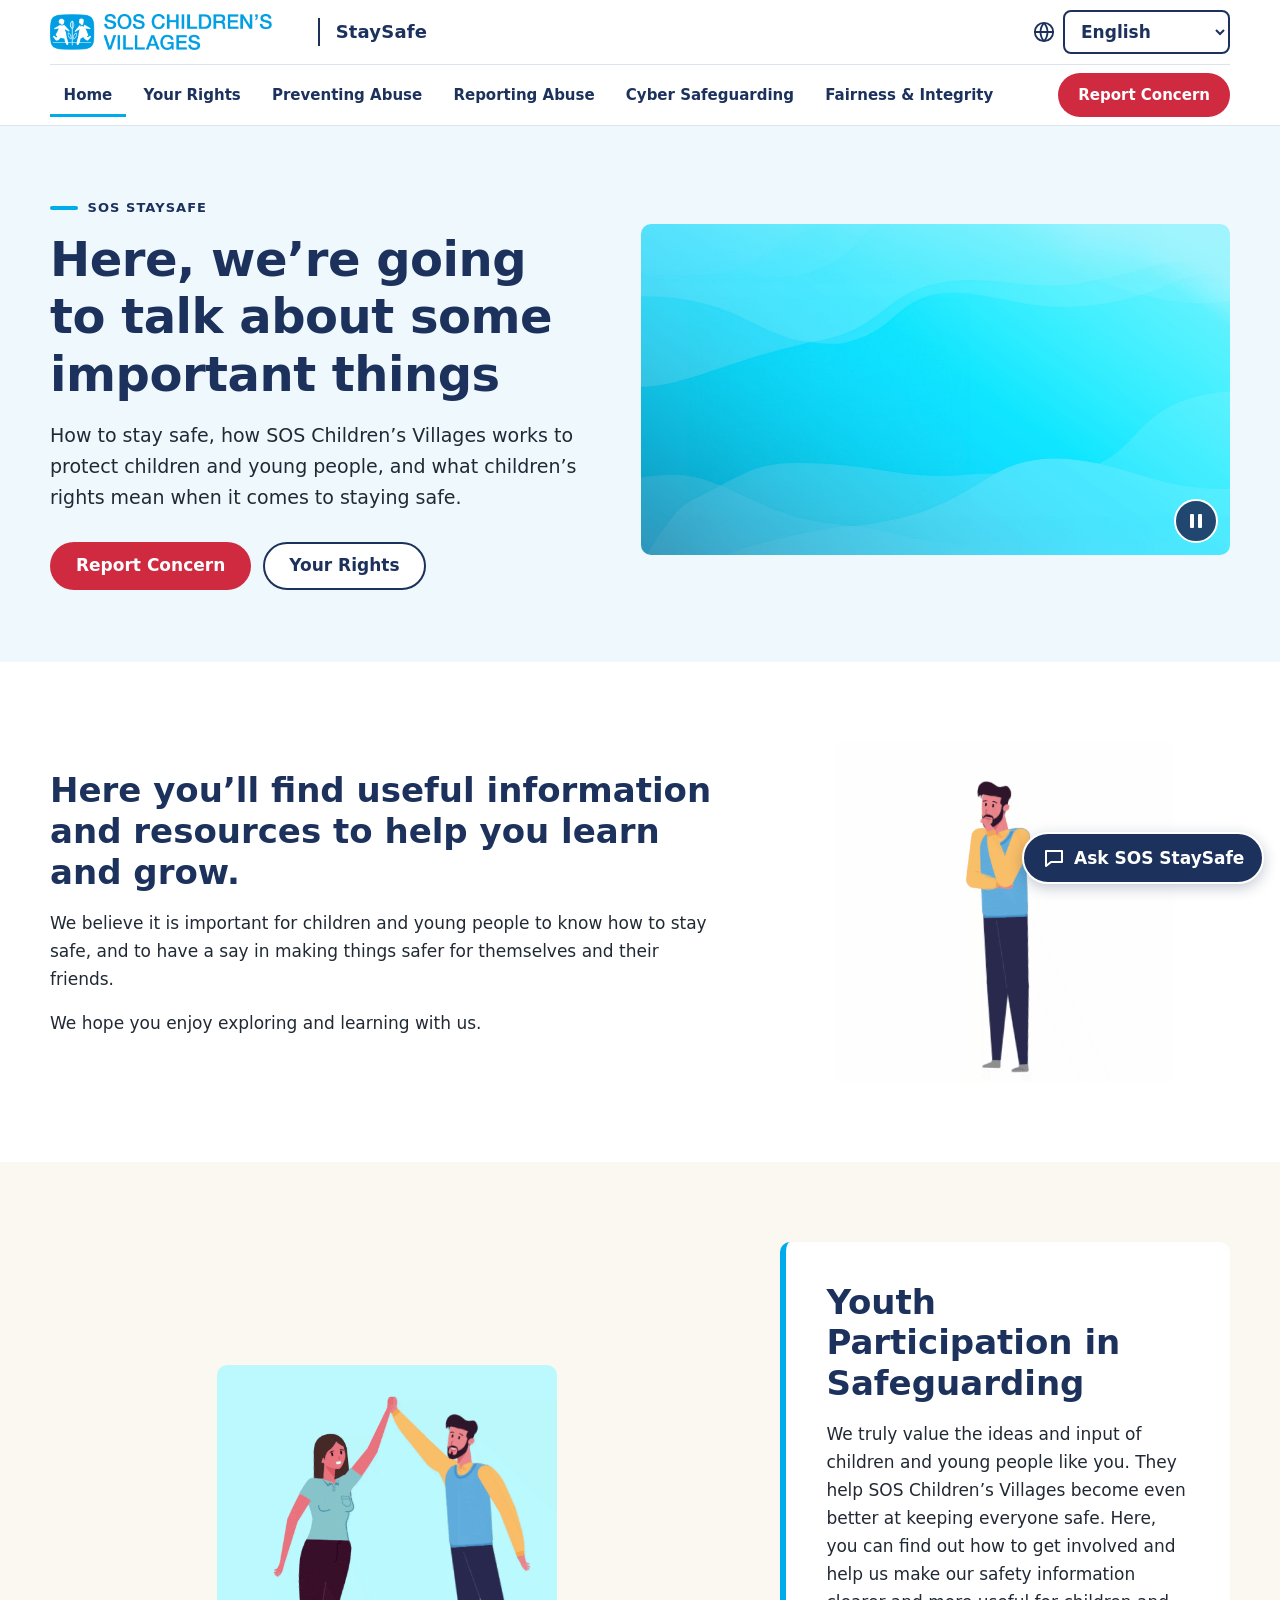
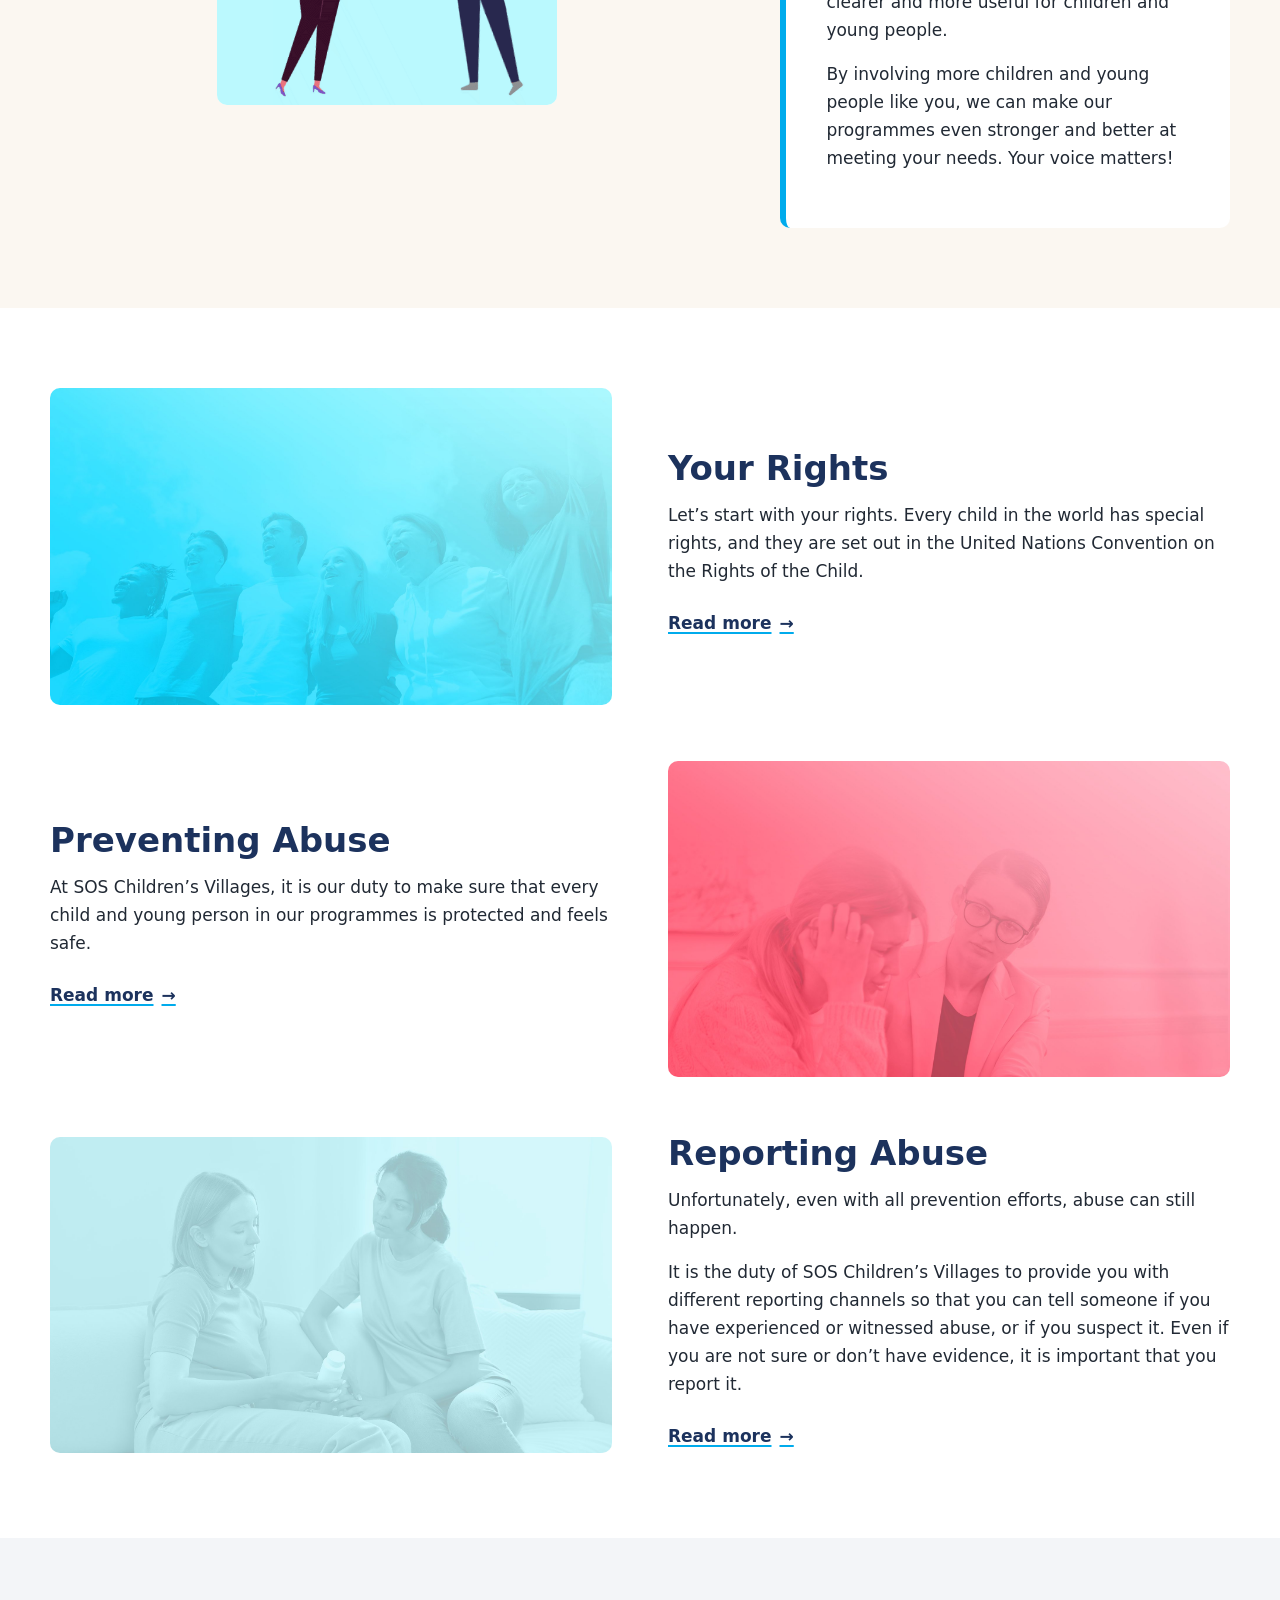
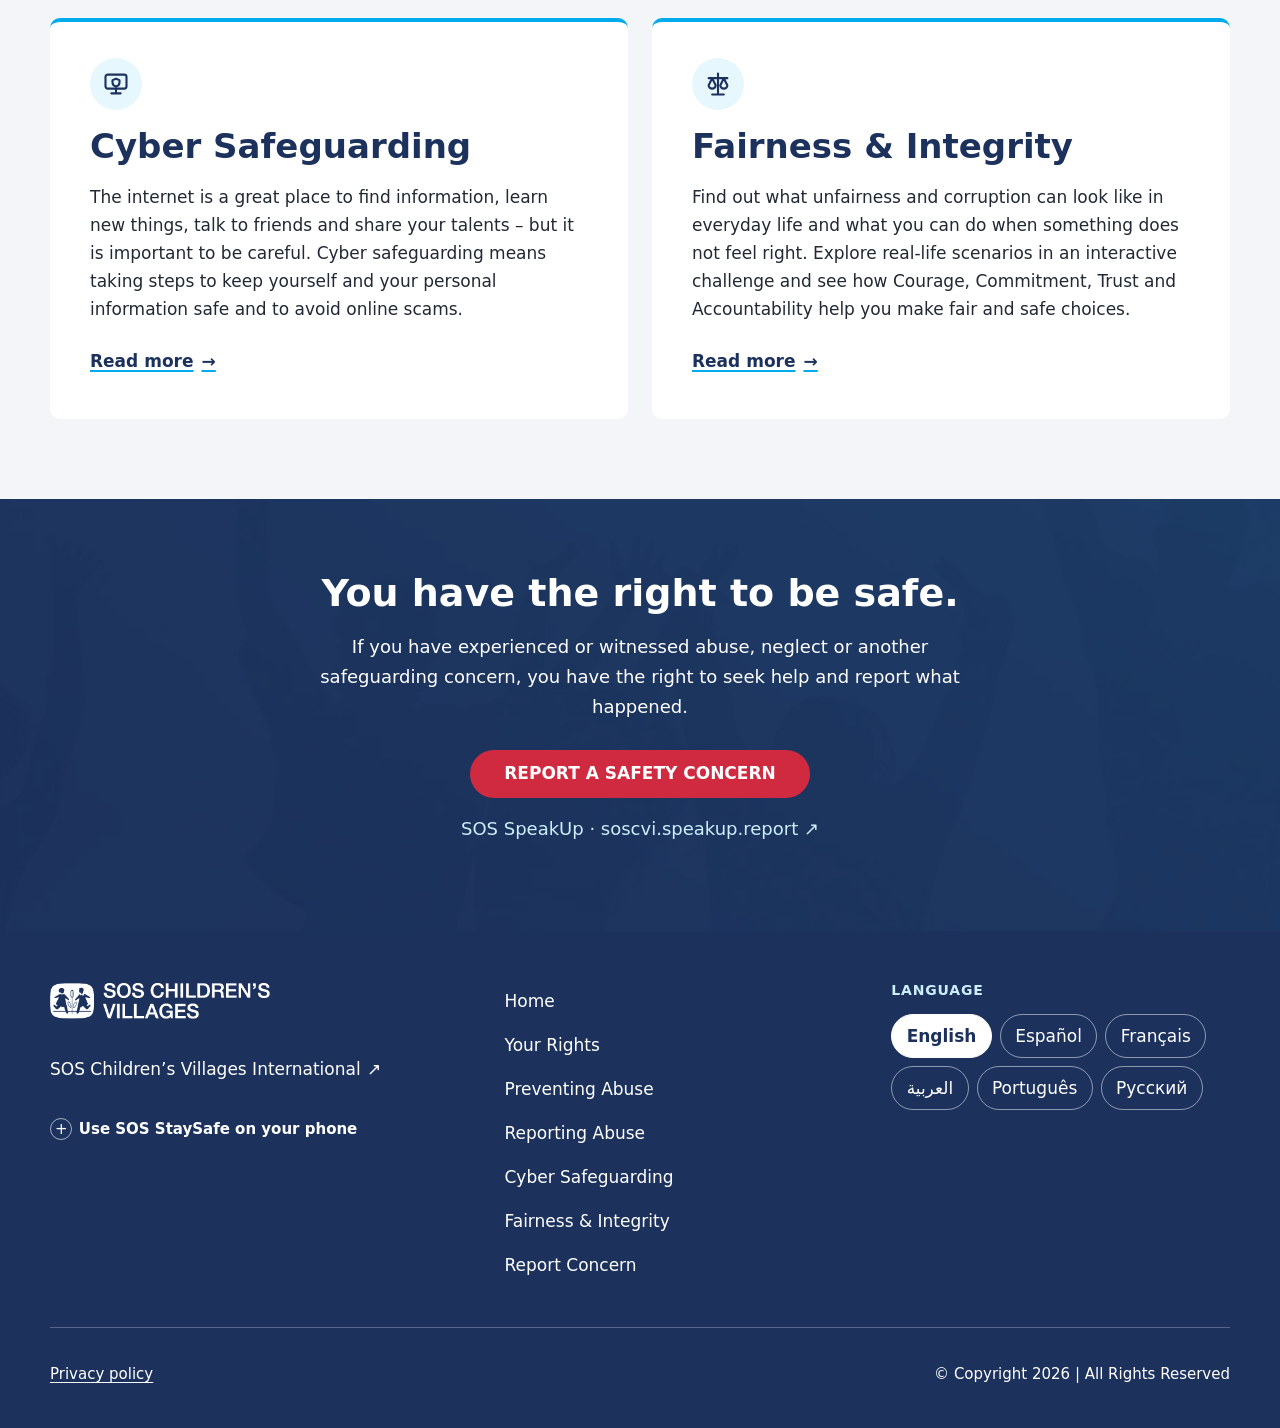
<file: index.html>
<!DOCTYPE html>
<html lang="en" dir="ltr">
<head>
<meta charset="utf-8">
<meta name="viewport" content="width=device-width, initial-scale=1">
<title>Home | SOS StaySafe</title>
<meta name="description" content="How to stay safe, how SOS Children’s Villages works to protect children and young people, and what children’s rights mean when it comes to staying safe.">
<link rel="canonical" href="https://sos-staysafe.com/">
<link rel="icon" type="image/png" href="Images/favicon.png">
<link rel="apple-touch-icon" href="Images/apple-touch-icon.png">
<link rel="manifest" href="manifest.webmanifest">
<meta name="theme-color" content="#1c325d">

<!-- Open Graph (link previews) -->
<meta property="og:type" content="website">
<meta property="og:site_name" content="SOS StaySafe">
<meta property="og:title" content="SOS StaySafe">
<meta property="og:description" content="How to stay safe, how SOS Children’s Villages works to protect children and young people, and what children’s rights mean when it comes to staying safe.">
<meta property="og:url" content="https://sos-staysafe.com/">
<meta property="og:image" content="https://sos-staysafe.com/Images/header-background.jpg">
<meta property="og:locale" content="en_GB">
<meta property="og:locale:alternate" content="es_ES">
<meta property="og:locale:alternate" content="fr_FR">
<meta property="og:locale:alternate" content="ar_AR">
<meta property="og:locale:alternate" content="pt_PT">
<meta property="og:locale:alternate" content="ru_RU">

<script>
  /* Runs before the page is drawn: marks JavaScript as available and applies the visitor's language and
     direction early, so Arabic never flashes left-to-right. Order of precedence: ?lang= in the address,
     then the language chosen earlier on this site, then the browser's preferred languages, then English. */
  (function () {
    var supported = ['en', 'es', 'fr', 'ar', 'pt', 'ru'];
    function pick(code) { var p = String(code || '').toLowerCase().split('-')[0]; return supported.indexOf(p) > -1 ? p : null; }
    var lang = null;
    try { lang = pick(new URLSearchParams(location.search).get('lang')) || pick(localStorage.getItem('sos-staysafe-lang')); } catch (e) { /* storage blocked */ }
    if (!lang) {
      var prefs = navigator.languages && navigator.languages.length ? navigator.languages : [navigator.language];
      for (var i = 0; i < prefs.length && !lang; i++) lang = pick(prefs[i]);
    }
    lang = lang || 'en';
    var root = document.documentElement;
    root.classList.add('js');
    root.dataset.lang = lang;
    if (lang === 'ar') root.dir = 'rtl';
    if (navigator.connection && navigator.connection.saveData) root.classList.add('save-data');
  })();
</script>
<link rel="stylesheet" href="site.css?v=2026-11-25">
</head>

<body>
<a class="skip-link" href="#main" data-i18n="ui.skip">Skip to main content</a>

<!-- ===================== HEADER ===================== -->
<header class="site-header">
  <div class="container header-inner">
    <a class="brand" href="index.html">
      <img src="Images/sos-logo-blue.png" width="702" height="114" alt="SOS Children’s Villages – SOS StaySafe home">
      <span class="brand-sub" aria-hidden="true">StaySafe</span>
    </a>

    <button class="nav-toggle" type="button" aria-expanded="false" aria-controls="nav-panel" data-i18n-attr="aria-label:ui.menu" aria-label="Menu">
      <span class="nav-toggle-bars" aria-hidden="true"></span>
    </button>

    <div class="nav-panel" id="nav-panel">
      <nav class="main-nav" data-i18n-attr="aria-label:ui.mainNav" aria-label="Main">
        <ul>
          <li><a href="index.html" aria-current="page" data-i18n="nav.home">Home</a></li>
          <li><a href="your-rights.html" data-i18n="nav.rights">Your Rights</a></li>
          <li><a href="preventing-abuse.html" data-i18n="nav.preventing">Preventing Abuse</a></li>
          <li><a href="reporting-abuse.html" data-i18n="nav.reporting">Reporting Abuse</a></li>
          <li><a href="cyber-safeguarding.html" data-i18n="nav.cyber">Cyber Safeguarding</a></li>
          <li><a href="fairness-integrity.html" data-i18n="nav.fairness">Fairness &amp; Integrity</a></li>
          <li class="nav-report"><a href="https://soscvi.speakup.report/en-GB/databreach/home" data-i18n="nav.report">Report Concern</a></li>
        </ul>
      </nav>

      <div class="lang-picker">
        <svg width="22" height="22" viewBox="0 0 24 24" fill="none" stroke="currentColor" stroke-width="2" aria-hidden="true"><circle cx="12" cy="12" r="10"/><path d="M2 12h20M12 2a15 15 0 0 1 0 20M12 2a15 15 0 0 0 0 20"/></svg>
        <label class="sr-only" for="lang-select" data-i18n="ui.language">Language</label>
        <select id="lang-select">
          <option value="en" lang="en">English</option>
          <option value="es" lang="es">Español</option>
          <option value="fr" lang="fr">Français</option>
          <option value="ar" lang="ar">العربية</option>
          <option value="pt" lang="pt">Português</option>
          <option value="ru" lang="ru">Русский</option>
        </select>
      </div>
    </div>
  </div>
</header>

<main id="main" tabindex="-1">

  <!-- ===================== HERO ===================== -->
  <section class="hero" aria-labelledby="hero-title">
    <div class="container hero-grid">
      <div>
        <p class="eyebrow">SOS StaySafe</p>
        <h1 id="hero-title" data-i18n="hero.title">Here, we’re going to talk about some important things</h1>
        <p class="lead" data-i18n="hero.text">How to stay safe, how SOS Children’s Villages works to protect children and young people, and what children’s rights mean when it comes to staying safe.</p>
        <div class="actions">
          <a class="btn btn-report" href="https://soscvi.speakup.report/en-GB/databreach/home" data-i18n="nav.report">Report Concern</a>
          <a class="btn btn-outline" href="your-rights.html" data-i18n="nav.rights">Your Rights</a>
        </div>
      </div>
      <div class="hero-media">
        <!-- The language's video is chosen by site.js, only when motion is allowed; the poster is the still fallback. -->
        <video id="hero-video" muted loop playsinline preload="none" poster="Images/header-background.jpg" aria-hidden="true" tabindex="-1"></video>
        <button class="motion-toggle" id="motion-toggle" type="button" aria-pressed="false" data-i18n-attr="aria-label:ui.pause" aria-label="Pause animations">
          <span class="icon-pause" aria-hidden="true"></span>
          <span class="icon-play" aria-hidden="true"></span>
        </button>
      </div>
    </div>
  </section>

  <!-- ===================== INTRODUCTION ===================== -->
  <section class="section" aria-labelledby="intro-title">
    <div class="container split">
      <div>
        <h2 id="intro-title" data-i18n="intro.title">Here you’ll find useful information and resources to help you learn and grow.</h2>
        <p data-i18n="intro.text1">We believe it is important for children and young people to know how to stay safe, and to have a say in making things safer for themselves and their friends.</p>
        <p data-i18n="intro.text2">We hope you enjoy exploring and learning with us.</p>
      </div>
      <figure class="illustration">
        <img class="anim" src="Images/powtoon-22.gif" width="540" height="540" alt="" loading="lazy" decoding="async">
      </figure>
    </div>
  </section>

  <!-- ===================== YOUTH PARTICIPATION ===================== -->
  <section class="section section-warm" aria-labelledby="youth-title">
    <div class="container split split-reverse">
      <div class="panel">
        <h2 id="youth-title" data-i18n="youth.title">Youth Participation in Safeguarding</h2>
        <p data-i18n="youth.text1">We truly value the ideas and input of children and young people like you. They help SOS Children’s Villages become even better at keeping everyone safe. Here, you can find out how to get involved and help us make our safety information clearer and more useful for children and young people.</p>
        <p data-i18n="youth.text2">By involving more children and young people like you, we can make our programmes even stronger and better at meeting your needs. Your voice matters!</p>
      </div>
      <figure class="illustration">
        <img class="anim" src="Images/powtoon-24.gif" width="540" height="540" alt="" loading="lazy" decoding="async">
      </figure>
    </div>
  </section>

  <!-- ===================== RIGHTS, PREVENTION, REPORTING ===================== -->
  <section class="section">
    <div class="container topics">
      <article class="topic" aria-labelledby="rights-title">
        <img src="Images/home-your-rights-background.jpg" width="1920" height="1098" alt="" loading="lazy" decoding="async">
        <div class="topic-body">
          <h2 id="rights-title" data-i18n="rights.title">Your Rights</h2>
          <p data-i18n="rights.text">Let’s start with your rights. Every child in the world has special rights, and they are set out in the United Nations Convention on the Rights of the Child.</p>
          <a class="text-link" id="rights-link" href="your-rights.html" aria-labelledby="rights-link rights-title"><span data-i18n="readMore">Read more</span><span class="arrow" aria-hidden="true">→</span></a>
        </div>
      </article>

      <article class="topic" aria-labelledby="preventing-title">
        <img src="Images/home-preventing-abuse-background.jpg" width="1920" height="1103" alt="" loading="lazy" decoding="async">
        <div class="topic-body">
          <h2 id="preventing-title" data-i18n="preventing.title">Preventing Abuse</h2>
          <p data-i18n="preventing.text">At SOS Children’s Villages, it is our duty to make sure that every child and young person in our programmes is protected and feels safe.</p>
          <a class="text-link" id="preventing-link" href="preventing-abuse.html" aria-labelledby="preventing-link preventing-title"><span data-i18n="readMore">Read more</span><span class="arrow" aria-hidden="true">→</span></a>
        </div>
      </article>

      <article class="topic" aria-labelledby="reporting-title">
        <img src="Images/home-reporting-abuse-background.jpg" width="1920" height="1063" alt="" loading="lazy" decoding="async">
        <div class="topic-body">
          <h2 id="reporting-title" data-i18n="reporting.title">Reporting Abuse</h2>
          <p data-i18n="reporting.text">Unfortunately, even with all prevention efforts, abuse can still happen.</p>
          <p data-i18n="reporting.text2">It is the duty of SOS Children’s Villages to provide you with different reporting channels so that you can tell someone if you have experienced or witnessed abuse, or if you suspect it. Even if you are not sure or don’t have evidence, it is important that you report it.</p>
          <a class="text-link" id="reporting-link" href="reporting-abuse.html" aria-labelledby="reporting-link reporting-title"><span data-i18n="readMore">Read more</span><span class="arrow" aria-hidden="true">→</span></a>
        </div>
      </article>
    </div>
  </section>

  <!-- ===================== CYBER SAFEGUARDING, FAIRNESS & INTEGRITY ===================== -->
  <section class="section section-grey">
    <div class="container cards">
      <article class="card" aria-labelledby="cyber-title">
        <span class="card-icon" aria-hidden="true"><svg viewBox="0 0 24 24" width="28" height="28" focusable="false"><rect x="3" y="4" width="18" height="12" rx="2"/><path d="M8 20h8M12 16v4M12 7.5l3 1.2v2c0 1.8-1.3 3-3 3.5-1.7-.5-3-1.7-3-3.5v-2z"/></svg></span>
        <h2 id="cyber-title" data-i18n="cyber.title">Cyber Safeguarding</h2>
        <p data-i18n="cyber.text">The internet is a great place to find information, learn new things, talk to friends and share your talents – but it is important to be careful. Cyber safeguarding means taking steps to keep yourself and your personal information safe and to avoid online scams.</p>
        <a class="text-link" id="cyber-link" href="cyber-safeguarding.html" aria-labelledby="cyber-link cyber-title"><span data-i18n="readMore">Read more</span><span class="arrow" aria-hidden="true">→</span></a>
      </article>

      <article class="card" aria-labelledby="fairness-title">
        <span class="card-icon" aria-hidden="true"><svg viewBox="0 0 24 24" width="28" height="28" focusable="false"><path d="M12 3v18M7 21h10M4 7h16M7 7l-3 6a3 3 0 0 0 6 0zM17 7l-3 6a3 3 0 0 0 6 0z"/></svg></span>
        <h2 id="fairness-title" data-i18n="nav.fairness">Fairness &amp; Integrity</h2>
        <p data-i18n="fairness.text">Find out what unfairness and corruption can look like in everyday life and what you can do when something does not feel right. Explore real-life scenarios in an interactive challenge and see how Courage, Commitment, Trust and Accountability help you make fair and safe choices.</p>
        <a class="text-link" id="fairness-link" href="fairness-integrity.html" aria-labelledby="fairness-link fairness-title"><span data-i18n="readMore">Read more</span><span class="arrow" aria-hidden="true">→</span></a>
      </article>
    </div>
  </section>

  <!-- ===================== REPORT A SAFETY CONCERN ===================== -->
  <section class="report-cta on-dark" aria-labelledby="cta-title">
    <div class="container">
      <h2 id="cta-title" data-i18n="cta.title">You have the right to be safe.</h2>
      <p data-i18n="cta.text">If you have experienced or witnessed abuse, neglect or another safeguarding concern, you have the right to seek help and report what happened.</p>
      <a class="btn btn-report" href="https://soscvi.speakup.report/en-GB/databreach/home" data-i18n="cta.button">REPORT A SAFETY CONCERN</a>
      <!-- Shows where the button leads: reports go to the SOS SpeakUp channel, not to this website -->
      <p class="channel-note" dir="ltr">SOS SpeakUp · soscvi.speakup.report <span aria-hidden="true">↗</span></p>
    </div>
  </section>
</main>

<!-- ===================== FOOTER ===================== -->
<footer class="site-footer on-dark">
  <div class="container">
    <div class="footer-grid">
      <div>
        <a class="footer-brand" href="index.html">
          <img src="Images/sos-logo-white.png" width="366" height="60" alt="SOS Children’s Villages – SOS StaySafe home" loading="lazy" decoding="async">
        </a>
        <p class="footer-org"><a href="https://www.sos-childrensvillages.org/" target="_blank" rel="noopener"><span data-i18n="ui.intl">SOS Children’s Villages International</span><span class="sr-only" data-i18n="ui.newTab">(opens in a new tab)</span><span aria-hidden="true">↗</span></a></p>
        <details class="footer-install">
          <summary data-i18n="ui.install.title">Use SOS StaySafe on your phone</summary>
          <p data-i18n="ui.install.android">Android: open the browser menu (⋮) and choose “Install app” or “Add to Home screen”.</p>
          <p data-i18n="ui.install.ios">iPhone or iPad: in Safari, tap Share, then “Add to Home Screen”.</p>
          <p data-i18n="ui.install.offline">Pages you have opened then work without internet. Reporting a concern on SOS SpeakUp always needs internet.</p>
        </details>
      </div>

      <nav data-i18n-attr="aria-label:ui.footerNav" aria-label="Footer">
        <ul class="footer-links">
          <li><a href="index.html" data-i18n="nav.home">Home</a></li>
          <li><a href="your-rights.html" data-i18n="nav.rights">Your Rights</a></li>
          <li><a href="preventing-abuse.html" data-i18n="nav.preventing">Preventing Abuse</a></li>
          <li><a href="reporting-abuse.html" data-i18n="nav.reporting">Reporting Abuse</a></li>
          <li><a href="cyber-safeguarding.html" data-i18n="nav.cyber">Cyber Safeguarding</a></li>
          <li><a href="fairness-integrity.html" data-i18n="nav.fairness">Fairness &amp; Integrity</a></li>
          <li><a href="https://soscvi.speakup.report/en-GB/databreach/home" data-i18n="nav.report">Report Concern</a></li>
        </ul>
      </nav>

      <div>
        <p class="footer-heading" id="footer-lang-heading" data-i18n="ui.language">Language</p>
        <ul class="footer-langs" aria-labelledby="footer-lang-heading">
          <li><button type="button" data-lang="en" lang="en" aria-pressed="true">English</button></li>
          <li><button type="button" data-lang="es" lang="es" aria-pressed="false">Español</button></li>
          <li><button type="button" data-lang="fr" lang="fr" aria-pressed="false">Français</button></li>
          <li><button type="button" data-lang="ar" lang="ar" aria-pressed="false">العربية</button></li>
          <li><button type="button" data-lang="pt" lang="pt" aria-pressed="false">Português</button></li>
          <li><button type="button" data-lang="ru" lang="ru" aria-pressed="false">Русский</button></li>
        </ul>
      </div>
    </div>

    <div class="footer-bottom">
      <a href="privacy-policy.html" data-i18n="nav.privacy">Privacy policy</a>
      <p>© <span data-i18n="footer.copyright">Copyright</span> <span id="year">2026</span> | <span data-i18n="footer.rights">All Rights Reserved</span></p>
    </div>
  </div>
</footer>

<script>
/* Page settings and this page's translations (es, fr, ar, pt, ru). Navigation, footer and interface text
   are shared and live in site.js. REVIEW: intro.title, intro.text2, cta.text and fairness.text realigned with the current English, and Arabic cta.title in the masculine generic form (25 Nov 2026); the rest are the approved WordPress translations. */
window.STAYSAFE_PAGE = {
  titleKey: "nav.home",
  descKey: "hero.text",
  video: "homepage-banner",
  translations: {
    "es": {
      "hero.title": "Aquí vamos a hablar de cosas realmente importantes",
      "hero.text": "Por ejemplo, cómo mantenerse a salvo, cómo hacer que Aldeas Infantiles SOS proteja aún mejor a los niños y jóvenes, y qué significan los derechos del niño cuando se trata de mantenerse a salvo.",
      "intro.title": "Aquí encontrarás información y recursos útiles que te ayudarán a aprender y crecer.",
      "intro.text1": "Creemos que es muy importante que los niños y los jóvenes sepan cómo mantenerse a salvo y puedan opinar sobre cómo hacer que las cosas sean aún más seguras para ellos y sus amigos.",
      "intro.text2": "Esperamos que disfrutes explorando y aprendiendo con nosotros.",
      "youth.title": "Participación de los jóvenes en la protección",
      "youth.text1": "Valoramos mucho las ideas y las aportaciones de niños y jóvenes como tú: son muy importantes para que Aldeas Infantiles SOS mejore aún más la seguridad de todos. En esta página descubrirás cómo puedes participar y ayudarnos a que nuestro material de seguridad sea aún más comprensible y útil para niños y jóvenes.",
      "youth.text2": "Si conseguimos que participen más niños y jóvenes como tú, nuestros programas serán aún más sólidos y responderán mejor a tus necesidades. ¡Tu voz importa!",
      "rights.title": "Sus derechos",
      "rights.text": "Empecemos hablando de tus derechos. Todos los niños del mundo tienen algunos derechos especiales, y todos ellos están recogidos en algo llamado «Convención de las Naciones Unidas sobre los Derechos del Niño».",
      "preventing.title": "Prevención de abusos",
      "preventing.text": "En Aldeas Infantiles SOS, es nuestro deber asegurarnos de que todos los niños y jóvenes que participan en nuestros programas estén protegidos y se sientan seguros.",
      "reporting.title": "Denuncia de malos tratos",
      "reporting.text": "Lamentablemente, incluso con todos los esfuerzos de prevención, los abusos pueden seguir produciéndose.",
      "reporting.text2": "Aldeas Infantiles SOS tiene el deber de poner a tu disposición diferentes canales de denuncia para que puedas informar a la gente si has sufrido o presenciado abusos o simplemente lo sospechas. Aunque no estés seguro o no tengas pruebas, es importante que lo denuncies.",
      "cyber.title": "Ciberseguridad",
      "cyber.text": "A través de Internet puedes encontrar mucha información interesante y aprender cosas nuevas, es una forma de hablar con los amigos y mostrar tu talento... ¡pero tienes que tener cuidado! Ciberprotección significa tomar medidas para mantener a salvo su información personal y a usted mismo y evitar las estafas en línea.",
      "cta.title": "Tienes derecho a estar seguro.",
      "cta.text": "Si has sufrido o presenciado malos tratos, abandono u otra situación que afecte a tu protección, tienes derecho a pedir ayuda y a denunciar lo ocurrido.",
      "cta.button": "NOTIFICAR UN PROBLEMA DE SEGURIDAD",
      "fairness.text": "Descubre cómo pueden ser la injusticia y la corrupción en la vida cotidiana y qué puedes hacer cuando algo no te parece bien. Explora situaciones de la vida real en un reto interactivo y descubre cómo el Valor, el Compromiso, la Confianza y la Responsabilidad te ayudan a tomar decisiones justas y seguras."
    },
    "fr": {
      "hero.title": "Ici, nous allons parler de choses très importantes",
      "hero.text": "Par exemple, comment rester en sécurité, faire en sorte que SOS Villages d'Enfants protège encore mieux les enfants et les jeunes, et comprendre ce que les droits de l'enfant signifient lorsqu'il s'agit de rester en sécurité.",
      "intro.title": "Vous trouverez ici des informations et des ressources utiles pour vous aider à apprendre et à grandir.",
      "intro.text1": "Nous pensons qu'il est très important que les enfants et les jeunes sachent comment rester en sécurité et qu'ils aient leur mot à dire sur la manière de rendre les choses encore plus sûres pour eux-mêmes et leurs amis.",
      "intro.text2": "Nous espérons que vous aimerez découvrir et apprendre avec nous.",
      "youth.title": "Participation des jeunes à la sauvegarde",
      "youth.text1": "Nous apprécions vraiment les idées et les contributions d'enfants et de jeunes comme vous - elles jouent un rôle important pour que SOS Villages d'Enfants puisse encore mieux assurer la sécurité de tous. Sur cette page, vous découvrirez comment vous pouvez vous impliquer et nous aider à rendre notre matériel de sécurité encore plus compréhensible et utile pour les enfants et les jeunes.",
      "youth.text2": "En faisant participer davantage d'enfants et de jeunes comme vous, nous pouvons renforcer nos programmes et mieux répondre à vos besoins. Votre voix compte !",
      "rights.title": "Vos droits",
      "rights.text": "Commençons par parler de vos droits ! Chaque enfant dans le monde a des droits particuliers, qui sont énoncés dans la \"Convention des Nations unies relative aux droits de l'enfant\".",
      "preventing.title": "Prévenir les abus",
      "preventing.text": "Au Village d'Enfants SOS, il est de notre devoir de veiller à ce que chaque enfant et jeune personne participant à nos programmes soit protégé et se sente en sécurité.",
      "reporting.title": "Signaler un abus",
      "reporting.text": "Malheureusement, malgré tous les efforts de prévention, des abus peuvent encore se produire.",
      "reporting.text2": "Il est du devoir de SOS Villages d'Enfants de vous fournir différents canaux de signalement afin que vous puissiez informer les gens si vous avez vécu ou été témoin d'un abus ou si vous le soupçonnez. Même si vous n'êtes pas sûr ou si vous n'avez pas de preuves, il est important que vous le signaliez.",
      "cyber.title": "Sauvegarde cybernétique",
      "cyber.text": "Grâce à Internet, tu peux trouver des tas d'informations intéressantes et apprendre de nouvelles choses. C'est aussi un moyen de parler à tes amis et de montrer tes talents, mais tu dois faire attention ! La cyberprotection consiste à prendre des mesures pour assurer la sécurité de vos informations personnelles et de vous-même et éviter les escroqueries en ligne.",
      "cta.title": "Vous avez le droit d'être en sécurité.",
      "cta.text": "Si vous avez subi ou été témoin d’abus, de négligence ou d’une autre situation qui menace votre protection, vous avez le droit de demander de l’aide et de signaler ce qui s’est passé.",
      "cta.button": "SIGNALER UN PROBLÈME DE SÉCURITÉ",
      "fairness.text": "Découvrez à quoi peuvent ressembler l’injustice et la corruption dans la vie quotidienne et ce que vous pouvez faire quand quelque chose ne vous semble pas juste. Explorez des situations réelles dans un défi interactif et voyez comment le Courage, l’Engagement, la Confiance et la Responsabilité vous aident à faire des choix justes et sûrs."
    },
    "ar": {
      "hero.title": "سنتحدث هنا عن بعض الأمور المهمة حقاً",
      "hero.text": "مثل كيفية البقاء في أمان، وجعل قرى الأطفال SOS أفضل في حماية الأطفال واليافعين، وفهم ما تعنيه حقوق الطفل عندما يتعلق الأمر بالبقاء في أمان.",
      "intro.title": "ستجد هنا معلومات وموارد مفيدة تساعدك على التعلّم والنمو.",
      "intro.text1": "نعتقد أنه من المهم جداً أن يعرف الأطفال والشباب كيفية الحفاظ على سلامتهم وأن يكون لهم رأي في كيفية جعل الأمور أكثر أماناً لأنفسهم ولأصدقائهم.",
      "intro.text2": "نأمل أن تستمتع بالاستكشاف والتعلّم معنا.",
      "youth.title": "مشاركة الشباب في الحماية",
      "youth.text1": "نحن نقدر حقًا الأفكار والمدخلات المقدمة من الأطفال والشباب مثلك - إنها مهمة كبيرة في جعل قرى الأطفال SOS أفضل في الحفاظ على سلامة الجميع. هنا في هذه الصفحة، ستكتشف كيف يمكنك المشاركة ومساعدتنا في جعل أمور السلامة لدينا أكثر قابلية للفهم ومفيدة للأطفال والشباب.",
      "youth.text2": "من خلال إشراك المزيد من الأطفال والشباب مثلك، يمكننا أن نجعل برامجنا أقوى وأفضل في تلبية احتياجاتك. صوتك مهم!",
      "rights.title": "حقوقك",
      "rights.text": "دعنا نبدأ بالحديث عن حقوقك! لكل طفل في جميع أنحاء العالم بعض الحقوق الخاصة، وجميعها منصوص عليها في شيء يسمى ”اتفاقية الأمم المتحدة لحقوق الطفل“.",
      "preventing.title": "منع إساءة المعاملة",
      "preventing.text": "في قرية الأطفال SOS، من واجبنا أن نتأكد من أن كل طفل وشاب في برامجنا محمي ويشعر بالأمان.",
      "reporting.title": "الإبلاغ عن إساءة المعاملة",
      "reporting.text": "لسوء الحظ، حتى مع كل جهود الوقاية، لا يزال من الممكن حدوث سوء المعاملة.",
      "reporting.text2": "من واجب قرى الأطفال SOS أن توفر لك قنوات مختلفة للإبلاغ حتى تتمكن من إخبار الناس إذا كنت قد تعرضت أو شاهدت إساءة معاملة أو مجرد الاشتباه في ذلك. حتى لو لم تكن متأكدًا أو لم يكن لديك دليل، فمن المهم أن تبلغ عن ذلك.",
      "cyber.title": "الحماية السيبرانية",
      "cyber.text": "من خلال الإنترنت، يمكنك العثور على الكثير من المعلومات الرائعة وتعلم أشياء جديدة، إنها طريقة للتحدث مع الأصدقاء وإظهار مواهبك - ولكن عليك الحذر! تعني الحماية الإلكترونية اتخاذ الخطوات اللازمة للحفاظ على معلوماتك الشخصية وعلى سلامتك الشخصية وتجنب عمليات الاحتيال عبر الإنترنت.",
      "cta.title": "من حقك أن تكون آمناً.",
      "cta.text": "إذا تعرّضت للإساءة أو الإهمال أو لأي مشكلة أخرى تتعلق بالحماية، أو شهدت ذلك، فمن حقك أن تطلب المساعدة وأن تبلغ عمّا حدث.",
      "cta.button": "الإبلاغ عن مخاوف تتعلق بالسلامة",
      "fairness.text": "اكتشف كيف يمكن أن يبدو الظلم والفساد في الحياة اليومية، وما الذي يمكنك فعله عندما تشعر أن شيئاً ما ليس صحيحاً. استكشف مواقف من الحياة الواقعية في تحدٍّ تفاعلي، وتعرّف على كيف تساعدك الشجاعة والالتزام والثقة والمساءلة على اتخاذ خيارات عادلة وآمنة."
    },
    "pt": {
      "hero.title": "Aqui, vamos falar de coisas muito importantes",
      "hero.text": "Por exemplo, como se manter em segurança, tornando as Aldeias de Crianças SOS ainda melhores na proteção de crianças e jovens e compreendendo o que significam os direitos das crianças quando se trata de se manter em segurança.",
      "intro.title": "Aqui encontrará informações e recursos úteis que o ajudarão a aprender e a crescer.",
      "intro.text1": "Acreditamos que é muito importante que as crianças e os jovens saibam como se manterem seguros e que tenham uma palavra a dizer sobre como tornar as coisas ainda mais seguras para eles e para os seus amigos.",
      "intro.text2": "Esperamos que goste de explorar e aprender connosco.",
      "youth.title": "Participação dos jovens na proteção",
      "youth.text1": "Valorizamos muito as ideias e os contributos de crianças e jovens como tu - é muito importante para tornar as Aldeias de Crianças SOS ainda melhores na manutenção da segurança de todos. Nesta página, descobrirá como pode participar e ajudar-nos a tornar o nosso material de segurança ainda mais compreensível e útil para crianças e jovens.",
      "youth.text2": "Com a participação de mais crianças e jovens como vocês, podemos tornar os nossos programas ainda mais fortes e mais adequados às vossas necessidades. A sua voz é importante!",
      "rights.title": "Os seus direitos",
      "rights.text": "Vamos começar por falar dos seus direitos! Todas as crianças do mundo têm alguns direitos especiais, e todos eles estão definidos numa coisa chamada “Convenção das Nações Unidas sobre os Direitos da Criança”.",
      "preventing.title": "Prevenção de abusos",
      "preventing.text": "Na Aldeia de Crianças SOS, é nosso dever certificarmo-nos de que todas as crianças e jovens nos nossos programas estão protegidos e se sentem seguros.",
      "reporting.title": "Denúncia de abusos",
      "reporting.text": "Infelizmente, mesmo com todos os esforços de prevenção, os abusos podem continuar a acontecer.",
      "reporting.text2": "É dever das Aldeias de Crianças SOS proporcionar-lhe diferentes canais de denúncia para que possa contar às pessoas se tiver sofrido ou testemunhado um abuso ou apenas suspeitar dele. Mesmo que não tenha a certeza ou não disponha de provas, é importante que comunique o facto.",
      "cyber.title": "Proteção cibernética",
      "cyber.text": "Através da Internet, é possível encontrar muitas informações interessantes e aprender coisas novas, é uma forma de falar com os amigos e mostrar os seus talentos - mas é preciso ter cuidado! A proteção cibernética significa tomar medidas para manter as suas informações pessoais e a si próprio em segurança e evitar fraudes em linha.",
      "cta.title": "Tem o direito de estar em segurança.",
      "cta.text": "Se sofreu ou presenciou abuso, negligência ou outra situação que ponha em causa a sua proteção, tem o direito de pedir ajuda e de comunicar o que aconteceu.",
      "cta.button": "COMUNICAR UM PROBLEMA DE SEGURANÇA",
      "fairness.text": "Descubra como podem ser a injustiça e a corrupção no dia a dia e o que pode fazer quando algo não lhe parece bem. Explore situações da vida real num desafio interativo e veja como a Coragem, o Compromisso, a Confiança e a Responsabilidade o ajudam a fazer escolhas justas e seguras."
    },
    "ru": {
      "hero.title": "Здесь мы поговорим о действительно важных вещах.",
      "hero.text": "Например, как оставаться в безопасности, как сделать SOS Детские деревни еще лучше в защите детей и подростков и как понять, что означают права ребенка, когда речь идет о безопасности.",
      "intro.title": "Здесь вы найдёте полезную информацию и материалы, которые помогут вам учиться и развиваться.",
      "intro.text1": "Мы считаем, что для детей и подростков очень важно знать, как обеспечить безопасность, и иметь возможность высказать свое мнение о том, как сделать все еще более безопасным для себя и своих друзей.",
      "intro.text2": "Надеемся, вам понравится изучать новое вместе с нами.",
      "youth.title": "Участие молодежи в охране",
      "youth.text1": "Мы очень ценим идеи и вклад таких детей и молодых людей, как вы, - это очень важно для того, чтобы сделать SOS Детские деревни еще лучше в обеспечении безопасности каждого. На этой странице вы узнаете, как можно принять участие и помочь нам сделать наши материалы по безопасности еще более понятными и полезными для детей и подростков.",
      "youth.text2": "Вовлекая в процесс больше детей и молодых людей, таких как вы, мы сможем сделать наши программы еще сильнее и лучше удовлетворять ваши потребности. Ваш голос имеет значение!",
      "rights.title": "Ваши права",
      "rights.text": "Давайте начнем с разговора о ваших правах! У каждого ребенка в мире есть особые права, и все они прописаны в так называемой «Конвенции ООН о правах ребенка».",
      "preventing.title": "Предотвращение злоупотреблений",
      "preventing.text": "В Детской деревне - SOS мы обязаны позаботиться о том, чтобы каждый ребенок и подросток, участвующий в наших программах, был защищен и чувствовал себя в безопасности.",
      "reporting.title": "Сообщение о злоупотреблениях",
      "reporting.text": "К сожалению, даже несмотря на все профилактические меры, злоупотребления все равно могут случаться.",
      "reporting.text2": "SOS Детские деревни обязаны предоставить вам различные каналы связи, чтобы вы могли рассказать людям, если вы стали свидетелем или свидетелем жестокого обращения или просто подозреваете его. Даже если вы не уверены или у вас нет доказательств, важно сообщить об этом.",
      "cyber.title": "Кибербезопасность",
      "cyber.text": "В интернете можно найти много интересной информации и узнать что-то новое, это способ пообщаться с друзьями и продемонстрировать свои таланты - но нужно быть осторожным! Кибербезопасность - это меры по сохранению личной информации и защите от мошенничества в Интернете.",
      "cta.title": "Вы имеете право на безопасность.",
      "cta.text": "Если вы подверглись насилию, пренебрежению или другой угрозе безопасности либо стали их свидетелем, вы имеете право обратиться за помощью и сообщить о случившемся.",
      "cta.button": "СООБЩИТЬ О ПРОБЛЕМЕ БЕЗОПАСНОСТИ",
      "fairness.text": "Узнайте, как несправедливость и коррупция могут выглядеть в повседневной жизни и что делать, если что-то кажется неправильным. Пройдите интерактивное испытание с жизненными ситуациями и узнайте, как Смелость, Приверженность, Доверие и Ответственность помогают делать честный и безопасный выбор."
    }
  }
};
</script>
<script src="site.js?v=2026-11-25"></script>
</body>
</html>
</file>
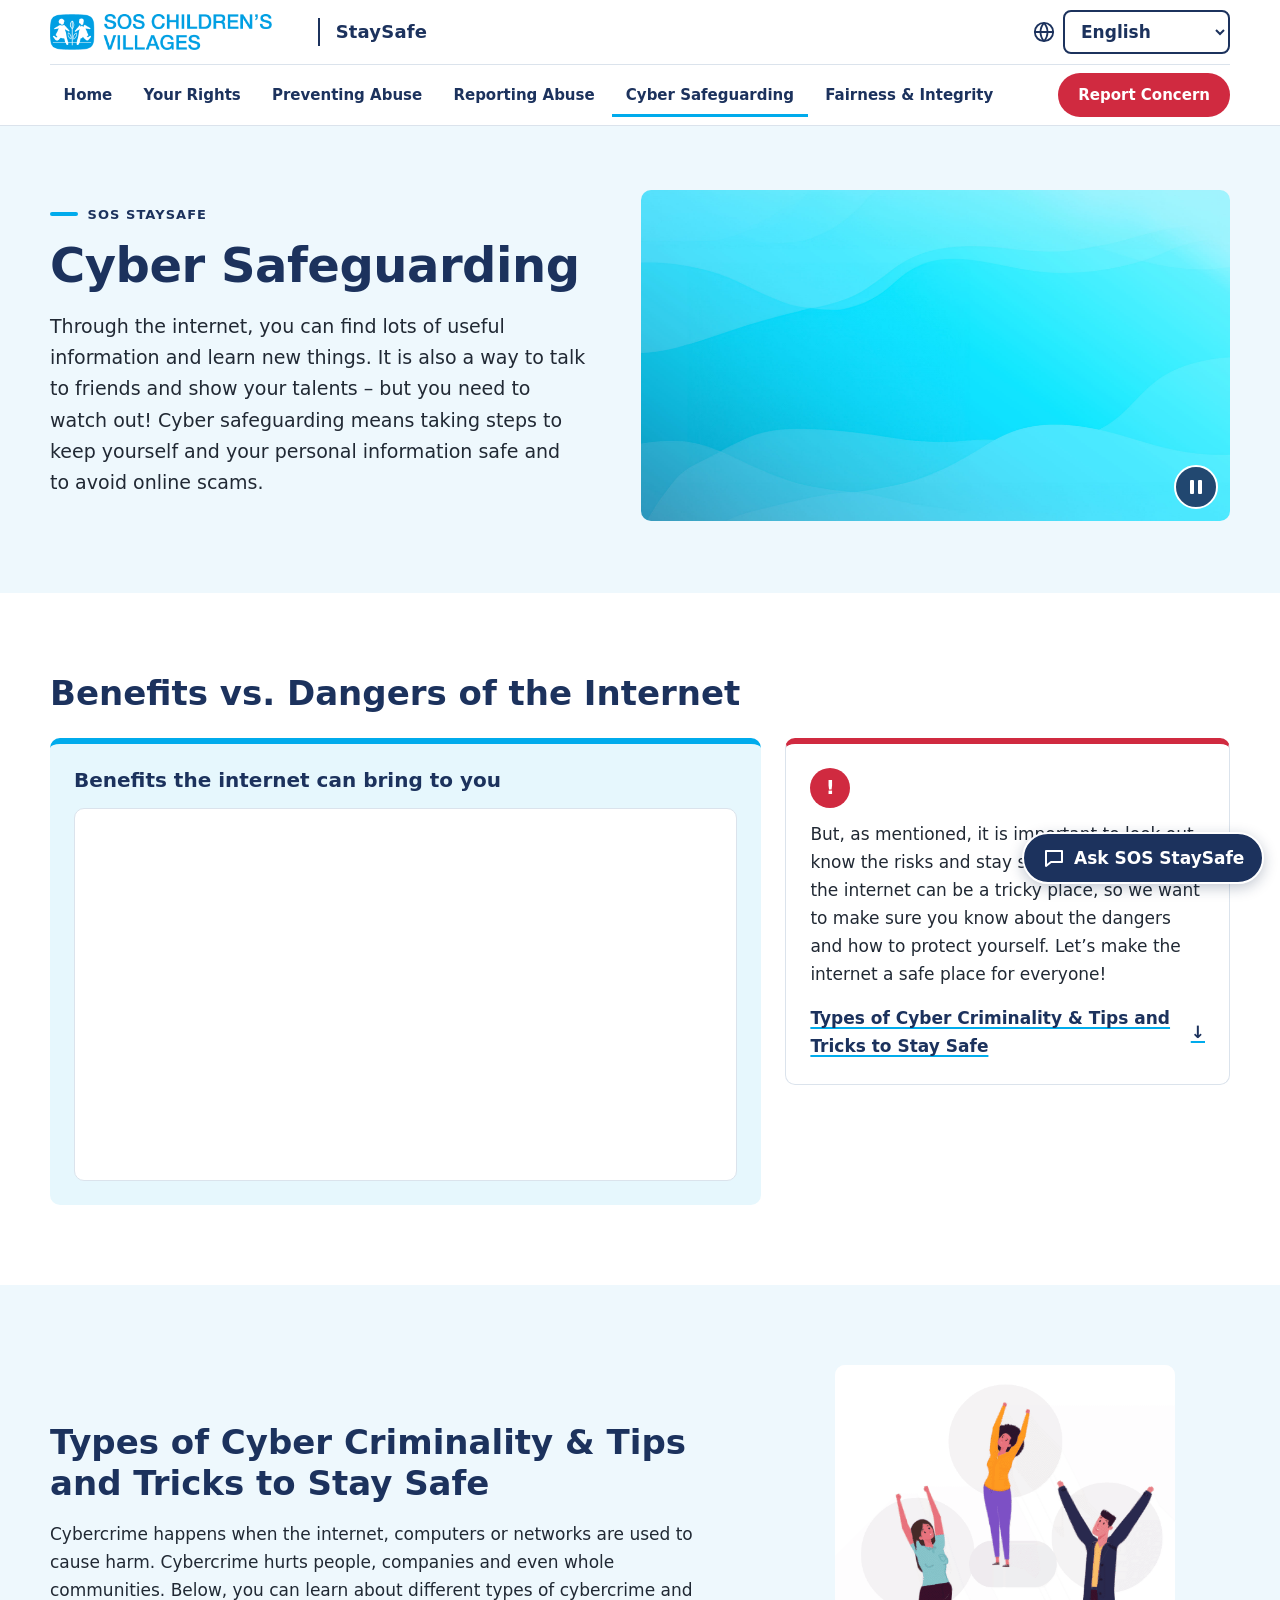
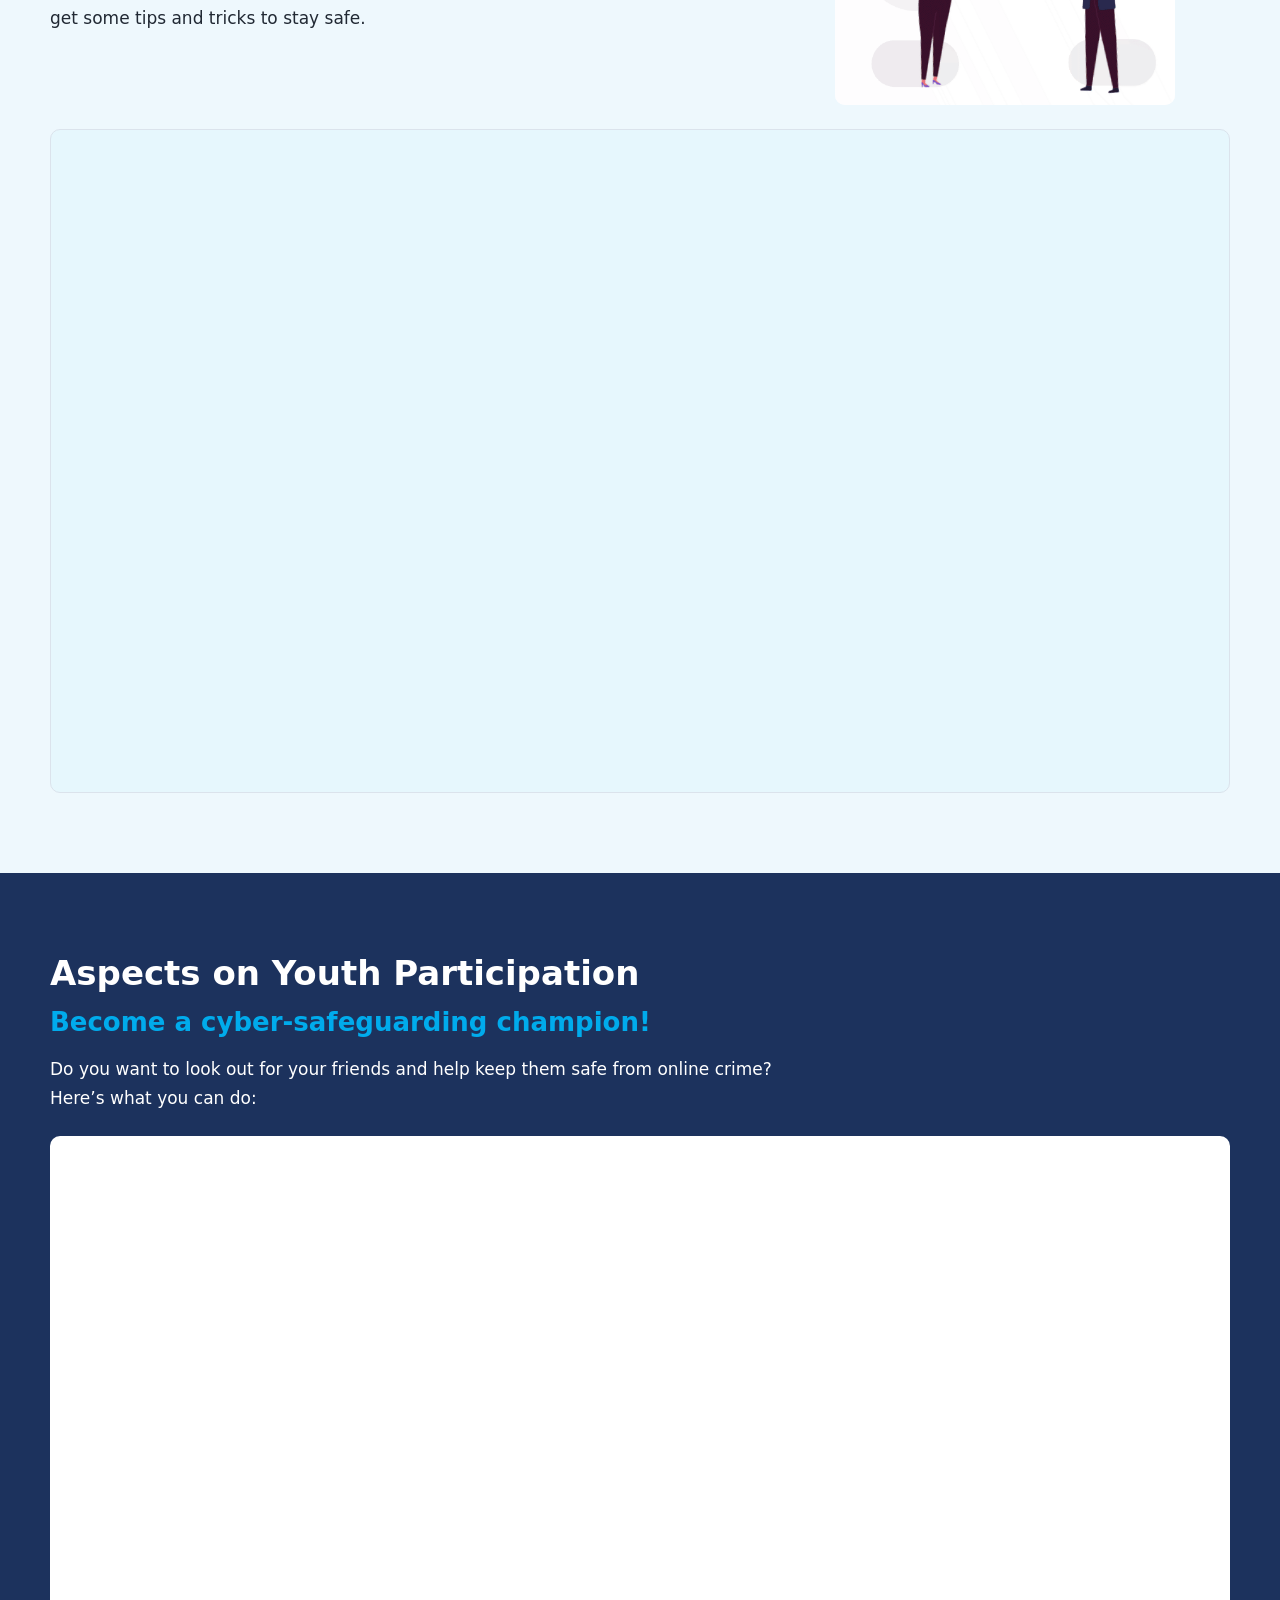
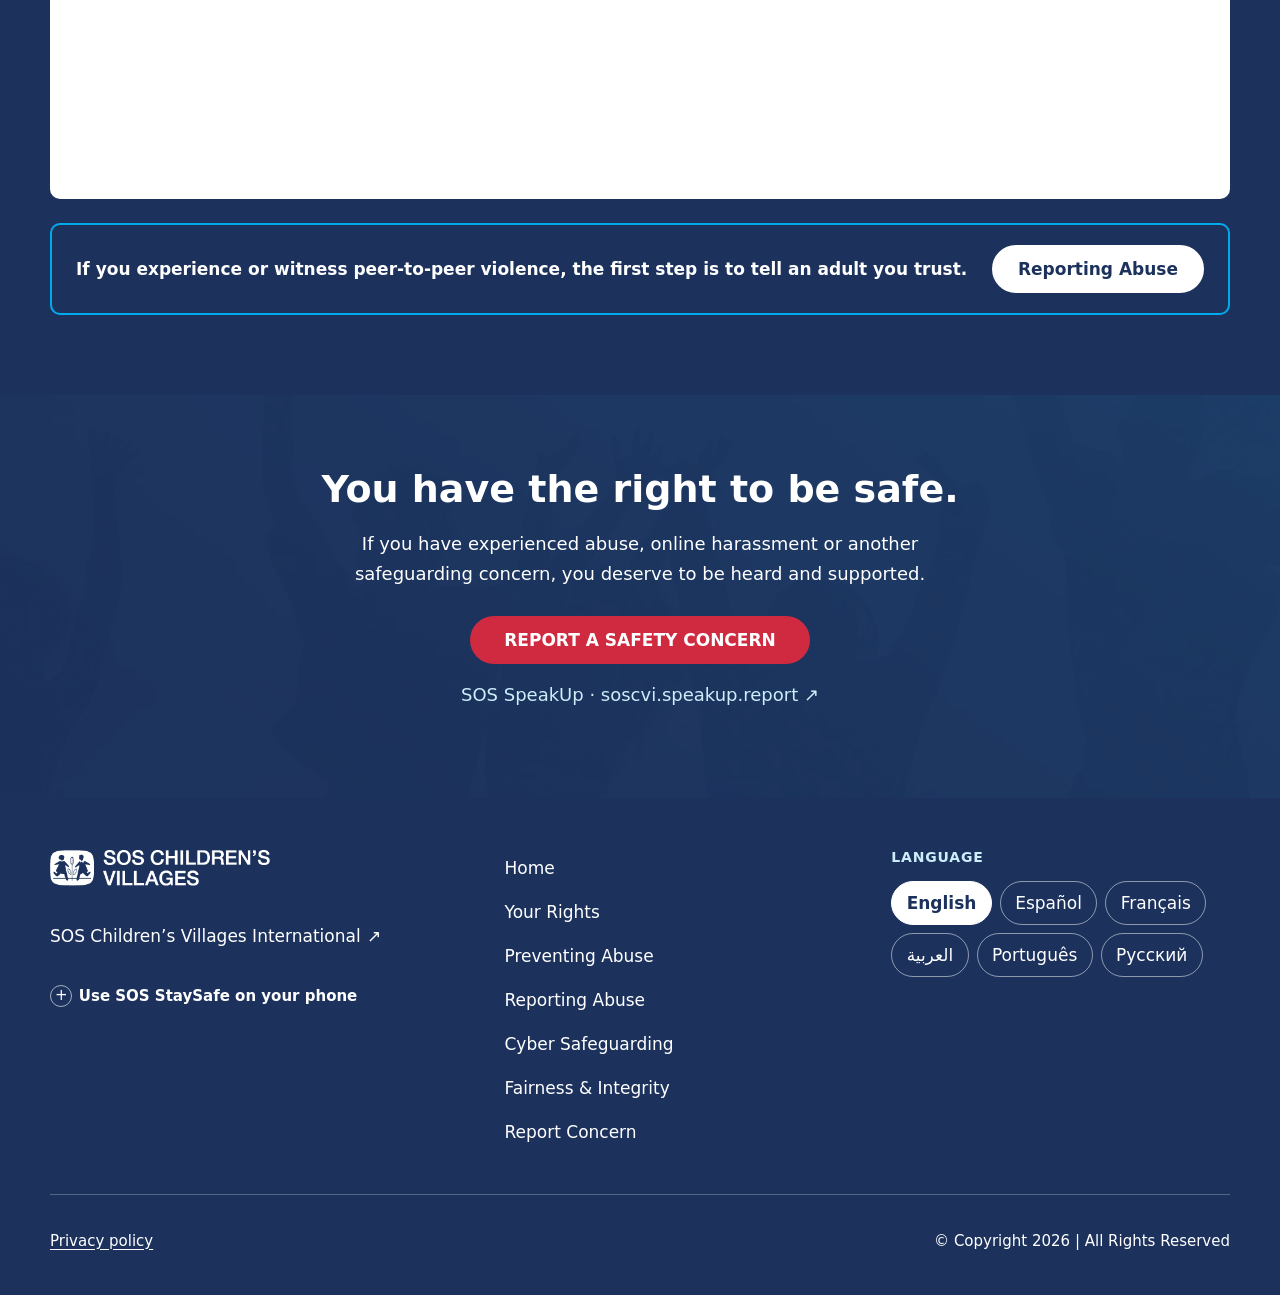
<file: cyber-safeguarding.html>
<!DOCTYPE html>
<html lang="en" dir="ltr">
<head>
<meta charset="utf-8">
<meta name="viewport" content="width=device-width, initial-scale=1">
<title>Cyber Safeguarding | SOS StaySafe</title>
<meta name="description" content="The benefits and dangers of the internet, types of cybercrime with tips to stay safe, and how young people can help their friends stay safe online.">
<link rel="canonical" href="https://sos-staysafe.com/cyber-safeguarding.html">
<link rel="icon" type="image/png" href="Images/favicon.png">
<link rel="apple-touch-icon" href="Images/apple-touch-icon.png">
<link rel="manifest" href="manifest.webmanifest">
<meta name="theme-color" content="#1c325d">

<!-- Open Graph (link previews) -->
<meta property="og:type" content="website">
<meta property="og:site_name" content="SOS StaySafe">
<meta property="og:title" content="Cyber Safeguarding | SOS StaySafe">
<meta property="og:description" content="The benefits and dangers of the internet, types of cybercrime with tips to stay safe, and how young people can help their friends stay safe online.">
<meta property="og:url" content="https://sos-staysafe.com/cyber-safeguarding.html">
<meta property="og:image" content="https://sos-staysafe.com/Images/header-background.jpg">
<meta property="og:locale" content="en_GB">
<meta property="og:locale:alternate" content="es_ES">
<meta property="og:locale:alternate" content="fr_FR">
<meta property="og:locale:alternate" content="ar_AR">
<meta property="og:locale:alternate" content="pt_PT">
<meta property="og:locale:alternate" content="ru_RU">

<script>
  /* Runs before the page is drawn: marks JavaScript as available and applies the visitor's language and
     direction early, so Arabic never flashes left-to-right. Order of precedence: ?lang= in the address,
     then the language chosen earlier on this site, then the browser's preferred languages, then English. */
  (function () {
    var supported = ['en', 'es', 'fr', 'ar', 'pt', 'ru'];
    function pick(code) { var p = String(code || '').toLowerCase().split('-')[0]; return supported.indexOf(p) > -1 ? p : null; }
    var lang = null;
    try { lang = pick(new URLSearchParams(location.search).get('lang')) || pick(localStorage.getItem('sos-staysafe-lang')); } catch (e) { /* storage blocked */ }
    if (!lang) {
      var prefs = navigator.languages && navigator.languages.length ? navigator.languages : [navigator.language];
      for (var i = 0; i < prefs.length && !lang; i++) lang = pick(prefs[i]);
    }
    lang = lang || 'en';
    var root = document.documentElement;
    root.classList.add('js');
    root.dataset.lang = lang;
    if (lang === 'ar') root.dir = 'rtl';
    if (navigator.connection && navigator.connection.saveData) root.classList.add('save-data');
  })();
</script>
<link rel="stylesheet" href="site.css?v=2026-11-25">
<style>
/* Page-specific styles (shared styles are in site.css) */
/* ---------- Cyber Safeguarding page ---------- */
#types-title { scroll-margin-top: 140px; }  /* clear of the sticky header when reached from the "watch out" link */
.compare { display: grid; gap: 1.5rem; margin-top: 1.5rem; align-items: start; }
.compare-benefits { padding: 1.5rem; border-radius: var(--radius); background: var(--blue-10); border-top: 6px solid var(--blue); }
.compare-benefits h3 { margin-bottom: 0; font-size: 1.25rem; font-weight: 800; }
.compare-benefits .embed-frame { margin-top: 1rem; background: var(--white); }
.compare-dangers { padding: 1.5rem; border-radius: var(--radius); background: var(--white); border: 1px solid var(--line); border-top: 6px solid var(--red-strong); }
.watch-label { display: inline-flex; align-items: center; justify-content: center; width: 40px; height: 40px; margin: 0 0 0.75rem; border-radius: 50%; background: var(--red-strong); color: var(--white); font-weight: 800; font-size: 1.25rem; }
.compare-dangers p:not(.watch-label) { font-size: 1.0625rem; }
.champion { margin: -0.25rem 0 1rem; color: var(--blue); font-size: clamp(1.25rem, 1rem + 1vw, 1.625rem); font-weight: 800; line-height: 1.3; }
.embed-on-dark { border-color: rgba(255, 255, 255, 0.35); background: var(--white); }
.help-note { display: flex; flex-wrap: wrap; align-items: center; gap: 1rem 1.5rem; margin-top: 1.5rem; padding: 1.25rem 1.5rem; border-radius: var(--radius); border: 2px solid var(--blue); }
.help-note p { flex: 1 1 22rem; margin: 0; font-size: 1.0625rem; font-weight: 600; }
@media (min-width: 1000px) { .compare { grid-template-columns: 1.6fr 1fr; } }
</style>
</head>

<body>
<a class="skip-link" href="#main" data-i18n="ui.skip">Skip to main content</a>

<!-- ===================== HEADER ===================== -->
<header class="site-header">
  <div class="container header-inner">
    <a class="brand" href="index.html">
      <img src="Images/sos-logo-blue.png" width="702" height="114" alt="SOS Children’s Villages – SOS StaySafe home">
      <span class="brand-sub" aria-hidden="true">StaySafe</span>
    </a>

    <button class="nav-toggle" type="button" aria-expanded="false" aria-controls="nav-panel" data-i18n-attr="aria-label:ui.menu" aria-label="Menu">
      <span class="nav-toggle-bars" aria-hidden="true"></span>
    </button>

    <div class="nav-panel" id="nav-panel">
      <nav class="main-nav" data-i18n-attr="aria-label:ui.mainNav" aria-label="Main">
        <ul>
          <li><a href="index.html" data-i18n="nav.home">Home</a></li>
          <li><a href="your-rights.html" data-i18n="nav.rights">Your Rights</a></li>
          <li><a href="preventing-abuse.html" data-i18n="nav.preventing">Preventing Abuse</a></li>
          <li><a href="reporting-abuse.html" data-i18n="nav.reporting">Reporting Abuse</a></li>
          <li><a href="cyber-safeguarding.html" aria-current="page" data-i18n="nav.cyber">Cyber Safeguarding</a></li>
          <li><a href="fairness-integrity.html" data-i18n="nav.fairness">Fairness &amp; Integrity</a></li>
          <li class="nav-report"><a href="https://soscvi.speakup.report/en-GB/databreach/home" data-i18n="nav.report">Report Concern</a></li>
        </ul>
      </nav>

      <div class="lang-picker">
        <svg width="22" height="22" viewBox="0 0 24 24" fill="none" stroke="currentColor" stroke-width="2" aria-hidden="true"><circle cx="12" cy="12" r="10"/><path d="M2 12h20M12 2a15 15 0 0 1 0 20M12 2a15 15 0 0 0 0 20"/></svg>
        <label class="sr-only" for="lang-select" data-i18n="ui.language">Language</label>
        <select id="lang-select">
          <option value="en" lang="en">English</option>
          <option value="es" lang="es">Español</option>
          <option value="fr" lang="fr">Français</option>
          <option value="ar" lang="ar">العربية</option>
          <option value="pt" lang="pt">Português</option>
          <option value="ru" lang="ru">Русский</option>
        </select>
      </div>
    </div>
  </div>
</header>

<main id="main" tabindex="-1">

  <!-- ===================== INTRODUCTION ===================== -->
  <section class="hero" aria-labelledby="page-title">
    <div class="container hero-grid">
      <div>
        <p class="eyebrow">SOS StaySafe</p>
        <h1 id="page-title" data-i18n="page.title">Cyber Safeguarding</h1>
        <p class="lead" data-i18n="intro.text">Through the internet, you can find lots of useful information and learn new things. It is also a way to talk to friends and show your talents – but you need to watch out! Cyber safeguarding means taking steps to keep yourself and your personal information safe and to avoid online scams.</p>
      </div>

      <div class="hero-media">
        <!-- Language-specific "Cyber safeguarding" video, chosen by script; the poster is the static fallback -->
        <video id="hero-video" muted loop playsinline preload="none" poster="Images/header-background.jpg" aria-hidden="true" tabindex="-1"></video>
        <button class="motion-toggle" id="motion-toggle" type="button" aria-pressed="false" data-i18n-attr="aria-label:ui.pause" aria-label="Pause animations">
          <span class="icon-pause" aria-hidden="true"></span>
          <span class="icon-play" aria-hidden="true"></span>
        </button>
      </div>
    </div>
  </section>

  <!-- ===================== A. BENEFITS VS. DANGERS ===================== -->
  <section class="section" aria-labelledby="benefits-heading">
    <div class="container">
      <h2 id="benefits-heading" data-i18n="benefits.heading">Benefits vs. Dangers of the Internet</h2>
      <div class="compare">
        <div class="compare-benefits">
          <h3 id="benefits-title" data-i18n="benefits.title">Benefits the internet can bring to you</h3>
          <div class="embed-frame">
            <!-- Original interactive module (Genially), one per language: see GENIALLY_MODULES -->
            <iframe id="benefits-frame" src="https://view.genially.com/65ef1e0d0e41da00142f02c4" data-i18n-attr="title:benefits.title" title="Benefits the internet can bring to you" loading="lazy" allowfullscreen></iframe>
          </div>
        </div>
        <div class="compare-dangers">
          <p class="watch-label" aria-hidden="true">!</p>
          <p data-i18n="watch.text">But, as mentioned, it is important to look out, know the risks and stay safe online. We know the internet can be a tricky place, so we want to make sure you know about the dangers and how to protect yourself. Let’s make the internet a safe place for everyone!</p>
          <a class="text-link" href="#types-title"><span data-i18n="types.title">Types of Cyber Criminality &amp; Tips and Tricks to Stay Safe</span><span class="arrow arrow-down" aria-hidden="true">↓</span></a>
        </div>
      </div>
    </div>
  </section>

  <!-- ===================== B. TYPES OF CYBER CRIMINALITY ===================== -->
  <section class="section section-tint" aria-labelledby="types-title">
    <div class="container">
      <div class="split">
        <div>
          <h2 id="types-title" data-i18n="types.title">Types of Cyber Criminality &amp; Tips and Tricks to Stay Safe</h2>
          <p class="cards-intro" data-i18n="types.text">Cybercrime happens when the internet, computers or networks are used to cause harm. Cybercrime hurts people, companies and even whole communities. Below, you can learn about different types of cybercrime and get some tips and tricks to stay safe.</p>
        </div>
        <figure class="illustration">
          <img class="anim" src="Images/powtoon-32.gif" width="540" height="540" alt="" loading="lazy" decoding="async">
        </figure>
      </div>
      <div class="embed-frame">
        <iframe id="types-frame" src="https://view.genially.com/65ef2422d9ce5a0013f808bd" data-i18n-attr="title:types.title" title="Types of Cyber Criminality &amp; Tips and Tricks to Stay Safe" loading="lazy" allowfullscreen></iframe>
      </div>
    </div>
  </section>

  <!-- ===================== C. YOUTH PARTICIPATION ===================== -->
  <section class="section section-dark on-dark" aria-labelledby="youth-title">
    <div class="container">
      <h2 id="youth-title" data-i18n="youth.title">Aspects on Youth Participation</h2>
      <p class="champion" data-i18n="youth.champion">Become a cyber-safeguarding champion!</p>
      <p class="cards-intro" data-i18n="youth.text">Do you want to look out for your friends and help keep them safe from online crime? Here’s what you can do:</p>
      <div class="embed-frame embed-on-dark">
        <iframe id="youth-frame" src="https://view.genially.com/65ef3bdb0e41da001440ed4e" data-i18n-attr="title:youth.title" title="Aspects on Youth Participation" loading="lazy" allowfullscreen></iframe>
      </div>
      <div class="help-note">
        <p data-i18n="help.text">If you experience or witness peer-to-peer violence, the first step is to tell an adult you trust.</p>
        <a class="btn btn-light" href="reporting-abuse.html" data-i18n="nav.reporting">Reporting Abuse</a>
      </div>
    </div>
  </section>

  <!-- ===================== REPORT A SAFETY CONCERN ===================== -->
  <section class="report-cta on-dark" aria-labelledby="cta-title">
    <div class="container">
      <h2 id="cta-title" data-i18n="cta.title">You have the right to be safe.</h2>
      <p data-i18n="cta.text">If you have experienced abuse, online harassment or another safeguarding concern, you deserve to be heard and supported.</p>
      <a class="btn btn-report" href="https://soscvi.speakup.report/en-GB/databreach/home" target="_blank" rel="noopener"><span data-i18n="cta.button">REPORT A SAFETY CONCERN</span><span class="sr-only" data-i18n="ui.newTab">(opens in a new tab)</span></a>
      <!-- Shows where the button leads: reports go to the SOS SpeakUp channel, not to this website -->
      <p class="channel-note" dir="ltr">SOS SpeakUp · soscvi.speakup.report <span aria-hidden="true">↗</span></p>
    </div>
  </section>
</main>

<!-- ===================== FOOTER ===================== -->
<footer class="site-footer on-dark">
  <div class="container">
    <div class="footer-grid">
      <div>
        <a class="footer-brand" href="index.html">
          <img src="Images/sos-logo-white.png" width="366" height="60" alt="SOS Children’s Villages – SOS StaySafe home" loading="lazy" decoding="async">
        </a>
        <p class="footer-org"><a href="https://www.sos-childrensvillages.org/" target="_blank" rel="noopener"><span data-i18n="ui.intl">SOS Children’s Villages International</span><span class="sr-only" data-i18n="ui.newTab">(opens in a new tab)</span><span aria-hidden="true">↗</span></a></p>
        <details class="footer-install">
          <summary data-i18n="ui.install.title">Use SOS StaySafe on your phone</summary>
          <p data-i18n="ui.install.android">Android: open the browser menu (⋮) and choose “Install app” or “Add to Home screen”.</p>
          <p data-i18n="ui.install.ios">iPhone or iPad: in Safari, tap Share, then “Add to Home Screen”.</p>
          <p data-i18n="ui.install.offline">Pages you have opened then work without internet. Reporting a concern on SOS SpeakUp always needs internet.</p>
        </details>
      </div>

      <nav data-i18n-attr="aria-label:ui.footerNav" aria-label="Footer">
        <ul class="footer-links">
          <li><a href="index.html" data-i18n="nav.home">Home</a></li>
          <li><a href="your-rights.html" data-i18n="nav.rights">Your Rights</a></li>
          <li><a href="preventing-abuse.html" data-i18n="nav.preventing">Preventing Abuse</a></li>
          <li><a href="reporting-abuse.html" data-i18n="nav.reporting">Reporting Abuse</a></li>
          <li><a href="cyber-safeguarding.html" data-i18n="nav.cyber">Cyber Safeguarding</a></li>
          <li><a href="fairness-integrity.html" data-i18n="nav.fairness">Fairness &amp; Integrity</a></li>
          <li><a href="https://soscvi.speakup.report/en-GB/databreach/home" data-i18n="nav.report">Report Concern</a></li>
        </ul>
      </nav>

      <div>
        <p class="footer-heading" id="footer-lang-heading" data-i18n="ui.language">Language</p>
        <ul class="footer-langs" aria-labelledby="footer-lang-heading">
          <li><button type="button" data-lang="en" lang="en" aria-pressed="true">English</button></li>
          <li><button type="button" data-lang="es" lang="es" aria-pressed="false">Español</button></li>
          <li><button type="button" data-lang="fr" lang="fr" aria-pressed="false">Français</button></li>
          <li><button type="button" data-lang="ar" lang="ar" aria-pressed="false">العربية</button></li>
          <li><button type="button" data-lang="pt" lang="pt" aria-pressed="false">Português</button></li>
          <li><button type="button" data-lang="ru" lang="ru" aria-pressed="false">Русский</button></li>
        </ul>
      </div>
    </div>

    <div class="footer-bottom">
      <a href="privacy-policy.html" data-i18n="nav.privacy">Privacy policy</a>
      <p>© <span data-i18n="footer.copyright">Copyright</span> <span id="year">2026</span> | <span data-i18n="footer.rights">All Rights Reserved</span></p>
    </div>
  </div>
</footer>

<script>
/* Page settings and this page's translations (es, fr, ar, pt, ru). Navigation, footer and interface text
   are shared and live in site.js. REVIEW: closing message realigned with the current English (official terminology, 25 Nov 2026); the rest are the approved WordPress translations. */
window.STAYSAFE_PAGE = {
  titleKey: "page.title",
  descKey: "intro.text",
  video: "cyber-safeguarding-banner",
  translations: {
    "es": {
      "page.title": "Ciberseguridad",
      "benefits.heading": "Ventajas y peligros de Internet",
      "intro.text": "A través de Internet puedes encontrar mucha información interesante y aprender cosas nuevas, es una forma de hablar con los amigos y mostrar tu talento... ¡pero tienes que tener cuidado! Ciberprotección significa tomar medidas para mantener a salvo su información personal y a usted mismo y evitar las estafas en línea.",
      "benefits.title": "Ventajas que puede aportarte Internet",
      "watch.text": "Pero, como ya se ha dicho, es importante estar atento, conocer los riesgos y mantenerse seguro en Internet. Sabemos que Internet puede ser un lugar complicado, por eso queremos asegurarnos de que conozcas los peligros y cómo protegerte. ¡Hagamos de Internet un lugar seguro para todos!",
      "types.title": "Tipos de ciberdelincuencia y consejos y trucos para mantenerse a salvo",
      "types.text": "La ciberdelincuencia se produce cuando Internet, los ordenadores o las redes se utilizan para cosas malas. La ciberdelincuencia perjudica a personas, empresas e incluso comunidades enteras. Conozca a continuación algunos tipos de ciberdelincuencia, así como algunos consejos y trucos para mantenerse a salvo.",
      "youth.title": "Aspectos sobre la participación de los jóvenes",
      "youth.champion": "¡Conviértase en un campeón de la ciberseguridad!",
      "youth.text": "¿Quieres cuidar de tus amigos y mantenerlos a salvo de la delincuencia en Internet? Esto es lo que puedes hacer:",
      "cta.title": "Tienes derecho a estar seguro.",
      "cta.text": "Si has sufrido abusos, acoso en línea u otra situación que afecte a tu protección, mereces que te escuchen y te apoyen.",
      "help.text": "Si sufres o eres testigo de violencia entre iguales, el primer paso es comunicárselo a un adulto en quien confíes.",
      "cta.button": "NOTIFICAR UN PROBLEMA DE SEGURIDAD"
    },
    "fr": {
      "page.title": "Sauvegarde cybernétique",
      "benefits.heading": "Avantages et dangers de l'internet",
      "intro.text": "Grâce à Internet, tu peux trouver des tas d'informations intéressantes et apprendre de nouvelles choses. C'est aussi un moyen de parler à tes amis et de montrer tes talents, mais tu dois faire attention ! La cyberprotection consiste à prendre des mesures pour assurer la sécurité de vos informations personnelles et de vous-même et éviter les escroqueries en ligne.",
      "benefits.title": "Les avantages que l'internet peut vous apporter",
      "watch.text": "Mais, comme nous l'avons dit, il est important de faire attention, de connaître les risques et de rester en sécurité en ligne. Nous savons que l'internet peut être un endroit délicat, c'est pourquoi nous voulons nous assurer que vous connaissez les dangers et que vous savez comment vous protéger. Faisons de l'internet un lieu sûr pour tous !",
      "types.title": "Types de cybercriminalité et conseils et astuces pour rester en sécurité",
      "types.text": "La cybercriminalité se produit lorsque l'internet, l'ordinateur ou les réseaux sont utilisés à des fins malveillantes. La cybercriminalité a porté atteinte à des personnes, à des entreprises et même à des communautés entières. Découvrez ci-dessous les différents types de cybercriminalité, ainsi que des conseils et des astuces pour rester en sécurité !",
      "youth.title": "Aspects de la participation des jeunes",
      "youth.champion": "Devenez un champion de la cybersécurité !",
      "youth.text": "Vous voulez protéger vos amis et les mettre à l'abri de la criminalité en ligne ? Voici ce que vous pouvez faire :",
      "cta.title": "Vous avez le droit d'être en sécurité.",
      "cta.text": "Si vous avez subi un abus, du harcèlement en ligne ou une autre situation qui menace votre protection, vous méritez qu’on vous écoute et qu’on vous soutienne.",
      "help.text": "Si tu subis des violences entre pairs ou si tu en es témoin, la première chose à faire est d'en parler à un adulte en qui tu as confiance.",
      "cta.button": "SIGNALER UN PROBLÈME DE SÉCURITÉ"
    },
    "ar": {
      "page.title": "الحماية السيبرانية",
      "benefits.heading": "فوائد ومخاطر الإنترنت",
      "intro.text": "من خلال الإنترنت، يمكنك العثور على الكثير من المعلومات الرائعة وتعلم أشياء جديدة، إنها طريقة للتحدث مع الأصدقاء وإظهار مواهبك - ولكن عليك الحذر! تعني الحماية الإلكترونية اتخاذ الخطوات اللازمة للحفاظ على معلوماتك الشخصية وعلى سلامتك الشخصية وتجنب عمليات الاحتيال عبر الإنترنت.",
      "benefits.title": "الفوائد التي يمكن أن يجلبها لك الإنترنت",
      "watch.text": "ولكن، كما ذكرنا سابقًا، من المهم أن تنتبه وأن تعرف المخاطر وأن تظل آمنًا على الإنترنت. نحن نعلم أن الإنترنت يمكن أن يكون مكانًا صعبًا، لذلك نريد التأكد من أنك تعرف المخاطر وكيفية حماية نفسك. لنجعل الإنترنت مكاناً آمناً للجميع!",
      "types.title": "أنواع الجرائم الإلكترونية ونصائح وحيل للبقاء آمنًا",
      "types.text": "تحدث الجرائم الإلكترونية عندما يتم استخدام الإنترنت أو الكمبيوتر أو الشبكات لأشياء سيئة. تلحق الجرائم الإلكترونية الضرر بالأشخاص والشركات وحتى المجتمعات بأكملها. تعرف أدناه على بعض الأنواع المختلفة من الجرائم الإلكترونية، بالإضافة إلى الحصول على بعض النصائح والحيل للبقاء آمنًا!",
      "youth.title": "جوانب مشاركة الشباب",
      "youth.champion": "كن بطلاً في مجال الحماية السيبرانية!",
      "youth.text": "هل تريد الاعتناء بأصدقائك وحمايتهم من الجرائم عبر الإنترنت؟ إليك ما يمكنك فعله:",
      "cta.title": "من حقك أن تكون آمناً.",
      "cta.text": "إذا تعرّضت للإساءة أو التحرش عبر الإنترنت أو لأي مشكلة أخرى تتعلق بالحماية، فمن حقك أن يُستمع إليك وأن تحصل على الدعم.",
      "help.text": "إذا كنت تمر بحالة عنف من نظير إلى نظير أو شهدتها، فإن الخطوة الأولى هي إخبار شخص بالغ تثق به.",
      "cta.button": "الإبلاغ عن مخاوف تتعلق بالسلامة"
    },
    "pt": {
      "page.title": "Proteção cibernética",
      "benefits.heading": "Benefícios vs. Perigos da Internet",
      "intro.text": "Através da Internet, é possível encontrar muitas informações interessantes e aprender coisas novas, é uma forma de falar com os amigos e mostrar os seus talentos - mas é preciso ter cuidado! A proteção cibernética significa tomar medidas para manter as suas informações pessoais e a si próprio em segurança e evitar fraudes em linha.",
      "benefits.title": "Benefícios que a Internet pode trazer-lhe",
      "watch.text": "Mas, como já foi referido, é importante estar atento, conhecer os riscos e manter-se seguro em linha. Sabemos que a Internet pode ser um lugar complicado, por isso queremos garantir que conhece os perigos e sabe como se proteger. Vamos tornar a Internet um lugar seguro para todos!",
      "types.title": "Tipos de cibercriminalidade e dicas e truques para se manter seguro",
      "types.text": "A cibercriminalidade ocorre quando a Internet, o computador ou as redes são utilizados para fins ilícitos. A cibercriminalidade prejudicou pessoas, empresas e até comunidades inteiras. Conheça abaixo alguns tipos diferentes de cibercriminalidade, bem como algumas dicas e truques para se manter seguro!",
      "youth.title": "Aspectos da participação dos jovens",
      "youth.champion": "Torne-se um campeão da proteção cibernética!",
      "youth.text": "Quer proteger os seus amigos e mantê-los a salvo do crime em linha? Eis o que pode fazer:",
      "cta.title": "Tem o direito de estar em segurança.",
      "cta.text": "Se sofreu abuso, assédio online ou outra situação que ponha em causa a sua proteção, tem o direito de ser ouvido e apoiado.",
      "help.text": "Se estiveres a sofrer ou testemunhares violência entre pares, o primeiro passo é informar um adulto em quem confies.",
      "cta.button": "COMUNICAR UM PROBLEMA DE SEGURANÇA"
    },
    "ru": {
      "page.title": "Кибербезопасность",
      "benefits.heading": "Преимущества и опасности Интернета",
      "intro.text": "В интернете можно найти много интересной информации и узнать что-то новое, это способ пообщаться с друзьями и продемонстрировать свои таланты - но нужно быть осторожным! Кибербезопасность - это меры по сохранению личной информации и защите от мошенничества в Интернете.",
      "benefits.title": "Преимущества, которые может дать вам интернет",
      "watch.text": "Но, как уже говорилось, важно быть внимательным, знать о рисках и оставаться в безопасности в Интернете. Мы знаем, что Интернет может быть опасным местом, поэтому хотим, чтобы вы знали об опасностях и о том, как защитить себя. Давайте сделаем интернет безопасным местом для всех!",
      "types.title": "Виды киберпреступности и советы по безопасности",
      "types.text": "Киберпреступления происходят, когда интернет, компьютер или сеть используются для недобрых дел. От киберпреступлений страдают люди, компании и даже целые сообщества. Ниже вы узнаете о некоторых видах киберпреступности, а также получите несколько советов и рекомендаций, чтобы оставаться в безопасности!",
      "youth.title": "Аспекты участия молодежи",
      "youth.champion": "Станьте чемпионом по кибербезопасности!",
      "youth.text": "Хотите позаботиться о своих друзьях и обезопасить их от преступлений в Интернете? Вот что вы можете сделать:",
      "cta.title": "Вы имеете право на безопасность.",
      "cta.text": "Если вы столкнулись с насилием, травлей в интернете или другой угрозой безопасности, вы заслуживаете того, чтобы вас выслушали и поддержали.",
      "help.text": "Если вы переживаете или стали свидетелем насилия со стороны сверстников, первый шаг - сообщить об этом взрослому, которому вы доверяете.",
      "cta.button": "СООБЩИТЬ О ПРОБЛЕМЕ БЕЗОПАСНОСТИ"
    }
  }
};
</script>
<script src="site.js?v=2026-11-25"></script>
<script>
/* Learning modules: the Genially module embedded on each language version of the original page.
   The Portuguese page used the English modules; no Portuguese module is in the XML. */
const GENIALLY_MODULES = {
  'benefits-frame': { en: '65ef1e0d0e41da00142f02c4', es: '666a6edc1291f20014a9d120', fr: '666a6ee9b9dac50014f4a2db', ar: '666a6edfc192cd001442f603', pt: '65ef1e0d0e41da00142f02c4', ru: '666a6ee21291f20014a9d75e' },
  'types-frame':    { en: '65ef2422d9ce5a0013f808bd', es: '666a6eff1291f20014a9ea8e', fr: '666a6f0d703e7a0014397678', ar: '666a6f07c192cd0014431e18', pt: '65ef2422d9ce5a0013f808bd', ru: '666a6f031291f20014a9ed62' },
  'youth-frame':    { en: '65ef3bdb0e41da001440ed4e', es: '666a6eed703e7a0014395ade', fr: '666a6ef21291f20014a9e2b0', ar: '666a6eefb9dac50014f4a59a', pt: '65ef3bdb0e41da001440ed4e', ru: '666a6ef9fa7aa9001495b40e' }
};
StaySafe.onLanguageChange(function (lang) {
  Object.keys(GENIALLY_MODULES).forEach(function (id) {
    const frame = document.getElementById(id);
    const url = 'https://view.genially.com/' + GENIALLY_MODULES[id][lang];
    if (frame.getAttribute('src') !== url) frame.setAttribute('src', url);
  });
});
</script>
</body>
</html>
</file>
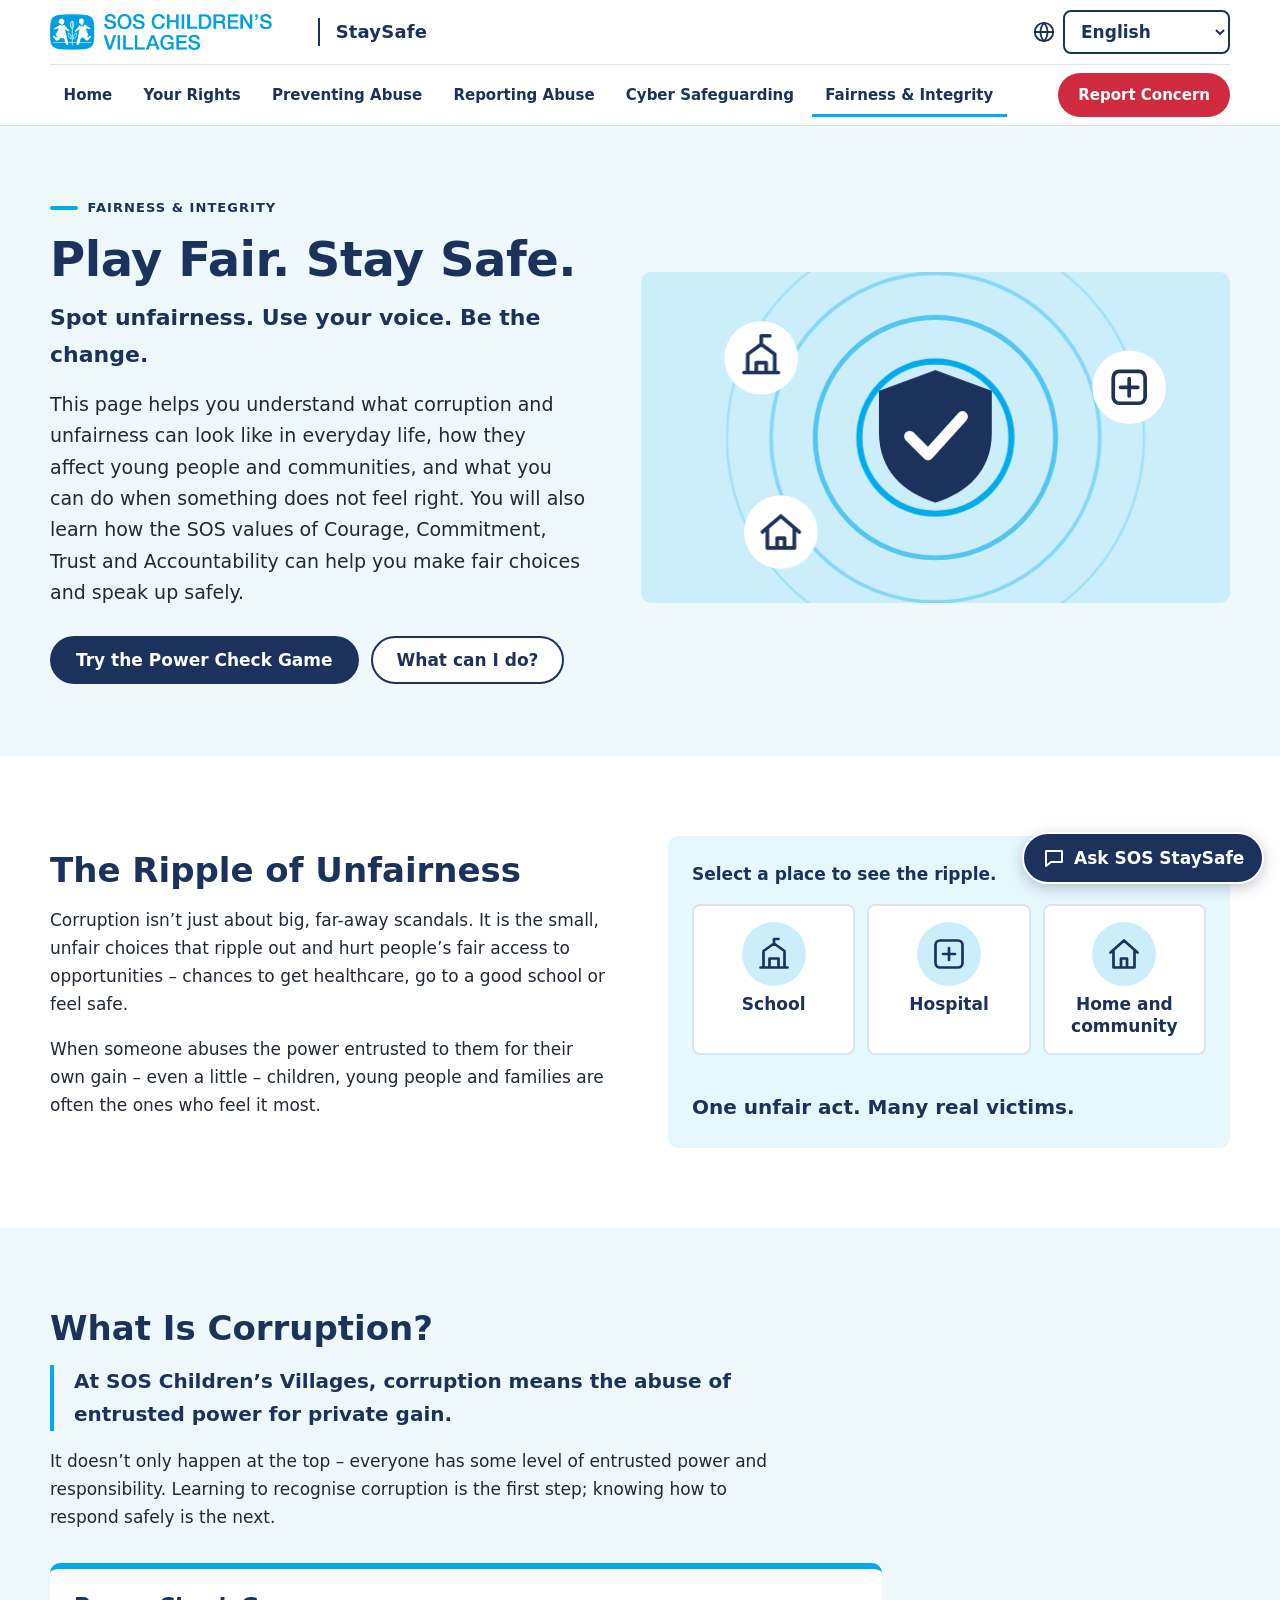
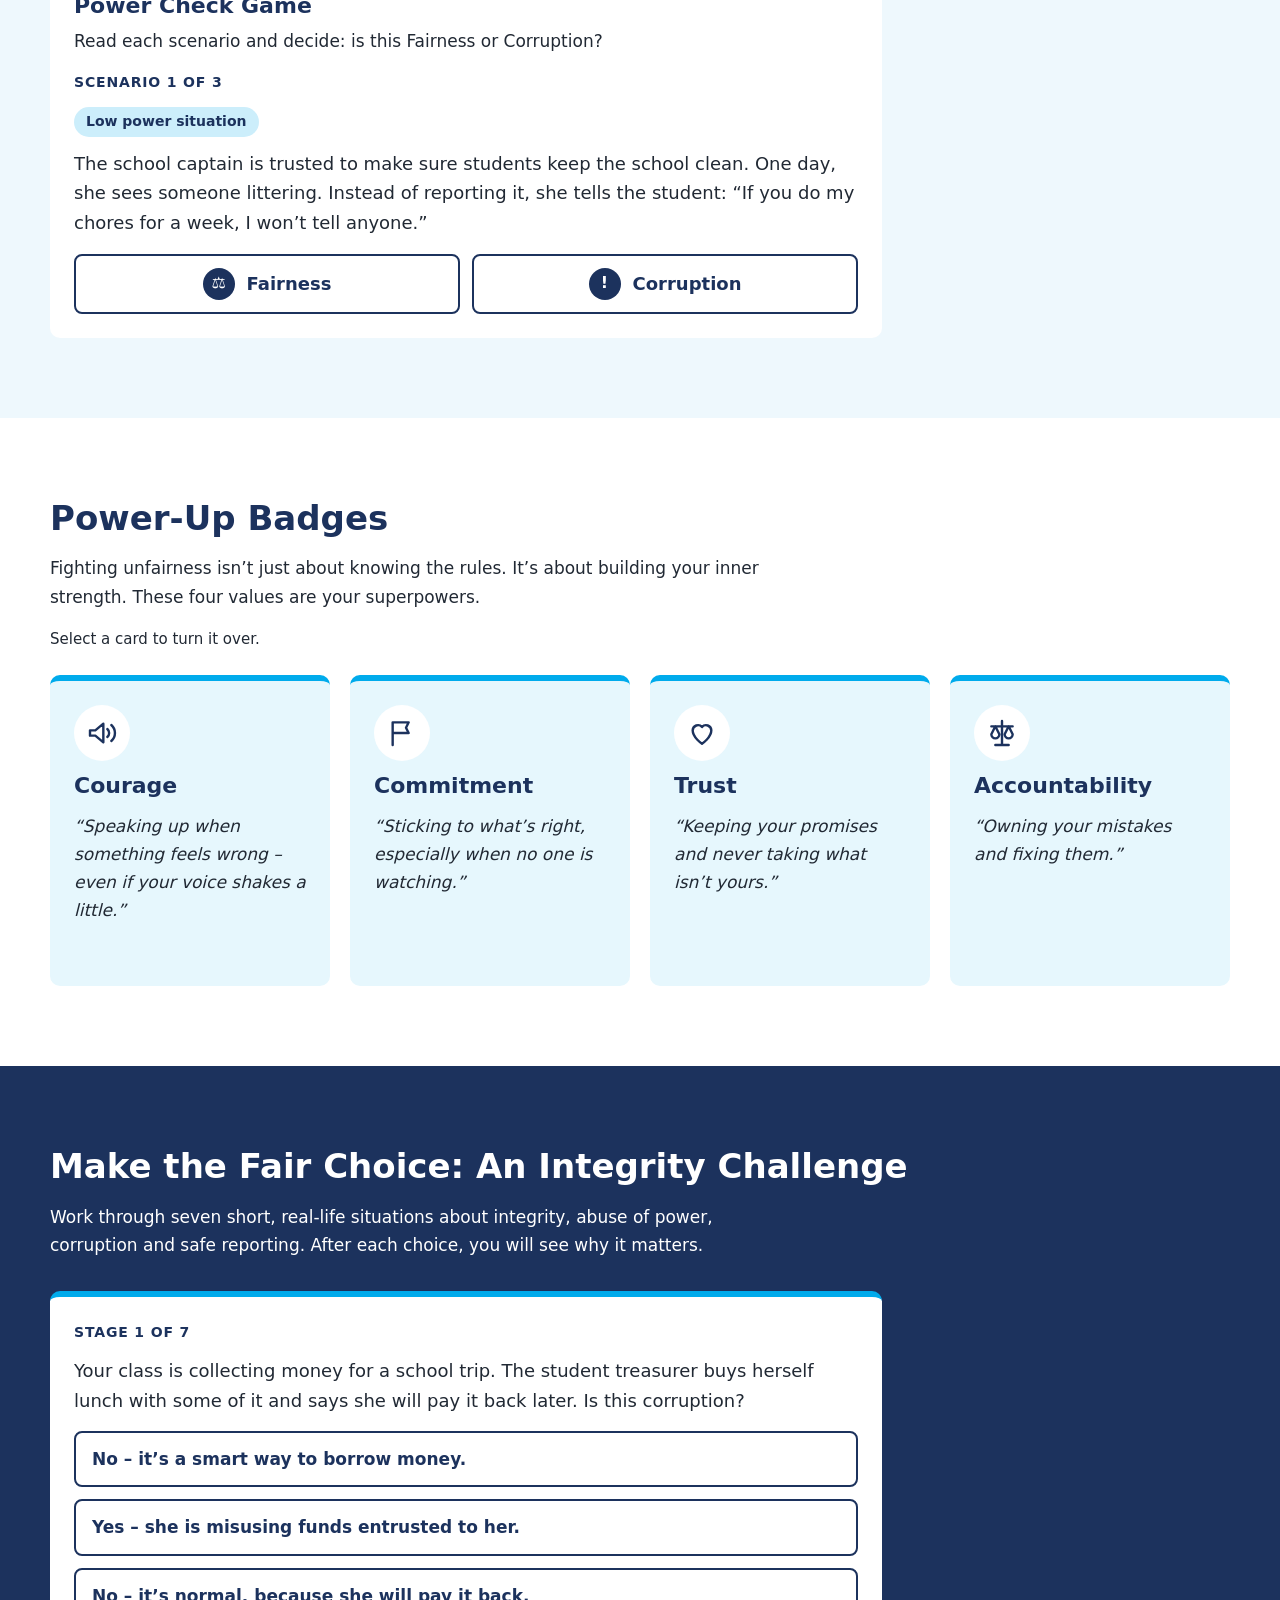
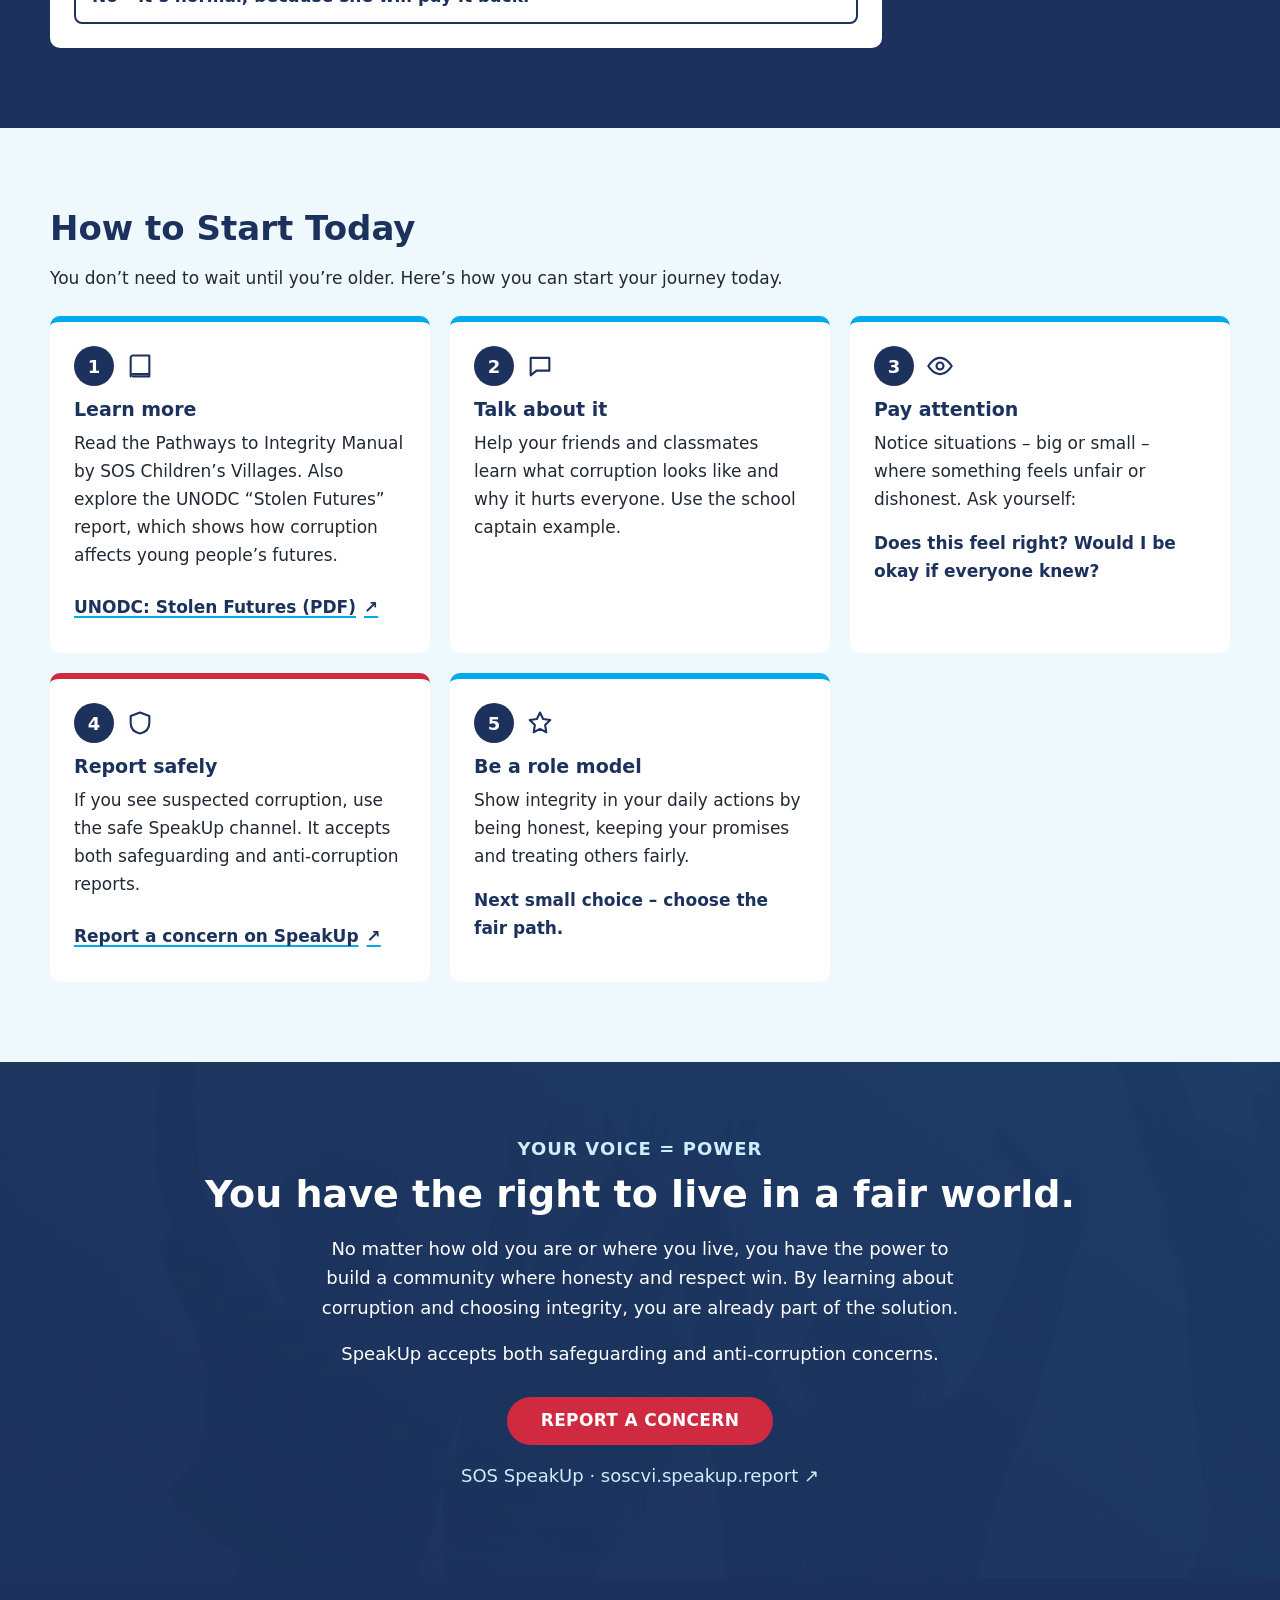
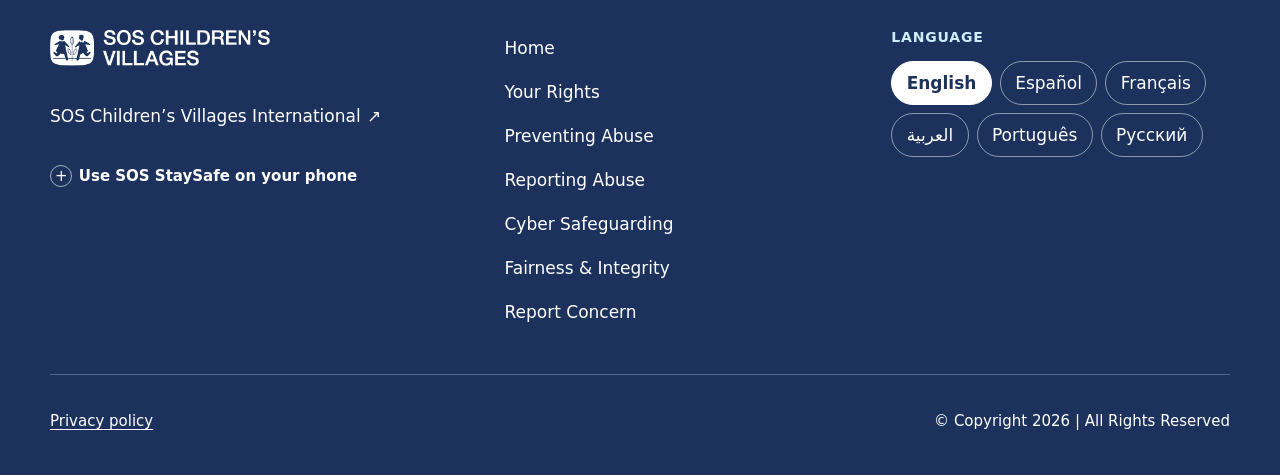
<file: fairness-integrity.html>
<!DOCTYPE html>
<html lang="en" dir="ltr">
<head>
<meta charset="utf-8">
<meta name="viewport" content="width=device-width, initial-scale=1">
<title>Fairness &amp; Integrity | SOS StaySafe</title>
<meta name="description" content="Spot unfairness, use your voice and be the change: what corruption looks like in everyday life, the SOS values, an integrity challenge and how to speak up safely.">
<link rel="canonical" href="https://sos-staysafe.com/fairness-integrity.html">
<link rel="icon" type="image/png" href="Images/favicon.png">
<link rel="apple-touch-icon" href="Images/apple-touch-icon.png">
<link rel="manifest" href="manifest.webmanifest">
<meta name="theme-color" content="#1c325d">

<!-- Open Graph (link previews) -->
<meta property="og:type" content="website">
<meta property="og:site_name" content="SOS StaySafe">
<meta property="og:title" content="Play Fair. Stay Safe. | SOS StaySafe">
<meta property="og:description" content="Spot unfairness, use your voice and be the change: what corruption looks like in everyday life, the SOS values, an integrity challenge and how to speak up safely.">
<meta property="og:url" content="https://sos-staysafe.com/fairness-integrity.html">
<meta property="og:image" content="https://sos-staysafe.com/Images/header-background.jpg">
<meta property="og:locale" content="en_GB">
<meta property="og:locale:alternate" content="es_ES">
<meta property="og:locale:alternate" content="fr_FR">
<meta property="og:locale:alternate" content="ar_AR">
<meta property="og:locale:alternate" content="pt_PT">
<meta property="og:locale:alternate" content="ru_RU">

<script>
  /* Runs before the page is drawn: marks JavaScript as available and applies the visitor's language and
     direction early, so Arabic never flashes left-to-right. Order of precedence: ?lang= in the address,
     then the language chosen earlier on this site, then the browser's preferred languages, then English. */
  (function () {
    var supported = ['en', 'es', 'fr', 'ar', 'pt', 'ru'];
    function pick(code) { var p = String(code || '').toLowerCase().split('-')[0]; return supported.indexOf(p) > -1 ? p : null; }
    var lang = null;
    try { lang = pick(new URLSearchParams(location.search).get('lang')) || pick(localStorage.getItem('sos-staysafe-lang')); } catch (e) { /* storage blocked */ }
    if (!lang) {
      var prefs = navigator.languages && navigator.languages.length ? navigator.languages : [navigator.language];
      for (var i = 0; i < prefs.length && !lang; i++) lang = pick(prefs[i]);
    }
    lang = lang || 'en';
    var root = document.documentElement;
    root.classList.add('js');
    root.dataset.lang = lang;
    if (lang === 'ar') root.dir = 'rtl';
    if (navigator.connection && navigator.connection.saveData) root.classList.add('save-data');
  })();
</script>
<link rel="stylesheet" href="site.css?v=2026-11-25">
<style>
/* Page-specific styles (shared styles are in site.css) */
/* ---------- Fairness & Integrity page ---------- */
.subtitle { margin: -0.25rem 0 1rem; color: var(--navy); font-size: clamp(1.125rem, 1rem + 0.6vw, 1.375rem); font-weight: 700; }
/* Targets of in-page links stay clear of the sticky header */
#power-check-title, #start-title { scroll-margin-top: 140px; }

/* Hero illustration: drawn inline (a few hundred bytes); the rings spread once, then stay still */
.hero-art { display: grid; place-items: center; }
.hero-art svg { display: block; width: 100%; height: 100%; }
.hero-rings circle { transform-origin: 240px 135px; animation: ring-in 2.4s ease-out 1 both; }
.hero-rings circle:nth-child(2) { animation-delay: 0.3s; }
.hero-rings circle:nth-child(3) { animation-delay: 0.6s; }
.hero-rings circle:nth-child(4) { animation-delay: 0.9s; }
@keyframes ring-in { from { opacity: 0; transform: scale(0.5); } }

/* Section 01: the ripple */
.ripple-layout { display: grid; gap: 2rem; align-items: center; }
.ripple { overflow: hidden; padding: 1.5rem; border-radius: var(--radius); background: var(--blue-10); }
.ripple-prompt { margin: 0 0 1rem; color: var(--navy); font-weight: 700; }
.ripple-places { display: grid; gap: 0.75rem; }
.ripple-btn { display: flex; align-items: center; gap: 1rem; min-height: 44px; padding: 0.75rem 1rem; border: 2px solid var(--line); border-radius: var(--radius-sm); background: var(--white); color: var(--navy); font: inherit; font-weight: 700; line-height: 1.25; text-align: start; overflow-wrap: break-word; cursor: pointer; }
.ripple-icon { flex: none; }
/* Wider screens: the three places side by side */
@media (min-width: 480px) {
  .ripple-places { grid-template-columns: repeat(3, minmax(0, 1fr)); }
  .ripple-btn { flex-direction: column; gap: 0.5rem; padding: 1rem 0.4rem; text-align: center; }
}
.ripple-btn:hover { border-color: var(--navy); }
.ripple-btn[aria-pressed="true"] { border-color: var(--navy); box-shadow: inset 0 0 0 2px var(--navy); }
.ripple-icon { position: relative; display: grid; place-items: center; width: 64px; height: 64px; border-radius: 50%; background: var(--blue-20); }
.ripple-icon svg { position: relative; fill: none; stroke: currentColor; stroke-width: 1.8; stroke-linecap: round; stroke-linejoin: round; transition: color 0.6s; }
/* The place hit by the unfair act greys out */
.ripple-btn[aria-pressed="true"] .ripple-icon { background: #e4e7eb; }
.ripple-btn[aria-pressed="true"] .ripple-icon svg { color: #5b6675; }
.ring { position: absolute; inset: 0; border: 3px solid var(--blue); border-radius: 50%; opacity: 0; }
.ripple-btn[aria-pressed="true"] .ring { animation: ripple 1.8s ease-out 1; }
.ripple-btn[aria-pressed="true"] .ring:nth-child(2) { animation-delay: 0.3s; }
.ripple-btn[aria-pressed="true"] .ring:nth-child(3) { animation-delay: 0.6s; }
@keyframes ripple { from { transform: scale(1); opacity: 0.9; } to { transform: scale(2.3); opacity: 0; } }
.ripple-result { display: grid; gap: 0.75rem; margin-top: 1rem; }
.ripple-result p { margin: 0; padding: 1rem 1.25rem; border-radius: var(--radius-sm); background: var(--white); border-inline-start: 6px solid var(--red-strong); }
.ripple-result strong { display: block; color: var(--navy); }
.js .ripple-result p { display: none; }
.js .ripple-result p.is-shown { display: block; }
.tagline { margin: 1.25rem 0 0; color: var(--navy); font-size: 1.25rem; font-weight: 800; }
@media (min-width: 900px) { .ripple-layout { grid-template-columns: 1fr 1fr; gap: 3.5rem; } }

/* Section 02: definition and the two activities (Power Check and the Integrity Challenge) */
.definition { max-width: 46rem; padding-inline-start: 1.25rem; border-inline-start: 4px solid var(--blue); color: var(--navy); font-size: 1.25rem; font-weight: 700; }
.activity { max-width: 52rem; margin-top: 2rem; padding: 1.5rem; border-radius: var(--radius); background: var(--white); color: var(--ink); border-top: 6px solid var(--blue); }
.activity h3 { margin-bottom: 0.5rem; font-size: 1.375rem; font-weight: 800; }
.on-dark .activity :focus-visible { outline-color: var(--navy); }
.g-progress { margin: 0 0 0.75rem; color: var(--navy); font-size: 0.875rem; font-weight: 800; letter-spacing: 0.06em; text-transform: uppercase; }
.g-progress:empty { display: none; }
.js .g-card, .js .g-end { display: none; }
.js .g-card.is-current, .js .g-end.is-current { display: block; }
html:not(.js) .g-card + .g-card { margin-top: 1.5rem; padding-top: 1.5rem; border-top: 1px solid var(--line); }
html:not(.js) .g-end, html:not(.js) .g-other, html:not(.js) .g-next { display: none; }
.g-tag, .g-other { display: inline-block; margin: 0 0 0.75rem; padding: 0.2rem 0.75rem; border-radius: 999px; background: var(--blue-20); color: var(--navy); font-size: 0.875rem; font-weight: 700; }
.g-other { display: none; }
.g-card.is-other-path .g-other { display: inline-block; }
.g-title { margin: 0 0 0.5rem; color: var(--navy); font-size: 1.25rem; font-weight: 800; }
.g-question { font-size: 1.125rem; }
.g-choices { display: grid; gap: 0.75rem; margin-top: 1rem; }
.g-choices-two { grid-template-columns: repeat(2, minmax(0, 1fr)); }
.g-choice { display: flex; flex-wrap: wrap; align-items: center; gap: 0.5rem 0.75rem; min-height: 56px; padding: 0.75rem 1rem; border: 2px solid var(--navy); border-radius: var(--radius-sm); background: var(--white); color: var(--navy); font: inherit; font-weight: 700; text-align: start; cursor: pointer; }
.g-choices-two .g-choice { justify-content: center; font-size: 1.125rem; }
.g-choice:hover:not(:disabled) { background: var(--blue-10); }
.g-choice:disabled { border-color: var(--line); color: var(--ink); cursor: default; }
.g-symbol { display: inline-grid; place-items: center; width: 32px; height: 32px; border-radius: 50%; background: var(--navy); color: var(--white); font-size: 1rem; }
/* Right and wrong are shown in words and symbols as well as colour */
.g-mark { display: none; padding: 0.15rem 0.6rem; border-radius: 999px; font-size: 0.8125rem; font-weight: 800; }
.g-mark-best { background: #1f7a45; color: var(--white); }
.g-mark-best::before { content: "✓ "; }
.g-mark-yours { background: var(--navy); color: var(--white); }
html:not(.js) .g-mark-best { display: inline-block; }
.g-card.is-answered [data-correct] { border-color: #1f7a45; }
.g-card.is-answered .is-chosen:not([data-correct]) { border-color: var(--red-strong); }
.g-card.is-answered [data-correct] .g-mark-best, .g-card.is-answered .is-chosen .g-mark-yours { display: inline-block; }
.g-feedback { margin-top: 1.25rem; padding: 1.25rem; border-radius: var(--radius-sm); background: var(--blue-10); }
.js .g-feedback { display: none; }
.js .g-feedback.is-shown { display: block; }
.g-verdict { display: flex; align-items: center; gap: 0.6rem; margin-bottom: 0.5rem; color: var(--navy); font-size: 1.25rem; font-weight: 800; }
.g-verdict:empty { display: none; }
.v-icon { display: inline-grid; flex: none; place-items: center; width: 32px; height: 32px; border-radius: 50%; color: var(--white); font-size: 1rem; }
.is-correct .v-icon { background: #1f7a45; }
.is-incorrect .v-icon { background: var(--red-strong); }
.g-principle { margin-bottom: 0.25rem; color: var(--navy); font-weight: 700; }
.g-feedback .btn { margin-top: 0.5rem; }
.g-end-title { margin-bottom: 0.25rem; color: var(--navy); font-size: 1.5rem; font-weight: 800; }
.g-score { font-size: 1.125rem; font-weight: 700; }
.js .g-msg { display: none; }
.js .g-msg.is-shown { display: block; }
.badge-panel { display: grid; gap: 1.25rem; align-items: center; margin: 1.5rem 0; padding: 1.25rem; border-radius: var(--radius-sm); background: var(--blue-10); }
.badge-panel .g-end-title { font-size: 1.25rem; }
.badge-preview { display: block; width: 100%; max-width: 220px; height: auto; aspect-ratio: 1; border-radius: var(--radius-sm); background: var(--navy); }
@media (min-width: 640px) { .badge-panel { grid-template-columns: 200px 1fr; } }

/* Section 03: value cards that turn over */
.hint { margin-bottom: 0; font-size: 0.9375rem; }
.values { list-style: none; margin: 1.5rem 0 0; padding: 0; display: grid; gap: 1.25rem; }
.values li { display: flex; }
.value-card { display: block; width: 100%; min-height: 44px; padding: 0; border: 0; border-radius: var(--radius); background: none; color: inherit; font: inherit; text-align: start; cursor: pointer; perspective: 1000px; }
.value-inner { display: grid; height: 100%; }
.face { display: flex; flex-direction: column; gap: 0.75rem; padding: 1.5rem; border-radius: var(--radius); }
.face-front { background: var(--blue-10); border-top: 6px solid var(--blue); }
.face-back { background: var(--navy); color: var(--white); }
.value-card:hover .face-front { border-top-color: var(--navy); }
.value-icon { display: grid; place-items: center; width: 56px; height: 56px; border-radius: 50%; background: var(--white); color: var(--navy); }
.value-icon svg { fill: none; stroke: currentColor; stroke-width: 1.8; stroke-linecap: round; stroke-linejoin: round; }
.value-name { color: var(--navy); font-size: 1.375rem; font-weight: 800; line-height: 1.2; }
.face-back .value-name { color: var(--white); }
.value-quote { font-size: 1.0625rem; font-style: italic; }
html:not(.js) .values li { flex-direction: column; }
/* With script: both faces share one grid cell; only the face turned towards the visitor is visible to anyone */
.js .value-inner { transition: transform 0.5s; transform-style: preserve-3d; }
.js .face { grid-area: 1 / 1; backface-visibility: hidden; }
.js .face-back { transform: rotateY(180deg); visibility: hidden; transition: visibility 0s 0.25s; }
.js .value-card[aria-pressed="true"] .value-inner { transform: rotateY(180deg); }
.js .value-card[aria-pressed="true"] .face-front { visibility: hidden; transition: visibility 0s 0.25s; }
.js .value-card[aria-pressed="true"] .face-back { visibility: visible; transition: visibility 0s; }
@media (min-width: 640px) { .values { grid-template-columns: repeat(2, minmax(0, 1fr)); } }
@media (min-width: 1100px) { .values { grid-template-columns: repeat(4, minmax(0, 1fr)); } }

/* Section 05: action cards */
.actions-grid { list-style: none; margin: 1.5rem 0 0; padding: 0; display: grid; gap: 1.25rem; }
.action-card { display: flex; flex-direction: column; align-items: flex-start; padding: 1.5rem; border-radius: var(--radius); background: var(--white); border-top: 6px solid var(--blue); }
.action-report { border-top-color: var(--red-strong); }
.action-head { display: flex; align-items: center; gap: 0.75rem; margin-bottom: 0.75rem; }
.action-icon svg { display: block; fill: none; stroke: var(--navy); stroke-width: 1.8; stroke-linecap: round; stroke-linejoin: round; }
.action-card h3 { margin-bottom: 0.5rem; font-size: 1.1875rem; font-weight: 800; }
.action-card .text-link { margin-top: auto; }
.ask { color: var(--navy); font-weight: 700; }
@media (min-width: 700px) { .actions-grid { grid-template-columns: repeat(2, minmax(0, 1fr)); } }
@media (min-width: 1100px) { .actions-grid { grid-template-columns: repeat(3, minmax(0, 1fr)); } }

/* Section 06 */
.voice-label { margin: 0 0 0.5rem; color: var(--blue-20); font-weight: 800; letter-spacing: 0.06em; text-transform: uppercase; }
</style>
</head>

<body>
<a class="skip-link" href="#main" data-i18n="ui.skip">Skip to main content</a>

<!-- ===================== HEADER ===================== -->
<header class="site-header">
  <div class="container header-inner">
    <a class="brand" href="index.html">
      <img src="Images/sos-logo-blue.png" width="702" height="114" alt="SOS Children’s Villages – SOS StaySafe home">
      <span class="brand-sub" aria-hidden="true">StaySafe</span>
    </a>

    <button class="nav-toggle" type="button" aria-expanded="false" aria-controls="nav-panel" data-i18n-attr="aria-label:ui.menu" aria-label="Menu">
      <span class="nav-toggle-bars" aria-hidden="true"></span>
    </button>

    <div class="nav-panel" id="nav-panel">
      <nav class="main-nav" data-i18n-attr="aria-label:ui.mainNav" aria-label="Main">
        <ul>
          <li><a href="index.html" data-i18n="nav.home">Home</a></li>
          <li><a href="your-rights.html" data-i18n="nav.rights">Your Rights</a></li>
          <li><a href="preventing-abuse.html" data-i18n="nav.preventing">Preventing Abuse</a></li>
          <li><a href="reporting-abuse.html" data-i18n="nav.reporting">Reporting Abuse</a></li>
          <li><a href="cyber-safeguarding.html" data-i18n="nav.cyber">Cyber Safeguarding</a></li>
          <li><a href="fairness-integrity.html" aria-current="page" data-i18n="nav.fairness">Fairness &amp; Integrity</a></li>
          <li class="nav-report"><a href="https://soscvi.speakup.report/en-GB/databreach/home" data-i18n="nav.report">Report Concern</a></li>
        </ul>
      </nav>

      <div class="lang-picker">
        <svg width="22" height="22" viewBox="0 0 24 24" fill="none" stroke="currentColor" stroke-width="2" aria-hidden="true"><circle cx="12" cy="12" r="10"/><path d="M2 12h20M12 2a15 15 0 0 1 0 20M12 2a15 15 0 0 0 0 20"/></svg>
        <label class="sr-only" for="lang-select" data-i18n="ui.language">Language</label>
        <select id="lang-select">
          <option value="en" lang="en">English</option>
          <option value="es" lang="es">Español</option>
          <option value="fr" lang="fr">Français</option>
          <option value="ar" lang="ar">العربية</option>
          <option value="pt" lang="pt">Português</option>
          <option value="ru" lang="ru">Русский</option>
        </select>
      </div>
    </div>
  </div>
</header>

<main id="main" tabindex="-1">

  <!-- Hero. No fairness header video exists yet (the content document asks for one to be commissioned);
       the existing banner videos carry other pages' titles, so a light inline illustration is used instead. -->
  <section class="hero" aria-labelledby="page-title">
    <div class="container hero-grid">
      <div>
        <p class="eyebrow" data-i18n="nav.fairness">Fairness &amp; Integrity</p>
        <h1 id="page-title" data-i18n="hero.title">Play Fair. Stay Safe.</h1>
        <p class="subtitle" data-i18n="hero.subtitle">Spot unfairness. Use your voice. Be the change.</p>
        <p class="lead" data-i18n="hero.intro">This page helps you understand what corruption and unfairness can look like in everyday life, how they affect young people and communities, and what you can do when something does not feel right. You will also learn how the SOS values of Courage, Commitment, Trust and Accountability can help you make fair choices and speak up safely.</p>
        <div class="actions">
          <a class="btn btn-navy" href="#power-check-title" data-i18n="hero.cta1">Try the Power Check Game</a>
          <a class="btn btn-outline" href="#start-title" data-i18n="hero.cta2">What can I do?</a>
        </div>
      </div>
      <div class="hero-media hero-art" aria-hidden="true">
        <svg viewBox="0 0 480 270" width="480" height="270" focusable="false">
          <g class="hero-rings" fill="none" stroke="#00abec">
            <circle cx="240" cy="135" r="62" stroke-width="5"/>
            <circle cx="240" cy="135" r="98" stroke-width="4" opacity="0.6"/>
            <circle cx="240" cy="135" r="134" stroke-width="3" opacity="0.35"/>
            <circle cx="240" cy="135" r="170" stroke-width="2" opacity="0.2"/>
          </g>
          <path d="M240 80l46 17v34c0 31-20 49-46 57-26-8-46-26-46-57V97z" fill="#1c325d"/>
          <path d="M219 134l15 15 28-31" fill="none" stroke="#ffffff" stroke-width="9" stroke-linecap="round" stroke-linejoin="round"/>
          <g fill="none" stroke="#1c325d" stroke-width="3" stroke-linecap="round" stroke-linejoin="round">
            <g transform="translate(76 48)"><circle cx="22" cy="22" r="30" fill="#ffffff" stroke="none"/><path d="M8 34h28M11 34V19l11-8 11 8v15M18 34v-8h8v8M22 11V4h7"/></g>
            <g transform="translate(376 72)"><circle cx="22" cy="22" r="30" fill="#ffffff" stroke="none"/><rect x="9" y="9" width="26" height="26" rx="5"/><path d="M22 15v14M15 22h14"/></g>
            <g transform="translate(92 190)"><circle cx="22" cy="22" r="30" fill="#ffffff" stroke="none"/><path d="M7 22l15-13 15 13M11 19v16h22V19M19 35v-8h6v8"/></g>
          </g>
        </svg>
      </div>
    </div>
  </section>

  <!-- Section 01: The Ripple of Unfairness -->
  <section class="section" aria-labelledby="ripple-title">
    <div class="container ripple-layout">
      <div>
        <h2 id="ripple-title" data-i18n="ripple.title">The Ripple of Unfairness</h2>
        <p class="cards-intro" data-i18n="ripple.text1">Corruption isn’t just about big, far-away scandals. It is the small, unfair choices that ripple out and hurt people’s fair access to opportunities – chances to get healthcare, go to a good school or feel safe.</p>
        <p class="cards-intro" data-i18n="ripple.text2">When someone abuses the power entrusted to them for their own gain – even a little – children, young people and families are often the ones who feel it most.</p>
      </div>
      <div class="ripple">
        <p class="ripple-prompt" id="ripple-prompt" data-i18n="ripple.prompt">Select a place to see the ripple.</p>
        <div class="ripple-places" role="group" aria-labelledby="ripple-prompt">
          <button class="ripple-btn" type="button" aria-pressed="false" aria-controls="ripple-school">
            <span class="ripple-icon" aria-hidden="true"><span class="ring"></span><span class="ring"></span><span class="ring"></span>
              <svg viewBox="0 0 24 24" width="36" height="36" focusable="false"><path d="M3 21h18M5 21V10l7-5 7 5v11M9 21v-6h6v6M12 5V2h3"/></svg></span>
            <span data-i18n="ripple.school">School</span>
          </button>
          <button class="ripple-btn" type="button" aria-pressed="false" aria-controls="ripple-hospital">
            <span class="ripple-icon" aria-hidden="true"><span class="ring"></span><span class="ring"></span><span class="ring"></span>
              <svg viewBox="0 0 24 24" width="36" height="36" focusable="false"><rect x="3" y="3" width="18" height="18" rx="3"/><path d="M12 8v8M8 12h8"/></svg></span>
            <span data-i18n="ripple.hospital">Hospital</span>
          </button>
          <button class="ripple-btn" type="button" aria-pressed="false" aria-controls="ripple-home">
            <span class="ripple-icon" aria-hidden="true"><span class="ring"></span><span class="ring"></span><span class="ring"></span>
              <svg viewBox="0 0 24 24" width="36" height="36" focusable="false"><path d="M3 11l9-8 9 8M5 9.5V21h14V9.5M10 21v-6h4v6"/></svg></span>
            <span data-i18n="ripple.home">Home and community</span>
          </button>
        </div>
        <!-- The consequence is always given as text, so the learning does not depend on the animation. -->
        <div class="ripple-result" aria-live="polite">
          <p id="ripple-school"><strong data-i18n="ripple.school">School</strong> <span data-i18n="ripple.schoolText">An unfair choice here means fewer textbooks.</span></p>
          <p id="ripple-hospital"><strong data-i18n="ripple.hospital">Hospital</strong> <span data-i18n="ripple.hospitalText">One bribe here means less medicine for a family.</span></p>
          <p id="ripple-home"><strong data-i18n="ripple.home">Home and community</strong> <span data-i18n="ripple.homeText">Unfairness here leaves a family without clean water.</span></p>
        </div>
        <p class="tagline" data-i18n="ripple.tagline">One unfair act. Many real victims.</p>
      </div>
    </div>
  </section>

  <!-- Section 02: What is corruption? Power Check -->
  <section class="section section-tint" aria-labelledby="corruption-title">
    <div class="container">
      <h2 id="corruption-title" data-i18n="pc.title">What Is Corruption?</h2>
      <p class="definition" data-i18n="pc.definition">At SOS Children’s Villages, corruption means the abuse of entrusted power for private gain.</p>
      <p class="cards-intro" data-i18n="pc.text">It doesn’t only happen at the top – everyone has some level of entrusted power and responsibility. Learning to recognise corruption is the first step; knowing how to respond safely is the next.</p>

      <div class="activity" id="power-check" data-progress-key="pc.progress" data-score-key="pc.score">
        <h3 id="power-check-title" data-i18n="pc.game">Power Check Game</h3>
        <p data-i18n="pc.instructions">Read each scenario and decide: is this Fairness or Corruption?</p>
        <p class="g-progress" tabindex="-1"></p>

        <div class="g-card">
          <p class="g-tag" data-i18n="pc.1.tag">Low power situation</p>
          <p class="g-question" data-i18n="pc.1.text">The school captain is trusted to make sure students keep the school clean. One day, she sees someone littering. Instead of reporting it, she tells the student: “If you do my chores for a week, I won’t tell anyone.”</p>
          <div class="g-choices g-choices-two">
            <button class="g-choice" type="button"><span class="g-symbol" aria-hidden="true">⚖</span><span data-i18n="pc.fairness">Fairness</span><span class="g-mark g-mark-yours" data-i18n="ui.yourAnswer">Your answer</span></button>
            <button class="g-choice" type="button" data-correct><span class="g-symbol" aria-hidden="true">!</span><span data-i18n="pc.corruption">Corruption</span><span class="g-mark g-mark-best" data-i18n="ui.bestAnswer">Correct answer</span><span class="g-mark g-mark-yours" data-i18n="ui.yourAnswer">Your answer</span></button>
          </div>
          <div class="g-feedback" tabindex="-1">
            <p class="g-verdict"></p>
            <p><strong data-i18n="pc.corruption">Corruption</strong>: <span data-i18n="pc.1.feedback">Favouritism and abuse of a position for personal gain.</span></p>
            <button class="btn btn-navy g-next" type="button" data-i18n="pc.next">Next scenario</button>
          </div>
        </div>

        <div class="g-card">
          <p class="g-tag" data-i18n="pc.2.tag">High power situation</p>
          <p class="g-question" data-i18n="pc.2.text">A local leader controls access to clean water. He tells families they must pay him money before he opens the tap for them.</p>
          <div class="g-choices g-choices-two">
            <button class="g-choice" type="button"><span class="g-symbol" aria-hidden="true">⚖</span><span data-i18n="pc.fairness">Fairness</span><span class="g-mark g-mark-yours" data-i18n="ui.yourAnswer">Your answer</span></button>
            <button class="g-choice" type="button" data-correct><span class="g-symbol" aria-hidden="true">!</span><span data-i18n="pc.corruption">Corruption</span><span class="g-mark g-mark-best" data-i18n="ui.bestAnswer">Correct answer</span><span class="g-mark g-mark-yours" data-i18n="ui.yourAnswer">Your answer</span></button>
          </div>
          <div class="g-feedback" tabindex="-1">
            <p class="g-verdict"></p>
            <p><strong data-i18n="pc.corruption">Corruption</strong>: <span data-i18n="pc.2.feedback">Forcing people to pay unfairly for something they have a right to is extortion.</span></p>
            <button class="btn btn-navy g-next" type="button" data-i18n="pc.next">Next scenario</button>
          </div>
        </div>

        <div class="g-card">
          <!-- The "Fair behaviour" context tag would give the answer away, so it is shown with the feedback. -->
          <p class="g-question" data-i18n="pc.3.text">A caregiver explains the house rules clearly to all young people and applies those same rules equally to everyone, including personal favourites.</p>
          <div class="g-choices g-choices-two">
            <button class="g-choice" type="button" data-correct><span class="g-symbol" aria-hidden="true">⚖</span><span data-i18n="pc.fairness">Fairness</span><span class="g-mark g-mark-best" data-i18n="ui.bestAnswer">Correct answer</span><span class="g-mark g-mark-yours" data-i18n="ui.yourAnswer">Your answer</span></button>
            <button class="g-choice" type="button"><span class="g-symbol" aria-hidden="true">!</span><span data-i18n="pc.corruption">Corruption</span><span class="g-mark g-mark-yours" data-i18n="ui.yourAnswer">Your answer</span></button>
          </div>
          <div class="g-feedback" tabindex="-1">
            <p class="g-verdict"></p>
            <p class="g-tag" data-i18n="pc.3.tag">Fair behaviour</p>
            <p><strong data-i18n="pc.fairness">Fairness</strong>: <span data-i18n="pc.3.feedback">Fairness means applying rules equally, regardless of personal preference.</span></p>
            <button class="btn btn-navy g-next" type="button" data-i18n="pc.finish">See my score</button>
          </div>
        </div>

        <div class="g-end" tabindex="-1">
          <p class="g-end-title" data-i18n="pc.done">Power Check complete</p>
          <p class="g-score"></p>
          <p class="g-msg" data-min="0" data-i18n="pc.msg0">Keep learning! Each scenario teaches you something new.</p>
          <p class="g-msg" data-min="1" data-i18n="pc.msg1">Good effort! Look again at the scenarios you missed.</p>
          <p class="g-msg" data-min="3" data-i18n="pc.msg3">Excellent! You’re already thinking like an integrity champion.</p>
          <button class="btn btn-outline g-restart" type="button" data-i18n="pc.again">Play again</button>
        </div>
      </div>
    </div>
  </section>

  <!-- Section 03: Power-Up Badges (the four SOS values) -->
  <section class="section" aria-labelledby="values-title">
    <div class="container">
      <h2 id="values-title" data-i18n="values.title">Power-Up Badges</h2>
      <p class="cards-intro" data-i18n="values.intro">Fighting unfairness isn’t just about knowing the rules. It’s about building your inner strength. These four values are your superpowers.</p>
      <p class="hint" data-i18n="values.hint">Select a card to turn it over.</p>
      <ul class="values">
        <li><button class="value-card" type="button" aria-pressed="false">
          <span class="value-inner">
            <span class="face face-front">
              <span class="value-icon" aria-hidden="true"><svg viewBox="0 0 24 24" width="32" height="32" focusable="false"><path d="M3 10v4h4l6 5V5L7 10H3zM16 9a4 4 0 0 1 0 6M19 6a8 8 0 0 1 0 12"/></svg></span>
              <span class="value-name" data-i18n="values.courage">Courage</span>
              <span class="value-quote" data-i18n="values.courage.front">“Speaking up when something feels wrong – even if your voice shakes a little.”</span>
            </span>
            <span class="face face-back">
              <span class="value-name" data-i18n="values.courage">Courage</span>
              <span data-i18n="values.courage.back">It takes courage to say no to corruption. It takes courage to report wrongdoing. It takes courage to stand alone when doing the right thing.</span>
            </span>
          </span>
        </button></li>
        <li><button class="value-card" type="button" aria-pressed="false">
          <span class="value-inner">
            <span class="face face-front">
              <span class="value-icon" aria-hidden="true"><svg viewBox="0 0 24 24" width="32" height="32" focusable="false"><path d="M5 21V4M5 4h12l-2 4 2 4H5"/></svg></span>
              <span class="value-name" data-i18n="values.commitment">Commitment</span>
              <span class="value-quote" data-i18n="values.commitment.front">“Sticking to what’s right, especially when no one is watching.”</span>
            </span>
            <span class="face face-back">
              <span class="value-name" data-i18n="values.commitment">Commitment</span>
              <span data-i18n="values.commitment.back">Your actions show what you stand for. Never give up on doing the right thing, even when it’s difficult.</span>
            </span>
          </span>
        </button></li>
        <li><button class="value-card" type="button" aria-pressed="false">
          <span class="value-inner">
            <span class="face face-front">
              <span class="value-icon" aria-hidden="true"><svg viewBox="0 0 24 24" width="32" height="32" focusable="false"><path d="M12 20s-7-4.5-7-10a4 4 0 0 1 7-2.5A4 4 0 0 1 19 10c0 5.5-7 10-7 10z"/></svg></span>
              <span class="value-name" data-i18n="values.trust">Trust</span>
              <span class="value-quote" data-i18n="values.trust.front">“Keeping your promises and never taking what isn’t yours.”</span>
            </span>
            <span class="face face-back">
              <span class="value-name" data-i18n="values.trust">Trust</span>
              <span data-i18n="values.trust.back">You tell the truth. You don’t take things that aren’t yours. You don’t demand favours or special treatment. When people trust you, they believe in your words and respect your choices.</span>
            </span>
          </span>
        </button></li>
        <li><button class="value-card" type="button" aria-pressed="false">
          <span class="value-inner">
            <span class="face face-front">
              <span class="value-icon" aria-hidden="true"><svg viewBox="0 0 24 24" width="32" height="32" focusable="false"><path d="M12 3v18M7 21h10M4 7h16M7 7l-3 6a3 3 0 0 0 6 0zM17 7l-3 6a3 3 0 0 0 6 0z"/></svg></span>
              <span class="value-name" data-i18n="values.accountability">Accountability</span>
              <span class="value-quote" data-i18n="values.accountability.front">“Owning your mistakes and fixing them.”</span>
            </span>
            <span class="face face-back">
              <span class="value-name" data-i18n="values.accountability">Accountability</span>
              <span data-i18n="values.accountability.back">Admit when you’re wrong. Fix problems you may have caused. Learn from your actions. Accountability helps prevent corruption because people cannot hide unfair behaviour.</span>
            </span>
          </span>
        </button></li>
      </ul>
    </div>
  </section>

  <!-- Section 04: Make the Fair Choice — the seven approved stages (content document, August 2026, section 4a).
       Stages 1–4 use the three answer options of the approved quiz; stage 5 is the choose-your-response story:
       the choice decides which outcome (stage 6 or 7) comes first, and the other path follows. -->
  <section class="section section-dark on-dark" aria-labelledby="challenge-title">
    <div class="container">
      <h2 id="challenge-title" data-i18n="ch.title">Make the Fair Choice: An Integrity Challenge</h2>
      <p class="cards-intro" data-i18n="ch.intro">Work through seven short, real-life situations about integrity, abuse of power, corruption and safe reporting. After each choice, you will see why it matters.</p>

      <div class="activity activity-light" id="challenge" data-progress-key="ch.progress" data-score-key="ch.score">
        <p class="g-progress" tabindex="-1"></p>

        <div class="g-card">
          <p class="g-question" data-i18n="ch.1.q">Your class is collecting money for a school trip. The student treasurer buys herself lunch with some of it and says she will pay it back later. Is this corruption?</p>
          <div class="g-choices">
            <button class="g-choice" type="button"><span data-i18n="ch.1.a">No – it’s a smart way to borrow money.</span><span class="g-mark g-mark-yours" data-i18n="ui.yourAnswer">Your answer</span></button>
            <button class="g-choice" type="button" data-correct><span data-i18n="ch.1.b">Yes – she is misusing funds entrusted to her.</span><span class="g-mark g-mark-best" data-i18n="ui.bestAnswer">Correct answer</span><span class="g-mark g-mark-yours" data-i18n="ui.yourAnswer">Your answer</span></button>
            <button class="g-choice" type="button"><span data-i18n="ch.1.c">No – it’s normal, because she will pay it back.</span><span class="g-mark g-mark-yours" data-i18n="ui.yourAnswer">Your answer</span></button>
          </div>
          <div class="g-feedback" tabindex="-1">
            <p class="g-verdict"></p>
            <p class="g-principle"><span data-i18n="ch.principle">Integrity principle</span>: <strong data-i18n="ch.1.title">Using entrusted funds</strong></p>
            <p data-i18n="ch.1.fb">Using entrusted funds for personal benefit, even for a short time, is a misuse of trust. The amount does not change the principle.</p>
            <button class="btn btn-navy g-next" type="button" data-i18n="ch.next">Next stage</button>
          </div>
        </div>

        <div class="g-card">
          <p class="g-question" data-i18n="ch.2.q">A sports coach always selects players whose parents give him gifts, rather than the best players. What is happening?</p>
          <div class="g-choices">
            <button class="g-choice" type="button"><span data-i18n="ch.2.a">Something unfair, but not corruption.</span><span class="g-mark g-mark-yours" data-i18n="ui.yourAnswer">Your answer</span></button>
            <button class="g-choice" type="button" data-correct><span data-i18n="ch.2.b">Corruption – he is abusing his position for personal gain.</span><span class="g-mark g-mark-best" data-i18n="ui.bestAnswer">Correct answer</span><span class="g-mark g-mark-yours" data-i18n="ui.yourAnswer">Your answer</span></button>
            <button class="g-choice" type="button"><span data-i18n="ch.2.c">Nothing wrong – coaches can choose whoever they like.</span><span class="g-mark g-mark-yours" data-i18n="ui.yourAnswer">Your answer</span></button>
          </div>
          <div class="g-feedback" tabindex="-1">
            <p class="g-verdict"></p>
            <p class="g-principle"><span data-i18n="ch.principle">Integrity principle</span>: <strong data-i18n="ch.2.title">Abuse of position</strong></p>
            <p data-i18n="ch.2.fb">Using a position to get personal benefits at the expense of others is an abuse of power.</p>
            <button class="btn btn-navy g-next" type="button" data-i18n="ch.next">Next stage</button>
          </div>
        </div>

        <div class="g-card">
          <p class="g-question" data-i18n="ch.3.q">You see a staff member take community equipment home. What is the best first step?</p>
          <div class="g-choices">
            <button class="g-choice" type="button"><span data-i18n="ch.3.a">Say nothing – it’s not your business.</span><span class="g-mark g-mark-yours" data-i18n="ui.yourAnswer">Your answer</span></button>
            <button class="g-choice" type="button" data-correct><span data-i18n="ch.3.b">Report it safely to a trusted adult or through SpeakUp.</span><span class="g-mark g-mark-best" data-i18n="ui.bestAnswer">Correct answer</span><span class="g-mark g-mark-yours" data-i18n="ui.yourAnswer">Your answer</span></button>
            <button class="g-choice" type="button"><span data-i18n="ch.3.c">Post about it on social media straight away.</span><span class="g-mark g-mark-yours" data-i18n="ui.yourAnswer">Your answer</span></button>
          </div>
          <div class="g-feedback" tabindex="-1">
            <p class="g-verdict"></p>
            <p class="g-principle"><span data-i18n="ch.principle">Integrity principle</span>: <strong data-i18n="ch.3.title">Safe reporting</strong></p>
            <p data-i18n="ch.3.fb">Safe reporting channels help make sure concerns are handled properly, and they protect young people from having to take matters into their own hands.</p>
            <p><a class="text-link" href="https://soscvi.speakup.report/en-GB/databreach/home" target="_blank" rel="noopener"><span data-i18n="ch.speakup">Report a concern on SpeakUp</span> <span class="sr-only" data-i18n="ui.newTab">(opens in a new tab)</span><span aria-hidden="true">↗</span></a></p>
            <button class="btn btn-navy g-next" type="button" data-i18n="ch.next">Next stage</button>
          </div>
        </div>

        <div class="g-card">
          <p class="g-question" data-i18n="ch.4.q">A young leader shares out resources equally to all members, even though some of them are her close friends. What does this show?</p>
          <div class="g-choices">
            <button class="g-choice" type="button"><span data-i18n="ch.4.a">She is being unfair to her friends.</span><span class="g-mark g-mark-yours" data-i18n="ui.yourAnswer">Your answer</span></button>
            <button class="g-choice" type="button"><span data-i18n="ch.4.b">Corruption – she favours people she knows.</span><span class="g-mark g-mark-yours" data-i18n="ui.yourAnswer">Your answer</span></button>
            <button class="g-choice" type="button" data-correct><span data-i18n="ch.4.c">Integrity – she treats everyone fairly.</span><span class="g-mark g-mark-best" data-i18n="ui.bestAnswer">Correct answer</span><span class="g-mark g-mark-yours" data-i18n="ui.yourAnswer">Your answer</span></button>
          </div>
          <div class="g-feedback" tabindex="-1">
            <p class="g-verdict"></p>
            <p class="g-principle"><span data-i18n="ch.principle">Integrity principle</span>: <strong data-i18n="ch.4.title">Fair treatment</strong></p>
            <p data-i18n="ch.4.fb">Integrity means making fair decisions, even when personal relationships could influence you.</p>
            <button class="btn btn-navy g-next" type="button" data-i18n="ch.next">Next stage</button>
          </div>
        </div>

        <div class="g-card">
          <p class="g-title" data-i18n="ch.5.title">The community bicycles</p>
          <p class="g-question" data-i18n="ch.5.q">At a community resource centre, you see the coordinator loading donated bicycles into his personal car. He says they are faulty and need repair, but they look new. What should you do?</p>
          <div class="g-choices">
            <button class="g-choice" type="button" data-next="stage-silent"><span data-i18n="ch.5.a">Say nothing – he is an adult, so maybe he is right.</span><span class="g-mark g-mark-yours" data-i18n="ui.yourAnswer">Your answer</span></button>
            <button class="g-choice" type="button" data-correct data-next="stage-speak"><span data-i18n="ch.5.b">Report what you saw safely to a trusted adult or through SpeakUp.</span><span class="g-mark g-mark-best" data-i18n="ui.bestAnswer">Correct answer</span><span class="g-mark g-mark-yours" data-i18n="ui.yourAnswer">Your answer</span></button>
          </div>
          <div class="g-feedback" tabindex="-1">
            <p class="g-verdict"></p>
            <p data-i18n="ch.5.fb">You do not need to investigate or prove wrongdoing yourself. Share what you observed through the appropriate channel.</p>
            <p><a class="text-link" href="https://soscvi.speakup.report/en-GB/databreach/home" target="_blank" rel="noopener"><span data-i18n="ch.speakup">Report a concern on SpeakUp</span> <span class="sr-only" data-i18n="ui.newTab">(opens in a new tab)</span><span aria-hidden="true">↗</span></a></p>
            <button class="btn btn-navy g-next" type="button" data-i18n="ch.seeWhat">See what happens</button>
          </div>
        </div>

        <div class="g-card g-story" id="stage-speak">
          <p class="g-other" data-i18n="ch.otherPath">Now see the other path</p>
          <p class="g-title" data-i18n="ch.6.title">What happens when you speak up?</p>
          <p class="g-question" data-i18n="ch.6.text">You report exactly what you saw to a trusted youth leader. The concern is reviewed through the appropriate process, and the bicycles are eventually made available to the young people.</p>
          <div class="g-feedback is-shown">
            <p class="g-principle" data-i18n="ch.why">Why it matters</p>
            <p data-i18n="ch.6.fb">Speaking up through a safe channel can help protect community resources and make sure everyone is treated fairly.</p>
            <button class="btn btn-navy g-next" type="button" data-i18n="ch.continue">Continue</button>
          </div>
        </div>

        <div class="g-card g-story" id="stage-silent">
          <p class="g-other" data-i18n="ch.otherPath">Now see the other path</p>
          <p class="g-title" data-i18n="ch.7.title">What happens when we stay silent?</p>
          <p class="g-question" data-i18n="ch.7.text">You decide not to say anything because you are unsure whether the situation is wrong. Later, the bicycles are no longer available to the community.</p>
          <div class="g-feedback is-shown">
            <p class="g-principle" data-i18n="ch.why">Why it matters</p>
            <p data-i18n="ch.7.fb">Silence can allow concerns to stay unresolved. You do not have to confront anyone directly. When something does not feel right, ask for advice or use a safe reporting channel.</p>
            <p><a class="text-link" href="https://soscvi.speakup.report/en-GB/databreach/home" target="_blank" rel="noopener"><span data-i18n="ch.speakup">Report a concern on SpeakUp</span> <span class="sr-only" data-i18n="ui.newTab">(opens in a new tab)</span><span aria-hidden="true">↗</span></a></p>
            <button class="btn btn-navy g-next" type="button" data-i18n="ch.continue">Continue</button>
          </div>
        </div>

        <div class="g-end" tabindex="-1">
          <p class="g-end-title" data-i18n="ch.done">Challenge complete!</p>
          <p class="g-score"></p>
          <p class="g-msg" data-min="0" data-i18n="ch.message">Every fair choice counts. Use what you are trusted with honestly, treat people fairly and, when something does not feel right, speak up safely.</p>
          <div class="badge-panel">
            <canvas class="badge-preview" id="badge-preview" width="1080" height="1080" role="img" aria-label="Integrity Champion badge: a blue shield with a tick, the words Integrity Champion and the SOS StaySafe logo." data-i18n-attr="aria-label:badge.alt"></canvas>
            <div>
              <p class="g-end-title" data-i18n="badge.title">Your Integrity Champion badge</p>
              <p data-i18n="badge.note">This badge celebrates finishing the challenge. It is not an official SOS Children’s Villages certificate. You do not need to give your name or any personal details.</p>
              <a class="btn btn-navy" id="badge-download" href="#challenge" download="integrity-champion-badge.png" data-i18n="badge.download">Download badge (PNG)</a>
            </div>
          </div>
          <button class="btn btn-outline g-restart" type="button" data-i18n="ch.again">Start again</button>
        </div>
      </div>
    </div>
  </section>

  <!-- Section 05: How to Start Today -->
  <section class="section section-tint" aria-labelledby="start-title">
    <div class="container">
      <h2 id="start-title" data-i18n="act.title">How to Start Today</h2>
      <p class="cards-intro" data-i18n="act.intro">You don’t need to wait until you’re older. Here’s how you can start your journey today.</p>
      <ol class="actions-grid">
        <li class="action-card">
          <span class="action-head"><span class="step-num" aria-hidden="true">1</span><span class="action-icon" aria-hidden="true"><svg viewBox="0 0 24 24" width="28" height="28" focusable="false"><path d="M4 19V5a2 2 0 0 1 2-2h14v16H6a2 2 0 0 0-2 2zM20 19v2H6"/></svg></span></span>
          <h3 data-i18n="act.1.title">Learn more</h3>
          <p data-i18n="act.1.text">Read the Pathways to Integrity Manual by SOS Children’s Villages. Also explore the UNODC “Stolen Futures” report, which shows how corruption affects young people’s futures.</p>
          <!-- PLACEHOLDER — PATHWAYS TO INTEGRITY MANUAL: public URL not yet confirmed (content lead: Doreen Ngithi).
               The content document links an internal SOS SharePoint folder, which needs an SOS sign-in and is not used here.
               When the URL is confirmed, add above the UNODC link:
               <a class="text-link" href="PATHWAYS_MANUAL_URL" target="_blank" rel="noopener"><span data-i18n="act.1.manual">Pathways to Integrity Manual</span> <span class="sr-only" data-i18n="ui.newTab">(opens in a new tab)</span><span aria-hidden="true">↗</span></a> -->
          <a class="text-link" href="https://track.unodc.org/uploads/documents/corruption/Publications/2026/Stolen_Futures.pdf" target="_blank" rel="noopener"><span data-i18n="act.1.link">UNODC: Stolen Futures (PDF)</span> <span class="sr-only" data-i18n="ui.newTab">(opens in a new tab)</span><span aria-hidden="true">↗</span></a>
        </li>
        <li class="action-card">
          <span class="action-head"><span class="step-num" aria-hidden="true">2</span><span class="action-icon" aria-hidden="true"><svg viewBox="0 0 24 24" width="28" height="28" focusable="false"><path d="M4 5h16v11H9l-5 4z"/></svg></span></span>
          <h3 data-i18n="act.2.title">Talk about it</h3>
          <p data-i18n="act.2.text">Help your friends and classmates learn what corruption looks like and why it hurts everyone. Use the school captain example.</p>
        </li>
        <li class="action-card">
          <span class="action-head"><span class="step-num" aria-hidden="true">3</span><span class="action-icon" aria-hidden="true"><svg viewBox="0 0 24 24" width="28" height="28" focusable="false"><path d="M2 12s4-7 10-7 10 7 10 7-4 7-10 7S2 12 2 12z"/><circle cx="12" cy="12" r="3"/></svg></span></span>
          <h3 data-i18n="act.3.title">Pay attention</h3>
          <p data-i18n="act.3.text">Notice situations – big or small – where something feels unfair or dishonest. Ask yourself:</p>
          <p class="ask" data-i18n="act.3.ask">Does this feel right? Would I be okay if everyone knew?</p>
        </li>
        <li class="action-card action-report">
          <span class="action-head"><span class="step-num" aria-hidden="true">4</span><span class="action-icon" aria-hidden="true"><svg viewBox="0 0 24 24" width="28" height="28" focusable="false"><path d="M12 3l8 3v6c0 5-3.5 8-8 9-4.5-1-8-4-8-9V6z"/></svg></span></span>
          <h3 data-i18n="act.4.title">Report safely</h3>
          <p data-i18n="act.4.text">If you see suspected corruption, use the safe SpeakUp channel. It accepts both safeguarding and anti-corruption reports.</p>
          <a class="text-link" href="https://soscvi.speakup.report/en-GB/databreach/home" target="_blank" rel="noopener"><span data-i18n="ch.speakup">Report a concern on SpeakUp</span> <span class="sr-only" data-i18n="ui.newTab">(opens in a new tab)</span><span aria-hidden="true">↗</span></a>
        </li>
        <li class="action-card">
          <span class="action-head"><span class="step-num" aria-hidden="true">5</span><span class="action-icon" aria-hidden="true"><svg viewBox="0 0 24 24" width="28" height="28" focusable="false"><path d="M12 3l2.7 5.6 6.1.9-4.4 4.3 1 6.1L12 17l-5.4 2.9 1-6.1-4.4-4.3 6.1-.9z"/></svg></span></span>
          <h3 data-i18n="act.5.title">Be a role model</h3>
          <p data-i18n="act.5.text">Show integrity in your daily actions by being honest, keeping your promises and treating others fairly.</p>
          <p class="ask" data-i18n="act.5.ask">Next small choice – choose the fair path.</p>
        </li>
      </ol>
    </div>
  </section>

  <!-- Section 06: Your Voice = Power -->
  <section class="report-cta on-dark" aria-labelledby="cta-title">
    <div class="container">
      <p class="voice-label" data-i18n="voice.label">Your Voice = Power</p>
      <h2 id="cta-title" data-i18n="cta.title">You have the right to live in a fair world.</h2>
      <p data-i18n="voice.text">No matter how old you are or where you live, you have the power to build a community where honesty and respect win. By learning about corruption and choosing integrity, you are already part of the solution.</p>
      <p data-i18n="voice.channel">SpeakUp accepts both safeguarding and anti-corruption concerns.</p>
      <a class="btn btn-report btn-caps" href="https://soscvi.speakup.report/en-GB/databreach/home" target="_blank" rel="noopener"><span data-i18n="voice.button">Report a concern</span><span class="sr-only" data-i18n="ui.newTab">(opens in a new tab)</span></a>
      <p class="channel-note" dir="ltr">SOS SpeakUp · soscvi.speakup.report <span aria-hidden="true">↗</span></p>
    </div>
  </section>
</main>

<!-- ===================== FOOTER ===================== -->
<footer class="site-footer on-dark">
  <div class="container">
    <div class="footer-grid">
      <div>
        <a class="footer-brand" href="index.html">
          <img src="Images/sos-logo-white.png" width="366" height="60" alt="SOS Children’s Villages – SOS StaySafe home" loading="lazy" decoding="async">
        </a>
        <p class="footer-org"><a href="https://www.sos-childrensvillages.org/" target="_blank" rel="noopener"><span data-i18n="ui.intl">SOS Children’s Villages International</span><span class="sr-only" data-i18n="ui.newTab">(opens in a new tab)</span><span aria-hidden="true">↗</span></a></p>
        <details class="footer-install">
          <summary data-i18n="ui.install.title">Use SOS StaySafe on your phone</summary>
          <p data-i18n="ui.install.android">Android: open the browser menu (⋮) and choose “Install app” or “Add to Home screen”.</p>
          <p data-i18n="ui.install.ios">iPhone or iPad: in Safari, tap Share, then “Add to Home Screen”.</p>
          <p data-i18n="ui.install.offline">Pages you have opened then work without internet. Reporting a concern on SOS SpeakUp always needs internet.</p>
        </details>
      </div>

      <nav data-i18n-attr="aria-label:ui.footerNav" aria-label="Footer">
        <ul class="footer-links">
          <li><a href="index.html" data-i18n="nav.home">Home</a></li>
          <li><a href="your-rights.html" data-i18n="nav.rights">Your Rights</a></li>
          <li><a href="preventing-abuse.html" data-i18n="nav.preventing">Preventing Abuse</a></li>
          <li><a href="reporting-abuse.html" data-i18n="nav.reporting">Reporting Abuse</a></li>
          <li><a href="cyber-safeguarding.html" data-i18n="nav.cyber">Cyber Safeguarding</a></li>
          <li><a href="fairness-integrity.html" data-i18n="nav.fairness">Fairness &amp; Integrity</a></li>
          <li><a href="https://soscvi.speakup.report/en-GB/databreach/home" data-i18n="nav.report">Report Concern</a></li>
        </ul>
      </nav>

      <div>
        <p class="footer-heading" id="footer-lang-heading" data-i18n="ui.language">Language</p>
        <ul class="footer-langs" aria-labelledby="footer-lang-heading">
          <li><button type="button" data-lang="en" lang="en" aria-pressed="true">English</button></li>
          <li><button type="button" data-lang="es" lang="es" aria-pressed="false">Español</button></li>
          <li><button type="button" data-lang="fr" lang="fr" aria-pressed="false">Français</button></li>
          <li><button type="button" data-lang="ar" lang="ar" aria-pressed="false">العربية</button></li>
          <li><button type="button" data-lang="pt" lang="pt" aria-pressed="false">Português</button></li>
          <li><button type="button" data-lang="ru" lang="ru" aria-pressed="false">Русский</button></li>
        </ul>
      </div>
    </div>

    <div class="footer-bottom">
      <a href="privacy-policy.html" data-i18n="nav.privacy">Privacy policy</a>
      <p>© <span data-i18n="footer.copyright">Copyright</span> <span id="year">2026</span> | <span data-i18n="footer.rights">All Rights Reserved</span></p>
    </div>
  </div>
</footer>

<script>
/* Page settings and this page's translations (es, fr, ar, pt, ru). Navigation, footer and interface text
   are shared and live in site.js. REVIEW: drafts of the approved English content (official terminology, 25 Nov 2026); native review recommended, especially the reporting guidance. */
window.STAYSAFE_PAGE = {
  titleKey: "nav.fairness",
  descKey: "hero.subtitle",
  english: {"ui.correct": "Correct!", "ui.incorrect": "Not quite.", "pc.progress": "Scenario {n} of {total}", "pc.score": "You got {score} out of {total} right.", "ch.progress": "Stage {n} of {total}", "ch.score": "Your score: {score} out of {total}.", "badge.name": "Integrity Champion"},
  translations: {
    "es": {
      "hero.title": "Juega limpio. Mantente a salvo.",
      "hero.subtitle": "Detecta la injusticia. Usa tu voz. Sé el cambio.",
      "hero.intro": "Esta página te ayuda a entender cómo pueden ser la corrupción y la injusticia en la vida cotidiana, cómo afectan a los jóvenes y a las comunidades, y qué puedes hacer cuando algo no te parece bien. También aprenderás cómo los valores de SOS –Valor, Compromiso, Confianza y Responsabilidad– pueden ayudarte a tomar decisiones justas y a alzar la voz de forma segura.",
      "hero.cta1": "Prueba el juego Power Check",
      "hero.cta2": "¿Qué puedo hacer?",
      "ripple.title": "El efecto dominó de la injusticia",
      "ripple.text1": "La corrupción no son solo grandes escándalos lejanos. Son las pequeñas decisiones injustas que se extienden como ondas y dañan el acceso justo de las personas a las oportunidades: la posibilidad de recibir atención sanitaria, ir a una buena escuela o sentirse a salvo.",
      "ripple.text2": "Cuando alguien abusa del poder que se le ha confiado para su propio beneficio –aunque sea un poco–, los niños, los jóvenes y las familias suelen ser quienes más lo sufren.",
      "ripple.prompt": "Elige un lugar para ver el efecto.",
      "ripple.school": "Escuela",
      "ripple.hospital": "Hospital",
      "ripple.home": "Hogar y comunidad",
      "ripple.schoolText": "Una decisión injusta aquí significa menos libros de texto.",
      "ripple.hospitalText": "Un soborno aquí significa menos medicinas para una familia.",
      "ripple.homeText": "La injusticia aquí deja a una familia sin agua potable.",
      "ripple.tagline": "Un acto injusto. Muchas víctimas reales.",
      "pc.title": "¿Qué es la corrupción?",
      "pc.definition": "En Aldeas Infantiles SOS, la corrupción es el abuso del poder confiado para beneficio propio.",
      "pc.text": "No ocurre solo en los niveles más altos: todas las personas tienen algún grado de poder y responsabilidad que se les ha confiado. Aprender a reconocer la corrupción es el primer paso; saber cómo responder de forma segura es el siguiente.",
      "pc.game": "Juego Power Check",
      "pc.instructions": "Lee cada situación y decide: ¿es equidad o corrupción?",
      "pc.1.tag": "Situación de poco poder",
      "pc.1.text": "A la delegada de la escuela le han confiado que el alumnado mantenga limpia la escuela. Un día ve a alguien tirando basura. En lugar de informar, le dice: “Si haces mis tareas durante una semana, no se lo diré a nadie”.",
      "pc.fairness": "Equidad",
      "pc.corruption": "Corrupción",
      "pc.1.feedback": "Favoritismo y abuso de un cargo para beneficio personal.",
      "pc.next": "Siguiente situación",
      "pc.2.tag": "Situación de mucho poder",
      "pc.2.text": "Un líder local controla el acceso al agua potable. Dice a las familias que deben pagarle dinero antes de abrirles el grifo.",
      "pc.2.feedback": "Obligar a las personas a pagar injustamente por algo a lo que tienen derecho es extorsión.",
      "pc.3.text": "Una cuidadora explica claramente las normas de la casa a todos los jóvenes y las aplica por igual a todo el mundo, incluidos sus favoritos.",
      "pc.3.tag": "Comportamiento justo",
      "pc.3.feedback": "La equidad significa aplicar las normas por igual, sin importar las preferencias personales.",
      "pc.finish": "Ver mi puntuación",
      "pc.done": "Power Check completado",
      "pc.msg0": "¡Sigue aprendiendo! Cada situación te enseña algo nuevo.",
      "pc.msg1": "¡Buen intento! Vuelve a mirar las situaciones que fallaste.",
      "pc.msg3": "¡Excelente! Ya piensas como un/a campeón/a de la integridad.",
      "pc.again": "Jugar de nuevo",
      "pc.progress": "Situación {n} de {total}",
      "pc.score": "Has acertado {score} de {total}.",
      "ui.yourAnswer": "Tu respuesta",
      "ui.bestAnswer": "Respuesta correcta",
      "ui.correct": "¡Correcto!",
      "ui.incorrect": "No exactamente.",
      "values.title": "Insignias de poder",
      "values.intro": "Luchar contra la injusticia no consiste solo en conocer las normas. Se trata de desarrollar tu fuerza interior. Estos cuatro valores son tus superpoderes.",
      "values.hint": "Selecciona una tarjeta para darle la vuelta.",
      "values.courage": "Valor",
      "values.courage.front": "“Alzar la voz cuando algo no está bien, aunque te tiemble un poco la voz”.",
      "values.courage.back": "Hace falta valor para decir no a la corrupción. Hace falta valor para denunciar las irregularidades. Hace falta valor para quedarse solo/a cuando se hace lo correcto.",
      "values.commitment": "Compromiso",
      "values.commitment.front": "“Mantenerte fiel a lo correcto, sobre todo cuando nadie te ve”.",
      "values.commitment.back": "Tus actos muestran lo que defiendes. Nunca dejes de hacer lo correcto, aunque sea difícil.",
      "values.trust": "Confianza",
      "values.trust.front": "“Cumplir tus promesas y no quedarte nunca con lo que no es tuyo”.",
      "values.trust.back": "Dices la verdad. No te quedas con lo que no es tuyo. No exiges favores ni trato especial. Cuando la gente confía en ti, cree en tus palabras y respeta tus decisiones.",
      "values.accountability": "Responsabilidad",
      "values.accountability.front": "“Reconocer tus errores y corregirlos”.",
      "values.accountability.back": "Admite cuando te equivocas. Soluciona los problemas que hayas podido causar. Aprende de tus actos. La responsabilidad ayuda a prevenir la corrupción porque nadie puede ocultar un comportamiento injusto.",
      "ch.title": "Elige lo justo: un reto de integridad",
      "ch.intro": "Recorre siete situaciones breves de la vida real sobre la integridad, el abuso de poder, la corrupción y la denuncia segura. Después de cada elección, verás por qué es importante.",
      "ch.progress": "Etapa {n} de {total}",
      "ch.score": "Tu puntuación: {score} de {total}.",
      "ch.principle": "Principio de integridad",
      "ch.next": "Siguiente etapa",
      "ch.speakup": "Comunicar una preocupación en SpeakUp",
      "ch.seeWhat": "Ver qué pasa",
      "ch.otherPath": "Ahora mira el otro camino",
      "ch.why": "Por qué es importante",
      "ch.continue": "Continuar",
      "ch.done": "¡Reto completado!",
      "ch.message": "Cada decisión justa cuenta. Usa con honestidad lo que se te confía, trata a las personas con justicia y, cuando algo no te parezca bien, alza la voz de forma segura.",
      "ch.again": "Empezar de nuevo",
      "ch.1.q": "Tu clase está reuniendo dinero para una excursión escolar. La tesorera estudiantil se compra el almuerzo con parte de ese dinero y dice que lo devolverá más tarde. ¿Es esto corrupción?",
      "ch.1.a": "No, es una forma inteligente de pedir dinero prestado.",
      "ch.1.b": "Sí, está haciendo mal uso de fondos que se le han confiado.",
      "ch.1.c": "No, es normal, porque lo devolverá.",
      "ch.1.title": "Uso de fondos confiados",
      "ch.1.fb": "Usar fondos confiados en beneficio propio, aunque sea por poco tiempo, es un abuso de confianza. La cantidad no cambia el principio.",
      "ch.2.q": "Un entrenador deportivo siempre elige a los jugadores cuyos padres le hacen regalos, en lugar de a los mejores. ¿Qué está pasando?",
      "ch.2.a": "Algo injusto, pero no es corrupción.",
      "ch.2.b": "Corrupción: está abusando de su cargo para beneficio personal.",
      "ch.2.c": "Nada malo: los entrenadores pueden elegir a quien quieran.",
      "ch.2.title": "Abuso de cargo",
      "ch.2.fb": "Usar un cargo para obtener beneficios personales a costa de otras personas es un abuso de poder.",
      "ch.3.q": "Ves a un miembro del personal llevarse a casa material de la comunidad. ¿Cuál es el mejor primer paso?",
      "ch.3.a": "No decir nada: no es asunto tuyo.",
      "ch.3.b": "Comunicarlo de forma segura a una persona adulta de confianza o a través de SpeakUp.",
      "ch.3.c": "Publicarlo en las redes sociales enseguida.",
      "ch.3.title": "Denuncia segura",
      "ch.3.fb": "Los canales seguros de denuncia ayudan a que las preocupaciones se gestionen correctamente y evitan que los jóvenes tengan que tomarse la justicia por su mano.",
      "ch.4.q": "Una joven líder reparte los recursos por igual entre todos los miembros, aunque algunos sean sus amigos íntimos. ¿Qué demuestra esto?",
      "ch.4.a": "Que es injusta con sus amigos.",
      "ch.4.b": "Corrupción: favorece a las personas que conoce.",
      "ch.4.c": "Integridad: trata a todo el mundo con justicia.",
      "ch.4.title": "Trato justo",
      "ch.4.fb": "La integridad significa tomar decisiones justas, incluso cuando las relaciones personales podrían influir en ti.",
      "ch.5.title": "Las bicicletas de la comunidad",
      "ch.5.q": "En un centro de recursos comunitarios, ves al coordinador cargando bicicletas donadas en su coche particular. Dice que están averiadas y que hay que repararlas, pero parecen nuevas. ¿Qué deberías hacer?",
      "ch.5.a": "No decir nada: es un adulto, así que quizá tenga razón.",
      "ch.5.b": "Comunicar lo que viste de forma segura a una persona adulta de confianza o a través de SpeakUp.",
      "ch.5.fb": "No tienes que investigar ni demostrar nada por tu cuenta. Comparte lo que observaste a través del canal adecuado.",
      "ch.6.title": "¿Qué pasa cuando alzas la voz?",
      "ch.6.text": "Cuentas exactamente lo que viste a un líder juvenil de confianza. La preocupación se revisa mediante el procedimiento adecuado y, finalmente, las bicicletas se ponen a disposición de los jóvenes.",
      "ch.6.fb": "Alzar la voz a través de un canal seguro puede ayudar a proteger los recursos de la comunidad y a garantizar que todo el mundo reciba un trato justo.",
      "ch.7.title": "¿Qué pasa cuando guardamos silencio?",
      "ch.7.text": "Decides no decir nada porque no estás seguro/a de si la situación está mal. Más tarde, las bicicletas ya no están disponibles para la comunidad.",
      "ch.7.fb": "El silencio puede hacer que las preocupaciones queden sin resolver. No tienes que enfrentarte a nadie directamente. Cuando algo no te parezca bien, pide consejo o utiliza un canal de denuncia seguro.",
      "badge.title": "Tu insignia de Campeón/a de la integridad",
      "badge.note": "Esta insignia celebra que has terminado el reto. No es un certificado oficial de Aldeas Infantiles SOS. No necesitas dar tu nombre ni ningún dato personal.",
      "badge.download": "Descargar insignia (PNG)",
      "badge.alt": "Insignia de Campeón/a de la integridad: un escudo azul con una marca de verificación, las palabras «Campeón/a de la integridad» y el logotipo de SOS StaySafe.",
      "badge.name": "Campeón/a de la integridad",
      "act.title": "Cómo empezar hoy",
      "act.intro": "No tienes que esperar a ser mayor. Así puedes empezar tu camino hoy mismo.",
      "act.1.title": "Aprende más",
      "act.1.text": "Lee el manual Caminos hacia la integridad (Pathways to Integrity) de Aldeas Infantiles SOS. Explora también el informe «Stolen Futures» de la UNODC, que muestra cómo la corrupción afecta al futuro de los jóvenes.",
      "act.1.manual": "Manual Caminos hacia la integridad",
      "act.1.link": "UNODC: Stolen Futures (PDF, en inglés)",
      "act.2.title": "Habla de ello",
      "act.2.text": "Ayuda a tus amigos y compañeros de clase a entender cómo es la corrupción y por qué nos perjudica a todos. Usa el ejemplo de la delegada de la escuela.",
      "act.3.title": "Presta atención",
      "act.3.text": "Fíjate en las situaciones –grandes o pequeñas– en las que algo parece injusto o deshonesto. Pregúntate:",
      "act.3.ask": "¿Me parece bien esto? ¿Me sentiría bien si todo el mundo lo supiera?",
      "act.4.title": "Denuncia de forma segura",
      "act.4.text": "Si ves una posible corrupción, utiliza el canal seguro SpeakUp. Acepta tanto denuncias de protección infantil como de corrupción.",
      "act.5.title": "Sé un ejemplo",
      "act.5.text": "Demuestra integridad en tus acciones diarias siendo honesto/a, cumpliendo tus promesas y tratando a los demás con justicia.",
      "act.5.ask": "Tu próxima pequeña decisión: elige el camino justo.",
      "voice.label": "Tu voz = poder",
      "cta.title": "Tienes derecho a vivir en un mundo justo.",
      "voice.text": "No importa la edad que tengas ni dónde vivas: tienes el poder de construir una comunidad donde ganen la honestidad y el respeto. Al aprender sobre la corrupción y elegir la integridad, ya formas parte de la solución.",
      "voice.channel": "SpeakUp acepta preocupaciones tanto de protección infantil como de corrupción.",
      "voice.button": "Comunicar una preocupación"
    },
    "fr": {
      "hero.title": "Joue franc jeu. Reste en sécurité.",
      "hero.subtitle": "Repère l’injustice. Fais entendre ta voix. Sois le changement.",
      "hero.intro": "Cette page t’aide à comprendre à quoi peuvent ressembler la corruption et l’injustice dans la vie de tous les jours, comment elles touchent les jeunes et les communautés, et ce que tu peux faire quand quelque chose ne te semble pas juste. Tu découvriras aussi comment les valeurs de SOS – Courage, Engagement, Confiance et Responsabilité – peuvent t’aider à faire des choix justes et à t’exprimer en toute sécurité.",
      "hero.cta1": "Essaie le jeu Power Check",
      "hero.cta2": "Que puis-je faire ?",
      "ripple.title": "L’effet domino de l’injustice",
      "ripple.text1": "La corruption, ce ne sont pas seulement de grands scandales lointains. Ce sont aussi les petits choix injustes qui se propagent comme des vagues et empêchent les gens d’accéder équitablement aux opportunités : se soigner, aller dans une bonne école ou se sentir en sécurité.",
      "ripple.text2": "Quand quelqu’un abuse du pouvoir qui lui a été confié pour son propre intérêt – même un peu –, ce sont souvent les enfants, les jeunes et les familles qui en souffrent le plus.",
      "ripple.prompt": "Choisis un lieu pour voir l’effet.",
      "ripple.school": "École",
      "ripple.hospital": "Hôpital",
      "ripple.home": "Foyer et communauté",
      "ripple.schoolText": "Un choix injuste ici, c’est moins de manuels scolaires.",
      "ripple.hospitalText": "Un pot-de-vin ici, c’est moins de médicaments pour une famille.",
      "ripple.homeText": "L’injustice ici prive une famille d’eau potable.",
      "ripple.tagline": "Un acte injuste. De nombreuses vraies victimes.",
      "pc.title": "Qu’est-ce que la corruption ?",
      "pc.definition": "Chez SOS Villages d’Enfants, la corruption désigne l’abus d’un pouvoir confié à des fins privées.",
      "pc.text": "Elle ne se produit pas seulement au sommet : chacun dispose d’une part de pouvoir et de responsabilité qui lui a été confiée. Apprendre à reconnaître la corruption est la première étape ; savoir réagir en toute sécurité est la suivante.",
      "pc.game": "Jeu Power Check",
      "pc.instructions": "Lis chaque situation et décide : est-ce de l’équité ou de la corruption ?",
      "pc.1.tag": "Situation de faible pouvoir",
      "pc.1.text": "La déléguée de l’école est chargée de veiller à ce que les élèves gardent l’école propre. Un jour, elle voit quelqu’un jeter un déchet par terre. Au lieu de le signaler, elle lui dit : « Si tu fais mes corvées pendant une semaine, je ne dirai rien à personne. »",
      "pc.fairness": "Équité",
      "pc.corruption": "Corruption",
      "pc.1.feedback": "Favoritisme et abus d’une position pour un avantage personnel.",
      "pc.next": "Situation suivante",
      "pc.2.tag": "Situation de pouvoir élevé",
      "pc.2.text": "Un responsable local contrôle l’accès à l’eau potable. Il dit aux familles qu’elles doivent le payer avant qu’il ouvre le robinet pour elles.",
      "pc.2.feedback": "Forcer des personnes à payer injustement pour quelque chose auquel elles ont droit, c’est de l’extorsion.",
      "pc.3.text": "Une éducatrice explique clairement les règles de la maison à tous les jeunes et les applique de la même façon à tout le monde, y compris à ses préférés.",
      "pc.3.tag": "Comportement équitable",
      "pc.3.feedback": "L’équité, c’est appliquer les règles de la même façon à tous, quelles que soient ses préférences personnelles.",
      "pc.finish": "Voir mon score",
      "pc.done": "Power Check terminé",
      "pc.msg0": "Continue d’apprendre ! Chaque situation t’apprend quelque chose de nouveau.",
      "pc.msg1": "Bel effort ! Regarde à nouveau les situations que tu as manquées.",
      "pc.msg3": "Excellent ! Tu penses déjà comme un·e champion·ne de l’intégrité.",
      "pc.again": "Rejouer",
      "pc.progress": "Situation {n} sur {total}",
      "pc.score": "Tu as {score} bonne(s) réponse(s) sur {total}.",
      "ui.yourAnswer": "Ta réponse",
      "ui.bestAnswer": "Bonne réponse",
      "ui.correct": "Bravo !",
      "ui.incorrect": "Pas tout à fait.",
      "values.title": "Badges de pouvoir",
      "values.intro": "Lutter contre l’injustice, ce n’est pas seulement connaître les règles. C’est aussi développer ta force intérieure. Ces quatre valeurs sont tes superpouvoirs.",
      "values.hint": "Sélectionne une carte pour la retourner.",
      "values.courage": "Courage",
      "values.courage.front": "« Prendre la parole quand quelque chose ne va pas, même si ta voix tremble un peu. »",
      "values.courage.back": "Il faut du courage pour dire non à la corruption. Il faut du courage pour signaler un acte répréhensible. Il faut du courage pour rester seul·e quand on fait ce qui est juste.",
      "values.commitment": "Engagement",
      "values.commitment.front": "« Rester fidèle à ce qui est juste, surtout quand personne ne regarde. »",
      "values.commitment.back": "Tes actes montrent ce que tu défends. N’abandonne jamais l’idée de faire ce qui est juste, même quand c’est difficile.",
      "values.trust": "Confiance",
      "values.trust.front": "« Tenir tes promesses et ne jamais prendre ce qui ne t’appartient pas. »",
      "values.trust.back": "Tu dis la vérité. Tu ne prends pas ce qui ne t’appartient pas. Tu n’exiges ni faveurs ni traitement spécial. Quand les gens te font confiance, ils croient en ta parole et respectent tes choix.",
      "values.accountability": "Responsabilité",
      "values.accountability.front": "« Reconnaître tes erreurs et les réparer. »",
      "values.accountability.back": "Admets quand tu as tort. Répare les problèmes que tu as pu causer. Tire des leçons de tes actes. La responsabilité aide à prévenir la corruption, car personne ne peut cacher un comportement injuste.",
      "ch.title": "Fais le choix juste : un défi d’intégrité",
      "ch.intro": "Découvre sept courtes situations de la vie réelle sur l’intégrité, l’abus de pouvoir, la corruption et le signalement en toute sécurité. Après chaque choix, tu verras pourquoi c’est important.",
      "ch.progress": "Étape {n} sur {total}",
      "ch.score": "Ton score : {score} sur {total}.",
      "ch.principle": "Principe d’intégrité",
      "ch.next": "Étape suivante",
      "ch.speakup": "Signaler une préoccupation sur SpeakUp",
      "ch.seeWhat": "Voir ce qui se passe",
      "ch.otherPath": "Découvre maintenant l’autre chemin",
      "ch.why": "Pourquoi c’est important",
      "ch.continue": "Continuer",
      "ch.done": "Défi terminé !",
      "ch.message": "Chaque choix juste compte. Utilise honnêtement ce qui t’est confié, traite les autres équitablement et, quand quelque chose ne te semble pas juste, exprime-toi en toute sécurité.",
      "ch.again": "Recommencer",
      "ch.1.q": "Ta classe collecte de l’argent pour une sortie scolaire. La trésorière de la classe s’achète à déjeuner avec une partie de cet argent et dit qu’elle le remboursera plus tard. Est-ce de la corruption ?",
      "ch.1.a": "Non, c’est une façon astucieuse d’emprunter de l’argent.",
      "ch.1.b": "Oui, elle détourne de l’argent qui lui a été confié.",
      "ch.1.c": "Non, c’est normal, puisqu’elle va le rembourser.",
      "ch.1.title": "Utiliser des fonds confiés",
      "ch.1.fb": "Utiliser des fonds confiés pour son propre intérêt, même pour peu de temps, est un abus de confiance. Le montant ne change rien au principe.",
      "ch.2.q": "Un entraîneur sportif choisit toujours les joueurs dont les parents lui offrent des cadeaux, plutôt que les meilleurs joueurs. Que se passe-t-il ?",
      "ch.2.a": "C’est injuste, mais ce n’est pas de la corruption.",
      "ch.2.b": "De la corruption : il abuse de sa position pour un avantage personnel.",
      "ch.2.c": "Rien de mal : les entraîneurs peuvent choisir qui ils veulent.",
      "ch.2.title": "Abus de position",
      "ch.2.fb": "Utiliser une position pour obtenir des avantages personnels aux dépens des autres est un abus de pouvoir.",
      "ch.3.q": "Tu vois un membre du personnel emporter chez lui du matériel qui appartient à la communauté. Quelle est la meilleure première étape ?",
      "ch.3.a": "Ne rien dire : ce ne sont pas tes affaires.",
      "ch.3.b": "Le signaler en toute sécurité à un adulte de confiance ou via SpeakUp.",
      "ch.3.c": "En parler tout de suite sur les réseaux sociaux.",
      "ch.3.title": "Signaler en toute sécurité",
      "ch.3.fb": "Les canaux de signalement sûrs permettent de traiter les préoccupations correctement et évitent aux jeunes de devoir se faire justice eux-mêmes.",
      "ch.4.q": "Une jeune responsable partage les ressources de façon égale entre tous les membres, même si certains sont ses amis proches. Qu’est-ce que cela montre ?",
      "ch.4.a": "Elle est injuste envers ses amis.",
      "ch.4.b": "De la corruption : elle favorise les personnes qu’elle connaît.",
      "ch.4.c": "De l’intégrité : elle traite tout le monde équitablement.",
      "ch.4.title": "Traitement équitable",
      "ch.4.fb": "L’intégrité, c’est prendre des décisions justes, même quand des relations personnelles pourraient t’influencer.",
      "ch.5.title": "Les vélos de la communauté",
      "ch.5.q": "Dans un centre de ressources communautaire, tu vois le coordinateur charger des vélos donnés dans sa voiture personnelle. Il dit qu’ils sont en panne et doivent être réparés, mais ils ont l’air neufs. Que devrais-tu faire ?",
      "ch.5.a": "Ne rien dire : c’est un adulte, il a peut-être raison.",
      "ch.5.b": "Signaler ce que tu as vu, en toute sécurité, à un adulte de confiance ou via SpeakUp.",
      "ch.5.fb": "Tu n’as pas à enquêter ni à prouver quoi que ce soit toi-même. Partage ce que tu as observé par le canal approprié.",
      "ch.6.title": "Que se passe-t-il quand tu prends la parole ?",
      "ch.6.text": "Tu racontes exactement ce que tu as vu à un animateur jeunesse de confiance. La préoccupation est examinée selon la procédure appropriée et, finalement, les vélos sont mis à la disposition des jeunes.",
      "ch.6.fb": "S’exprimer par un canal sûr peut aider à protéger les ressources de la communauté et à garantir que chacun soit traité équitablement.",
      "ch.7.title": "Que se passe-t-il quand on garde le silence ?",
      "ch.7.text": "Tu décides de ne rien dire parce que tu n’es pas sûr·e que la situation soit anormale. Plus tard, les vélos ne sont plus disponibles pour la communauté.",
      "ch.7.fb": "Le silence peut laisser des préoccupations sans réponse. Tu n’as pas à confronter qui que ce soit directement. Quand quelque chose ne te semble pas juste, demande conseil ou utilise un canal de signalement sûr.",
      "badge.title": "Ton badge Champion·ne de l’intégrité",
      "badge.note": "Ce badge célèbre la fin du défi. Ce n’est pas un certificat officiel de SOS Villages d’Enfants. Tu n’as pas besoin de donner ton nom ni aucune information personnelle.",
      "badge.download": "Télécharger le badge (PNG)",
      "badge.alt": "Badge Champion·ne de l’intégrité : un bouclier bleu avec une coche, les mots « Champion·ne de l’intégrité » et le logo SOS StaySafe.",
      "badge.name": "Champion·ne de l’intégrité",
      "act.title": "Comment commencer dès aujourd’hui",
      "act.intro": "Tu n’as pas besoin d’attendre d’être plus grand·e. Voici comment commencer ton parcours dès aujourd’hui.",
      "act.1.title": "En savoir plus",
      "act.1.text": "Lis le manuel Chemins vers l’intégrité (Pathways to Integrity) de SOS Villages d’Enfants. Découvre aussi le rapport « Stolen Futures » de l’ONUDC, qui montre comment la corruption affecte l’avenir des jeunes.",
      "act.1.manual": "Manuel Chemins vers l’intégrité",
      "act.1.link": "ONUDC : Stolen Futures (PDF, en anglais)",
      "act.2.title": "Parles-en",
      "act.2.text": "Aide tes amis et tes camarades de classe à comprendre à quoi ressemble la corruption et pourquoi elle fait du tort à tout le monde. Utilise l’exemple de la déléguée de l’école.",
      "act.3.title": "Sois attentif·ve",
      "act.3.text": "Remarque les situations – grandes ou petites – où quelque chose semble injuste ou malhonnête. Demande-toi :",
      "act.3.ask": "Est-ce que cela me semble juste ? Est-ce que je serais à l’aise si tout le monde le savait ?",
      "act.4.title": "Signale en toute sécurité",
      "act.4.text": "Si tu soupçonnes un cas de corruption, utilise le canal sûr SpeakUp. Il accepte les signalements liés à la protection de l’enfance comme à la corruption.",
      "act.5.title": "Sois un modèle",
      "act.5.text": "Fais preuve d’intégrité dans tes actions quotidiennes : sois honnête, tiens tes promesses et traite les autres équitablement.",
      "act.5.ask": "Ton prochain petit choix : choisis le chemin juste.",
      "voice.label": "Ta voix = du pouvoir",
      "cta.title": "Tu as le droit de vivre dans un monde juste.",
      "voice.text": "Quel que soit ton âge et où que tu vives, tu as le pouvoir de construire une communauté où l’honnêteté et le respect l’emportent. En apprenant ce qu’est la corruption et en choisissant l’intégrité, tu fais déjà partie de la solution.",
      "voice.channel": "SpeakUp accepte les préoccupations liées à la protection de l’enfance comme à la corruption.",
      "voice.button": "Signaler une préoccupation"
    },
    "ar": {
      "hero.title": "العب بعدل. ابقَ آمناً.",
      "hero.subtitle": "اكتشف الظلم. استخدم صوتك. كن أنت التغيير.",
      "hero.intro": "تساعدك هذه الصفحة على فهم الشكل الذي يمكن أن يتخذه الفساد والظلم في الحياة اليومية، وكيف يؤثران على الشباب والمجتمعات، وما الذي يمكنك فعله عندما تشعر أن شيئاً ما ليس صحيحاً. وستتعرف أيضاً على كيف يمكن لقيم SOS – الشجاعة والالتزام والثقة والمساءلة – أن تساعدك على اتخاذ خيارات عادلة والتحدث بأمان.",
      "hero.cta1": "جرّب لعبة Power Check",
      "hero.cta2": "ماذا يمكنني أن أفعل؟",
      "ripple.title": "تموّجات الظلم",
      "ripple.text1": "الفساد ليس مجرد فضائح كبيرة بعيدة. إنه أيضاً الخيارات الصغيرة غير العادلة التي تنتشر كالتموّجات وتضر بحصول الناس العادل على الفرص: فرصة الحصول على الرعاية الصحية، أو الذهاب إلى مدرسة جيدة، أو الشعور بالأمان.",
      "ripple.text2": "عندما يسيء شخص ما استخدام السلطة التي أؤتمن عليها لتحقيق مكسب شخصي – ولو قليلاً – غالباً ما يكون الأطفال والشباب والأسر هم الأكثر تضرراً.",
      "ripple.prompt": "اختر مكاناً لترى التموّجات.",
      "ripple.school": "المدرسة",
      "ripple.hospital": "المستشفى",
      "ripple.home": "البيت والمجتمع",
      "ripple.schoolText": "خيار غير عادل هنا يعني كتباً مدرسية أقل.",
      "ripple.hospitalText": "رشوة واحدة هنا تعني دواءً أقل لأسرة.",
      "ripple.homeText": "الظلم هنا يترك أسرة بلا مياه نظيفة.",
      "ripple.tagline": "فعل واحد غير عادل. ضحايا حقيقيون كثيرون.",
      "pc.title": "ما هو الفساد؟",
      "pc.definition": "في قرى الأطفال SOS، يعني الفساد إساءة استخدام السلطة المؤتمنة لتحقيق مكاسب خاصة.",
      "pc.text": "لا يحدث الفساد في القمة فقط: فلكل شخص قدر من السلطة والمسؤولية المؤتمن عليهما. تعلّم التعرف على الفساد هو الخطوة الأولى، ومعرفة كيفية التصرف بأمان هي الخطوة التالية.",
      "pc.game": "لعبة Power Check",
      "pc.instructions": "اقرأ كل موقف وقرّر: هل هذا عدل أم فساد؟",
      "pc.1.tag": "موقف بسلطة قليلة",
      "pc.1.text": "أُوكلت إلى رئيسة الطلاب في المدرسة مهمة التأكد من أن الطلاب يحافظون على نظافة المدرسة. ذات يوم، رأت أحدهم يرمي القمامة. وبدلاً من الإبلاغ عن ذلك، قالت له: «إذا قمت بأعمالي لمدة أسبوع، فلن أخبر أحداً».",
      "pc.fairness": "عدل",
      "pc.corruption": "فساد",
      "pc.1.feedback": "محاباة وإساءة استخدام منصب لتحقيق مكسب شخصي.",
      "pc.next": "الموقف التالي",
      "pc.2.tag": "موقف بسلطة كبيرة",
      "pc.2.text": "يتحكم زعيم محلي في الحصول على المياه النظيفة. ويقول للأسر إن عليها أن تدفع له المال قبل أن يفتح لها الصنبور.",
      "pc.2.feedback": "إجبار الناس على الدفع بشكل غير عادل مقابل شيء من حقهم هو ابتزاز.",
      "pc.3.text": "تشرح مقدّمة رعاية قواعد البيت بوضوح لجميع الشباب، وتطبّق هذه القواعد نفسها على الجميع بالتساوي، بمن فيهم المقرّبون إليها.",
      "pc.3.tag": "سلوك عادل",
      "pc.3.feedback": "العدل يعني تطبيق القواعد على الجميع بالتساوي، بغض النظر عن التفضيلات الشخصية.",
      "pc.finish": "اعرض نتيجتي",
      "pc.done": "انتهت لعبة Power Check",
      "pc.msg0": "واصل التعلّم! كل موقف يعلّمك شيئاً جديداً.",
      "pc.msg1": "محاولة جيدة! انظر مرة أخرى إلى المواقف التي أخطأت فيها.",
      "pc.msg3": "ممتاز! أنت تفكر بالفعل كبطل للنزاهة.",
      "pc.again": "العب مرة أخرى",
      "pc.progress": "الموقف {n} من {total}",
      "pc.score": "أجبت إجابة صحيحة عن {score} من {total}.",
      "ui.yourAnswer": "إجابتك",
      "ui.bestAnswer": "الإجابة الصحيحة",
      "ui.correct": "صحيح!",
      "ui.incorrect": "ليس تماماً.",
      "values.title": "شارات القوة",
      "values.intro": "محاربة الظلم لا تعني معرفة القواعد فقط، بل تعني بناء قوتك الداخلية. هذه القيم الأربع هي قواك الخارقة.",
      "values.hint": "اختر بطاقة لقلبها.",
      "values.courage": "الشجاعة",
      "values.courage.front": "«أن تتحدث عندما تشعر أن شيئاً ما خطأ – حتى لو ارتجف صوتك قليلاً».",
      "values.courage.back": "يتطلب الأمر شجاعة لتقول لا للفساد. ويتطلب شجاعة للإبلاغ عن المخالفات. ويتطلب شجاعة لتقف وحدك عندما تفعل الصواب.",
      "values.commitment": "الالتزام",
      "values.commitment.front": "«أن تتمسك بما هو صحيح، خاصة عندما لا يراك أحد».",
      "values.commitment.back": "أفعالك تُظهر ما تدافع عنه. لا تتوقف أبداً عن فعل الصواب، حتى عندما يكون ذلك صعباً.",
      "values.trust": "الثقة",
      "values.trust.front": "«أن تفي بوعودك وألا تأخذ أبداً ما ليس لك».",
      "values.trust.back": "تقول الحقيقة. لا تأخذ ما ليس لك. لا تطلب خدمات أو معاملة خاصة. عندما يثق بك الناس، يصدّقون كلامك ويحترمون خياراتك.",
      "values.accountability": "المساءلة",
      "values.accountability.front": "«أن تعترف بأخطائك وتصلحها».",
      "values.accountability.back": "اعترف عندما تكون مخطئاً. أصلح المشكلات التي ربما تسببت بها. تعلّم من أفعالك. تساعد المساءلة على منع الفساد، لأن الناس لا يستطيعون إخفاء السلوك غير العادل.",
      "ch.title": "اختر الخيار العادل: تحدّي النزاهة",
      "ch.intro": "مرّ بسبعة مواقف قصيرة من الحياة الواقعية عن النزاهة وإساءة استخدام السلطة والفساد والإبلاغ الآمن. بعد كل اختيار، سترى لماذا هو مهم.",
      "ch.progress": "المرحلة {n} من {total}",
      "ch.score": "نتيجتك: {score} من {total}.",
      "ch.principle": "مبدأ النزاهة",
      "ch.next": "المرحلة التالية",
      "ch.speakup": "أبلغ عن مخاوفك عبر SpeakUp",
      "ch.seeWhat": "شاهد ما سيحدث",
      "ch.otherPath": "والآن شاهد الطريق الآخر",
      "ch.why": "لماذا هذا مهم",
      "ch.continue": "متابعة",
      "ch.done": "اكتمل التحدي!",
      "ch.message": "كل خيار عادل له قيمة. استخدم ما أؤتمنت عليه بأمانة، وعامل الناس بعدل، وعندما تشعر أن شيئاً ما ليس صحيحاً، تحدّث بأمان.",
      "ch.again": "ابدأ من جديد",
      "ch.1.q": "يجمع صفّك المال لرحلة مدرسية. تشتري أمينة صندوق الصف غداءً لنفسها من هذا المال وتقول إنها ستعيده لاحقاً. هل هذا فساد؟",
      "ch.1.a": "لا، إنها طريقة ذكية لاقتراض المال.",
      "ch.1.b": "نعم، إنها تسيء استخدام أموال اؤتمنت عليها.",
      "ch.1.c": "لا، هذا أمر عادي لأنها ستعيد المال.",
      "ch.1.title": "استخدام الأموال المؤتمنة",
      "ch.1.fb": "استخدام الأموال المؤتمنة لمنفعة شخصية، حتى لفترة قصيرة، هو إساءة للثقة. المبلغ لا يغيّر المبدأ.",
      "ch.2.q": "مدرب رياضي يختار دائماً اللاعبين الذين يقدّم له آباؤهم الهدايا، بدلاً من أفضل اللاعبين. ما الذي يحدث؟",
      "ch.2.a": "أمر غير عادل، لكنه ليس فساداً.",
      "ch.2.b": "فساد: إنه يسيء استخدام منصبه لتحقيق مكسب شخصي.",
      "ch.2.c": "لا شيء خاطئ: يمكن للمدربين اختيار من يريدون.",
      "ch.2.title": "إساءة استخدام المنصب",
      "ch.2.fb": "استخدام منصب للحصول على منافع شخصية على حساب الآخرين هو إساءة لاستخدام السلطة.",
      "ch.3.q": "ترى موظفاً يأخذ معدات تابعة للمجتمع إلى منزله. ما هي أفضل خطوة أولى؟",
      "ch.3.a": "لا تقل شيئاً: هذا ليس من شأنك.",
      "ch.3.b": "أبلغ عن الأمر بأمان إلى شخص بالغ تثق به أو عبر SpeakUp.",
      "ch.3.c": "انشر الأمر على وسائل التواصل الاجتماعي فوراً.",
      "ch.3.title": "الإبلاغ الآمن",
      "ch.3.fb": "تساعد قنوات الإبلاغ الآمنة على ضمان التعامل مع المخاوف بشكل صحيح، وتحمي الشباب من الاضطرار إلى أخذ الأمور بأيديهم.",
      "ch.4.q": "قائدة شابة توزّع الموارد بالتساوي على جميع الأعضاء، مع أن بعضهم من أصدقائها المقربين. ماذا يُظهر هذا؟",
      "ch.4.a": "أنها غير عادلة مع أصدقائها.",
      "ch.4.b": "فساد: إنها تحابي من تعرفهم.",
      "ch.4.c": "نزاهة: إنها تعامل الجميع بعدل.",
      "ch.4.title": "المعاملة العادلة",
      "ch.4.fb": "النزاهة تعني اتخاذ قرارات عادلة، حتى عندما يمكن للعلاقات الشخصية أن تؤثر عليك.",
      "ch.5.title": "درّاجات المجتمع",
      "ch.5.q": "في مركز موارد مجتمعي، ترى المنسّق يضع درّاجات متبرَّعاً بها في سيارته الخاصة. يقول إنها معطّلة وتحتاج إلى إصلاح، لكنها تبدو جديدة. ماذا يجب أن تفعل؟",
      "ch.5.a": "لا تقل شيئاً: إنه شخص بالغ، فربما يكون محقاً.",
      "ch.5.b": "أبلغ بأمان عمّا رأيته إلى شخص بالغ تثق به أو عبر SpeakUp.",
      "ch.5.fb": "لا تحتاج إلى التحقيق أو إثبات المخالفة بنفسك. شارك ما لاحظته عبر القناة المناسبة.",
      "ch.6.title": "ماذا يحدث عندما تتحدث؟",
      "ch.6.text": "تخبر قائد شباب تثق به بما رأيته بالضبط. تتم مراجعة المخاوف من خلال الإجراءات المناسبة، وفي النهاية تصبح الدرّاجات متاحة للشباب.",
      "ch.6.fb": "التحدث عبر قناة آمنة يمكن أن يساعد على حماية موارد المجتمع وضمان معاملة الجميع بعدل.",
      "ch.7.title": "ماذا يحدث عندما نصمت؟",
      "ch.7.text": "تقرر ألا تقول شيئاً لأنك لست متأكداً مما إذا كان الموقف خاطئاً. لاحقاً، لم تعد الدرّاجات متاحة للمجتمع.",
      "ch.7.fb": "قد يؤدي الصمت إلى بقاء المخاوف دون حل. لا يتعين عليك مواجهة أي شخص مباشرة. عندما تشعر أن شيئاً ما ليس صحيحاً، اطلب النصيحة أو استخدم قناة إبلاغ آمنة.",
      "badge.title": "شارة بطل النزاهة الخاصة بك",
      "badge.note": "تحتفي هذه الشارة بإكمالك التحدي. وهي ليست شهادة رسمية من قرى الأطفال SOS. لا تحتاج إلى إعطاء اسمك أو أي معلومات شخصية.",
      "badge.download": "تنزيل الشارة (PNG)",
      "badge.alt": "شارة بطل النزاهة: درع أزرق عليه علامة صح، وعبارة «بطل النزاهة» وشعار SOS StaySafe.",
      "badge.name": "بطل النزاهة",
      "act.title": "كيف تبدأ اليوم",
      "act.intro": "لا تحتاج إلى الانتظار حتى تكبر. إليك كيف يمكنك أن تبدأ رحلتك اليوم.",
      "act.1.title": "تعلّم المزيد",
      "act.1.text": "اقرأ دليل «مسارات نحو النزاهة» (Pathways to Integrity) الصادر عن قرى الأطفال SOS. واطّلع أيضاً على تقرير «Stolen Futures» الصادر عن مكتب الأمم المتحدة المعني بالمخدرات والجريمة، الذي يبيّن كيف يؤثر الفساد على مستقبل الشباب.",
      "act.1.manual": "دليل «مسارات نحو النزاهة»",
      "act.1.link": "مكتب الأمم المتحدة المعني بالمخدرات والجريمة: Stolen Futures (ملف PDF بالإنجليزية)",
      "act.2.title": "تحدّث عن الأمر",
      "act.2.text": "ساعد أصدقاءك وزملاءك في الصف على فهم شكل الفساد ولماذا يضر بالجميع. استخدم مثال رئيسة الطلاب في المدرسة.",
      "act.3.title": "انتبه",
      "act.3.text": "لاحظ المواقف – الكبيرة أو الصغيرة – التي يبدو فيها شيء ما غير عادل أو غير نزيه. اسأل نفسك:",
      "act.3.ask": "هل يبدو هذا صحيحاً؟ هل سأكون مرتاحاً لو عرف الجميع؟",
      "act.4.title": "أبلغ بأمان",
      "act.4.text": "إذا رأيت ما تشتبه في أنه فساد، فاستخدم قناة SpeakUp الآمنة. فهي تقبل البلاغات المتعلقة بالحماية وبمكافحة الفساد على حد سواء.",
      "act.5.title": "كن قدوة",
      "act.5.text": "أظهر النزاهة في أفعالك اليومية بأن تكون صادقاً، وتفي بوعودك، وتعامل الآخرين بعدل.",
      "act.5.ask": "خيارك الصغير التالي: اختر الطريق العادل.",
      "voice.label": "صوتك = قوة",
      "cta.title": "من حقك أن تعيش في عالم عادل.",
      "voice.text": "مهما كان عمرك وأينما كنت تعيش، لديك القدرة على بناء مجتمع ينتصر فيه الصدق والاحترام. من خلال التعرف على الفساد واختيار النزاهة، أنت بالفعل جزء من الحل.",
      "voice.channel": "تقبل SpeakUp المخاوف المتعلقة بالحماية وبمكافحة الفساد على حد سواء.",
      "voice.button": "أبلغ عن مخاوفك"
    },
    "pt": {
      "hero.title": "Joga limpo. Mantém-te seguro.",
      "hero.subtitle": "Identifica a injustiça. Usa a tua voz. Sê a mudança.",
      "hero.intro": "Esta página ajuda-te a compreender como podem ser a corrupção e a injustiça no dia a dia, como afetam os jovens e as comunidades, e o que podes fazer quando algo não te parece bem. Também vais aprender como os valores da SOS – Coragem, Compromisso, Confiança e Responsabilidade – te podem ajudar a fazer escolhas justas e a falar em segurança.",
      "hero.cta1": "Experimenta o jogo Power Check",
      "hero.cta2": "O que posso fazer?",
      "ripple.title": "O efeito em cadeia da injustiça",
      "ripple.text1": "A corrupção não são só grandes escândalos distantes. São as pequenas escolhas injustas que se espalham como ondas e prejudicam o acesso justo das pessoas às oportunidades: ter cuidados de saúde, frequentar uma boa escola ou sentir-se em segurança.",
      "ripple.text2": "Quando alguém abusa do poder que lhe foi confiado em proveito próprio – mesmo que pouco –, são muitas vezes as crianças, os jovens e as famílias quem mais sofre.",
      "ripple.prompt": "Escolhe um lugar para ver o efeito.",
      "ripple.school": "Escola",
      "ripple.hospital": "Hospital",
      "ripple.home": "Casa e comunidade",
      "ripple.schoolText": "Uma escolha injusta aqui significa menos manuais escolares.",
      "ripple.hospitalText": "Um suborno aqui significa menos medicamentos para uma família.",
      "ripple.homeText": "A injustiça aqui deixa uma família sem água potável.",
      "ripple.tagline": "Um ato injusto. Muitas vítimas reais.",
      "pc.title": "O que é a corrupção?",
      "pc.definition": "Nas Aldeias de Crianças SOS, a corrupção é o abuso do poder confiado para ganhos privados.",
      "pc.text": "Não acontece só no topo: todas as pessoas têm algum grau de poder e responsabilidade que lhes foi confiado. Aprender a reconhecer a corrupção é o primeiro passo; saber como reagir em segurança é o seguinte.",
      "pc.game": "Jogo Power Check",
      "pc.instructions": "Lê cada situação e decide: é equidade ou corrupção?",
      "pc.1.tag": "Situação de pouco poder",
      "pc.1.text": "A delegada da escola tem a confiança de garantir que os alunos mantêm a escola limpa. Um dia, vê alguém a deitar lixo para o chão. Em vez de comunicar, diz ao aluno: “Se fizeres as minhas tarefas durante uma semana, não conto a ninguém.”",
      "pc.fairness": "Equidade",
      "pc.corruption": "Corrupção",
      "pc.1.feedback": "Favoritismo e abuso de uma posição em proveito pessoal.",
      "pc.next": "Situação seguinte",
      "pc.2.tag": "Situação de muito poder",
      "pc.2.text": "Um líder local controla o acesso à água potável. Diz às famílias que têm de lhe pagar antes de ele lhes abrir a torneira.",
      "pc.2.feedback": "Obrigar as pessoas a pagar injustamente por algo a que têm direito é extorsão.",
      "pc.3.text": "Uma cuidadora explica claramente as regras da casa a todos os jovens e aplica essas regras da mesma forma a toda a gente, incluindo os seus preferidos.",
      "pc.3.tag": "Comportamento justo",
      "pc.3.feedback": "Equidade significa aplicar as regras da mesma forma a todos, independentemente das preferências pessoais.",
      "pc.finish": "Ver a minha pontuação",
      "pc.done": "Power Check concluído",
      "pc.msg0": "Continua a aprender! Cada situação ensina-te algo novo.",
      "pc.msg1": "Bom esforço! Volta a ver as situações em que falhaste.",
      "pc.msg3": "Excelente! Já pensas como um/a campeão/ã da integridade.",
      "pc.again": "Jogar outra vez",
      "pc.progress": "Situação {n} de {total}",
      "pc.score": "Acertaste {score} de {total}.",
      "ui.yourAnswer": "A tua resposta",
      "ui.bestAnswer": "Resposta certa",
      "ui.correct": "Certo!",
      "ui.incorrect": "Não exatamente.",
      "values.title": "Distintivos de poder",
      "values.intro": "Combater a injustiça não é só conhecer as regras. É desenvolver a tua força interior. Estes quatro valores são os teus superpoderes.",
      "values.hint": "Seleciona um cartão para o virar.",
      "values.courage": "Coragem",
      "values.courage.front": "“Falar quando algo parece errado – mesmo que a tua voz trema um pouco.”",
      "values.courage.back": "É preciso coragem para dizer não à corrupção. É preciso coragem para denunciar irregularidades. É preciso coragem para ficar sozinho/a quando se faz o que está certo.",
      "values.commitment": "Compromisso",
      "values.commitment.front": "“Manter-te fiel ao que está certo, sobretudo quando ninguém está a ver.”",
      "values.commitment.back": "As tuas ações mostram aquilo que defendes. Nunca desistas de fazer o que está certo, mesmo quando é difícil.",
      "values.trust": "Confiança",
      "values.trust.front": "“Cumprir as tuas promessas e nunca ficar com o que não é teu.”",
      "values.trust.back": "Dizes a verdade. Não ficas com o que não é teu. Não exiges favores nem tratamento especial. Quando as pessoas confiam em ti, acreditam nas tuas palavras e respeitam as tuas escolhas.",
      "values.accountability": "Responsabilidade",
      "values.accountability.front": "“Assumir os teus erros e corrigi-los.”",
      "values.accountability.back": "Admite quando estás errado/a. Corrige os problemas que possas ter causado. Aprende com as tuas ações. A responsabilidade ajuda a prevenir a corrupção, porque ninguém consegue esconder um comportamento injusto.",
      "ch.title": "Faz a escolha justa: um desafio de integridade",
      "ch.intro": "Percorre sete situações curtas da vida real sobre integridade, abuso de poder, corrupção e denúncia segura. Depois de cada escolha, vais ver porque é importante.",
      "ch.progress": "Etapa {n} de {total}",
      "ch.score": "A tua pontuação: {score} de {total}.",
      "ch.principle": "Princípio de integridade",
      "ch.next": "Etapa seguinte",
      "ch.speakup": "Comunicar uma preocupação no SpeakUp",
      "ch.seeWhat": "Ver o que acontece",
      "ch.otherPath": "Agora vê o outro caminho",
      "ch.why": "Porque é importante",
      "ch.continue": "Continuar",
      "ch.done": "Desafio concluído!",
      "ch.message": "Cada escolha justa conta. Usa com honestidade aquilo que te é confiado, trata as pessoas com justiça e, quando algo não te parecer bem, fala em segurança.",
      "ch.again": "Começar de novo",
      "ch.1.q": "A tua turma está a juntar dinheiro para uma visita de estudo. A tesoureira da turma compra o almoço para si com parte desse dinheiro e diz que o devolve mais tarde. Isto é corrupção?",
      "ch.1.a": "Não, é uma forma inteligente de pedir dinheiro emprestado.",
      "ch.1.b": "Sim, está a usar indevidamente dinheiro que lhe foi confiado.",
      "ch.1.c": "Não, é normal, porque ela vai devolvê-lo.",
      "ch.1.title": "Usar fundos confiados",
      "ch.1.fb": "Usar fundos confiados em benefício próprio, mesmo por pouco tempo, é um abuso de confiança. O montante não muda o princípio.",
      "ch.2.q": "Um treinador desportivo escolhe sempre os jogadores cujos pais lhe dão presentes, em vez dos melhores jogadores. O que está a acontecer?",
      "ch.2.a": "Algo injusto, mas não é corrupção.",
      "ch.2.b": "Corrupção: está a abusar da sua posição em proveito pessoal.",
      "ch.2.c": "Nada de errado: os treinadores podem escolher quem quiserem.",
      "ch.2.title": "Abuso de posição",
      "ch.2.fb": "Usar uma posição para obter benefícios pessoais à custa dos outros é um abuso de poder.",
      "ch.3.q": "Vês um membro do pessoal levar para casa equipamento que pertence à comunidade. Qual é o melhor primeiro passo?",
      "ch.3.a": "Não dizer nada: não é da tua conta.",
      "ch.3.b": "Comunicar a situação em segurança a um adulto de confiança ou através do SpeakUp.",
      "ch.3.c": "Publicar logo nas redes sociais.",
      "ch.3.title": "Denúncia segura",
      "ch.3.fb": "Os canais de denúncia seguros ajudam a garantir que as preocupações são tratadas corretamente e evitam que os jovens tenham de fazer justiça pelas próprias mãos.",
      "ch.4.q": "Uma jovem líder distribui os recursos de forma igual por todos os membros, embora alguns sejam amigos próximos. O que é que isto mostra?",
      "ch.4.a": "Que está a ser injusta com os amigos.",
      "ch.4.b": "Corrupção: favorece as pessoas que conhece.",
      "ch.4.c": "Integridade: trata toda a gente com justiça.",
      "ch.4.title": "Tratamento justo",
      "ch.4.fb": "Integridade significa tomar decisões justas, mesmo quando as relações pessoais te podem influenciar.",
      "ch.5.title": "As bicicletas da comunidade",
      "ch.5.q": "Num centro de recursos comunitário, vês o coordenador a carregar bicicletas doadas no seu carro pessoal. Diz que estão avariadas e precisam de reparação, mas parecem novas. O que deves fazer?",
      "ch.5.a": "Não dizer nada: ele é adulto, por isso talvez tenha razão.",
      "ch.5.b": "Comunicar o que viste, em segurança, a um adulto de confiança ou através do SpeakUp.",
      "ch.5.fb": "Não precisas de investigar nem de provar nada sozinho/a. Partilha o que observaste através do canal adequado.",
      "ch.6.title": "O que acontece quando falas?",
      "ch.6.text": "Contas exatamente o que viste a um líder de jovens de confiança. A preocupação é analisada através do processo adequado e, por fim, as bicicletas são disponibilizadas aos jovens.",
      "ch.6.fb": "Falar através de um canal seguro pode ajudar a proteger os recursos da comunidade e a garantir que todos são tratados com justiça.",
      "ch.7.title": "O que acontece quando ficamos em silêncio?",
      "ch.7.text": "Decides não dizer nada porque não tens a certeza de que a situação está errada. Mais tarde, as bicicletas deixam de estar disponíveis para a comunidade.",
      "ch.7.fb": "O silêncio pode deixar as preocupações por resolver. Não tens de confrontar ninguém diretamente. Quando algo não te parecer bem, pede conselho ou usa um canal de denúncia seguro.",
      "badge.title": "O teu distintivo de Campeão/ã da integridade",
      "badge.note": "Este distintivo celebra a conclusão do desafio. Não é um certificado oficial das Aldeias de Crianças SOS. Não precisas de dar o teu nome nem quaisquer dados pessoais.",
      "badge.download": "Descarregar distintivo (PNG)",
      "badge.alt": "Distintivo de Campeão/ã da integridade: um escudo azul com um visto, as palavras «Campeão/ã da integridade» e o logótipo SOS StaySafe.",
      "badge.name": "Campeão/ã da integridade",
      "act.title": "Como começar hoje",
      "act.intro": "Não precisas de esperar até seres mais velho/a. Vê como podes começar o teu percurso hoje mesmo.",
      "act.1.title": "Aprende mais",
      "act.1.text": "Lê o manual Caminhos para a Integridade (Pathways to Integrity) das Aldeias de Crianças SOS. Explora também o relatório «Stolen Futures» do UNODC, que mostra como a corrupção afeta o futuro dos jovens.",
      "act.1.manual": "Manual Caminhos para a Integridade",
      "act.1.link": "UNODC: Stolen Futures (PDF, em inglês)",
      "act.2.title": "Fala sobre isso",
      "act.2.text": "Ajuda os teus amigos e colegas de turma a perceber como é a corrupção e porque prejudica toda a gente. Usa o exemplo da delegada da escola.",
      "act.3.title": "Está atento/a",
      "act.3.text": "Repara nas situações – grandes ou pequenas – em que algo parece injusto ou desonesto. Pergunta a ti mesmo/a:",
      "act.3.ask": "Isto parece-me bem? Ficaria à vontade se toda a gente soubesse?",
      "act.4.title": "Denuncia em segurança",
      "act.4.text": "Se suspeitares de corrupção, usa o canal seguro SpeakUp. Aceita denúncias tanto de proteção infantil como de corrupção.",
      "act.5.title": "Sê um exemplo",
      "act.5.text": "Mostra integridade nas tuas ações diárias: sê honesto/a, cumpre as tuas promessas e trata os outros com justiça.",
      "act.5.ask": "A tua próxima pequena escolha: escolhe o caminho justo.",
      "voice.label": "A tua voz = poder",
      "cta.title": "Tens o direito de viver num mundo justo.",
      "voice.text": "Não importa a tua idade nem onde vives: tens o poder de construir uma comunidade onde a honestidade e o respeito vencem. Ao aprenderes sobre a corrupção e ao escolheres a integridade, já fazes parte da solução.",
      "voice.channel": "O SpeakUp aceita preocupações tanto de proteção infantil como de corrupção.",
      "voice.button": "Comunicar uma preocupação"
    },
    "ru": {
      "hero.title": "Играй честно. Будь в безопасности.",
      "hero.subtitle": "Замечайте несправедливость. Говорите о ней. Меняйте мир к лучшему.",
      "hero.intro": "Эта страница поможет вам понять, как коррупция и несправедливость могут выглядеть в повседневной жизни, как они влияют на молодых людей и сообщества и что вы можете сделать, если что-то кажется вам неправильным. Вы также узнаете, как ценности SOS – Смелость, Приверженность, Доверие и Ответственность – помогают делать честный выбор и безопасно говорить о проблемах.",
      "hero.cta1": "Попробуйте игру Power Check",
      "hero.cta2": "Что я могу сделать?",
      "ripple.title": "Круги несправедливости",
      "ripple.text1": "Коррупция – это не только крупные скандалы где-то далеко. Это и мелкие несправедливые решения, которые расходятся, как круги по воде, и лишают людей равного доступа к возможностям: к медицинской помощи, хорошей школе, ощущению безопасности.",
      "ripple.text2": "Когда кто-то злоупотребляет доверенной ему властью ради собственной выгоды – даже совсем немного, – сильнее всего от этого часто страдают дети, молодые люди и семьи.",
      "ripple.prompt": "Выберите место, чтобы увидеть последствия.",
      "ripple.school": "Школа",
      "ripple.hospital": "Больница",
      "ripple.home": "Дом и сообщество",
      "ripple.schoolText": "Несправедливое решение здесь – это меньше учебников.",
      "ripple.hospitalText": "Взятка здесь – это меньше лекарств для семьи.",
      "ripple.homeText": "Несправедливость здесь оставляет семью без чистой воды.",
      "ripple.tagline": "Один несправедливый поступок. Много реальных пострадавших.",
      "pc.title": "Что такое коррупция?",
      "pc.definition": "В SOS Детских деревнях коррупция – это злоупотребление вверенной властью в личных целях.",
      "pc.text": "Она бывает не только на самом верху: у каждого человека есть определённая доверенная ему власть и ответственность. Научиться распознавать коррупцию – первый шаг; знать, как безопасно на неё реагировать, – следующий.",
      "pc.game": "Игра Power Check",
      "pc.instructions": "Прочитайте каждую ситуацию и решите: это справедливость или коррупция?",
      "pc.1.tag": "Ситуация с небольшой властью",
      "pc.1.text": "Старосте школы поручили следить за тем, чтобы ученики поддерживали чистоту. Однажды она видит, как кто-то мусорит. Вместо того чтобы сообщить об этом, она говорит ученику: «Если неделю будешь выполнять мои обязанности, я никому не скажу».",
      "pc.fairness": "Справедливость",
      "pc.corruption": "Коррупция",
      "pc.1.feedback": "Фаворитизм и злоупотребление положением ради личной выгоды.",
      "pc.next": "Следующая ситуация",
      "pc.2.tag": "Ситуация с большой властью",
      "pc.2.text": "Местный руководитель контролирует доступ к чистой воде. Он говорит семьям, что они должны заплатить ему, прежде чем он откроет для них кран.",
      "pc.2.feedback": "Заставлять людей несправедливо платить за то, на что они имеют право, – это вымогательство.",
      "pc.3.text": "Воспитательница чётко объясняет всем молодым людям правила дома и применяет их одинаково ко всем, в том числе к своим любимцам.",
      "pc.3.tag": "Справедливое поведение",
      "pc.3.feedback": "Справедливость – это одинаковое применение правил ко всем, независимо от личных симпатий.",
      "pc.finish": "Посмотреть результат",
      "pc.done": "Power Check пройден",
      "pc.msg0": "Продолжайте учиться! Каждая ситуация учит чему-то новому.",
      "pc.msg1": "Хорошая попытка! Посмотрите ещё раз на ситуации, где вы ошиблись.",
      "pc.msg3": "Отлично! Вы уже мыслите как чемпион честности.",
      "pc.again": "Сыграть ещё раз",
      "pc.progress": "Ситуация {n} из {total}",
      "pc.score": "Правильных ответов: {score} из {total}.",
      "ui.yourAnswer": "Ваш ответ",
      "ui.bestAnswer": "Правильный ответ",
      "ui.correct": "Верно!",
      "ui.incorrect": "Не совсем.",
      "values.title": "Значки силы",
      "values.intro": "Бороться с несправедливостью – это не только знать правила. Это значит развивать свою внутреннюю силу. Эти четыре ценности – ваши суперсилы.",
      "values.hint": "Выберите карточку, чтобы перевернуть её.",
      "values.courage": "Смелость",
      "values.courage.front": "«Говорить, когда что-то не так, даже если голос немного дрожит».",
      "values.courage.back": "Нужна смелость, чтобы сказать коррупции «нет». Нужна смелость, чтобы сообщить о нарушении. Нужна смелость, чтобы остаться в одиночестве, поступая правильно.",
      "values.commitment": "Приверженность",
      "values.commitment.front": "«Придерживаться правильного, особенно когда никто не видит».",
      "values.commitment.back": "Ваши поступки показывают, за что вы выступаете. Никогда не отказывайтесь поступать правильно, даже когда это трудно.",
      "values.trust": "Доверие",
      "values.trust.front": "«Выполнять обещания и никогда не брать чужого».",
      "values.trust.back": "Вы говорите правду. Вы не берёте чужого. Вы не требуете услуг или особого отношения. Когда люди вам доверяют, они верят вашим словам и уважают ваш выбор.",
      "values.accountability": "Ответственность",
      "values.accountability.front": "«Признавать свои ошибки и исправлять их».",
      "values.accountability.back": "Признавайте, когда вы неправы. Исправляйте проблемы, которые вы могли создать. Учитесь на своих поступках. Ответственность помогает предотвращать коррупцию, потому что несправедливое поведение невозможно скрыть.",
      "ch.title": "Сделайте честный выбор: испытание на честность",
      "ch.intro": "Пройдите семь коротких жизненных ситуаций о честности, злоупотреблении властью, коррупции и безопасном сообщении о проблемах. После каждого выбора вы узнаете, почему это важно.",
      "ch.progress": "Этап {n} из {total}",
      "ch.score": "Ваш результат: {score} из {total}.",
      "ch.principle": "Принцип честности",
      "ch.next": "Следующий этап",
      "ch.speakup": "Сообщить о проблеме через SpeakUp",
      "ch.seeWhat": "Посмотреть, что будет",
      "ch.otherPath": "Теперь посмотрите другой путь",
      "ch.why": "Почему это важно",
      "ch.continue": "Продолжить",
      "ch.done": "Испытание пройдено!",
      "ch.message": "Каждый честный выбор имеет значение. Честно используйте то, что вам доверили, относитесь к людям справедливо, а если что-то кажется неправильным, безопасно сообщите об этом.",
      "ch.again": "Начать заново",
      "ch.1.q": "Ваш класс собирает деньги на школьную экскурсию. Казначей класса покупает себе обед на часть этих денег и говорит, что вернёт их позже. Это коррупция?",
      "ch.1.a": "Нет, это удобный способ занять деньги.",
      "ch.1.b": "Да, она неправомерно использует доверенные ей деньги.",
      "ch.1.c": "Нет, это нормально, ведь она их вернёт.",
      "ch.1.title": "Использование доверенных средств",
      "ch.1.fb": "Использование доверенных средств в личных целях, даже ненадолго, – это злоупотребление доверием. Сумма не меняет сути.",
      "ch.2.q": "Спортивный тренер всегда выбирает игроков, чьи родители делают ему подарки, а не лучших игроков. Что происходит?",
      "ch.2.a": "Это несправедливо, но это не коррупция.",
      "ch.2.b": "Коррупция: он злоупотребляет своим положением ради личной выгоды.",
      "ch.2.c": "Ничего плохого: тренеры могут выбирать кого хотят.",
      "ch.2.title": "Злоупотребление положением",
      "ch.2.fb": "Использовать своё положение для получения личной выгоды за счёт других – это злоупотребление властью.",
      "ch.3.q": "Вы видите, как сотрудник уносит домой оборудование, принадлежащее сообществу. Каков лучший первый шаг?",
      "ch.3.a": "Ничего не говорить: это не ваше дело.",
      "ch.3.b": "Безопасно сообщить об этом взрослому, которому вы доверяете, или через SpeakUp.",
      "ch.3.c": "Сразу написать об этом в социальных сетях.",
      "ch.3.title": "Безопасное сообщение",
      "ch.3.fb": "Безопасные каналы сообщения помогают правильно рассмотреть проблему и защищают молодых людей от необходимости разбираться самим.",
      "ch.4.q": "Молодой лидер группы распределяет ресурсы поровну между всеми участниками, хотя некоторые из них – её близкие друзья. О чём это говорит?",
      "ch.4.a": "Она несправедлива к своим друзьям.",
      "ch.4.b": "Коррупция: она отдаёт предпочтение знакомым.",
      "ch.4.c": "Честность: она относится ко всем справедливо.",
      "ch.4.title": "Справедливое отношение",
      "ch.4.fb": "Честность – это принимать справедливые решения, даже когда на вас могут повлиять личные отношения.",
      "ch.5.title": "Велосипеды сообщества",
      "ch.5.q": "В общественном ресурсном центре вы видите, как координатор грузит подаренные велосипеды в свою личную машину. Он говорит, что они неисправны и их нужно отремонтировать, но выглядят они как новые. Что вам следует сделать?",
      "ch.5.a": "Ничего не говорить: он взрослый, может быть, он прав.",
      "ch.5.b": "Безопасно рассказать о том, что вы видели, взрослому, которому вы доверяете, или через SpeakUp.",
      "ch.5.fb": "Вам не нужно самим расследовать или доказывать нарушение. Расскажите о том, что вы заметили, через подходящий канал.",
      "ch.6.title": "Что происходит, когда вы говорите?",
      "ch.6.text": "Вы рассказываете молодёжному руководителю, которому доверяете, ровно то, что видели. Проблему рассматривают в установленном порядке, и в итоге велосипеды становятся доступны молодым людям.",
      "ch.6.fb": "Сообщение через безопасный канал может помочь защитить ресурсы сообщества и обеспечить справедливое отношение ко всем.",
      "ch.7.title": "Что происходит, когда мы молчим?",
      "ch.7.text": "Вы решаете ничего не говорить, потому что не уверены, что ситуация неправильная. Позже велосипеды становятся недоступны для сообщества.",
      "ch.7.fb": "Молчание может привести к тому, что проблема так и останется нерешённой. Вам не нужно ни с кем выяснять отношения напрямую. Если что-то кажется неправильным, попросите совета или воспользуйтесь безопасным каналом для сообщений.",
      "badge.title": "Ваш значок «Чемпион честности»",
      "badge.note": "Этот значок отмечает прохождение испытания. Это не официальный сертификат SOS Детских деревень. Вам не нужно указывать своё имя или какие-либо личные данные.",
      "badge.download": "Скачать значок (PNG)",
      "badge.alt": "Значок «Чемпион честности»: синий щит с галочкой, слова «Чемпион честности» и логотип SOS StaySafe.",
      "badge.name": "Чемпион честности",
      "act.title": "С чего начать уже сегодня",
      "act.intro": "Не нужно ждать, пока вы станете старше. Вот как вы можете начать свой путь уже сегодня.",
      "act.1.title": "Узнайте больше",
      "act.1.text": "Прочитайте пособие SOS Детских деревень «Путь к честности» (Pathways to Integrity). Также ознакомьтесь с докладом УНП ООН «Stolen Futures», который показывает, как коррупция влияет на будущее молодых людей.",
      "act.1.manual": "Пособие «Путь к честности»",
      "act.1.link": "УНП ООН: Stolen Futures (PDF, на английском)",
      "act.2.title": "Говорите об этом",
      "act.2.text": "Помогите друзьям и одноклассникам понять, как выглядит коррупция и почему она вредит всем. Используйте пример со старостой школы.",
      "act.3.title": "Будьте внимательны",
      "act.3.text": "Замечайте ситуации – большие или маленькие, – в которых что-то кажется несправедливым или нечестным. Спросите себя:",
      "act.3.ask": "Кажется ли мне это правильным? Было бы мне спокойно, если бы об этом узнали все?",
      "act.4.title": "Сообщайте безопасно",
      "act.4.text": "Если вы подозреваете коррупцию, воспользуйтесь безопасным каналом SpeakUp. Он принимает сообщения как о защите детей, так и о коррупции.",
      "act.5.title": "Будьте примером",
      "act.5.text": "Проявляйте честность в повседневных делах: будьте искренними, выполняйте обещания и относитесь к другим справедливо.",
      "act.5.ask": "Ваш следующий маленький выбор – выберите честный путь.",
      "voice.label": "Ваш голос = сила",
      "cta.title": "Вы имеете право жить в справедливом мире.",
      "voice.text": "Неважно, сколько вам лет и где вы живёте: у вас есть сила построить сообщество, в котором побеждают честность и уважение. Узнавая о коррупции и выбирая честность, вы уже становитесь частью решения.",
      "voice.channel": "SpeakUp принимает сообщения как о защите детей, так и о коррупции.",
      "voice.button": "Сообщить о проблеме"
    }
  }
};
</script>
<script src="site.js?v=2026-11-25"></script>
<script>
/* Interactive learning: ripple, Power Check, value cards, Integrity Challenge and badge. */
/* Ripple: each place shows its consequence as text; the rings are decoration only. */
const rippleButtons = document.querySelectorAll('.ripple-btn');
rippleButtons.forEach(function (btn) {
  btn.addEventListener('click', function () {
    rippleButtons.forEach(function (b) { b.setAttribute('aria-pressed', 'false'); });
    void btn.offsetWidth;   // restart the ring animation when the same place is chosen again
    btn.setAttribute('aria-pressed', 'true');
    document.querySelectorAll('.ripple-result p').forEach(function (p) {
      p.classList.toggle('is-shown', p.id === btn.getAttribute('aria-controls'));
    });
  });
});

/* Value cards turn over on click, tap, Enter or Space (native button behaviour). */
document.querySelectorAll('.value-card').forEach(function (card) {
  card.addEventListener('click', function () {
    card.setAttribute('aria-pressed', String(card.getAttribute('aria-pressed') !== 'true'));
  });
});

/**
 * One-step-at-a-time activity, used for Power Check and the Integrity Challenge.
 * A choice marked data-correct scores a point; a choice with data-next brings that step forward
 * (the story branch), and the step it passed over follows as "the other path".
 */
function setupActivity(root, onFinish) {
  const cards = Array.from(root.querySelectorAll('.g-card'));
  const end = root.querySelector('.g-end');
  const progress = root.querySelector('.g-progress');
  const scoredTotal = cards.filter(function (c) { return c.querySelector('[data-correct]'); }).length;
  let order = cards.slice();
  let pos = 0;
  let score = 0;

  function render() {
    const finished = pos === order.length;
    progress.textContent = finished ? '' : StaySafe.fill(root.dataset.progressKey, { n: pos + 1, total: order.length });
    cards.forEach(function (card) {
      card.classList.toggle('is-current', card === order[pos]);
      const verdict = card.querySelector('.g-verdict');
      if (!verdict || !card.dataset.result) return;
      const right = card.dataset.result === 'correct';
      verdict.className = 'g-verdict ' + (right ? 'is-correct' : 'is-incorrect');
      verdict.innerHTML = '<span class="v-icon" aria-hidden="true">' + (right ? '✓' : '✗') + '</span>';
      verdict.append(StaySafe.translate(right ? 'ui.correct' : 'ui.incorrect').text);
    });
    end.classList.toggle('is-current', finished);
    end.querySelector('.g-score').textContent = StaySafe.fill(root.dataset.scoreKey, { score: score, total: scoredTotal });
    let shown = null;
    end.querySelectorAll('.g-msg').forEach(function (m) { if (score >= Number(m.dataset.min)) shown = m; });
    end.querySelectorAll('.g-msg').forEach(function (m) { m.classList.toggle('is-shown', m === shown); });
    if (finished && onFinish) onFinish();
  }

  function goTo(newPos) {
    pos = newPos;
    render();
    (pos === order.length ? end : progress).focus();
  }

  function answer(btn) {
    const card = btn.closest('.g-card');
    if (card.dataset.result) return;
    const right = btn.hasAttribute('data-correct');
    card.dataset.result = right ? 'correct' : 'incorrect';
    card.classList.add('is-answered');
    btn.classList.add('is-chosen');
    if (right) score += 1;
    card.querySelectorAll('.g-choice').forEach(function (b) { b.disabled = true; });
    if (btn.dataset.next) {
      const first = document.getElementById(btn.dataset.next);
      const story = order.slice(pos + 1);
      const other = story.filter(function (c) { return c.classList.contains('g-story') && c !== first; });
      order = order.slice(0, pos + 1).concat([first], other, story.filter(function (c) { return !c.classList.contains('g-story'); }));
      other.forEach(function (c) { c.classList.add('is-other-path'); });
    }
    const feedback = card.querySelector('.g-feedback');
    feedback.classList.add('is-shown');
    render();
    feedback.focus();
  }

  function restart() {
    order = cards.slice();
    score = 0;
    cards.forEach(function (card) {
      delete card.dataset.result;
      card.classList.remove('is-answered', 'is-other-path');
      card.querySelectorAll('.g-choice').forEach(function (b) { b.disabled = false; b.classList.remove('is-chosen'); });
      if (card.querySelector('.g-choice')) card.querySelector('.g-feedback').classList.remove('is-shown');
    });
    goTo(0);
  }

  root.addEventListener('click', function (e) {
    const choice = e.target.closest('.g-choice');
    if (choice) answer(choice);
    else if (e.target.closest('.g-next')) goTo(pos + 1);
    else if (e.target.closest('.g-restart')) restart();
  });
  render();
  return { render: render, isFinished: function () { return pos === order.length; } };
}

/* Integrity Champion badge: drawn in the browser, nothing is sent anywhere and no name is asked for. */
const badgeLogo = new Image();
badgeLogo.src = 'Images/sos-logo-white.png';

function fitFont(ctx, text, weight, size, maxWidth, family) {
  ctx.font = weight + ' ' + size + 'px ' + family;
  while (ctx.measureText(text).width > maxWidth && size > 28) {
    size -= 2;
    ctx.font = weight + ' ' + size + 'px ' + family;
  }
}

async function drawBadge(canvas) {
  await badgeLogo.decode();
  canvas.width = 1080;                                   // clears the canvas and its drawing state (works in every browser)
  const ctx = canvas.getContext('2d');
  const family = getComputedStyle(document.body).fontFamily;
  const rtl = StaySafe.dir === 'rtl';
  ctx.fillStyle = '#1c325d';
  ctx.fillRect(0, 0, 1080, 1080);
  [190, 280, 370, 460].forEach(function (r, i) {           // ripples
    ctx.beginPath();
    ctx.arc(540, 430, r, 0, Math.PI * 2);
    ctx.strokeStyle = 'rgba(0, 171, 236, ' + (0.5 - i * 0.11) + ')';
    ctx.lineWidth = 8 - i;
    ctx.stroke();
  });
  const shield = new Path2D('M540 200 L740 275 V430 C740 575 650 665 540 705 C430 665 340 575 340 430 V275 Z');
  ctx.fillStyle = '#00abec';
  ctx.fill(shield);
  ctx.lineWidth = 14;
  ctx.strokeStyle = '#ffffff';
  ctx.stroke(shield);
  ctx.beginPath();                                       // tick
  ctx.moveTo(455, 450);
  ctx.lineTo(518, 513);
  ctx.lineTo(632, 385);
  ctx.lineWidth = 38;
  ctx.lineCap = 'round';
  ctx.lineJoin = 'round';
  ctx.stroke();
  ctx.direction = rtl ? 'rtl' : 'ltr';
  ctx.textAlign = 'center';
  ctx.textBaseline = 'alphabetic';
  ctx.fillStyle = '#ffffff';
  const name = StaySafe.translate('badge.name').text;
  const title = rtl ? name : name.toLocaleUpperCase(document.documentElement.lang);
  fitFont(ctx, title, 800, 84, 940, family);
  ctx.fillText(title, 540, 830);
  ctx.fillStyle = '#cceefb';
  const motto = StaySafe.translate('hero.title').text;
  fitFont(ctx, motto, 700, 44, 900, family);
  ctx.fillText(motto, 540, 900);
  ctx.globalAlpha = 0.9;                                 // SOS StaySafe logo watermark
  ctx.drawImage(badgeLogo, 225, 960, 366, 60);   // clear space before the bar = emblem width (1.23 × logo height)
  ctx.fillRect(667, 962, 3, 56);
  ctx.direction = 'ltr';
  ctx.textAlign = 'left';
  ctx.font = '800 40px ' + family;
  ctx.fillStyle = '#ffffff';
  ctx.fillText('StaySafe', 687, 1004);
}

/** Draw the badge in the current language on the result screen and offer it as a PNG download. */
async function showBadge() {
  const canvas = document.getElementById('badge-preview');
  await drawBadge(canvas);
  document.getElementById('badge-download').href = canvas.toDataURL('image/png');
}

const powerCheck = setupActivity(document.getElementById('power-check'));
const challenge = setupActivity(document.getElementById('challenge'), showBadge);

/* Re-draw text that is built by script (progress, scores, verdicts, badge) in the current language. */
StaySafe.onLanguageChange(function () {
  powerCheck.render();
  challenge.render();
});
</script>
</body>
</html>
</file>
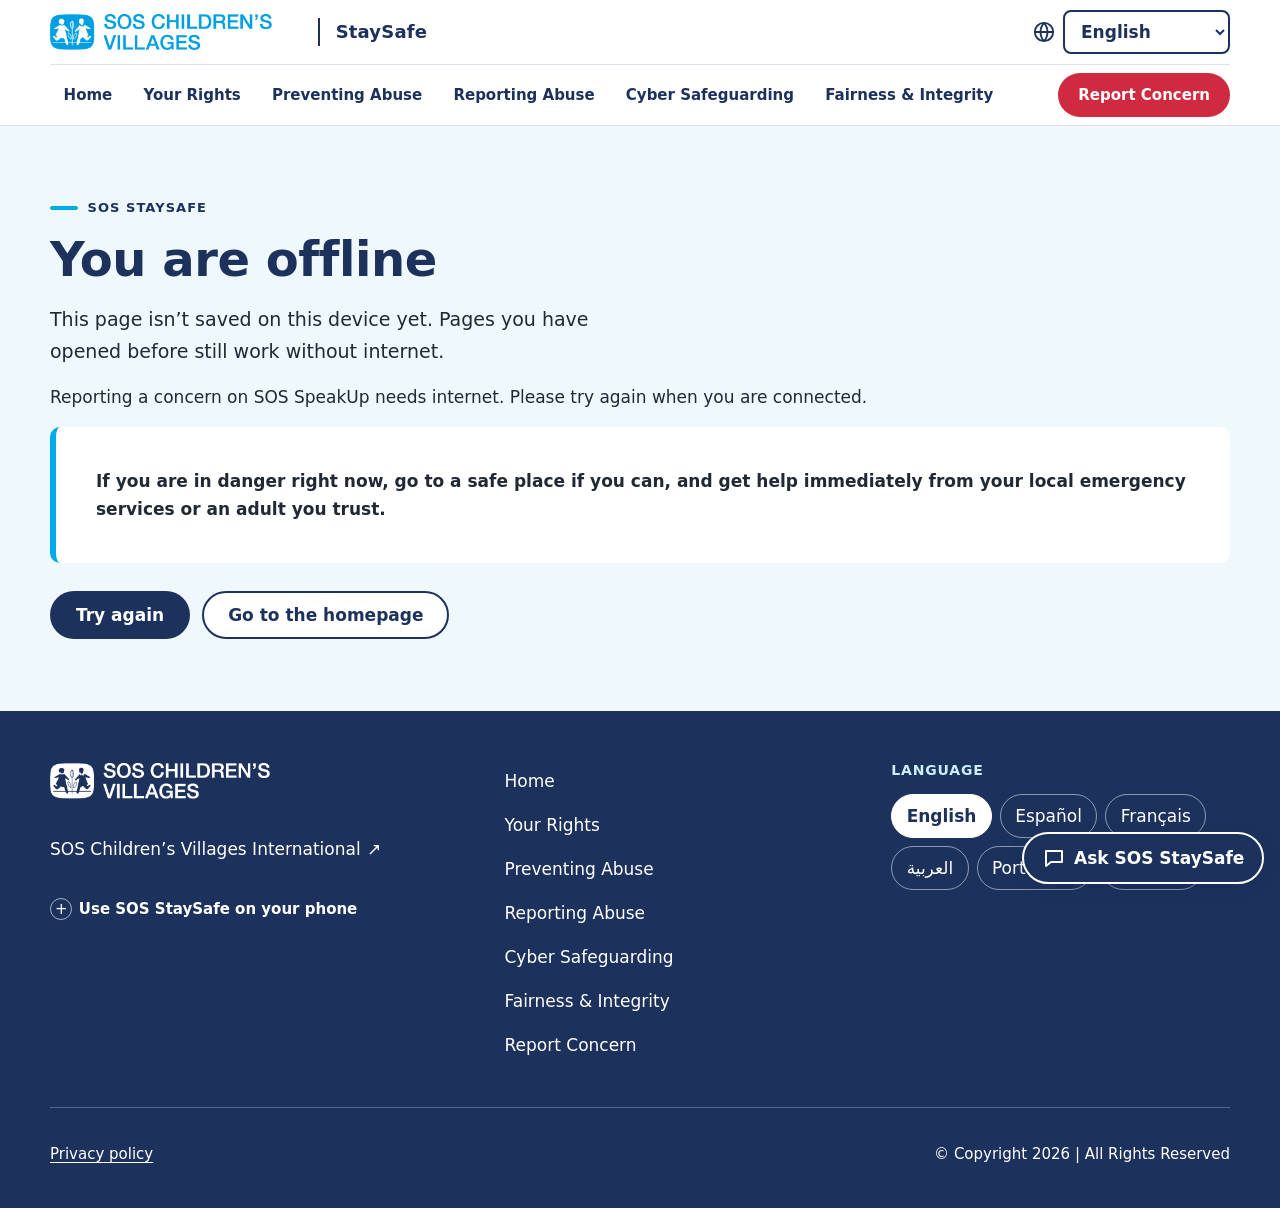
<file: offline.html>
<!DOCTYPE html>
<html lang="en" dir="ltr">
<head>
<meta charset="utf-8">
<meta name="viewport" content="width=device-width, initial-scale=1">
<title>You are offline | SOS StaySafe</title>
<meta name="description" content="You are offline. Pages you have opened before still work without internet.">
<link rel="icon" type="image/png" href="Images/favicon.png">
<link rel="apple-touch-icon" href="Images/apple-touch-icon.png">
<link rel="manifest" href="manifest.webmanifest">
<meta name="theme-color" content="#1c325d">
<meta name="robots" content="noindex">
<meta property="og:locale" content="en_GB">

<script>
  /* Runs before the page is drawn: marks JavaScript as available and applies the visitor's language and
     direction early, so Arabic never flashes left-to-right. Order of precedence: ?lang= in the address,
     then the language chosen earlier on this site, then the browser's preferred languages, then English. */
  (function () {
    var supported = ['en', 'es', 'fr', 'ar', 'pt', 'ru'];
    function pick(code) { var p = String(code || '').toLowerCase().split('-')[0]; return supported.indexOf(p) > -1 ? p : null; }
    var lang = null;
    try { lang = pick(new URLSearchParams(location.search).get('lang')) || pick(localStorage.getItem('sos-staysafe-lang')); } catch (e) { /* storage blocked */ }
    if (!lang) {
      var prefs = navigator.languages && navigator.languages.length ? navigator.languages : [navigator.language];
      for (var i = 0; i < prefs.length && !lang; i++) lang = pick(prefs[i]);
    }
    lang = lang || 'en';
    var root = document.documentElement;
    root.classList.add('js');
    root.dataset.lang = lang;
    if (lang === 'ar') root.dir = 'rtl';
    if (navigator.connection && navigator.connection.saveData) root.classList.add('save-data');
  })();
</script>
<link rel="stylesheet" href="site.css?v=2026-11-25">
</head>

<body>
<a class="skip-link" href="#main" data-i18n="ui.skip">Skip to main content</a>

<!-- ===================== HEADER ===================== -->
<header class="site-header">
  <div class="container header-inner">
    <a class="brand" href="index.html">
      <img src="Images/sos-logo-blue.png" width="702" height="114" alt="SOS Children’s Villages – SOS StaySafe home">
      <span class="brand-sub" aria-hidden="true">StaySafe</span>
    </a>

    <button class="nav-toggle" type="button" aria-expanded="false" aria-controls="nav-panel" data-i18n-attr="aria-label:ui.menu" aria-label="Menu">
      <span class="nav-toggle-bars" aria-hidden="true"></span>
    </button>

    <div class="nav-panel" id="nav-panel">
      <nav class="main-nav" data-i18n-attr="aria-label:ui.mainNav" aria-label="Main">
        <ul>
          <li><a href="index.html" data-i18n="nav.home">Home</a></li>
          <li><a href="your-rights.html" data-i18n="nav.rights">Your Rights</a></li>
          <li><a href="preventing-abuse.html" data-i18n="nav.preventing">Preventing Abuse</a></li>
          <li><a href="reporting-abuse.html" data-i18n="nav.reporting">Reporting Abuse</a></li>
          <li><a href="cyber-safeguarding.html" data-i18n="nav.cyber">Cyber Safeguarding</a></li>
          <li><a href="fairness-integrity.html" data-i18n="nav.fairness">Fairness &amp; Integrity</a></li>
          <li class="nav-report"><a href="https://soscvi.speakup.report/en-GB/databreach/home" data-i18n="nav.report">Report Concern</a></li>
        </ul>
      </nav>

      <div class="lang-picker">
        <svg width="22" height="22" viewBox="0 0 24 24" fill="none" stroke="currentColor" stroke-width="2" aria-hidden="true"><circle cx="12" cy="12" r="10"/><path d="M2 12h20M12 2a15 15 0 0 1 0 20M12 2a15 15 0 0 0 0 20"/></svg>
        <label class="sr-only" for="lang-select" data-i18n="ui.language">Language</label>
        <select id="lang-select">
          <option value="en" lang="en">English</option>
          <option value="es" lang="es">Español</option>
          <option value="fr" lang="fr">Français</option>
          <option value="ar" lang="ar">العربية</option>
          <option value="pt" lang="pt">Português</option>
          <option value="ru" lang="ru">Русский</option>
        </select>
      </div>
    </div>
  </div>
</header>

<main id="main" tabindex="-1">
  <section class="hero" aria-labelledby="offline-title">
    <div class="container">
      <p class="eyebrow">SOS StaySafe</p>
      <h1 id="offline-title" data-i18n="offline.title">You are offline</h1>
      <p class="lead" data-i18n="offline.text">This page isn’t saved on this device yet. Pages you have opened before still work without internet.</p>
      <p data-i18n="offline.speakup">Reporting a concern on SOS SpeakUp needs internet. Please try again when you are connected.</p>
      <p class="panel"><strong data-i18n="offline.danger">If you are in danger right now, go to a safe place if you can, and get help immediately from your local emergency services or an adult you trust.</strong></p>
      <div class="actions">
        <button class="btn btn-navy" type="button" onclick="location.reload()" data-i18n="offline.retry">Try again</button>
        <a class="btn btn-outline" href="index.html" data-i18n="offline.home">Go to the homepage</a>
      </div>
    </div>
  </section>
</main>

<!-- ===================== FOOTER ===================== -->
<footer class="site-footer on-dark">
  <div class="container">
    <div class="footer-grid">
      <div>
        <a class="footer-brand" href="index.html">
          <img src="Images/sos-logo-white.png" width="366" height="60" alt="SOS Children’s Villages – SOS StaySafe home" loading="lazy" decoding="async">
        </a>
        <p class="footer-org"><a href="https://www.sos-childrensvillages.org/" target="_blank" rel="noopener"><span data-i18n="ui.intl">SOS Children’s Villages International</span><span class="sr-only" data-i18n="ui.newTab">(opens in a new tab)</span><span aria-hidden="true">↗</span></a></p>
        <details class="footer-install">
          <summary data-i18n="ui.install.title">Use SOS StaySafe on your phone</summary>
          <p data-i18n="ui.install.android">Android: open the browser menu (⋮) and choose “Install app” or “Add to Home screen”.</p>
          <p data-i18n="ui.install.ios">iPhone or iPad: in Safari, tap Share, then “Add to Home Screen”.</p>
          <p data-i18n="ui.install.offline">Pages you have opened then work without internet. Reporting a concern on SOS SpeakUp always needs internet.</p>
        </details>
      </div>

      <nav data-i18n-attr="aria-label:ui.footerNav" aria-label="Footer">
        <ul class="footer-links">
          <li><a href="index.html" data-i18n="nav.home">Home</a></li>
          <li><a href="your-rights.html" data-i18n="nav.rights">Your Rights</a></li>
          <li><a href="preventing-abuse.html" data-i18n="nav.preventing">Preventing Abuse</a></li>
          <li><a href="reporting-abuse.html" data-i18n="nav.reporting">Reporting Abuse</a></li>
          <li><a href="cyber-safeguarding.html" data-i18n="nav.cyber">Cyber Safeguarding</a></li>
          <li><a href="fairness-integrity.html" data-i18n="nav.fairness">Fairness &amp; Integrity</a></li>
          <li><a href="https://soscvi.speakup.report/en-GB/databreach/home" data-i18n="nav.report">Report Concern</a></li>
        </ul>
      </nav>

      <div>
        <p class="footer-heading" id="footer-lang-heading" data-i18n="ui.language">Language</p>
        <ul class="footer-langs" aria-labelledby="footer-lang-heading">
          <li><button type="button" data-lang="en" lang="en" aria-pressed="true">English</button></li>
          <li><button type="button" data-lang="es" lang="es" aria-pressed="false">Español</button></li>
          <li><button type="button" data-lang="fr" lang="fr" aria-pressed="false">Français</button></li>
          <li><button type="button" data-lang="ar" lang="ar" aria-pressed="false">العربية</button></li>
          <li><button type="button" data-lang="pt" lang="pt" aria-pressed="false">Português</button></li>
          <li><button type="button" data-lang="ru" lang="ru" aria-pressed="false">Русский</button></li>
        </ul>
      </div>
    </div>

    <div class="footer-bottom">
      <a href="privacy-policy.html" data-i18n="nav.privacy">Privacy policy</a>
      <p>© <span data-i18n="footer.copyright">Copyright</span> <span id="year">2026</span> | <span data-i18n="footer.rights">All Rights Reserved</span></p>
    </div>
  </div>
</footer>

<script>
/* Page settings and this page's translations (es, fr, ar, pt, ru). Navigation, footer and interface text
   are shared and live in site.js. REVIEW: offline.* drafted 25 Nov 2026; offline.danger is the assistant’s emergency message. */
window.STAYSAFE_PAGE = {
  titleKey: "offline.title",
  descKey: "offline.text",
  translations: {
    "es": {
      "offline.title": "No tienes conexión",
      "offline.text": "Esta página aún no está guardada en este dispositivo. Las páginas que ya has abierto siguen funcionando sin internet.",
      "offline.speakup": "Para comunicar una preocupación en SOS SpeakUp necesitas internet. Vuelve a intentarlo cuando tengas conexión.",
      "offline.retry": "Volver a intentarlo",
      "offline.home": "Ir a la página de inicio",
      "offline.danger": "Si estás en peligro ahora mismo, ve a un lugar seguro si puedes y pide ayuda enseguida a los servicios de emergencia de tu zona o a una persona adulta de confianza."
    },
    "fr": {
      "offline.title": "Tu es hors ligne",
      "offline.text": "Cette page n’est pas encore enregistrée sur cet appareil. Les pages que tu as déjà ouvertes fonctionnent toujours sans internet.",
      "offline.speakup": "Pour signaler une préoccupation sur SOS SpeakUp, il faut une connexion internet. Réessaie quand tu seras connecté·e.",
      "offline.retry": "Réessayer",
      "offline.home": "Aller à la page d’accueil",
      "offline.danger": "Si tu es en danger en ce moment, va dans un endroit sûr si tu le peux et demande immédiatement de l’aide aux services d’urgence de ta région ou à un adulte de confiance."
    },
    "ar": {
      "offline.title": "أنت غير متصل بالإنترنت",
      "offline.text": "هذه الصفحة غير محفوظة على هذا الجهاز بعد. لا تزال الصفحات التي فتحتها من قبل تعمل دون اتصال بالإنترنت.",
      "offline.speakup": "الإبلاغ عن مخاوفك عبر SOS SpeakUp يحتاج إلى اتصال بالإنترنت. يُرجى المحاولة مرة أخرى عندما تكون متصلاً.",
      "offline.retry": "حاول مرة أخرى",
      "offline.home": "الانتقال إلى الصفحة الرئيسية",
      "offline.danger": "إذا كنت في خطر الآن، فاذهب إلى مكان آمن إن استطعت، واطلب المساعدة فوراً من خدمات الطوارئ المحلية أو من شخص بالغ تثق به."
    },
    "pt": {
      "offline.title": "Estás sem ligação",
      "offline.text": "Esta página ainda não está guardada neste dispositivo. As páginas que já abriste continuam a funcionar sem internet.",
      "offline.speakup": "Para comunicar uma preocupação no SOS SpeakUp precisas de internet. Tenta novamente quando tiveres ligação.",
      "offline.retry": "Tentar novamente",
      "offline.home": "Ir para a página inicial",
      "offline.danger": "Se estás em perigo neste momento, vai para um lugar seguro, se puderes, e pede ajuda imediatamente aos serviços de emergência da tua zona ou a um adulto de confiança."
    },
    "ru": {
      "offline.title": "Нет подключения к интернету",
      "offline.text": "Эта страница ещё не сохранена на этом устройстве. Страницы, которые вы уже открывали, работают без интернета.",
      "offline.speakup": "Чтобы сообщить о проблеме через SOS SpeakUp, нужен интернет. Попробуйте ещё раз, когда появится подключение.",
      "offline.retry": "Попробовать снова",
      "offline.home": "Перейти на главную страницу",
      "offline.danger": "Если вы в опасности прямо сейчас, по возможности уйдите в безопасное место и немедленно обратитесь в местные экстренные службы или к взрослому, которому вы доверяете."
    }
  }
};
</script>
<script src="site.js?v=2026-11-25"></script>
</body>
</html>
</file>
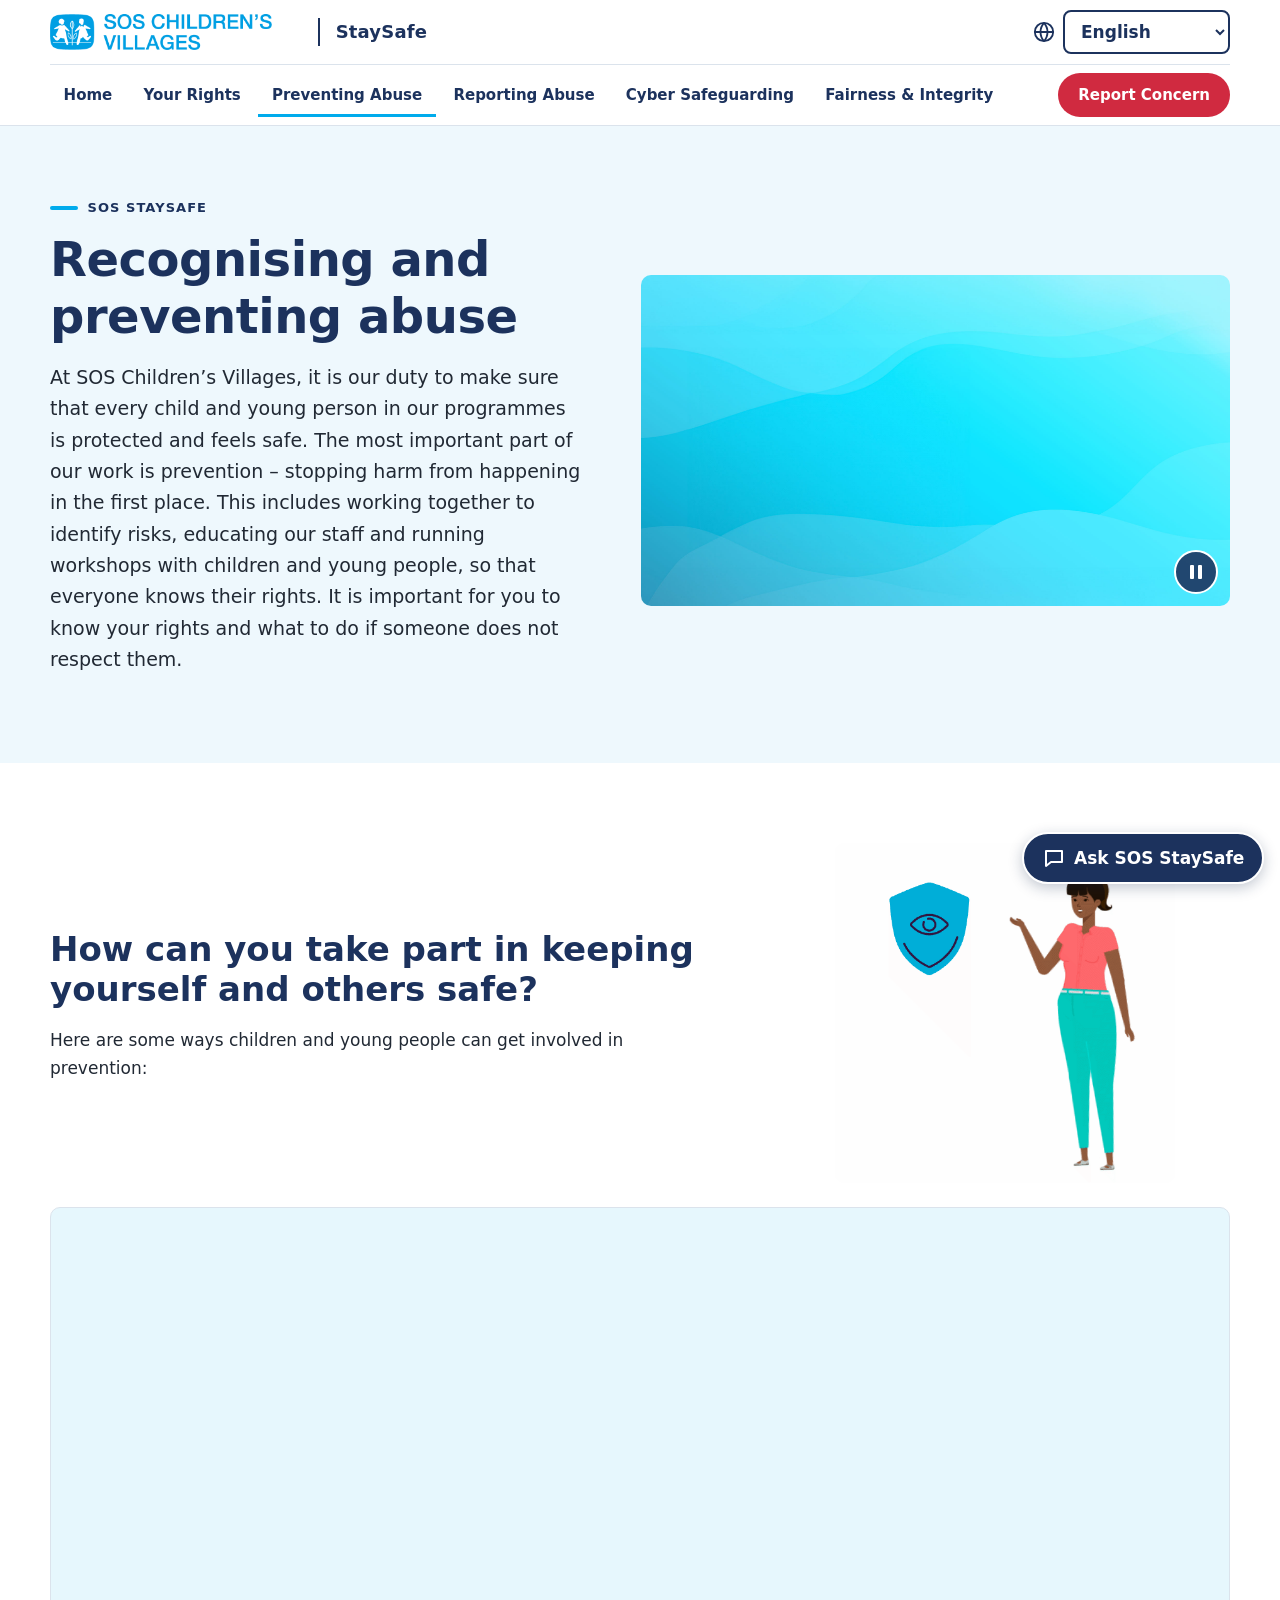
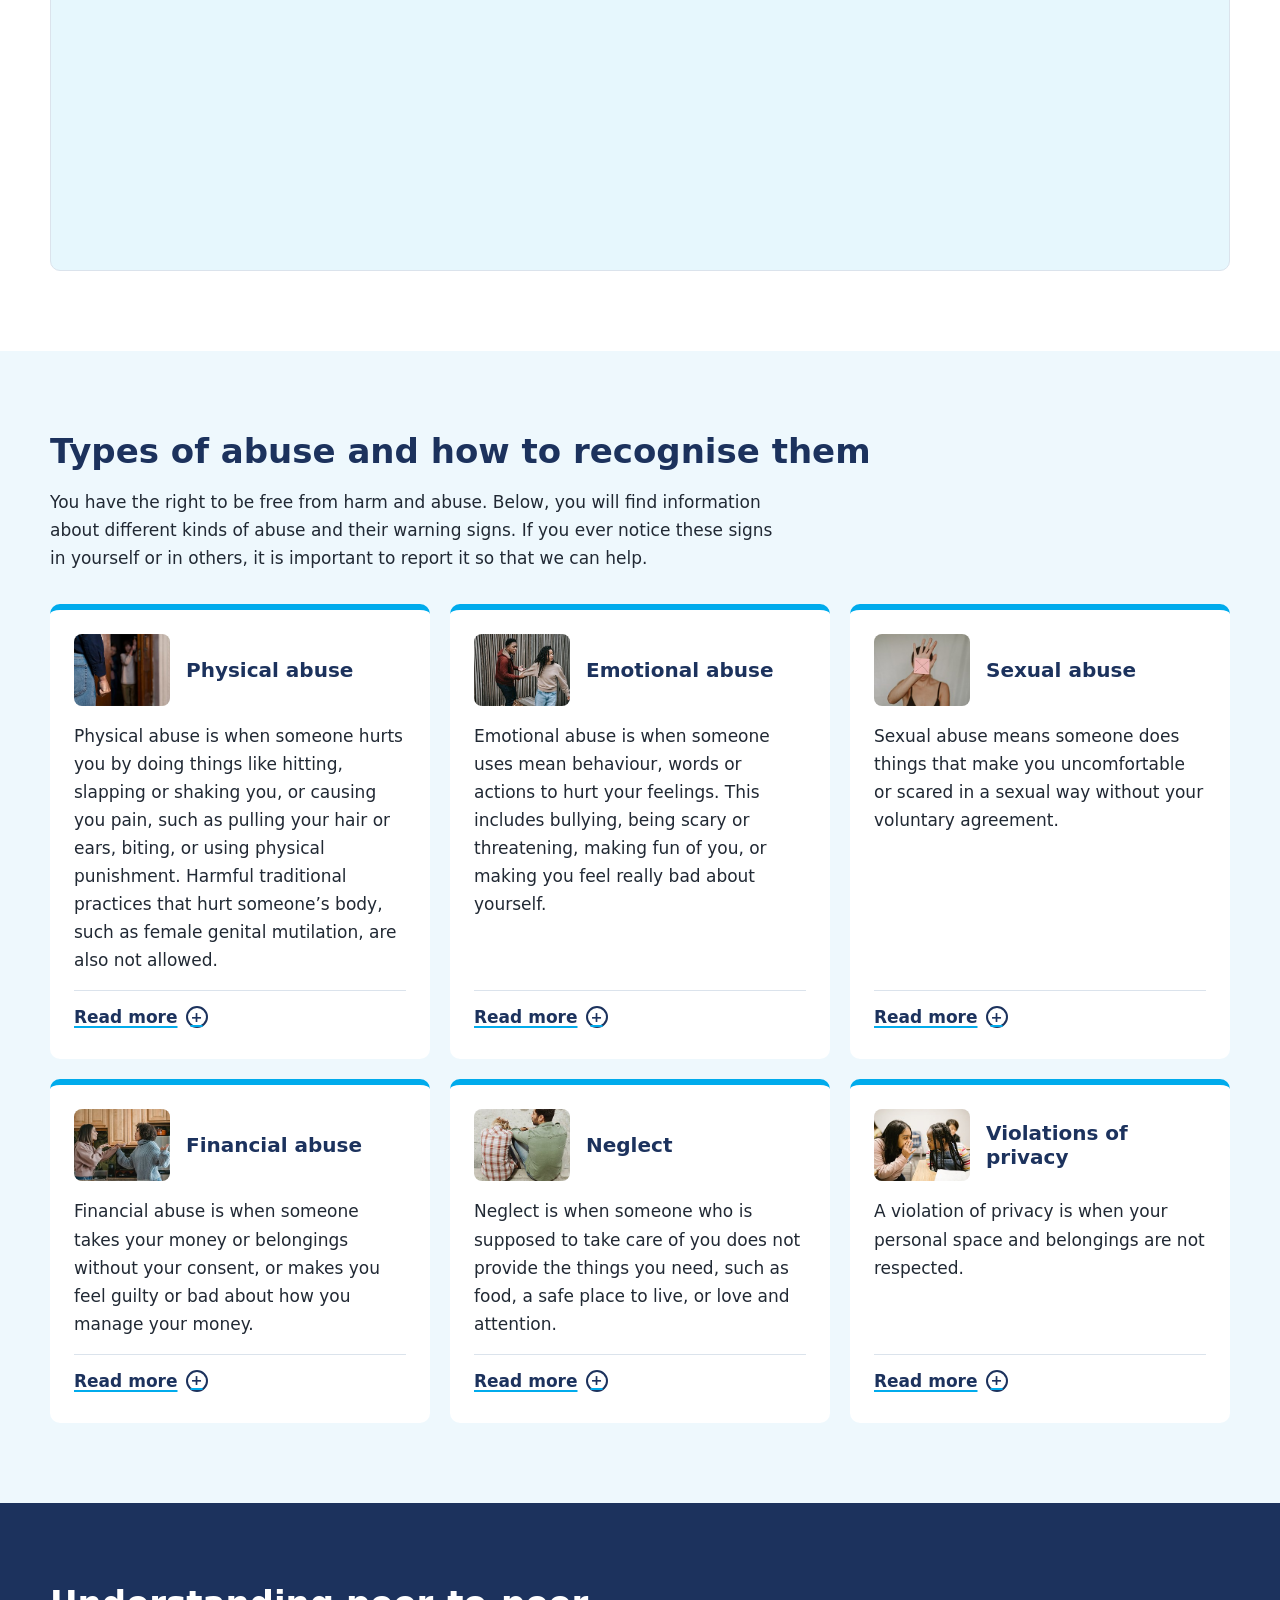
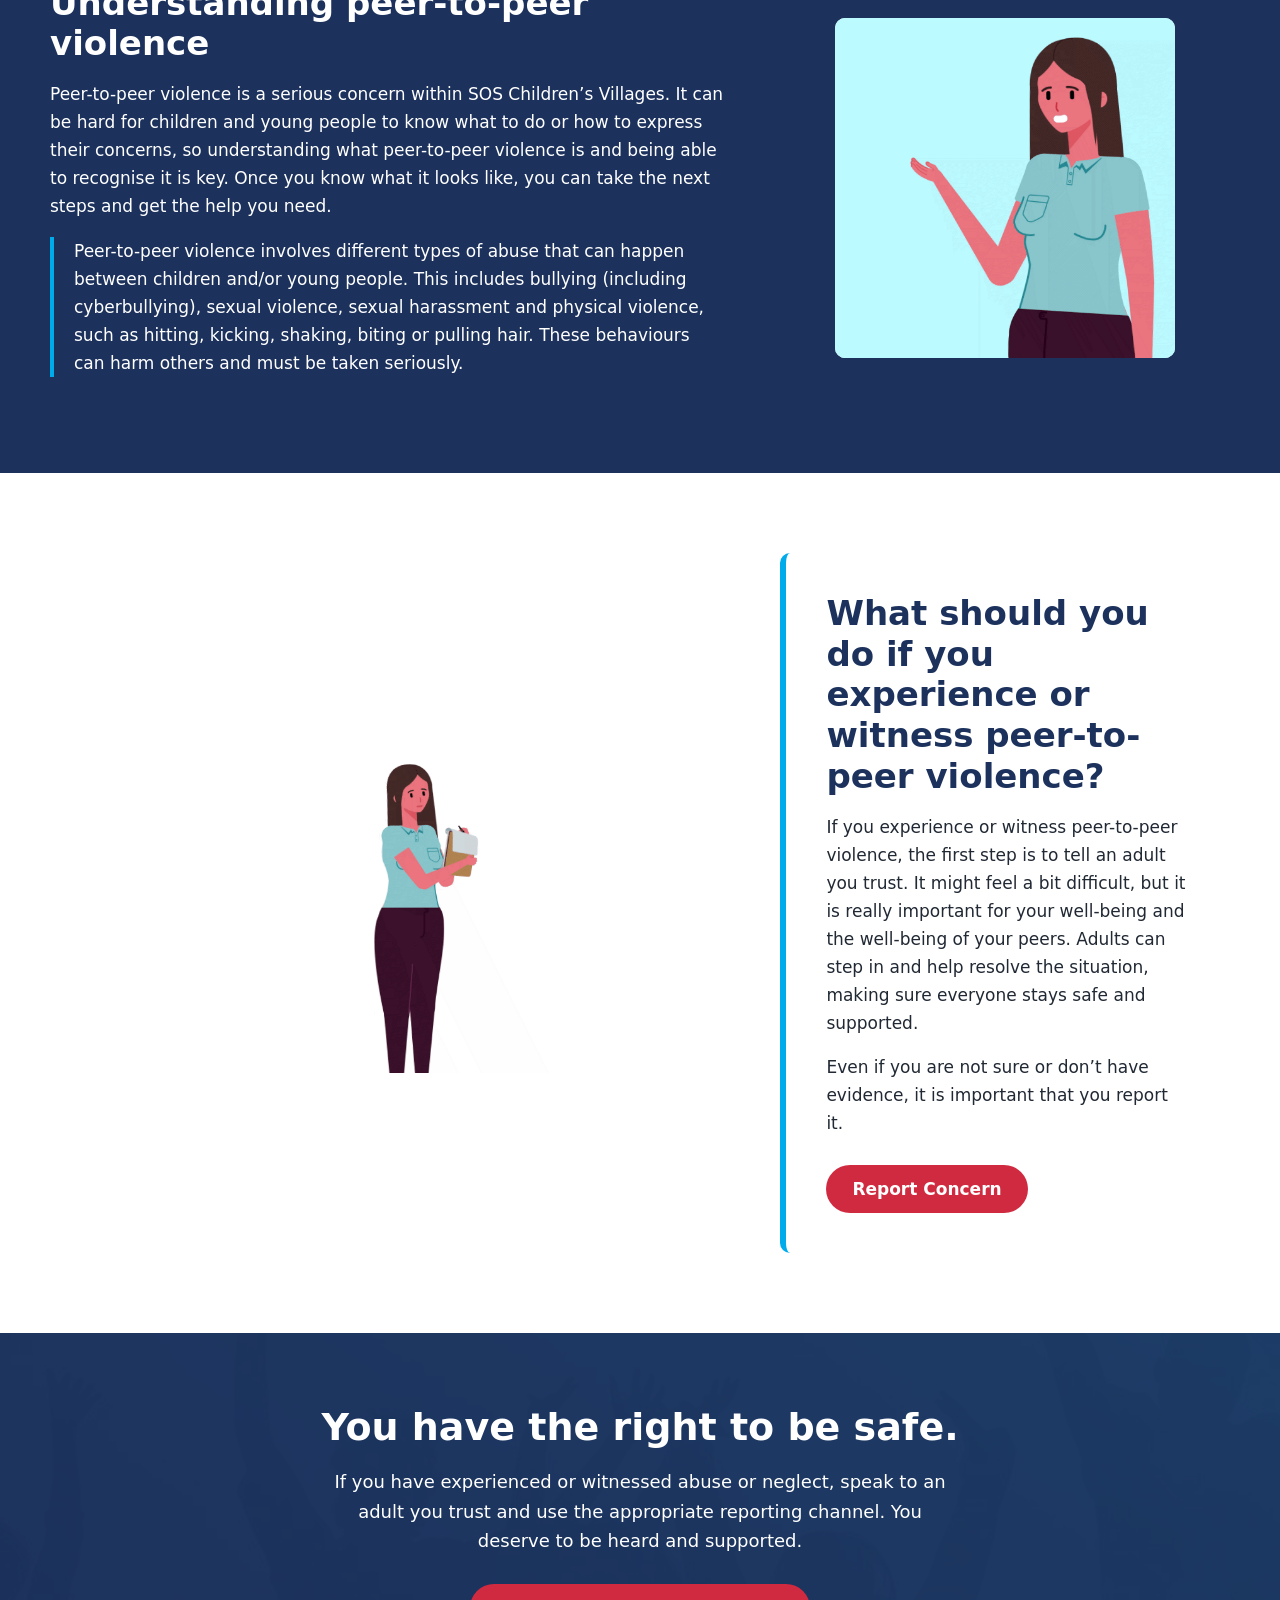
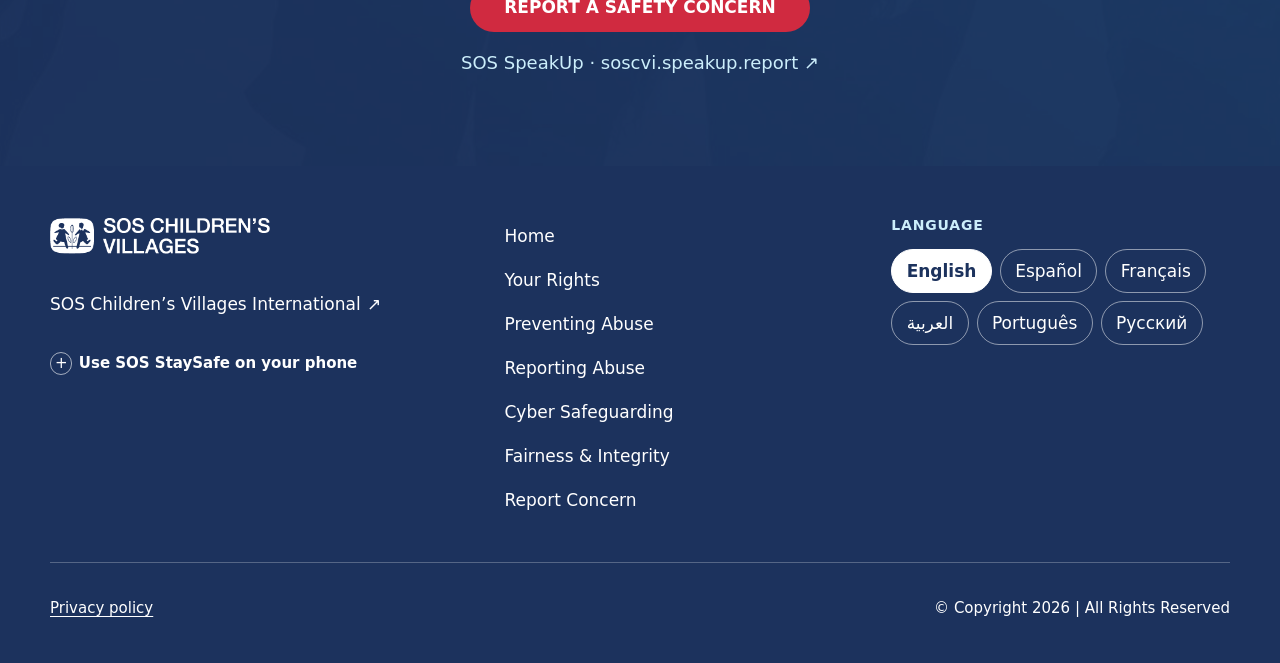
<file: preventing-abuse.html>
<!DOCTYPE html>
<html lang="en" dir="ltr">
<head>
<meta charset="utf-8">
<meta name="viewport" content="width=device-width, initial-scale=1">
<title>Recognising and preventing abuse | SOS StaySafe</title>
<meta name="description" content="How SOS Children’s Villages works to prevent abuse, the different types of abuse and their warning signs, and what to do about peer-to-peer violence.">
<link rel="canonical" href="https://sos-staysafe.com/preventing-abuse.html">
<link rel="icon" type="image/png" href="Images/favicon.png">
<link rel="apple-touch-icon" href="Images/apple-touch-icon.png">
<link rel="manifest" href="manifest.webmanifest">
<meta name="theme-color" content="#1c325d">

<!-- Open Graph (link previews) -->
<meta property="og:type" content="website">
<meta property="og:site_name" content="SOS StaySafe">
<meta property="og:title" content="Recognising and preventing abuse | SOS StaySafe">
<meta property="og:description" content="How SOS Children’s Villages works to prevent abuse, the different types of abuse and their warning signs, and what to do about peer-to-peer violence.">
<meta property="og:url" content="https://sos-staysafe.com/preventing-abuse.html">
<meta property="og:image" content="https://sos-staysafe.com/Images/header-background.jpg">
<meta property="og:locale" content="en_GB">
<meta property="og:locale:alternate" content="es_ES">
<meta property="og:locale:alternate" content="fr_FR">
<meta property="og:locale:alternate" content="ar_AR">
<meta property="og:locale:alternate" content="pt_PT">
<meta property="og:locale:alternate" content="ru_RU">

<script>
  /* Runs before the page is drawn: marks JavaScript as available and applies the visitor's language and
     direction early, so Arabic never flashes left-to-right. Order of precedence: ?lang= in the address,
     then the language chosen earlier on this site, then the browser's preferred languages, then English. */
  (function () {
    var supported = ['en', 'es', 'fr', 'ar', 'pt', 'ru'];
    function pick(code) { var p = String(code || '').toLowerCase().split('-')[0]; return supported.indexOf(p) > -1 ? p : null; }
    var lang = null;
    try { lang = pick(new URLSearchParams(location.search).get('lang')) || pick(localStorage.getItem('sos-staysafe-lang')); } catch (e) { /* storage blocked */ }
    if (!lang) {
      var prefs = navigator.languages && navigator.languages.length ? navigator.languages : [navigator.language];
      for (var i = 0; i < prefs.length && !lang; i++) lang = pick(prefs[i]);
    }
    lang = lang || 'en';
    var root = document.documentElement;
    root.classList.add('js');
    root.dataset.lang = lang;
    if (lang === 'ar') root.dir = 'rtl';
    if (navigator.connection && navigator.connection.saveData) root.classList.add('save-data');
  })();
</script>
<link rel="stylesheet" href="site.css?v=2026-11-25">
<style>
/* Page-specific styles (shared styles are in site.css) */
.highlight { padding-inline-start: 1.25rem; border-inline-start: 4px solid var(--blue); font-size: 1.0625rem; }

/* ---------- Preventing Abuse page: types-of-abuse cards ---------- */
.abuse-grid { display: grid; gap: 1.25rem; margin-top: 2rem; }
/* Let cards and headings shrink below their longest word (long Russian words otherwise widen the grid) */
.abuse-grid > *, .abuse-head h3 { min-width: 0; }
.abuse-card { overflow-wrap: break-word; }
.abuse-card { display: flex; flex-direction: column; padding: 1.5rem; border-radius: var(--radius); background: var(--white); border-top: 6px solid var(--blue); }
.abuse-head { display: flex; align-items: center; gap: 1rem; margin-bottom: 1rem; }
/* The source photos are only about 280px wide, so they are shown as small, sharp thumbnails */
.abuse-head img { flex: none; width: 96px; height: 72px; object-fit: cover; border-radius: var(--radius-sm); }
.abuse-head h3 { margin: 0; font-size: 1.25rem; font-weight: 800; }
.abuse-card > p { margin-bottom: 1rem; }
.abuse-card details { margin-top: auto; border-top: 1px solid var(--line); }
.abuse-card summary { display: flex; align-items: center; gap: 0.5rem; min-height: 44px; padding-top: 0.5rem; color: var(--navy); font-weight: 700; cursor: pointer; list-style: none; text-decoration: underline; text-decoration-thickness: 2px; text-decoration-color: var(--blue); text-underline-offset: 0.2em; }
.abuse-card summary::-webkit-details-marker { display: none; }
.abuse-card summary::after { content: "+"; display: inline-flex; align-items: center; justify-content: center; width: 22px; height: 22px; border: 2px solid var(--navy); border-radius: 50%; font-size: 0.9rem; line-height: 1; text-decoration: none; }
.abuse-card details[open] summary::after { content: "−"; }
.abuse-card details[open] summary { margin-bottom: 0.75rem; }
.abuse-card details p { font-size: 0.9375rem; }
.signs { margin: 0; padding: 0; list-style: none; display: grid; gap: 0.75rem; }
.signs li { padding: 0.75rem 1rem; border-radius: var(--radius-sm); background: var(--blue-10); font-size: 0.9375rem; line-height: 1.5; }
.signs strong { display: block; color: var(--navy); }
@media (min-width: 700px) { .abuse-grid { grid-template-columns: 1fr 1fr; } }
@media (min-width: 1100px) { .abuse-grid { grid-template-columns: repeat(3, 1fr); } }
</style>
</head>

<body>
<a class="skip-link" href="#main" data-i18n="ui.skip">Skip to main content</a>

<!-- ===================== HEADER ===================== -->
<header class="site-header">
  <div class="container header-inner">
    <a class="brand" href="index.html">
      <img src="Images/sos-logo-blue.png" width="702" height="114" alt="SOS Children’s Villages – SOS StaySafe home">
      <span class="brand-sub" aria-hidden="true">StaySafe</span>
    </a>

    <button class="nav-toggle" type="button" aria-expanded="false" aria-controls="nav-panel" data-i18n-attr="aria-label:ui.menu" aria-label="Menu">
      <span class="nav-toggle-bars" aria-hidden="true"></span>
    </button>

    <div class="nav-panel" id="nav-panel">
      <nav class="main-nav" data-i18n-attr="aria-label:ui.mainNav" aria-label="Main">
        <ul>
          <li><a href="index.html" data-i18n="nav.home">Home</a></li>
          <li><a href="your-rights.html" data-i18n="nav.rights">Your Rights</a></li>
          <li><a href="preventing-abuse.html" aria-current="page" data-i18n="nav.preventing">Preventing Abuse</a></li>
          <li><a href="reporting-abuse.html" data-i18n="nav.reporting">Reporting Abuse</a></li>
          <li><a href="cyber-safeguarding.html" data-i18n="nav.cyber">Cyber Safeguarding</a></li>
          <li><a href="fairness-integrity.html" data-i18n="nav.fairness">Fairness &amp; Integrity</a></li>
          <li class="nav-report"><a href="https://soscvi.speakup.report/en-GB/databreach/home" data-i18n="nav.report">Report Concern</a></li>
        </ul>
      </nav>

      <div class="lang-picker">
        <svg width="22" height="22" viewBox="0 0 24 24" fill="none" stroke="currentColor" stroke-width="2" aria-hidden="true"><circle cx="12" cy="12" r="10"/><path d="M2 12h20M12 2a15 15 0 0 1 0 20M12 2a15 15 0 0 0 0 20"/></svg>
        <label class="sr-only" for="lang-select" data-i18n="ui.language">Language</label>
        <select id="lang-select">
          <option value="en" lang="en">English</option>
          <option value="es" lang="es">Español</option>
          <option value="fr" lang="fr">Français</option>
          <option value="ar" lang="ar">العربية</option>
          <option value="pt" lang="pt">Português</option>
          <option value="ru" lang="ru">Русский</option>
        </select>
      </div>
    </div>
  </div>
</header>

<main id="main" tabindex="-1">

  <!-- ===================== A. INTRODUCTION ===================== -->
  <section class="hero" aria-labelledby="page-title">
    <div class="container hero-grid">
      <div>
        <p class="eyebrow">SOS StaySafe</p>
        <h1 id="page-title" data-i18n="page.title">Recognising and preventing abuse</h1>
        <p class="lead" data-i18n="intro.text">At SOS Children’s Villages, it is our duty to make sure that every child and young person in our programmes is protected and feels safe. The most important part of our work is prevention – stopping harm from happening in the first place. This includes working together to identify risks, educating our staff and running workshops with children and young people, so that everyone knows their rights. It is important for you to know your rights and what to do if someone does not respect them.</p>
      </div>

      <div class="hero-media">
        <!-- Language-specific "Recognising and preventing abuse" video, chosen by script; the poster is the static fallback -->
        <video id="hero-video" muted loop playsinline preload="none" poster="Images/header-background.jpg" aria-hidden="true" tabindex="-1"></video>
        <button class="motion-toggle" id="motion-toggle" type="button" aria-pressed="false" data-i18n-attr="aria-label:ui.pause" aria-label="Pause animations">
          <span class="icon-pause" aria-hidden="true"></span>
          <span class="icon-play" aria-hidden="true"></span>
        </button>
      </div>
    </div>
  </section>

  <!-- ===================== B. HOW YOU CAN TAKE PART ===================== -->
  <section class="section" aria-labelledby="participate-title">
    <div class="container">
      <div class="split">
        <div>
          <h2 id="participate-title" data-i18n="participate.title">How can you take part in keeping yourself and others safe?</h2>
          <p class="cards-intro" data-i18n="participate.text">Here are some ways children and young people can get involved in prevention:</p>
        </div>
        <figure class="illustration">
          <img class="anim" src="Images/powtoon-33.gif" width="540" height="540" alt="" loading="lazy" decoding="async">
        </figure>
      </div>
      <div class="embed-frame">
        <!-- Original interactive module (Genially). The same English module was embedded on every language version. -->
        <iframe id="participate-frame" src="https://view.genially.com/65ee9b776e9b790015cd3aee" data-i18n-attr="title:participate.title" title="How can you take part in keeping yourself and others safe?" loading="lazy" allowfullscreen></iframe>
      </div>
    </div>
  </section>

  <!-- ===================== C. TYPES OF ABUSE ===================== -->
  <section class="section section-tint" aria-labelledby="types-title">
    <div class="container">
      <h2 id="types-title" data-i18n="types.title">Types of abuse and how to recognise them</h2>
      <p class="cards-intro" data-i18n="types.text">You have the right to be free from harm and abuse. Below, you will find information about different kinds of abuse and their warning signs. If you ever notice these signs in yourself or in others, it is important to report it so that we can help.</p>

      <div class="abuse-grid">
        <article class="abuse-card" aria-labelledby="physical-title">
          <div class="abuse-head">
            <img src="Images/abuse-type-physical.jpg" width="283" height="189" alt="" loading="lazy" decoding="async">
            <h3 id="physical-title" data-i18n="abuse.physical.title">Physical abuse</h3>
          </div>
          <p data-i18n="abuse.physical.def">Physical abuse is when someone hurts you by doing things like hitting, slapping or shaking you, or causing you pain, such as pulling your hair or ears, biting, or using physical punishment. Harmful traditional practices that hurt someone’s body, such as female genital mutilation, are also not allowed.</p>
          <details>
            <summary data-i18n="readMore">Read more</summary>
            <ul class="signs">
              <li><strong data-i18n="abuse.physical.s1.label">Many or unexplained injuries</strong> <span data-i18n="abuse.physical.s1.text">A young person has many injuries, especially if they can’t explain how they happened or give unusual excuses such as “I accidentally ran into a door”.</span></li>
              <li><strong data-i18n="abuse.physical.s2.label">Avoiding physical contact</strong> <span data-i18n="abuse.physical.s2.text">Someone who used to be comfortable with things like hugs or high-fives now pulls away, doesn’t want them, or is very jumpy when touched.</span></li>
              <li><strong data-i18n="abuse.physical.s3.label">Always wearing lots of clothes</strong> <span data-i18n="abuse.physical.s3.text">Someone wears a lot of clothes all the time, even on very hot days or at the beach. This might be a sign that they are trying to hide bruises or marks on their body.</span></li>
            </ul>
          </details>
        </article>

        <article class="abuse-card" aria-labelledby="emotional-title">
          <div class="abuse-head">
            <img src="Images/abuse-type-emotional.jpg" width="281" height="188" alt="" loading="lazy" decoding="async">
            <h3 id="emotional-title" data-i18n="abuse.emotional.title">Emotional abuse</h3>
          </div>
          <p data-i18n="abuse.emotional.def">Emotional abuse is when someone uses mean behaviour, words or actions to hurt your feelings. This includes bullying, being scary or threatening, making fun of you, or making you feel really bad about yourself.</p>
          <details>
            <summary data-i18n="readMore">Read more</summary>
            <ul class="signs">
              <li><strong data-i18n="abuse.emotional.s1.label">Withdrawal</strong> <span data-i18n="abuse.emotional.s1.text">Someone becomes more isolated, avoids social situations, or doesn’t want to spend as much time with friends and family.</span></li>
              <li><strong data-i18n="abuse.emotional.s2.label">Personality changes</strong> <span data-i18n="abuse.emotional.s2.text">A young person becomes very quiet, sad or anxious, and their personality changes noticeably.</span></li>
              <li><strong data-i18n="abuse.emotional.s3.label">Low self-esteem</strong> <span data-i18n="abuse.emotional.s3.text">Someone starts to feel they are not good enough, has no confidence, or constantly puts themselves down.</span></li>
            </ul>
          </details>
        </article>

        <article class="abuse-card" aria-labelledby="sexual-title">
          <div class="abuse-head">
            <img src="Images/abuse-type-sexual.jpg" width="276" height="184" alt="" loading="lazy" decoding="async">
            <h3 id="sexual-title" data-i18n="abuse.sexual.title">Sexual abuse</h3>
          </div>
          <p data-i18n="abuse.sexual.def">Sexual abuse means someone does things that make you uncomfortable or scared in a sexual way without your voluntary agreement.</p>
          <details>
            <summary data-i18n="readMore">Read more</summary>
            <p data-i18n="abuse.sexual.type1">Non-physical: This includes harassment, such as repeatedly bothering you with unwanted advances or making comments of a sexual nature. It can also involve showing you inappropriate pictures or pressuring you into doing things you are not comfortable with.</p>
            <p data-i18n="abuse.sexual.type2">Physical: This involves physical actions, such as touching your intimate areas or sexual activities, without your clear and voluntary consent. It can also happen when you are unable to give consent, for example because of alcohol or drugs. Remember, it is never acceptable for anyone to do these things without your agreement.</p>
            <ul class="signs">
              <li><strong data-i18n="abuse.sexual.s1.label">Emotional distress</strong> <span data-i18n="abuse.sexual.s1.text">A young person shows strong emotional reactions, such as fear, anger or withdrawal.</span></li>
              <li><strong data-i18n="abuse.sexual.s2.label">Sexual knowledge beyond their age</strong> <span data-i18n="abuse.sexual.s2.text">A young person knows or talks about sexual topics that are not appropriate for their age.</span></li>
              <li><strong data-i18n="abuse.sexual.s3.label">Fear of specific people or places</strong> <span data-i18n="abuse.sexual.s3.text">A young person develops an unexplained fear of certain people or places, or avoids them.</span></li>
              <li><strong data-i18n="abuse.sexual.s4.label">Physical symptoms</strong> <span data-i18n="abuse.sexual.s4.text">Physical symptoms such as pain, discomfort or bleeding in the genital area.</span></li>
            </ul>
          </details>
        </article>

        <article class="abuse-card" aria-labelledby="financial-title">
          <div class="abuse-head">
            <img src="Images/abuse-type-financial.jpg" width="286" height="191" alt="" loading="lazy" decoding="async">
            <h3 id="financial-title" data-i18n="abuse.financial.title">Financial abuse</h3>
          </div>
          <p data-i18n="abuse.financial.def">Financial abuse is when someone takes your money or belongings without your consent, or makes you feel guilty or bad about how you manage your money.</p>
          <details>
            <summary data-i18n="readMore">Read more</summary>
            <ul class="signs">
              <li><strong data-i18n="abuse.financial.s1.label">Unexplained financial changes</strong> <span data-i18n="abuse.financial.s1.text">A young person’s financial situation suddenly changes, and they can’t or won’t explain why.</span></li>
              <li><strong data-i18n="abuse.financial.s2.label">Lack of control over money</strong> <span data-i18n="abuse.financial.s2.text">They have no control over their own money – for example, they are not allowed to access their bank account, or they have to hand over their income or pocket money.</span></li>
              <li><strong data-i18n="abuse.financial.s3.label">Criticism and guilt-tripping</strong> <span data-i18n="abuse.financial.s3.text">Someone keeps telling you that your money choices are wrong and makes you feel bad about them – for example, always calling you irresponsible for spending money on things that are within your budget.</span></li>
            </ul>
          </details>
        </article>

        <article class="abuse-card" aria-labelledby="neglect-title">
          <div class="abuse-head">
            <img src="Images/abuse-type-neglect.jpg" width="278" height="191" alt="" loading="lazy" decoding="async">
            <h3 id="neglect-title" data-i18n="abuse.neglect.title">Neglect</h3>
          </div>
          <p data-i18n="abuse.neglect.def">Neglect is when someone who is supposed to take care of you does not provide the things you need, such as food, a safe place to live, or love and attention.</p>
          <details>
            <summary data-i18n="readMore">Read more</summary>
            <ul class="signs">
              <li><strong data-i18n="abuse.neglect.s1.label">Constant hunger</strong> <span data-i18n="abuse.neglect.s1.text">A young person is often very hungry, eats a lot when food is available, or hides food.</span></li>
              <li><strong data-i18n="abuse.neglect.s2.label">Inadequate clothing</strong> <span data-i18n="abuse.neglect.s2.text">They have dirty or torn clothes, or wear clothes that are not suitable for the weather – for example, only a T-shirt in winter.</span></li>
              <li><strong data-i18n="abuse.neglect.s3.label">Lack of supervision</strong> <span data-i18n="abuse.neglect.s3.text">A young person is left alone for a long time without any adult looking after them.</span></li>
            </ul>
          </details>
        </article>

        <article class="abuse-card" aria-labelledby="privacy-title">
          <div class="abuse-head">
            <img src="Images/abuse-type-privacy-violations.jpg" width="283" height="189" alt="" loading="lazy" decoding="async">
            <h3 id="privacy-title" data-i18n="abuse.privacy.title">Violations of privacy</h3>
          </div>
          <p data-i18n="abuse.privacy.def">A violation of privacy is when your personal space and belongings are not respected.</p>
          <details>
            <summary data-i18n="readMore">Read more</summary>
            <ul class="signs">
              <li><strong data-i18n="abuse.privacy.s1.label">Lack of privacy</strong> <span data-i18n="abuse.privacy.s1.text">A young person can’t have personal space or close their bedroom or bathroom door, or there are cameras recording them.</span></li>
              <li><strong data-i18n="abuse.privacy.s2.label">Unauthorised sharing</strong> <span data-i18n="abuse.privacy.s2.text">Someone shares a young person’s private information or photos without asking them first.</span></li>
            </ul>
          </details>
        </article>
      </div>
    </div>
  </section>

  <!-- ===================== D. PEER-TO-PEER VIOLENCE ===================== -->
  <section class="section section-dark on-dark" aria-labelledby="peer-title">
    <div class="container split">
      <div>
        <h2 id="peer-title" data-i18n="peer.title">Understanding peer-to-peer violence</h2>
        <p data-i18n="peer.text1">Peer-to-peer violence is a serious concern within SOS Children’s Villages. It can be hard for children and young people to know what to do or how to express their concerns, so understanding what peer-to-peer violence is and being able to recognise it is key. Once you know what it looks like, you can take the next steps and get the help you need.</p>
        <p class="highlight" data-i18n="peer.text2">Peer-to-peer violence involves different types of abuse that can happen between children and/or young people. This includes bullying (including cyberbullying), sexual violence, sexual harassment and physical violence, such as hitting, kicking, shaking, biting or pulling hair. These behaviours can harm others and must be taken seriously.</p>
      </div>
      <figure class="illustration">
        <img class="anim" src="Images/powtoon-35.gif" width="540" height="540" alt="" loading="lazy" decoding="async">
      </figure>
    </div>
  </section>

  <!-- ===================== E. WHAT TO DO ===================== -->
  <section class="section" aria-labelledby="action-title">
    <div class="container split split-reverse">
      <div class="panel">
        <h2 id="action-title" data-i18n="action.title">What should you do if you experience or witness peer-to-peer violence?</h2>
        <p data-i18n="action.text">If you experience or witness peer-to-peer violence, the first step is to tell an adult you trust. It might feel a bit difficult, but it is really important for your well-being and the well-being of your peers. Adults can step in and help resolve the situation, making sure everyone stays safe and supported.</p>
        <p data-i18n="action.text2">Even if you are not sure or don’t have evidence, it is important that you report it.</p>
        <div class="actions">
          <a class="btn btn-report" href="https://soscvi.speakup.report/en-GB/databreach/home" data-i18n="nav.report">Report Concern</a>
        </div>
      </div>
      <figure class="illustration">
        <img class="anim" src="Images/powtoon-37.gif" width="540" height="540" alt="" loading="lazy" decoding="async">
      </figure>
    </div>
  </section>

  <!-- ===================== F. REPORT A SAFETY CONCERN ===================== -->
  <section class="report-cta on-dark" aria-labelledby="cta-title">
    <div class="container">
      <h2 id="cta-title" data-i18n="cta.title">You have the right to be safe.</h2>
      <p data-i18n="cta.text">If you have experienced or witnessed abuse or neglect, speak to an adult you trust and use the appropriate reporting channel. You deserve to be heard and supported.</p>
      <a class="btn btn-report" href="https://soscvi.speakup.report/en-GB/databreach/home" data-i18n="cta.button">REPORT A SAFETY CONCERN</a>
      <!-- Shows where the button leads: reports go to the SOS SpeakUp channel, not to this website -->
      <p class="channel-note" dir="ltr">SOS SpeakUp · soscvi.speakup.report <span aria-hidden="true">↗</span></p>
    </div>
  </section>
</main>

<!-- ===================== FOOTER ===================== -->
<footer class="site-footer on-dark">
  <div class="container">
    <div class="footer-grid">
      <div>
        <a class="footer-brand" href="index.html">
          <img src="Images/sos-logo-white.png" width="366" height="60" alt="SOS Children’s Villages – SOS StaySafe home" loading="lazy" decoding="async">
        </a>
        <p class="footer-org"><a href="https://www.sos-childrensvillages.org/" target="_blank" rel="noopener"><span data-i18n="ui.intl">SOS Children’s Villages International</span><span class="sr-only" data-i18n="ui.newTab">(opens in a new tab)</span><span aria-hidden="true">↗</span></a></p>
        <details class="footer-install">
          <summary data-i18n="ui.install.title">Use SOS StaySafe on your phone</summary>
          <p data-i18n="ui.install.android">Android: open the browser menu (⋮) and choose “Install app” or “Add to Home screen”.</p>
          <p data-i18n="ui.install.ios">iPhone or iPad: in Safari, tap Share, then “Add to Home Screen”.</p>
          <p data-i18n="ui.install.offline">Pages you have opened then work without internet. Reporting a concern on SOS SpeakUp always needs internet.</p>
        </details>
      </div>

      <nav data-i18n-attr="aria-label:ui.footerNav" aria-label="Footer">
        <ul class="footer-links">
          <li><a href="index.html" data-i18n="nav.home">Home</a></li>
          <li><a href="your-rights.html" data-i18n="nav.rights">Your Rights</a></li>
          <li><a href="preventing-abuse.html" data-i18n="nav.preventing">Preventing Abuse</a></li>
          <li><a href="reporting-abuse.html" data-i18n="nav.reporting">Reporting Abuse</a></li>
          <li><a href="cyber-safeguarding.html" data-i18n="nav.cyber">Cyber Safeguarding</a></li>
          <li><a href="fairness-integrity.html" data-i18n="nav.fairness">Fairness &amp; Integrity</a></li>
          <li><a href="https://soscvi.speakup.report/en-GB/databreach/home" data-i18n="nav.report">Report Concern</a></li>
        </ul>
      </nav>

      <div>
        <p class="footer-heading" id="footer-lang-heading" data-i18n="ui.language">Language</p>
        <ul class="footer-langs" aria-labelledby="footer-lang-heading">
          <li><button type="button" data-lang="en" lang="en" aria-pressed="true">English</button></li>
          <li><button type="button" data-lang="es" lang="es" aria-pressed="false">Español</button></li>
          <li><button type="button" data-lang="fr" lang="fr" aria-pressed="false">Français</button></li>
          <li><button type="button" data-lang="ar" lang="ar" aria-pressed="false">العربية</button></li>
          <li><button type="button" data-lang="pt" lang="pt" aria-pressed="false">Português</button></li>
          <li><button type="button" data-lang="ru" lang="ru" aria-pressed="false">Русский</button></li>
        </ul>
      </div>
    </div>

    <div class="footer-bottom">
      <a href="privacy-policy.html" data-i18n="nav.privacy">Privacy policy</a>
      <p>© <span data-i18n="footer.copyright">Copyright</span> <span id="year">2026</span> | <span data-i18n="footer.rights">All Rights Reserved</span></p>
    </div>
  </div>
</footer>

<script>
/* Page settings and this page's translations (es, fr, ar, pt, ru). Navigation, footer and interface text
   are shared and live in site.js. REVIEW: closing message realigned with the current English (official terminology, 25 Nov 2026); the rest are the approved WordPress translations. Spanish abuse.sexual.s2 (missing in the original Spanish page) added. */
window.STAYSAFE_PAGE = {
  titleKey: "page.title",
  descKey: "page.title",
  video: "preventing-abuse-banner",
  translations: {
    "es": {
      "cta.button": "NOTIFICAR UN PROBLEMA DE SEGURIDAD",
      "page.title": "Prevención de abusos",
      "intro.text": "En Aldeas Infantiles SOS, es nuestro deber asegurarnos de que todos los niños y jóvenes que participan en nuestros programas estén protegidos y se sientan seguros. La parte más importante de nuestro trabajo es la prevención: evitar que ocurran cosas malas. Esto incluye trabajar juntos para identificar riesgos, formar a nuestro personal y organizar talleres con niños y jóvenes, para que todos conozcan sus derechos. Es esencial que conozcas tus derechos y sepas qué hacer si alguien no los respeta.",
      "participate.title": "Cómo puedes participar para mantener tu seguridad y la de los demás.",
      "participate.text": "Algunas formas en que los niños y los jóvenes pueden participar en la prevención son:",
      "types.title": "Tipos de malos tratos y cómo reconocerlos",
      "types.text": "Tienes derecho a no sufrir daños ni abusos. A continuación encontrará información sobre los distintos tipos de malos tratos y sus señales de alarma. Si alguna vez observa estos signos en usted mismo o en otras personas, es crucial que lo comunique para que podamos ayudarle.",
      "abuse.physical.title": "Maltrato físico",
      "abuse.physical.def": "El maltrato físico se produce cuando alguien te hace daño mediante golpes, bofetadas, zarandeos o causándote dolor, como tirarte del pelo o de las orejas, morderte o utilizar castigos físicos. Y no está permitido realizar ninguna práctica tradicional nociva que dañe el cuerpo de alguien, como la mutilación genital femenina.",
      "abuse.physical.s1.label": "Muchas lesiones o lesiones inexplicables",
      "abuse.physical.s1.text": "Si un joven tiene muchas lesiones, especialmente si no puede explicar cómo ocurrieron o tiene excusas raras como \"me choqué accidentalmente con una puerta\".",
      "abuse.physical.s2.label": "Evitar el contacto físico",
      "abuse.physical.s2.text": "Cuando alguien solía estar bien con cosas como abrazos o chocar los cinco, pero ahora se aleja, no los quiere o se pone muy nervioso cuando le tocas.",
      "abuse.physical.s3.label": "Siempre vestido con mucha ropa",
      "abuse.physical.s3.text": "Cuando alguien lleva mucha ropa todo el tiempo, incluso en días de mucho calor o en la playa, puede ser una señal de que está intentando ocultar moratones o marcas en su cuerpo.",
      "abuse.emotional.title": "Abuso emocional",
      "abuse.emotional.def": "El maltrato emocional se produce cuando alguien utiliza un comportamiento, palabras o acciones mezquinas para herir tus sentimientos. Esto incluye cosas como intimidar, asustar o amenazar, reírse de ti o hacerte sentir muy mal contigo mismo.",
      "abuse.emotional.s1.label": "Retraimiento",
      "abuse.emotional.s1.text": "Cuando alguien se aísla más, evita las situaciones sociales o no quiere salir tanto con amigos y familiares.",
      "abuse.emotional.s2.label": "Cambios de personalidad",
      "abuse.emotional.s2.text": "Cuando un joven se vuelve muy callado, triste o ansioso, y su personalidad cambia notablemente.",
      "abuse.emotional.s3.label": "Baja autoestima",
      "abuse.emotional.s3.text": "Cuando alguien empieza a sentir que no es lo suficientemente bueno, no tiene confianza en sí mismo o se menosprecia constantemente.",
      "abuse.sexual.title": "Abusos sexuales",
      "abuse.sexual.def": "Abuso sexual significa que alguien hace cosas que te incomodan o asustan de forma sexual sin tu consentimiento voluntario.",
      "abuse.sexual.type1": "No físico, es decir, sin tocarte: Esto incluye el acoso, como molestarte repetidamente con insinuaciones no deseadas o hacer comentarios de naturaleza sexual. También puede consistir en mostrarte fotos inapropiadas o presionarte para que hagas cosas con las que no te sientes cómodo.",
      "abuse.sexual.type2": "Físico: Implica realizar acciones físicas, como tocar tus zonas íntimas o participar en actividades sexuales, sin tu consentimiento claro y voluntario. También puede ocurrir cuando eres incapaz de dar tu consentimiento, por ejemplo, debido a la influencia del alcohol o las drogas. Recuerda que nunca es aceptable que nadie realice estas acciones sin tu consentimiento.",
      "abuse.sexual.s1.label": "Angustia emocional",
      "abuse.sexual.s1.text": "Si un joven muestra fuertes reacciones emocionales, como miedo, ira o retraimiento.",
      "abuse.sexual.s3.label": "Miedo a personas o lugares concretos",
      "abuse.sexual.s3.text": "Desarrollar un miedo inexplicable o evitar a ciertas personas o lugares.",
      "abuse.sexual.s4.label": "Síntomas físicos",
      "abuse.sexual.s4.text": "Experimentar síntomas físicos como dolor, molestias o sangrado en la zona genital.",
      "abuse.financial.title": "Abuso financiero",
      "abuse.financial.def": "El abuso financiero se produce cuando una persona se apropia de su dinero o pertenencias sin su consentimiento o le hace sentirse culpable o mal por cómo gestiona sus finanzas.",
      "abuse.financial.s1.label": "Cambios financieros inexplicables",
      "abuse.financial.s1.text": "Cuando la situación financiera del joven cambia repentinamente y no puede o no quiere explicar por qué.",
      "abuse.financial.s2.label": "Falta de control sobre el dinero",
      "abuse.financial.s2.text": "Si no tienen control sobre su propio dinero, como no poder acceder a su cuenta bancaria o tener que entregar sus ingresos o dinero de bolsillo.",
      "abuse.financial.s3.label": "Críticas y culpabilización",
      "abuse.financial.s3.text": "Cuando alguien no para de decirte que tus decisiones monetarias son erróneas y te hace sentir mal por ellas. Por ejemplo, decir siempre que eres un irresponsable por gastar dinero en cosas que están dentro de tu presupuesto.",
      "abuse.neglect.title": "Negligencia",
      "abuse.neglect.def": "El abandono se produce cuando alguien que se supone que debe cuidar de ti no te proporciona las cosas que necesitas, como comida, un lugar seguro donde vivir o cariño y atención.",
      "abuse.neglect.s1.label": "Hambre constante",
      "abuse.neglect.s1.text": "Cuando un joven suele tener mucha hambre, come mucho cuando hay comida disponible o esconde la comida.",
      "abuse.neglect.s2.label": "Ropa inadecuada",
      "abuse.neglect.s2.text": "Si tienen la ropa sucia o rota o llevan ropa que no es adecuada para el tiempo que hace, por ejemplo, si sólo llevan una camiseta en invierno.",
      "abuse.neglect.s3.label": "Falta de supervisión",
      "abuse.neglect.s3.text": "Cuando se deja solo a un joven durante mucho tiempo sin que ningún adulto se ocupe de él.",
      "abuse.privacy.title": "Violación de la intimidad",
      "abuse.privacy.def": "Por violación de la intimidad se entiende cuando no se respeta tu espacio personal y tus cosas.",
      "abuse.privacy.s1.label": "Falta de intimidad",
      "abuse.privacy.s1.text": "Cuando un joven no puede tener espacio personal o cerrar la puerta de su habitación o baño o si hay cámaras grabándole.",
      "abuse.privacy.s2.label": "Compartir sin autorización",
      "abuse.privacy.s2.text": "Si alguien comparte información privada o fotos de un joven sin preguntarle primero.",
      "peer.title": "Violencia entre iguales",
      "peer.text1": "La violencia entre iguales es una preocupación importante en Aldeas Infantiles SOS. Para los niños y jóvenes puede ser difícil saber qué hacer o cómo expresar sus preocupaciones. Por tanto, es fundamental entender qué es la violencia entre iguales y ser capaz de identificarla. Una vez que sepas qué aspecto tiene, podrás dar los siguientes pasos para abordarlo y obtener la ayuda que necesitas.",
      "peer.text2": "La violencia entre iguales implica distintos tipos de abusos que pueden darse entre niños y/o jóvenes. Esto incluye la intimidación (incluido el ciberacoso), la violencia sexual, el acoso sexual y el maltrato físico (golpes, patadas, zarandeos, mordiscos, tirones de pelo). Es importante comprender que estos comportamientos pueden perjudicar a otras personas y deben tomarse en serio.",
      "action.title": "¿Qué debo hacer cuando sufro violencia entre iguales y cómo puedo evitar que se produzcan más daños (para mí y para mis compañeros)?",
      "action.text": "Si sufres o eres testigo de violencia entre iguales, el primer paso es comunicárselo a un adulto en quien confíes. Puede parecer un poco intimidante, pero es realmente importante para tu bienestar y el de tus compañeros. Los adultos pueden intervenir y ayudar a resolver la situación, garantizando la seguridad y el apoyo de todos.",
      "action.text2": "Aunque no estés seguro o no tengas pruebas, es importante que lo denuncies.",
      "cta.title": "Tienes derecho a estar seguro.",
      "cta.text": "Si has sufrido o presenciado malos tratos o abandono, habla con una persona adulta de confianza y utiliza el canal de denuncia adecuado. Mereces que te escuchen y te apoyen.",
      "abuse.sexual.s2.label": "Conocimientos sexuales impropios de su edad",
      "abuse.sexual.s2.text": "Un joven sabe o habla de temas sexuales que no son apropiados para su edad."
    },
    "fr": {
      "cta.button": "SIGNALER UN PROBLÈME DE SÉCURITÉ",
      "page.title": "Prévenir les abus",
      "intro.text": "Au Village d'Enfants SOS, il est de notre devoir de veiller à ce que chaque enfant et jeune personne participant à nos programmes soit protégé et se sente en sécurité. La partie la plus importante de notre travail est la prévention, c'est-à-dire empêcher que les choses ne se passent mal. Il s'agit notamment de travailler ensemble pour identifier les risques, former notre personnel et organiser des ateliers avec les enfants et les jeunes, afin que chacun connaisse ses droits. É essencial que conheças os teus direitos e que saibas o que fazer se alguém não os respeitar.",
      "participate.title": "Comment pouvez-vous participer à votre sécurité et à celle des autres ?",
      "participate.text": "Les enfants et les jeunes peuvent s'impliquer dans la prévention de différentes manières :",
      "types.title": "Types de maltraitance et reconnaissance de la maltraitance",
      "types.text": "Vous avez le droit de ne pas subir de préjudices ou d'abus. Vous trouverez ci-dessous des informations sur les différents types de maltraitance et leurs signes avant-coureurs. Si vous remarquez ces signes chez vous ou chez d'autres personnes, il est essentiel de le signaler pour que nous puissions vous aider.",
      "abuse.physical.title": "Abus physique",
      "abuse.physical.def": "On parle de violence physique lorsque quelqu'un vous fait du mal en vous frappant, en vous giflant, en vous secouant ou en vous faisant souffrir, en vous tirant les cheveux ou les oreilles, en vous mordant ou en vous infligeant des punitions corporelles. Il n'est pas non plus autorisé à se livrer à des pratiques traditionnelles néfastes pour le corps, comme les mutilations génitales féminines.",
      "abuse.physical.s1.label": "Beaucoup de blessures inexpliquées",
      "abuse.physical.s1.text": "Si un jeune a beaucoup de blessures, surtout s'il ne peut pas expliquer comment elles se sont produites ou s'il a des excuses bizarres comme \"j'ai accidentellement heurté une porte\".",
      "abuse.physical.s2.label": "Éviter le contact physique",
      "abuse.physical.s2.text": "Lorsqu'une personne avait l'habitude d'accepter les câlins ou les caresses, mais qu'elle s'éloigne maintenant, qu'elle n'en veut pas ou qu'elle est très nerveuse lorsque vous la touchez.",
      "abuse.physical.s3.label": "Toujours habillé avec beaucoup de vêtements",
      "abuse.physical.s3.text": "lorsqu'une personne porte beaucoup de vêtements en permanence, même lorsqu'il fait très chaud ou qu'elle est à la plage, cela peut être un signe qu'elle essaie de cacher des ecchymoses ou des marques sur son corps.",
      "abuse.emotional.title": "Maltraitance émotionnelle",
      "abuse.emotional.def": "On parle de violence psychologique lorsque quelqu'un utilise un comportement, des mots ou des actes méchants pour vous blesser. Il peut s'agir de brimades, de comportements effrayants ou menaçants, de moqueries ou d'une mauvaise image de soi.",
      "abuse.emotional.s1.label": "Le repli sur soi",
      "abuse.emotional.s1.text": "La personne s'isole, évite les situations sociales ou ne veut plus fréquenter autant ses amis et sa famille.",
      "abuse.emotional.s2.label": "Changements de personnalité",
      "abuse.emotional.s2.text": "Lorsqu'un jeune devient très silencieux, triste ou anxieux, et que sa personnalité change de façon notable.",
      "abuse.emotional.s3.label": "Faible estime de soi",
      "abuse.emotional.s3.text": "Lorsqu'une personne commence à penser qu'elle n'est pas assez bien, qu'elle n'a pas confiance en elle ou qu'elle se rabaisse constamment.",
      "abuse.sexual.title": "Abus sexuels",
      "abuse.sexual.def": "L'abus sexuel signifie que quelqu'un fait des choses qui vous mettent mal à l'aise ou vous effraient d'une manière sexuelle sans votre accord volontaire.",
      "abuse.sexual.type1": "Non physique, c'est-à-dire sans vous toucher : Cela inclut le harcèlement, comme le fait de vous faire des avances non désirées de manière répétée ou de faire des commentaires de nature sexuelle. Il peut également s'agir de montrer des images inappropriées ou de faire pression sur vous pour que vous fassiez des choses qui ne vous conviennent pas.",
      "abuse.sexual.type2": "Physique : il s'agit d'actions physiques, comme toucher vos parties intimes ou participer à des activités sexuelles, sans votre consentement clair et volontaire. Cela peut également se produire lorsque vous n'êtes pas en mesure de donner votre consentement, par exemple sous l'influence de l'alcool ou de drogues. Rappelez-vous qu'il n'est jamais acceptable que quelqu'un s'engage dans ces actions sans votre accord.",
      "abuse.sexual.s1.label": "Détresse émotionnelle",
      "abuse.sexual.s1.text": "Si un jeune présente des réactions émotionnelles fortes, comme la peur, la colère ou le repli sur soi.",
      "abuse.sexual.s2.label": "Conhecimentosexual para além da sua idade",
      "abuse.sexual.s2.text": "Conhecimento sexual para além da sua idade: Um jovem que conhece ou fala sobre temas sexuais que não são apropriados para a sua idade.",
      "abuse.sexual.s3.label": "Peur de certaines personnes ou de certains lieux",
      "abuse.sexual.s3.text": "Développement d'une peur ou d'un évitement inexpliqué de certaines personnes ou de certains lieux.",
      "abuse.sexual.s4.label": "Symptômes physiques",
      "abuse.sexual.s4.text": "Symptômes physiques tels que douleur, gêne ou saignement dans la région génitale.",
      "abuse.financial.title": "Abus financiers",
      "abuse.financial.def": "On parle d'exploitation financière lorsqu'une personne prend votre argent ou vos biens sans votre consentement ou vous fait sentir coupable ou mal à propos de la façon dont vous gérez vos finances.",
      "abuse.financial.s1.label": "Changements financiers inexpliqués",
      "abuse.financial.s1.text": "Lorsque la situation financière d'un jeune change soudainement et qu'il ne peut ou ne veut pas en expliquer les raisons.",
      "abuse.financial.s2.label": "Manque de contrôle sur l'argent",
      "abuse.financial.s2.text": "S'il n'a aucun contrôle sur son propre argent, par exemple s'il n'est pas autorisé à accéder à son compte bancaire ou s'il doit remettre ses revenus ou son argent de poche.",
      "abuse.financial.s3.label": "Critiques et culpabilisation",
      "abuse.financial.s3.text": "Lorsque quelqu'un vous dit sans cesse que vos choix financiers sont mauvais et vous fait vous sentir mal à propos d'eux. Par exemple, toujours dire que vous êtes irresponsable parce que vous dépensez de l'argent pour des choses qui sont dans votre budget.",
      "abuse.neglect.title": "Négligence",
      "abuse.neglect.def": "On parle de négligence lorsqu'une personne censée s'occuper de vous ne vous fournit pas ce dont vous avez besoin, comme de la nourriture, un lieu sûr ou de l'amour et de l'attention.",
      "abuse.neglect.s1.label": "Faim constante",
      "abuse.neglect.s1.text": "Lorsqu'un jeune a souvent très faim, qu'il mange beaucoup lorsqu'il y a de la nourriture à disposition ou qu'il cache de la nourriture.",
      "abuse.neglect.s2.label": "Vêtements inadéquats",
      "abuse.neglect.s2.text": "si les vêtements sont sales ou déchirés ou s'ils ne sont pas adaptés au climat, par exemple s'ils ne portent qu'un T-shirt en hiver.",
      "abuse.neglect.s3.label": "Manque de supervision",
      "abuse.neglect.s3.text": "Lorsqu'un jeune est laissé seul pendant une longue période sans qu'aucun adulte ne s'occupe de lui.",
      "abuse.privacy.title": "Violations de la vie privée",
      "abuse.privacy.def": "On parle de violation de la vie privée lorsque l'espace personnel et les objets ne sont pas respectés.",
      "abuse.privacy.s1.label": "Le manque d'intimité",
      "abuse.privacy.s1.text": "Lorsqu'un jeune ne peut pas disposer d'un espace personnel ou fermer la porte de sa chambre ou de sa salle de bain, ou si des caméras l'enregistrent.",
      "abuse.privacy.s2.label": "Partage non autorisé",
      "abuse.privacy.s2.text": "Si quelqu'un partage des informations privées ou des photos d'un jeune sans lui demander son avis.",
      "peer.title": "Violence entre pairs",
      "peer.text1": "La violence entre pairs est une préoccupation majeure au sein de SOS Villages d'Enfants. Il peut être difficile pour les enfants et les jeunes de savoir quoi faire ou comment exprimer leurs inquiétudes. Il est donc essentiel de comprendre ce qu'est la violence entre pairs et d'être capable de l'identifier. Une fois que vous savez à quoi cela ressemble, vous pouvez prendre les mesures nécessaires pour y remédier et obtenir l'aide dont vous avez besoin !",
      "peer.text2": "La violence entre pairs comprend différents types d'abus qui peuvent se produire entre des enfants et/ou des jeunes. Cela inclut les brimades (y compris la cyberintimidation), la violence sexuelle, le harcèlement sexuel, les abus physiques (comme frapper, donner des coups de pied, secouer, mordre, tirer les cheveux). Il est important de comprendre que ces comportements peuvent nuire à autrui et doivent être pris au sérieux.",
      "action.title": "Que dois-je faire en cas de violence entre pairs et comment puis-je éviter de subir d'autres préjudices (pour moi et pour mes pairs) ?",
      "action.text": "Si tu subis des violences entre pairs ou si tu en es témoin, la première chose à faire est d'en parler à un adulte en qui tu as confiance. Cela peut sembler un peu intimidant, mais c'est vraiment important pour votre bien-être et celui de vos pairs. Les adultes peuvent intervenir et aider à résoudre la situation, en veillant à ce que tout le monde reste en sécurité et bénéficie d'un soutien.",
      "action.text2": "Même si vous n'êtes pas sûr ou si vous n'avez pas de preuves, il est important que vous le signaliez.",
      "cta.title": "Vous avez le droit d'être en sécurité.",
      "cta.text": "Si vous avez subi ou été témoin d’abus ou de négligence, parlez-en à un adulte de confiance et utilisez le canal de signalement approprié. Vous méritez qu’on vous écoute et qu’on vous soutienne."
    },
    "ar": {
      "cta.button": "الإبلاغ عن مخاوف تتعلق بالسلامة",
      "page.title": "منع إساءة المعاملة",
      "intro.text": "في قرية الأطفال SOS، من واجبنا أن نتأكد من أن كل طفل وشاب في برامجنا محمي ويشعر بالأمان. الجزء الأكثر أهمية في عملنا هو الوقاية – منع حدوث الأشياء السيئة في المقام الأول. ويشمل ذلك العمل معًا لتحديد المخاطر، وتثقيف موظفينا، وإدارة ورش العمل مع الأطفال والشباب، حتى يعرف الجميع حقوقهم. من الضروري أن تعرف حقوقك وماذا تفعل إذا لم يحترمها شخص ما.",
      "participate.title": "كيف يمكنك المشاركة للحفاظ على سلامتك وسلامة الآخرين!",
      "participate.text": "بعض الطرق التي يمكن للأطفال والشباب من خلالها المشاركة في الوقاية هي:",
      "types.title": "أنواع الإساءة والتعرف على الإساءة",
      "types.text": "لديك الحق في التحرر من الأذى وسوء المعاملة. ستجد أدناه معلومات حول أنواع مختلفة من سوء المعاملة وعلامات التحذير الخاصة بها. إذا لاحظت هذه العلامات في نفسك أو في الآخرين، فمن المهم الإبلاغ عنها حتى نتمكن من المساعدة.",
      "abuse.physical.title": "الاعتداء الجسدي",
      "abuse.physical.def": "الاعتداء الجسدي هو عندما يقوم شخص ما بإيذاءك عن طريق القيام بأشياء مثل الضرب أو الصفع أو الهز أو التسبب في الألم لك، مثل شد شعرك أو أذنيك أو العض أو استخدام العقاب الجسدي. ولا يجوز القيام بأي ممارسات تقليدية ضارة تؤذي جسد الإنسان، مثل تشويه الأعضاء التناسلية الأنثوية.",
      "abuse.physical.s1.label": "إصابات كثيرة أو غير مفسرة",
      "abuse.physical.s1.text": "إذا كان لدى الشاب الكثير من الإصابات، خاصة إذا لم يتمكن من شرح كيفية حدوثها أو كان لديه أعذار غريبة مثل \"لقد اصطدمت بالباب عن طريق الخطأ\".",
      "abuse.physical.s2.label": "تجنب الاتصال الجسدي",
      "abuse.physical.s2.text": "عندما اعتاد شخص ما على أشياء مثل العناق أو التحية، لكنه الآن يبتعد عنها، أو لا يريدها، أو يشعر بالتوتر الشديد عند لمسها.",
      "abuse.physical.s3.label": "ارتداء الكثير من الملابس دائمًا",
      "abuse.physical.s3.text": "عندما يرتدي شخص ما الكثير من الملابس طوال الوقت، حتى في الأيام شديدة الحرارة أو على الشاطئ، فقد يكون ذلك علامة على أنه يحاول إخفاء الكدمات أو العلامات على جسده.",
      "abuse.emotional.title": "سوء المعاملة العاطفية",
      "abuse.emotional.def": "الإساءة العاطفية هي عندما يستخدم شخص ما سلوكًا أو كلمات أو أفعالًا لئيمة لإيذاء مشاعرك. يتضمن ذلك أشياء مثل التنمر أو التخويف أو التهديد أو السخرية منك أو جعلك تشعر بالسوء تجاه نفسك.",
      "abuse.emotional.s1.label": "الانسحاب",
      "abuse.emotional.s1.text": "عندما يصبح الشخص أكثر عزلة، أو يتجنب المواقف الاجتماعية، أو لا يرغب في قضاء الوقت مع الأصدقاء والعائلة بنفس القدر.",
      "abuse.emotional.s2.label": "تغيرات الشخصية",
      "abuse.emotional.s2.text": "عندما يصبح الشاب هادئاً جداً أو حزيناً أو قلقاً، وتتغير شخصيته بشكل ملحوظ.",
      "abuse.emotional.s3.label": "تدني احترام الذات",
      "abuse.emotional.s3.text": "عندما يبدأ شخص ما في الشعور بأنه ليس جيدًا بما فيه الكفاية، أو ليس لديه ثقة، أو يحبط نفسه باستمرار.",
      "abuse.sexual.title": "العنف الجنسي",
      "abuse.sexual.def": "الاعتداء الجنسي يعني قيام شخص ما بأشياء تجعلك غير مرتاح أو خائفًا بطريقة جنسية دون موافقتك الطوعية.",
      "abuse.sexual.type1": "غير جسدي، أي دون لمسك: ويشمل ذلك التحرش، مثل إزعاجك بشكل متكرر بحركات غير مرغوب فيها أو الإدلاء بتعليقات ذات طبيعة جنسية. ويمكن أن يتضمن ذلك أيضًا عرض صور غير لائقة أو الضغط عليك للقيام بأشياء لا تشعر بالارتياح تجاهها.",
      "abuse.sexual.type2": "جسديًا: يتضمن ذلك الانخراط في أفعال جسدية، مثل لمس مناطقك الحميمة أو ممارسة أنشطة جنسية، دون موافقتك الواضحة والطوعية. ويمكن أن يحدث ذلك أيضًا عندما لا تتمكن من تقديم الموافقة، على سبيل المثال، بسبب تأثير الكحول أو المخدرات. تذكر أنه من غير المقبول أبدًا أن يشارك أي شخص في هذه الإجراءات دون موافقتك.",
      "abuse.sexual.s1.label": "الضائقة العاطفية",
      "abuse.sexual.s1.text": "إذا أظهر الشاب ردود أفعال عاطفية قوية، مثل الخوف أو الغضب أو الانسحاب.",
      "abuse.sexual.s2.label": "الجنسيةالتي تتجاوز سنهم",
      "abuse.sexual.s2.text": "المعرفة الجنسية التي تتجاوز سنهم: شاب يعرف أو يتحدث عن موضوعات جنسية غير مناسبة لعمره.",
      "abuse.sexual.s3.label": "الخوف من أشخاص أو أماكن محددة",
      "abuse.sexual.s3.text": "تطوير خوف غير مبرر أو تجنب بعض الأفراد أو الأماكن.",
      "abuse.sexual.s4.label": "الأعراض الجسدية",
      "abuse.sexual.s4.text": "الشعور بأعراض جسدية مثل الألم أو الانزعاج أو النزيف في المنطقة التناسلية.",
      "abuse.financial.title": "الإساءة المالية",
      "abuse.financial.def": "الإساءة المالية هي عندما يأخذ شخص ما أموالك أو ممتلكاتك دون موافقتك أو يجعلك تشعر بالذنب أو السوء بشأن كيفية إدارتك لأموالك.",
      "abuse.financial.s1.label": "التغيرات المالية غير المبررة",
      "abuse.financial.s1.text": "عندما يتغير الوضع المالي للشاب فجأة، ولا يستطيع أو لا يريد تفسير السبب.",
      "abuse.financial.s2.label": "عدم السيطرة على الأموال",
      "abuse.financial.s2.text": "إذا لم يكن لديهم سيطرة على أموالهم الخاصة، مثل عدم السماح لهم بالوصول إلى حساباتهم المصرفية أو الاضطرار إلى تسليم دخلهم أو مصروف الجيب.",
      "abuse.financial.s3.label": "النقد والتعثر بالذنب",
      "abuse.financial.s3.text": "عندما يستمر شخص ما في إخبارك أن اختياراتك المالية خاطئة ويجعلك تشعر بالسوء تجاهها. على سبيل المثال، القول دائمًا أنك غير مسؤول عن إنفاق الأموال على الأشياء التي تقع في حدود ميزانيتك.",
      "abuse.neglect.title": "أهمل",
      "abuse.neglect.def": "الإهمال يعني أن الشخص الذي من المفترض أن يعتني بك لا يوفر لك الأشياء التي تحتاجها، مثل الطعام أو مكان آمن للعيش فيه أو الحب والاهتمام.",
      "abuse.neglect.s1.label": "الجوع المستمر",
      "abuse.neglect.s1.text": "عندما يشعر الشاب في كثير من الأحيان بالجوع الشديد، أو يأكل كثيرًا عند توفر الطعام، أو يخفي الطعام.",
      "abuse.neglect.s2.label": "ملابس غير مناسبة",
      "abuse.neglect.s2.text": "إذا كان لديهم ملابس متسخة أو ممزقة أو يرتدون ملابس غير مناسبة للطقس، على سبيل المثال ارتداء قميص (تي شيرت) فقط في الشتاء.",
      "abuse.neglect.s3.label": "غياب الإشراف",
      "abuse.neglect.s3.text": "عندما يُترك الشاب بمفرده لفترة طويلة دون أن يعتني به أي شخص بالغ.",
      "abuse.privacy.title": "انتهاكات الخصوصية",
      "abuse.privacy.def": "تعني انتهاكات الخصوصية عدم احترام مساحتك الشخصية وأشياءك.",
      "abuse.privacy.s1.label": "انعدام الخصوصية",
      "abuse.privacy.s1.text": "عندما لا يتمكن الشاب من الحصول على مساحة شخصية أو إغلاق باب غرفة النوم أو الحمام أو إذا كانت هناك كاميرات تسجله.",
      "abuse.privacy.s2.label": "المشاركة غير المصرح بها",
      "abuse.privacy.s2.text": "إذا قام شخص ما بمشاركة معلومات أو صور خاصة بشاب دون سؤاله أولاً.",
      "peer.title": "العنف بين الأقران",
      "peer.text1": "يعد العنف بين الأقران مصدر قلق كبير داخل قرى الأطفال SOS. قد يكون من الصعب على الأطفال والشباب معرفة ما يجب عليهم فعله أو كيفية التعبير عن مخاوفهم. لذا، فإن فهم ماهية العنف بين الأقران والقدرة على التعرف عليه أمر أساسي. بمجرد أن تعرف كيف يبدو الأمر، يمكنك اتخاذ الخطوات التالية لمعالجته والحصول على المساعدة التي تحتاجها!",
      "peer.text2": "يتضمن العنف بين الأقران أنواعًا مختلفة من الإساءة التي يمكن أن تحدث بين الأطفال و/أو الشباب. يتضمن ذلك أشياء مثل التنمر (بما في ذلك التنمر عبر الإنترنت)، والعنف الجنسي، والتحرش الجنسي، والإيذاء الجسدي (مثل الضرب، والركل، والهز، والعض، وشد الشعر). من المهم أن نفهم أن هذه السلوكيات يمكن أن تؤذي الآخرين ويجب أن تؤخذ على محمل الجد.",
      "action.title": "ماذا يجب أن أفعل عندما أتعرض للعنف من نظير إلى نظير وكيف يمكنني تقليل تعرضي لمزيد من الأذى (بالنسبة لي ولأقراني)؟",
      "action.text": "إذا كنت تمر بحالة عنف من نظير إلى نظير أو شهدتها، فإن الخطوة الأولى هي إخبار شخص بالغ تثق به. قد يبدو الأمر مخيفًا بعض الشيء، لكنه مهم حقًا لرفاهيتك ورفاهية زملائك. يمكن للبالغين التدخل والمساعدة في حل الموقف، والتأكد من بقاء الجميع آمنين ومدعومين.",
      "action.text2": "حتى لو لم تكن متأكدًا أو لم يكن لديك دليل، فمن المهم أن تبلغ عن ذلك.",
      "cta.title": "من حقك أن تكون آمناً.",
      "cta.text": "إذا تعرّضت للإساءة أو الإهمال أو شهدت ذلك، فتحدّث إلى شخص بالغ تثق به واستخدم قناة الإبلاغ المناسبة. من حقك أن يُستمع إليك وأن تحصل على الدعم."
    },
    "pt": {
      "cta.button": "COMUNICAR UM PROBLEMA DE SEGURANÇA",
      "page.title": "Prevenção de abusos",
      "intro.text": "Na Aldeia de Crianças SOS, é nosso dever certificarmo-nos de que todas as crianças e jovens nos nossos programas estão protegidos e se sentem seguros. A parte mais importante do nosso trabalho é a prevenção - impedir que as coisas más aconteçam em primeiro lugar. Isto inclui trabalhar em conjunto para identificar riscos, educar o nosso pessoal e realizar workshops com crianças e jovens, para que todos conheçam os seus direitos. É essencial que conheças os teus direitos e que saibas o que fazer se alguém não os respeitar.",
      "participate.title": "Como pode participar para se manter a si e aos outros em segurança!",
      "participate.text": "Algumas formas de as crianças e os jovens se envolverem na prevenção são",
      "types.title": "Tipos de abuso e reconhecimento do abuso",
      "types.text": "Tem o direito de não sofrer danos e abusos. Em seguida, encontrará informações sobre os diferentes tipos de abuso e os seus sinais de alerta. Se alguma vez notar estes sinais em si próprio ou em outros, é crucial comunicá-lo para que possamos ajudar.",
      "abuse.physical.title": "Abuso físico",
      "abuse.physical.def": "A violência física é quando alguém o magoa fazendo coisas como bater, esbofetear, sacudir ou causar-lhe dor, como puxar o cabelo ou as orelhas, morder ou usar castigos físicos. E não é permitido efetuar quaisquer práticas tradicionais nocivas que prejudiquem o corpo de alguém, como a mutilação genital feminina.",
      "abuse.physical.s1.label": "Muitos ferimentos inexplicáveis",
      "abuse.physical.s1.text": "Se um jovem tiver muitos ferimentos, especialmente se não conseguir explicar como aconteceram ou se tiver desculpas estranhas como \"Fui contra uma porta sem querer\".",
      "abuse.physical.s2.label": "Evitar o contacto físico",
      "abuse.physical.s2.text": "Quando uma pessoa não se importava com abraços ou cumprimentos, mas agora afasta-se, não os quer ou fica muito nervosa quando lhe tocamos.",
      "abuse.physical.s3.label": "sempre muita roupa",
      "abuse.physical.s3.text": "Vestir sempre muita roupa: Quando alguém usa muita roupa a toda a hora, mesmo em dias muito quentes ou na praia, pode ser um sinal de que está a tentar esconder nódoas negras ou marcas no corpo.",
      "abuse.emotional.title": "Abuso emocional",
      "abuse.emotional.def": "O abuso emocional é quando alguém usa comportamentos, palavras ou acções maldosas para ferir os seus sentimentos. Isto inclui coisas como intimidação, ser assustador ou ameaçador, gozar consigo ou fazê-lo sentir-se muito mal consigo próprio.",
      "abuse.emotional.s1.label": "Retirada",
      "abuse.emotional.s1.text": "Quando alguém se torna mais isolado, evita situações sociais ou não quer sair tanto com amigos e familiares.",
      "abuse.emotional.s2.label": "Mudanças de personalidade",
      "abuse.emotional.s2.text": "Quando um jovem fica muito calado, triste ou ansioso, e a sua personalidade muda visivelmente.",
      "abuse.emotional.s3.label": "Baixa autoestima",
      "abuse.emotional.s3.text": "Quando alguém começa a sentir que não é suficientemente bom, não tem confiança ou se põe constantemente em baixo.",
      "abuse.sexual.title": "Abuso sexual",
      "abuse.sexual.def": "Abuso sexual significa que alguém faz coisas que o deixam desconfortável ou assustado de uma forma sexual sem o seu consentimento voluntário.",
      "abuse.sexual.type1": "Não físico, ou seja, sem lhe tocar: Isto inclui assédio, como incomodá-lo repetidamente com avanços indesejados ou fazer comentários de natureza sexual. Pode também envolver a exibição de imagens inadequadas ou pressioná-lo a fazer coisas com as quais não se sente confortável.",
      "abuse.sexual.type2": "Físico: envolve a prática de actos físicos, como tocar nas suas partes íntimas ou envolver-se em actividades sexuais, sem o seu consentimento claro e voluntário. Também pode acontecer quando não é capaz de dar o seu consentimento, por exemplo, devido à influência de álcool ou drogas. Lembre-se de que nunca é aceitável que alguém se envolva nestas acções sem o seu acordo.",
      "abuse.sexual.s1.label": "Sofrimento emocional",
      "abuse.sexual.s1.text": "Se um jovem apresentar reacções emocionais fortes, como medo, raiva ou retraimento.",
      "abuse.sexual.s2.label": "Conhecimentosexual para além da sua idade",
      "abuse.sexual.s2.text": "Conhecimento sexual para além da sua idade: Um jovem que conhece ou fala sobre temas sexuais que não são apropriados para a sua idade.",
      "abuse.sexual.s3.label": "Medo de pessoas ou locais específicos",
      "abuse.sexual.s3.text": "Desenvolvimento de um medo inexplicável ou evitamento de certas pessoas ou locais.",
      "abuse.sexual.s4.label": "Sintomas físicos",
      "abuse.sexual.s4.text": "Sentir sintomas físicos como dor, desconforto ou sangramento na área genital.",
      "abuse.financial.title": "Abuso financeiro",
      "abuse.financial.def": "O abuso financeiro ocorre quando uma pessoa se apodera do seu dinheiro ou dos seus pertences sem o seu consentimento ou o faz sentir-se culpado ou mal pela forma como gere as suas finanças.",
      "abuse.financial.s1.label": "Alterações financeiras inexplicáveis",
      "abuse.financial.s1.text": "Quando a situação financeira de um jovem muda subitamente e ele não consegue ou não quer explicar porquê.",
      "abuse.financial.s2.label": "Falta de controlo sobre o dinheiro",
      "abuse.financial.s2.text": "Se não tiverem controlo sobre o seu próprio dinheiro, como não poderem aceder à sua conta bancária ou terem de entregar o seu rendimento ou mesada.",
      "abuse.financial.s3.label": "Críticas e Culpa",
      "abuse.financial.s3.text": "Quando alguém está sempre a dizer-nos que as nossas escolhas de dinheiro são erradas e nos faz sentir mal por isso. Por exemplo, dizer sempre que é irresponsável por gastar dinheiro em coisas que estão dentro do seu orçamento.",
      "abuse.neglect.title": "Negligência",
      "abuse.neglect.def": "Negligência significa que alguém que deveria cuidar de si não lhe fornece as coisas de que necessita, como comida, um local seguro para viver ou amor e atenção.",
      "abuse.neglect.s1.label": "Fome constante",
      "abuse.neglect.s1.text": "Quando um jovem tem frequentemente muita fome, come muito quando há comida disponível, ou esconde a comida.",
      "abuse.neglect.s2.label": "Vestuário inadequado",
      "abuse.neglect.s2.text": "Se tiverem roupas sujas ou rasgadas ou se usarem roupas que não são adequadas ao clima, por exemplo, se usarem apenas uma t-shirt no inverno.",
      "abuse.neglect.s3.label": "Falta de supervisão",
      "abuse.neglect.s3.text": "Quando um jovem é deixado sozinho durante muito tempo sem que nenhum adulto tome conta dele.",
      "abuse.privacy.title": "Violação da privacidade",
      "abuse.privacy.def": "A violação da privacidade significa que o espaço e os objectos pessoais não são respeitados.",
      "abuse.privacy.s1.label": "Falta de privacidade",
      "abuse.privacy.s1.text": "Quando um jovem não pode ter espaço pessoal ou fechar a porta do quarto ou da casa de banho ou quando há câmaras a gravá-lo.",
      "abuse.privacy.s2.label": "Partilha não autorizada",
      "abuse.privacy.s2.text": "Se alguém partilhar informações privadas ou fotografias de um jovem sem lhe perguntar primeiro.",
      "peer.title": "Violência entre pares",
      "peer.text1": "A violência entre pares é uma preocupação significativa nas Aldeias de Crianças SOS. Pode ser difícil para as crianças e os jovens saberem o que fazer ou como expressar as suas preocupações. Por isso, é fundamental compreender o que é a violência entre pares e ser capaz de a identificar. Quando souber o que parece, pode dar os passos seguintes para o resolver e obter a ajuda de que necessita!",
      "peer.text2": "A violência entre pares envolve diferentes tipos de abuso que podem ocorrer entre crianças e/ou jovens. Isto inclui coisas como bullying (incluindo cyberbullying), violência sexual, assédio sexual, abuso físico (como bater, pontapear, sacudir, morder, puxar o cabelo). É importante compreender que estes comportamentos podem prejudicar os outros e devem ser levados a sério.",
      "action.title": "O que devo fazer quando sou vítima de violência entre pares e como posso minimizar a possibilidade de sofrer mais danos (para mim e para os meus pares)?",
      "action.text": "Se estiveres a sofrer ou testemunhares violência entre pares, o primeiro passo é informar um adulto em quem confies. Pode parecer um pouco intimidante, mas é realmente importante para o seu bem-estar e para o bem-estar dos seus colegas. Os adultos podem intervir e ajudar a resolver a situação, garantindo a segurança e o apoio de todos.",
      "action.text2": "Mesmo que não tenha a certeza ou não disponha de provas, é importante que comunique o facto.",
      "cta.title": "Tem o direito de estar em segurança.",
      "cta.text": "Se sofreu ou presenciou abuso ou negligência, fale com um adulto de confiança e utilize o canal de denúncia adequado. Tem o direito de ser ouvido e apoiado."
    },
    "ru": {
      "cta.button": "СООБЩИТЬ О ПРОБЛЕМЕ БЕЗОПАСНОСТИ",
      "page.title": "Предотвращение злоупотреблений",
      "intro.text": "В Детской деревне - SOS мы обязаны позаботиться о том, чтобы каждый ребенок и подросток, участвующий в наших программах, был защищен и чувствовал себя в безопасности. Самой важной частью нашей работы является профилактика - предотвращение того, чтобы плохие вещи не происходили в первую очередь. Это включает совместную работу по выявлению рисков, обучению персонала и проведению семинаров с детьми и подростками, чтобы каждый знал о своих правах. Вам необходимо знать свои права и что делать, если кто-то их не соблюдает.",
      "participate.title": "Как вы можете принять участие, чтобы обезопасить себя и других!",
      "participate.text": "Дети и подростки могут принять участие в профилактике следующим образом:",
      "types.title": "Виды насилия и распознавание насилия",
      "types.text": "Вы имеете право не подвергаться вреду и насилию. Ниже вы найдете информацию о различных видах насилия и их предупреждающих признаках. Если вы заметили эти признаки у себя или у других, необходимо сообщить об этом, чтобы мы могли помочь.",
      "abuse.physical.title": "Физическое насилие",
      "abuse.physical.def": "Физическое насилие - это когда кто-то причиняет вам боль, например, бьет, шлепает, трясет или причиняет боль, например, дергает за волосы или уши, кусает или применяет физические наказания. Не разрешается также заниматься вредными традиционными практиками, причиняющими вред телу, например калечащими операциями на женских половых органах.",
      "abuse.physical.s1.label": "Много или необъяснимых травм",
      "abuse.physical.s1.text": "Если у подростка много травм, особенно если он не может объяснить, как они произошли, или приводит странные оправдания вроде \"я случайно наткнулся на дверь\".",
      "abuse.physical.s2.label": "Избегание физического контакта",
      "abuse.physical.s2.text": "Если раньше человек нормально относился к таким вещам, как объятия или \"дай пять\", то теперь он отстраняется, не хочет их или очень нервничает, когда вы прикасаетесь к нему.",
      "abuse.physical.s3.label": "Всегда много одежды",
      "abuse.physical.s3.text": "если кто-то постоянно носит много одежды, даже в жаркие дни или на пляже, это может быть признаком того, что он пытается скрыть синяки или следы на теле.",
      "abuse.emotional.title": "Эмоциональное насилие",
      "abuse.emotional.def": "Эмоциональное насилие - это когда кто-то использует грубое поведение, слова или действия, чтобы ранить ваши чувства. Сюда относятся такие вещи, как издевательства, страхи или угрозы, насмешки над вами или неприятное отношение к себе.",
      "abuse.emotional.s1.label": "Затворничество",
      "abuse.emotional.s1.text": "Когда человек становится более замкнутым, избегает социальных ситуаций или не хочет так часто общаться с друзьями и родственниками.",
      "abuse.emotional.s2.label": "Изменения личности",
      "abuse.emotional.s2.text": "Когда молодой человек становится очень тихим, грустным или тревожным, а его личность заметно меняется.",
      "abuse.emotional.s3.label": "Низкая самооценка",
      "abuse.emotional.s3.text": "Когда человек начинает чувствовать, что он недостаточно хорош, не уверен в себе или постоянно принижает себя.",
      "abuse.sexual.title": "Сексуальное насилие",
      "abuse.sexual.def": "Сексуальное насилие означает, что кто-то без вашего добровольного согласия совершает действия сексуального характера, которые вызывают у вас дискомфорт или страх.",
      "abuse.sexual.type1": "Нефизическое, то есть не касающееся вас: Сюда относятся домогательства, например, постоянные нежелательные приставания к вам или комментарии сексуального характера. Он также может показывать неподобающие фотографии или заставлять вас делать то, что вам неприятно.",
      "abuse.sexual.type2": "Физический: подразумевает физические действия, например, прикосновения к интимным зонам или сексуальные действия без вашего четкого и добровольного согласия. Это также может произойти, если вы не в состоянии дать согласие, например, под воздействием алкоголя или наркотиков. Помните, что ни в коем случае нельзя допускать, чтобы кто-то совершал эти действия без вашего согласия.",
      "abuse.sexual.s1.label": "Эмоциональный дистресс",
      "abuse.sexual.s1.text": "Если молодой человек проявляет сильные эмоциональные реакции, такие как страх, гнев или замкнутость.",
      "abuse.sexual.s2.label": "Сексуальные знания, выходящие за рамки их возраста",
      "abuse.sexual.s2.text": "Подросток знает или говорит на сексуальные темы, которые не соответствуют его возрасту.",
      "abuse.sexual.s3.label": "Страх перед конкретными людьми или местами",
      "abuse.sexual.s3.text": "Необъяснимый страх или избегание определенных людей или мест.",
      "abuse.sexual.s4.label": "Физические симптомы",
      "abuse.sexual.s4.text": "Физические симптомы, такие как боль, дискомфорт или кровотечение в области гениталий.",
      "abuse.financial.title": "Финансовое злоупотребление",
      "abuse.financial.def": "Финансовое злоупотребление - это когда человек берет ваши деньги или имущество без вашего согласия или заставляет вас чувствовать себя виноватым или виноватым в том, как вы распоряжаетесь своими финансами.",
      "abuse.financial.s1.label": "Необъяснимые финансовые изменения",
      "abuse.financial.s1.text": "Когда финансовое положение молодого человека внезапно меняется, а он не может или не хочет объяснить причину этого.",
      "abuse.financial.s2.label": "Отсутствие контроля над деньгами",
      "abuse.financial.s2.text": "Если они не контролируют свои деньги, например, не имеют доступа к своему банковскому счету или вынуждены передавать свои доходы или карманные деньги.",
      "abuse.financial.s3.label": "Критика и чувство вины",
      "abuse.financial.s3.text": "Когда кто-то постоянно говорит вам, что ваши денежные решения неправильные, и заставляет вас переживать из-за них. Например, всегда говорит, что вы безответственны, раз тратите деньги на вещи, которые не выходят за рамки вашего бюджета.",
      "abuse.neglect.title": "Пренебрежение",
      "abuse.neglect.def": "Пренебрежение означает, что человек, который должен заботиться о вас, не обеспечивает вас всем необходимым, например едой, безопасным местом для жизни, любовью и вниманием.",
      "abuse.neglect.s1.label": "Постоянный голод",
      "abuse.neglect.s1.text": "Когда молодой человек часто бывает очень голоден, много ест, когда еда доступна, или прячет еду.",
      "abuse.neglect.s2.label": "Неподходящая одежда",
      "abuse.neglect.s2.text": "если у них грязная или рваная одежда или они носят одежду, не соответствующую погоде, например, зимой только футболку.",
      "abuse.neglect.s3.label": "Отсутствие присмотра",
      "abuse.neglect.s3.text": "Когда подросток остается один на долгое время без присмотра взрослых.",
      "abuse.privacy.title": "Нарушение неприкосновенности частной жизни",
      "abuse.privacy.def": "Нарушение неприкосновенности частной жизни означает, что ваше личное пространство и вещи не уважаются.",
      "abuse.privacy.s1.label": "Отсутствие личного пространства",
      "abuse.privacy.s1.text": "Когда подросток не имеет личного пространства, не может закрыть дверь в спальню или ванную, или если его записывают камеры.",
      "abuse.privacy.s2.label": "Несанкционированный обмен",
      "abuse.privacy.s2.text": "Если кто-то делится личной информацией или фотографиями подростка, не спросив его об этом.",
      "peer.title": "Насилие между сверстниками",
      "peer.text1": "Насилие между сверстниками является серьезной проблемой в Детских деревнях - SOS. Детям и подросткам бывает трудно понять, что делать и как выразить свои опасения. Поэтому понимание того, что такое насилие со стороны сверстников, и умение его распознать - это ключевой момент. Как только вы узнаете, на что это похоже, вы сможете предпринять следующие шаги, чтобы решить проблему и получить необходимую помощь!",
      "peer.text2": "Насилие между сверстниками включает в себя различные виды насилия, которые могут происходить между детьми и/или молодыми людьми. Сюда входят такие вещи, как издевательства (включая киберзапугивание), сексуальное насилие, сексуальные домогательства, физическое насилие (например, удары, пинки, тряска, укусы, вырывание волос). Важно понимать, что такое поведение может навредить окружающим и к нему следует относиться серьезно.",
      "action.title": "Что мне делать, если я столкнулся с насилием со стороны сверстников, и как я могу минимизировать дальнейший вред (для меня и моих сверстников)?",
      "action.text": "Если вы переживаете или стали свидетелем насилия со стороны сверстников, первый шаг - сообщить об этом взрослому, которому вы доверяете. Это может показаться немного пугающим, но это действительно важно для вашего благополучия и благополучия ваших сверстников. Взрослые могут вмешаться и помочь разрешить ситуацию, обеспечив всем безопасность и поддержку.",
      "action.text2": "Даже если вы не уверены или у вас нет доказательств, важно сообщить об этом.",
      "cta.title": "Вы имеете право на безопасность.",
      "cta.text": "Если вы подверглись насилию или пренебрежению либо стали их свидетелем, поговорите со взрослым, которому доверяете, и воспользуйтесь подходящим каналом для сообщения. Вы заслуживаете того, чтобы вас выслушали и поддержали."
    }
  }
};
</script>
<script src="site.js?v=2026-11-25"></script>
</body>
</html>
</file>
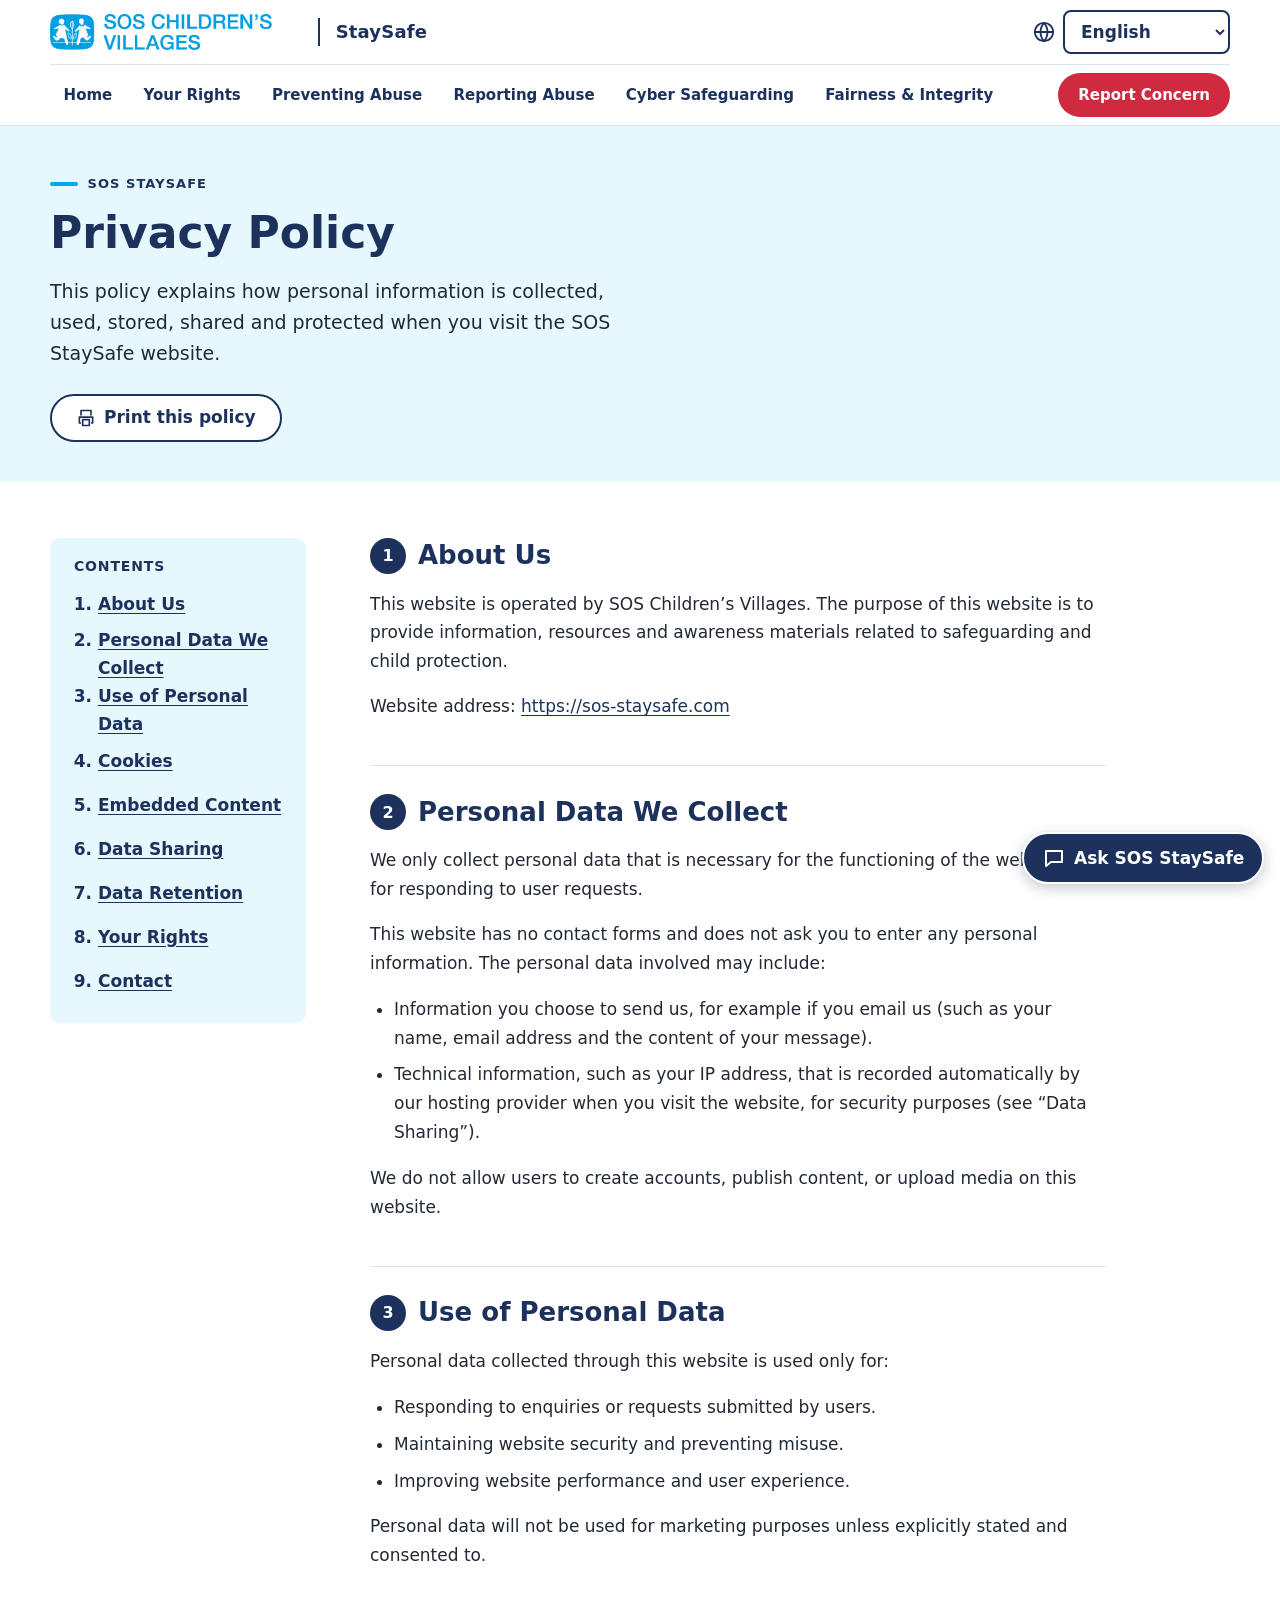
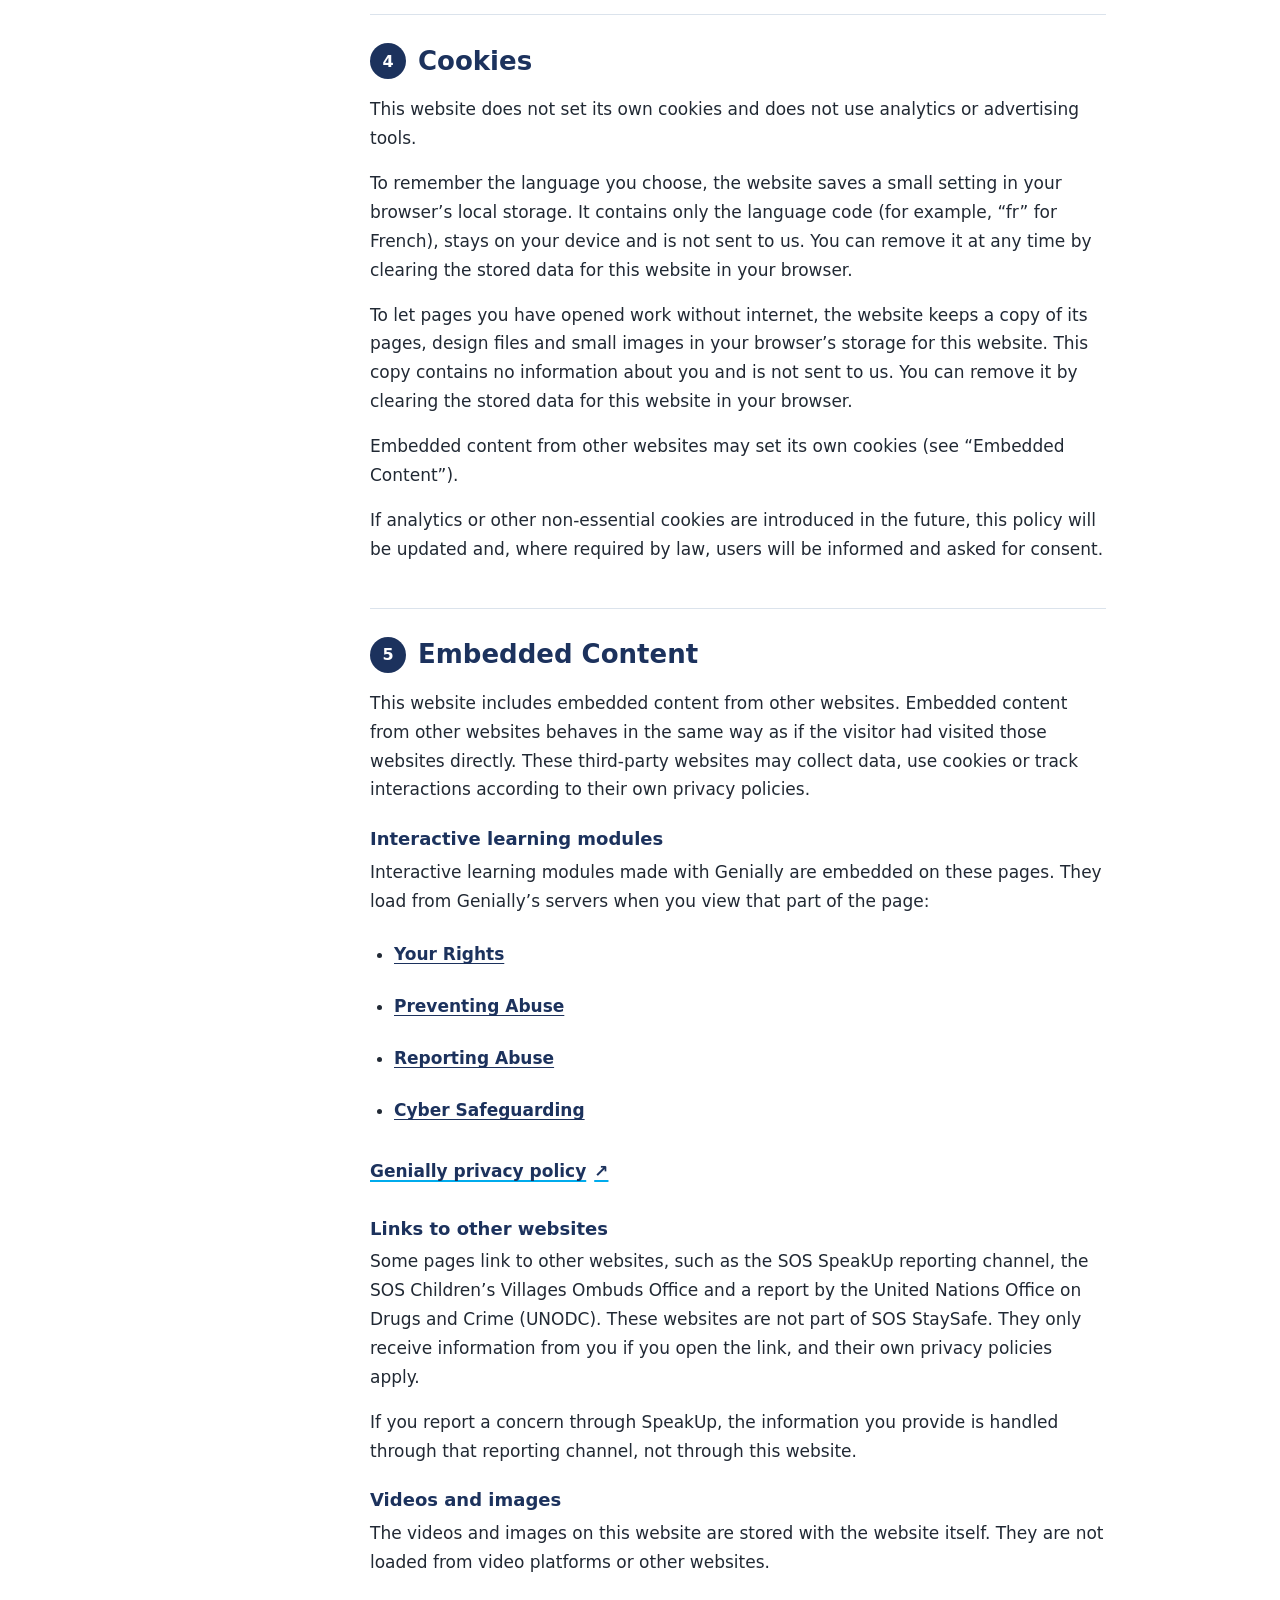
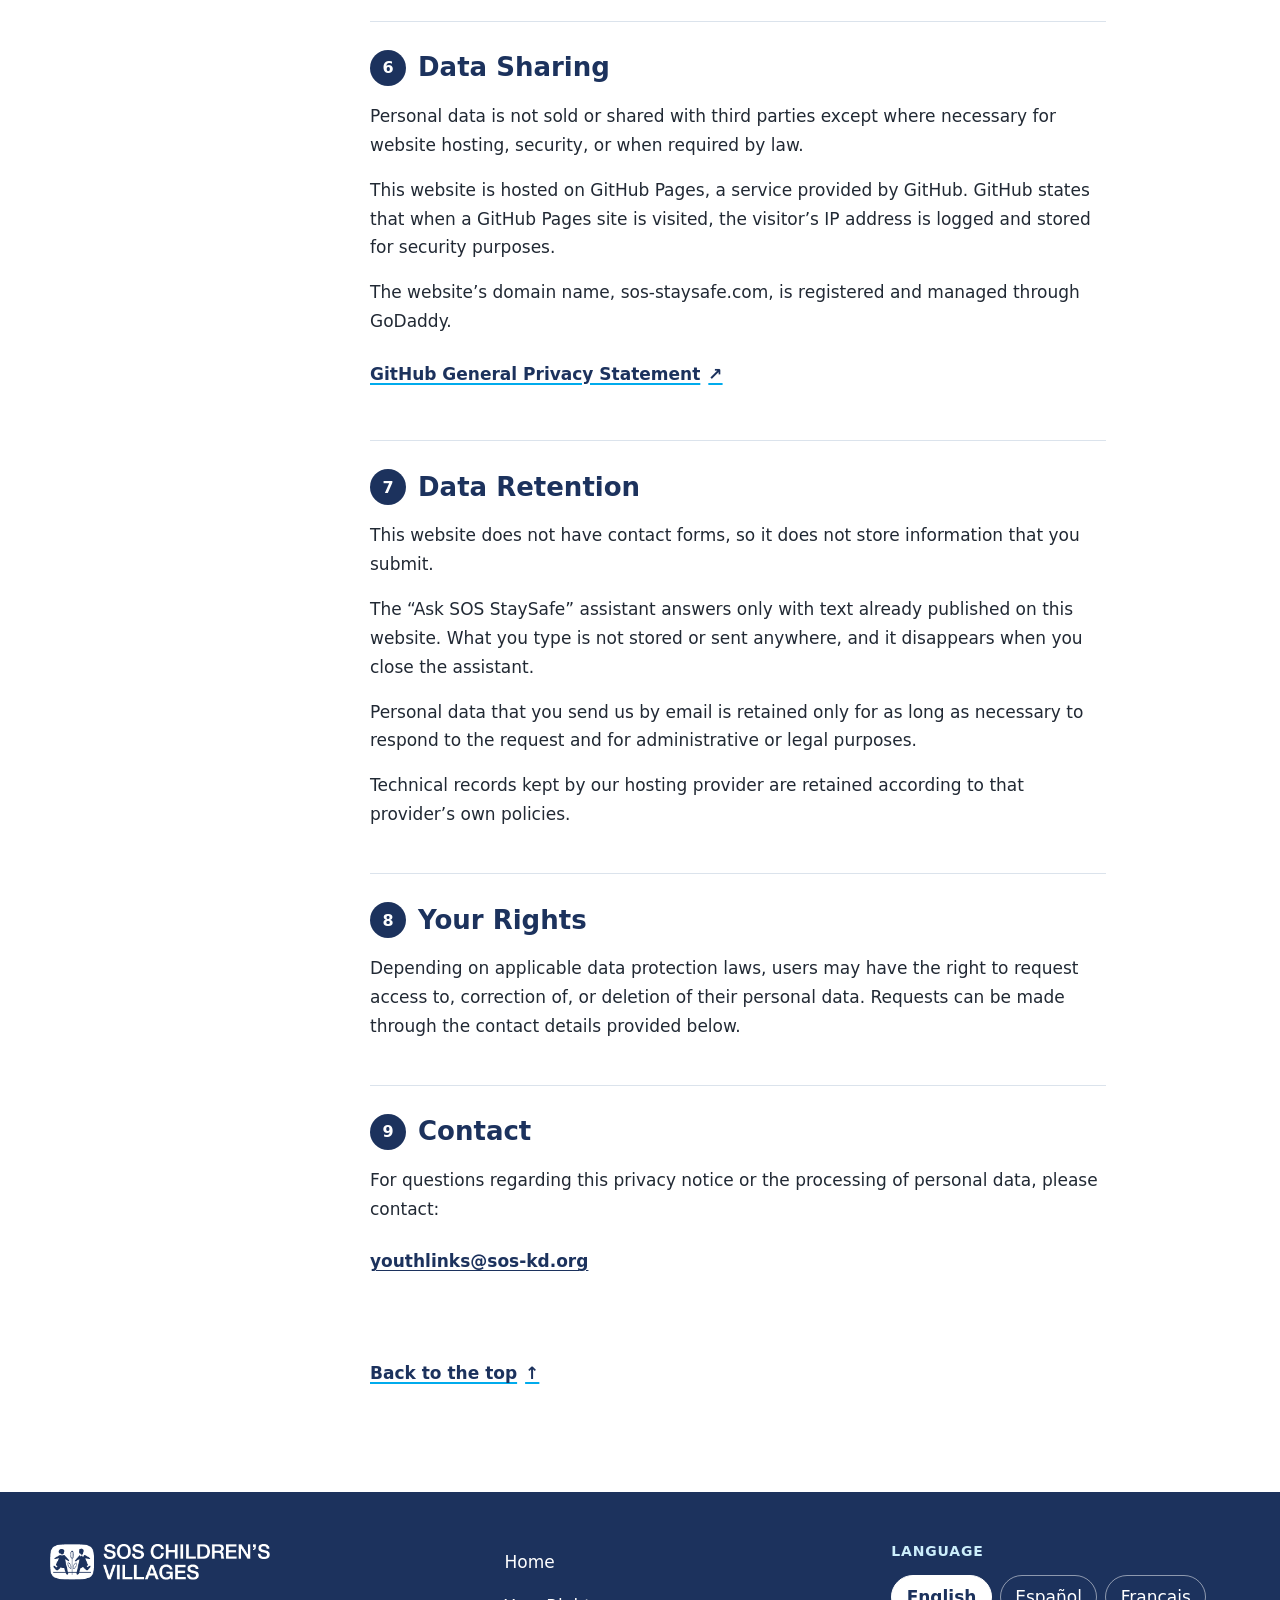
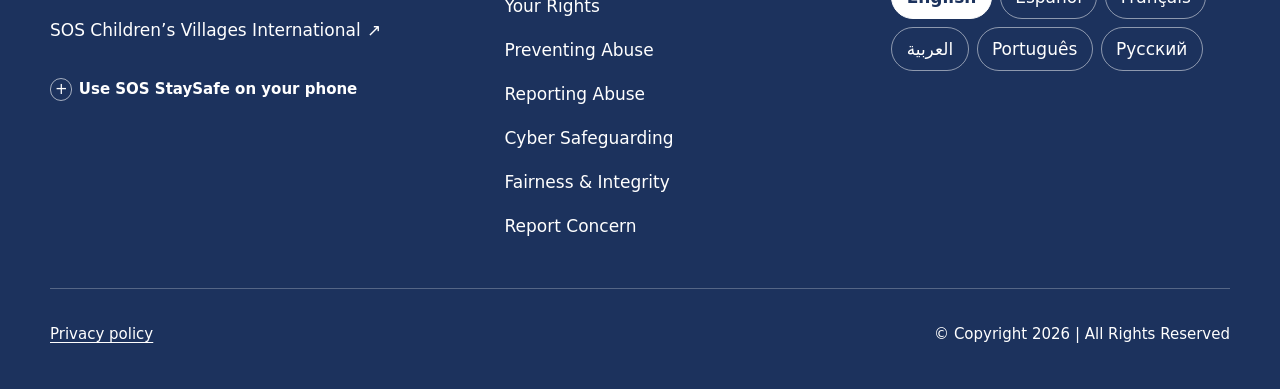
<file: privacy-policy.html>
<!DOCTYPE html>
<html lang="en" dir="ltr">
<head>
<meta charset="utf-8">
<meta name="viewport" content="width=device-width, initial-scale=1">
<title>Privacy Policy | SOS StaySafe</title>
<meta name="description" content="How personal information is collected, used, stored, shared and protected when you visit the SOS StaySafe website.">
<link rel="canonical" href="https://sos-staysafe.com/privacy-policy.html">
<link rel="icon" type="image/png" href="Images/favicon.png">
<link rel="apple-touch-icon" href="Images/apple-touch-icon.png">
<link rel="manifest" href="manifest.webmanifest">
<meta name="theme-color" content="#1c325d">

<!-- Open Graph (link previews) -->
<meta property="og:type" content="website">
<meta property="og:site_name" content="SOS StaySafe">
<meta property="og:title" content="Privacy Policy | SOS StaySafe">
<meta property="og:description" content="How personal information is collected, used, stored, shared and protected when you visit the SOS StaySafe website.">
<meta property="og:url" content="https://sos-staysafe.com/privacy-policy.html">
<meta property="og:image" content="https://sos-staysafe.com/Images/header-background.jpg">
<meta property="og:locale" content="en_GB">
<meta property="og:locale:alternate" content="es_ES">
<meta property="og:locale:alternate" content="fr_FR">
<meta property="og:locale:alternate" content="ar_AR">
<meta property="og:locale:alternate" content="pt_PT">
<meta property="og:locale:alternate" content="ru_RU">

<script>
  /* Runs before the page is drawn: marks JavaScript as available and applies the visitor's language and
     direction early, so Arabic never flashes left-to-right. Order of precedence: ?lang= in the address,
     then the language chosen earlier on this site, then the browser's preferred languages, then English. */
  (function () {
    var supported = ['en', 'es', 'fr', 'ar', 'pt', 'ru'];
    function pick(code) { var p = String(code || '').toLowerCase().split('-')[0]; return supported.indexOf(p) > -1 ? p : null; }
    var lang = null;
    try { lang = pick(new URLSearchParams(location.search).get('lang')) || pick(localStorage.getItem('sos-staysafe-lang')); } catch (e) { /* storage blocked */ }
    if (!lang) {
      var prefs = navigator.languages && navigator.languages.length ? navigator.languages : [navigator.language];
      for (var i = 0; i < prefs.length && !lang; i++) lang = pick(prefs[i]);
    }
    lang = lang || 'en';
    var root = document.documentElement;
    root.classList.add('js');
    root.dataset.lang = lang;
    if (lang === 'ar') root.dir = 'rtl';
    if (navigator.connection && navigator.connection.saveData) root.classList.add('save-data');
  })();
</script>
<link rel="stylesheet" href="site.css?v=2026-11-25">
<style>
/* Page-specific styles (shared styles are in site.css) */
/* ---------- Privacy Policy page: document layout ---------- */
.policy-hero { background: var(--blue-10); padding-block: 2.5rem; }
.policy-hero h1 { font-size: clamp(1.875rem, 1.25rem + 2.6vw, 2.75rem); font-weight: 800; }
.print-btn { margin-top: 0.5rem; }
.print-btn svg { fill: none; stroke: currentColor; stroke-width: 2; stroke-linejoin: round; }
.policy-layout { display: grid; gap: 2rem; padding-block: 2.5rem 4rem; }
.policy-contents { align-self: start; padding: 1.25rem 1.5rem; border-radius: var(--radius); background: var(--blue-10); }
.policy-contents h2 { margin-bottom: 0.5rem; font-size: 0.875rem; font-weight: 800; letter-spacing: 0.06em; text-transform: uppercase; }
.policy-contents ol { margin: 0; padding-inline-start: 1.5rem; }
.policy-contents li::marker { color: var(--navy); font-weight: 700; }
.policy-contents a { display: flex; align-items: center; min-height: 44px; font-weight: 600; }
.policy { max-width: 46rem; }
.policy section { padding-block: 1.75rem; border-top: 1px solid var(--line); scroll-margin-top: 140px; }
.policy section:first-child { padding-top: 0; border-top: 0; }
.policy h2 { display: flex; align-items: center; gap: 0.75rem; font-size: clamp(1.375rem, 1.2rem + 0.8vw, 1.625rem); font-weight: 800; }
.policy-num { display: inline-flex; flex: none; align-items: center; justify-content: center; width: 36px; height: 36px; border-radius: 50%; background: var(--navy); color: var(--white); font-size: 1rem; }
.policy h3 { margin: 1.5rem 0 0.5rem; font-size: 1.125rem; font-weight: 800; }
.policy p, .policy li { font-size: 1.0625rem; line-height: 1.7; }
.policy ul { padding-inline-start: 1.5rem; }
.policy li + li { margin-top: 0.5rem; }
.page-list a, .contact-email a { display: inline-flex; align-items: center; min-height: 44px; font-weight: 700; }
.contact-email { font-size: 1.125rem; }
.back-top { margin-top: 1.5rem; }
#page-title { scroll-margin-top: 140px; }
@media (min-width: 960px) {
  .policy-layout { grid-template-columns: 16rem minmax(0, 1fr); gap: 4rem; padding-block: 3.5rem 5rem; }
  .policy-contents { position: sticky; top: 140px; }
}
/* Print: the policy text only, in black on white */
@media print {
  .skip-link, .site-header, .site-footer, .print-btn, .policy-contents, .back-top { display: none !important; }
  body { color: #000; background: #fff; font-size: 11pt; }
  .policy-hero { padding: 0 0 12pt; background: none; border-bottom: 1px solid #000; }
  .policy-hero h1, .policy h2, .policy h3, .eyebrow { color: #000; }
  .eyebrow::before { background: #000; }
  .policy-layout { display: block; padding: 12pt 0 0; }
  .container { width: auto; }
  .policy { max-width: none; }
  .policy section { padding-block: 10pt; border-top-color: #999; }
  .policy h2, .policy h3 { break-after: avoid; }
  .policy p, .policy li { font-size: 11pt; line-height: 1.5; }
  .policy-num { background: none; color: #000; border: 1px solid #000; }
  .policy a { color: #000; }
  .policy a[href^="http"]:not([href*="sos-staysafe.com"])::after { content: " (" attr(href) ")"; font-size: 9pt; font-weight: 400; overflow-wrap: anywhere; }
  .page-list a, .contact-email a { min-height: 0; }
  @page { margin: 2cm; }
}
</style>
</head>

<body>
<a class="skip-link" href="#main" data-i18n="ui.skip">Skip to main content</a>

<!-- ===================== HEADER ===================== -->
<header class="site-header">
  <div class="container header-inner">
    <a class="brand" href="index.html">
      <img src="Images/sos-logo-blue.png" width="702" height="114" alt="SOS Children’s Villages – SOS StaySafe home">
      <span class="brand-sub" aria-hidden="true">StaySafe</span>
    </a>

    <button class="nav-toggle" type="button" aria-expanded="false" aria-controls="nav-panel" data-i18n-attr="aria-label:ui.menu" aria-label="Menu">
      <span class="nav-toggle-bars" aria-hidden="true"></span>
    </button>

    <div class="nav-panel" id="nav-panel">
      <nav class="main-nav" data-i18n-attr="aria-label:ui.mainNav" aria-label="Main">
        <ul>
          <li><a href="index.html" data-i18n="nav.home">Home</a></li>
          <li><a href="your-rights.html" data-i18n="nav.rights">Your Rights</a></li>
          <li><a href="preventing-abuse.html" data-i18n="nav.preventing">Preventing Abuse</a></li>
          <li><a href="reporting-abuse.html" data-i18n="nav.reporting">Reporting Abuse</a></li>
          <li><a href="cyber-safeguarding.html" data-i18n="nav.cyber">Cyber Safeguarding</a></li>
          <li><a href="fairness-integrity.html" data-i18n="nav.fairness">Fairness &amp; Integrity</a></li>
          <li class="nav-report"><a href="https://soscvi.speakup.report/en-GB/databreach/home" data-i18n="nav.report">Report Concern</a></li>
        </ul>
      </nav>

      <div class="lang-picker">
        <svg width="22" height="22" viewBox="0 0 24 24" fill="none" stroke="currentColor" stroke-width="2" aria-hidden="true"><circle cx="12" cy="12" r="10"/><path d="M2 12h20M12 2a15 15 0 0 1 0 20M12 2a15 15 0 0 0 0 20"/></svg>
        <label class="sr-only" for="lang-select" data-i18n="ui.language">Language</label>
        <select id="lang-select">
          <option value="en" lang="en">English</option>
          <option value="es" lang="es">Español</option>
          <option value="fr" lang="fr">Français</option>
          <option value="ar" lang="ar">العربية</option>
          <option value="pt" lang="pt">Português</option>
          <option value="ru" lang="ru">Русский</option>
        </select>
      </div>
    </div>
  </div>
</header>

<main id="main" tabindex="-1">
  <!-- STATUS (25 Nov 2026): page implementation complete. The policy text is NOT yet approved by the SOS
       privacy / data protection function. Lines marked REVIEW below need confirmation before publication.
       Source: "Privacy policy" page (ID 3, last edited 12 Feb 2026) in the WordPress export of 24 Nov 2026.
       "Last updated": no approved date exists yet, so none is shown. Once approved, add below the introduction:
       <p class="policy-date"><span data-i18n="policy.updated">Last updated</span>: <time datetime="YYYY-MM-DD">DATE</time></p> -->

  <section class="policy-hero" aria-labelledby="page-title">
    <div class="container">
      <p class="eyebrow">SOS StaySafe</p>
      <h1 id="page-title" data-i18n="page.title">Privacy Policy</h1>
      <p class="lead" data-i18n="policy.intro">This policy explains how personal information is collected, used, stored, shared and protected when you visit the SOS StaySafe website.</p>
      <button class="btn btn-outline print-btn" type="button" id="print-policy">
        <svg viewBox="0 0 24 24" width="20" height="20" aria-hidden="true" focusable="false"><path d="M6 9V3h12v6M6 18H4v-7h16v7h-2M8 14h8v7H8z"/></svg>
        <span data-i18n="policy.print">Print this policy</span>
      </button>
    </div>
  </section>

  <div class="container policy-layout">
    <nav class="policy-contents" aria-labelledby="contents-title">
      <h2 id="contents-title" data-i18n="policy.contents">Contents</h2>
      <ol>
        <li><a href="#about" data-i18n="s1.title">About Us</a></li>
        <li><a href="#data-we-collect" data-i18n="s2.title">Personal Data We Collect</a></li>
        <li><a href="#use-of-data" data-i18n="s3.title">Use of Personal Data</a></li>
        <li><a href="#cookies" data-i18n="s4.title">Cookies</a></li>
        <li><a href="#embedded-content" data-i18n="s5.title">Embedded Content</a></li>
        <li><a href="#data-sharing" data-i18n="s6.title">Data Sharing</a></li>
        <li><a href="#data-retention" data-i18n="s7.title">Data Retention</a></li>
        <li><a href="#your-rights" data-i18n="s8.title">Your Rights</a></li>
        <li><a href="#contact" data-i18n="s9.title">Contact</a></li>
      </ol>
    </nav>

    <article class="policy">
      <section id="about" aria-labelledby="about-title">
        <!-- REVIEW: the exact SOS legal entity acting as data controller is not stated in the original policy and must be confirmed. -->
        <h2 id="about-title"><span class="policy-num" aria-hidden="true">1</span><span data-i18n="s1.title">About Us</span></h2>
        <p data-i18n="s1.p1">This website is operated by SOS Children’s Villages. The purpose of this website is to provide information, resources and awareness materials related to safeguarding and child protection.</p>
        <p><span data-i18n="s1.address">Website address:</span> <a href="https://sos-staysafe.com" dir="ltr">https://sos-staysafe.com</a></p>
      </section>

      <section id="data-we-collect" aria-labelledby="collect-title">
        <!-- REVIEW: the original listed "information voluntarily provided through contact forms" and technical information
             collected "for security and statistical purposes". The rebuilt site has no contact forms and no analytics,
             so both points were revised to describe what actually happens. -->
        <h2 id="collect-title"><span class="policy-num" aria-hidden="true">2</span><span data-i18n="s2.title">Personal Data We Collect</span></h2>
        <p data-i18n="s2.p1">We only collect personal data that is necessary for the functioning of the website and for responding to user requests.</p>
        <p data-i18n="s2.p2">This website has no contact forms and does not ask you to enter any personal information. The personal data involved may include:</p>
        <ul>
          <li data-i18n="s2.li1">Information you choose to send us, for example if you email us (such as your name, email address and the content of your message).</li>
          <li data-i18n="s2.li2">Technical information, such as your IP address, that is recorded automatically by our hosting provider when you visit the website, for security purposes (see “Data Sharing”).</li>
        </ul>
        <p data-i18n="s2.p3">We do not allow users to create accounts, publish content, or upload media on this website.</p>
      </section>

      <section id="use-of-data" aria-labelledby="use-title">
        <h2 id="use-title"><span class="policy-num" aria-hidden="true">3</span><span data-i18n="s3.title">Use of Personal Data</span></h2>
        <p data-i18n="s3.p1">Personal data collected through this website is used only for:</p>
        <ul>
          <li data-i18n="s3.li1">Responding to enquiries or requests submitted by users.</li>
          <li data-i18n="s3.li2">Maintaining website security and preventing misuse.</li>
          <li data-i18n="s3.li3">Improving website performance and user experience.</li>
        </ul>
        <p data-i18n="s3.p2">Personal data will not be used for marketing purposes unless explicitly stated and consented to.</p>
      </section>

      <section id="cookies" aria-labelledby="cookies-title">
        <!-- REVIEW: describes the rebuilt site as built (checked 25 Nov 2026): no cookies or analytics in the site's own code;
             one browser storage item, "sos-staysafe-lang", holding the chosen language code; the offline copy kept by sw.js
             (site files only). REVIEW: s4.offline and s7.assistant added 25 Nov 2026. -->
        <h2 id="cookies-title"><span class="policy-num" aria-hidden="true">4</span><span data-i18n="s4.title">Cookies</span></h2>
        <p data-i18n="s4.p1">This website does not set its own cookies and does not use analytics or advertising tools.</p>
        <p data-i18n="s4.p2">To remember the language you choose, the website saves a small setting in your browser’s local storage. It contains only the language code (for example, “fr” for French), stays on your device and is not sent to us. You can remove it at any time by clearing the stored data for this website in your browser.</p>
        <p data-i18n="s4.offline">To let pages you have opened work without internet, the website keeps a copy of its pages, design files and small images in your browser’s storage for this website. This copy contains no information about you and is not sent to us. You can remove it by clearing the stored data for this website in your browser.</p>
        <p data-i18n="s4.p3">Embedded content from other websites may set its own cookies (see “Embedded Content”).</p>
        <p data-i18n="s4.p4">If analytics or other non-essential cookies are introduced in the future, this policy will be updated and, where required by law, users will be informed and asked for consent.</p>
      </section>

      <section id="embedded-content" aria-labelledby="embedded-title">
        <!-- REVIEW: third-party services on the rebuilt site (checked 25 Nov 2026): embedded Genially modules on four pages;
             plain links to SOS SpeakUp, the SOS Children's Villages Ombuds Office and a UNODC report. -->
        <h2 id="embedded-title"><span class="policy-num" aria-hidden="true">5</span><span data-i18n="s5.title">Embedded Content</span></h2>
        <p data-i18n="s5.p1">This website includes embedded content from other websites. Embedded content from other websites behaves in the same way as if the visitor had visited those websites directly. These third-party websites may collect data, use cookies or track interactions according to their own privacy policies.</p>
        <h3 data-i18n="s5.h1">Interactive learning modules</h3>
        <p data-i18n="s5.p2">Interactive learning modules made with Genially are embedded on these pages. They load from Genially’s servers when you view that part of the page:</p>
        <ul class="page-list">
          <li><a href="your-rights.html" data-i18n="nav.rights">Your Rights</a></li>
          <li><a href="preventing-abuse.html" data-i18n="nav.preventing">Preventing Abuse</a></li>
          <li><a href="reporting-abuse.html" data-i18n="nav.reporting">Reporting Abuse</a></li>
          <li><a href="cyber-safeguarding.html" data-i18n="nav.cyber">Cyber Safeguarding</a></li>
        </ul>
        <p><a class="text-link" href="https://www.genially.com/privacy/" target="_blank" rel="noopener"><span data-i18n="s5.genially">Genially privacy policy</span> <span class="sr-only" data-i18n="ui.newTab">(opens in a new tab)</span><span aria-hidden="true">↗</span></a></p>
        <h3 data-i18n="s5.h2">Links to other websites</h3>
        <p data-i18n="s5.p3">Some pages link to other websites, such as the SOS SpeakUp reporting channel, the SOS Children’s Villages Ombuds Office and a report by the United Nations Office on Drugs and Crime (UNODC). These websites are not part of SOS StaySafe. They only receive information from you if you open the link, and their own privacy policies apply.</p>
        <p data-i18n="s5.p4">If you report a concern through SpeakUp, the information you provide is handled through that reporting channel, not through this website.</p>
        <h3 data-i18n="s5.h3">Videos and images</h3>
        <p data-i18n="s5.p5">The videos and images on this website are stored with the website itself. They are not loaded from video platforms or other websites.</p>
      </section>

      <section id="data-sharing" aria-labelledby="sharing-title">
        <!-- REVIEW: hosting arrangement to be confirmed by SOS: GitHub Pages (GitHub) for hosting; GoDaddy for the domain name and DNS.
             The IP-address statement repeats GitHub's own documentation ("About GitHub Pages", Data collection, checked 25 Nov 2026).
             No statement is made about contracts, data processing agreements or international transfers: to be confirmed. -->
        <h2 id="sharing-title"><span class="policy-num" aria-hidden="true">6</span><span data-i18n="s6.title">Data Sharing</span></h2>
        <p data-i18n="s6.p1">Personal data is not sold or shared with third parties except where necessary for website hosting, security, or when required by law.</p>
        <p data-i18n="s6.p2">This website is hosted on GitHub Pages, a service provided by GitHub. GitHub states that when a GitHub Pages site is visited, the visitor’s IP address is logged and stored for security purposes.</p>
        <p data-i18n="s6.p3">The website’s domain name, sos-staysafe.com, is registered and managed through GoDaddy.</p>
        <p><a class="text-link" href="https://docs.github.com/en/site-policy/privacy-policies/github-general-privacy-statement" target="_blank" rel="noopener"><span data-i18n="s6.github">GitHub General Privacy Statement</span> <span class="sr-only" data-i18n="ui.newTab">(opens in a new tab)</span><span aria-hidden="true">↗</span></a></p>
      </section>

      <section id="data-retention" aria-labelledby="retention-title">
        <!-- REVIEW: the original covered data "submitted through contact forms". The site has no forms; the same commitment
             is applied to messages sent by email. No retention period is stated for the hosting provider's logs. -->
        <h2 id="retention-title"><span class="policy-num" aria-hidden="true">7</span><span data-i18n="s7.title">Data Retention</span></h2>
        <p data-i18n="s7.p1">This website does not have contact forms, so it does not store information that you submit.</p>
        <p data-i18n="s7.assistant">The “Ask SOS StaySafe” assistant answers only with text already published on this website. What you type is not stored or sent anywhere, and it disappears when you close the assistant.</p>
        <p data-i18n="s7.p2">Personal data that you send us by email is retained only for as long as necessary to respond to the request and for administrative or legal purposes.</p>
        <p data-i18n="s7.p3">Technical records kept by our hosting provider are retained according to that provider’s own policies.</p>
      </section>

      <section id="your-rights" aria-labelledby="rights-title">
        <h2 id="rights-title"><span class="policy-num" aria-hidden="true">8</span><span data-i18n="s8.title">Your Rights</span></h2>
        <p data-i18n="s8.p1">Depending on applicable data protection laws, users may have the right to request access to, correction of, or deletion of their personal data. Requests can be made through the contact details provided below.</p>
      </section>

      <section id="contact" aria-labelledby="contact-title">
        <!-- Contact address changed to youthlinks@sos-kd.org on instruction (25 Nov 2026), replacing sos.virtual@sos-kd.org from the original policy.
             REVIEW: the responsible privacy function behind this address to be confirmed before publication. -->
        <h2 id="contact-title"><span class="policy-num" aria-hidden="true">9</span><span data-i18n="s9.title">Contact</span></h2>
        <p data-i18n="s9.p1">For questions regarding this privacy notice or the processing of personal data, please contact:</p>
        <p class="contact-email"><a href="mailto:youthlinks@sos-kd.org" dir="ltr">youthlinks@sos-kd.org</a></p>
      </section>

      <p class="back-top"><a class="text-link" href="#page-title"><span data-i18n="policy.top">Back to the top</span><span class="arrow-up" aria-hidden="true">↑</span></a></p>
    </article>
  </div>
</main>

<!-- ===================== FOOTER ===================== -->
<footer class="site-footer on-dark">
  <div class="container">
    <div class="footer-grid">
      <div>
        <a class="footer-brand" href="index.html">
          <img src="Images/sos-logo-white.png" width="366" height="60" alt="SOS Children’s Villages – SOS StaySafe home" loading="lazy" decoding="async">
        </a>
        <p class="footer-org"><a href="https://www.sos-childrensvillages.org/" target="_blank" rel="noopener"><span data-i18n="ui.intl">SOS Children’s Villages International</span><span class="sr-only" data-i18n="ui.newTab">(opens in a new tab)</span><span aria-hidden="true">↗</span></a></p>
        <details class="footer-install">
          <summary data-i18n="ui.install.title">Use SOS StaySafe on your phone</summary>
          <p data-i18n="ui.install.android">Android: open the browser menu (⋮) and choose “Install app” or “Add to Home screen”.</p>
          <p data-i18n="ui.install.ios">iPhone or iPad: in Safari, tap Share, then “Add to Home Screen”.</p>
          <p data-i18n="ui.install.offline">Pages you have opened then work without internet. Reporting a concern on SOS SpeakUp always needs internet.</p>
        </details>
      </div>

      <nav data-i18n-attr="aria-label:ui.footerNav" aria-label="Footer">
        <ul class="footer-links">
          <li><a href="index.html" data-i18n="nav.home">Home</a></li>
          <li><a href="your-rights.html" data-i18n="nav.rights">Your Rights</a></li>
          <li><a href="preventing-abuse.html" data-i18n="nav.preventing">Preventing Abuse</a></li>
          <li><a href="reporting-abuse.html" data-i18n="nav.reporting">Reporting Abuse</a></li>
          <li><a href="cyber-safeguarding.html" data-i18n="nav.cyber">Cyber Safeguarding</a></li>
          <li><a href="fairness-integrity.html" data-i18n="nav.fairness">Fairness &amp; Integrity</a></li>
          <li><a href="https://soscvi.speakup.report/en-GB/databreach/home" data-i18n="nav.report">Report Concern</a></li>
        </ul>
      </nav>

      <div>
        <p class="footer-heading" id="footer-lang-heading" data-i18n="ui.language">Language</p>
        <ul class="footer-langs" aria-labelledby="footer-lang-heading">
          <li><button type="button" data-lang="en" lang="en" aria-pressed="true">English</button></li>
          <li><button type="button" data-lang="es" lang="es" aria-pressed="false">Español</button></li>
          <li><button type="button" data-lang="fr" lang="fr" aria-pressed="false">Français</button></li>
          <li><button type="button" data-lang="ar" lang="ar" aria-pressed="false">العربية</button></li>
          <li><button type="button" data-lang="pt" lang="pt" aria-pressed="false">Português</button></li>
          <li><button type="button" data-lang="ru" lang="ru" aria-pressed="false">Русский</button></li>
        </ul>
      </div>
    </div>

    <div class="footer-bottom">
      <a href="privacy-policy.html" aria-current="page" data-i18n="nav.privacy">Privacy policy</a>
      <p>© <span data-i18n="footer.copyright">Copyright</span> <span id="year">2026</span> | <span data-i18n="footer.rights">All Rights Reserved</span></p>
    </div>
  </div>
</footer>

<script>
/* Page settings and this page's translations (es, fr, ar, pt, ru). Navigation, footer and interface text
   are shared and live in site.js. REVIEW: page title and six section headings are approved WordPress wording; the rest are drafts for legal and native review (official data-protection terminology). */
window.STAYSAFE_PAGE = {
  titleKey: "page.title",
  descKey: "policy.intro",
  translations: {
    "es": {
      "page.title": "Política de privacidad",
      "policy.intro": "Esta política explica cómo se recopila, utiliza, almacena, comparte y protege la información personal cuando usted visita el sitio web SOS StaySafe.",
      "policy.print": "Imprimir esta política",
      "policy.contents": "Contenido",
      "policy.top": "Volver arriba",
      "s1.title": "Quiénes somos",
      "s1.p1": "Este sitio web está gestionado por Aldeas Infantiles SOS. Su finalidad es ofrecer información, recursos y materiales de sensibilización sobre la protección infantil y la salvaguarda.",
      "s1.address": "Dirección del sitio web:",
      "s2.title": "Datos personales que recopilamos",
      "s2.p1": "Solo recopilamos los datos personales necesarios para el funcionamiento del sitio web y para responder a las solicitudes de los usuarios.",
      "s2.p2": "Este sitio web no tiene formularios de contacto y no le pide que introduzca ningún dato personal. Los datos personales en cuestión pueden incluir:",
      "s2.li1": "La información que usted decida enviarnos, por ejemplo si nos escribe un correo electrónico (como su nombre, su dirección de correo electrónico y el contenido de su mensaje).",
      "s2.li2": "Información técnica, como su dirección IP, que nuestro proveedor de alojamiento registra automáticamente cuando usted visita el sitio web, con fines de seguridad (véase «Con quién compartimos sus datos»).",
      "s2.p3": "No permitimos que los usuarios creen cuentas, publiquen contenidos ni suban archivos multimedia en este sitio web.",
      "s3.title": "Uso de los datos personales",
      "s3.p1": "Los datos personales recopilados a través de este sitio web se utilizan únicamente para:",
      "s3.li1": "Responder a las consultas o solicitudes enviadas por los usuarios.",
      "s3.li2": "Mantener la seguridad del sitio web y prevenir usos indebidos.",
      "s3.li3": "Mejorar el rendimiento del sitio web y la experiencia de los usuarios.",
      "s3.p2": "Los datos personales no se utilizarán con fines de marketing, salvo que se indique expresamente y se haya dado el consentimiento.",
      "s4.title": "Cookies",
      "s4.p1": "Este sitio web no instala cookies propias y no utiliza herramientas de análisis ni de publicidad.",
      "s4.p2": "Para recordar el idioma que usted elige, el sitio web guarda un pequeño ajuste en el almacenamiento local de su navegador. Solo contiene el código del idioma (por ejemplo, «fr» para francés), permanece en su dispositivo y no se nos envía. Puede eliminarlo en cualquier momento borrando los datos almacenados de este sitio web en su navegador.",
      "s4.p3": "El contenido incrustado de otros sitios web puede instalar sus propias cookies (véase «Contenido incrustado de otros sitios web»).",
      "s4.p4": "Si en el futuro se introducen cookies analíticas u otras cookies no esenciales, esta política se actualizará y, cuando la ley lo exija, se informará a los usuarios y se les pedirá su consentimiento.",
      "s5.title": "Contenido incrustado de otros sitios web",
      "s5.p1": "Este sitio web incluye contenido incrustado de otros sitios web. El contenido incrustado de otros sitios web se comporta exactamente igual que si el visitante hubiera visitado esos sitios web directamente. Estos sitios web de terceros pueden recopilar datos, utilizar cookies o hacer un seguimiento de las interacciones de acuerdo con sus propias políticas de privacidad.",
      "s5.h1": "Módulos de aprendizaje interactivos",
      "s5.p2": "En estas páginas hay módulos de aprendizaje interactivos creados con Genially. Se cargan desde los servidores de Genially cuando usted visualiza esa parte de la página:",
      "s5.genially": "Política de privacidad de Genially",
      "s5.h2": "Enlaces a otros sitios web",
      "s5.p3": "Algunas páginas enlazan con otros sitios web, como el canal de denuncia SOS SpeakUp, la Oficina del Ombudsperson de Aldeas Infantiles SOS y un informe de la Oficina de las Naciones Unidas contra la Droga y el Delito (UNODC). Estos sitios web no forman parte de SOS StaySafe. Solo reciben información suya si usted abre el enlace, y se aplican sus propias políticas de privacidad.",
      "s5.p4": "Si usted comunica una preocupación a través de SpeakUp, la información que facilite se gestiona a través de ese canal de denuncia, no a través de este sitio web.",
      "s5.h3": "Vídeos e imágenes",
      "s5.p5": "Los vídeos y las imágenes de este sitio web se almacenan junto con el propio sitio web. No se cargan desde plataformas de vídeo ni desde otros sitios web.",
      "s6.title": "Con quién compartimos sus datos",
      "s6.p1": "Los datos personales no se venden ni se comparten con terceros, salvo cuando sea necesario para el alojamiento del sitio web, por motivos de seguridad o cuando lo exija la ley.",
      "s6.p2": "Este sitio web está alojado en GitHub Pages, un servicio prestado por GitHub. Según GitHub, cuando se visita un sitio de GitHub Pages, la dirección IP del visitante se registra y se almacena con fines de seguridad.",
      "s6.p3": "El nombre de dominio del sitio web, sos-staysafe.com, está registrado y se gestiona a través de GoDaddy.",
      "s6.github": "Declaración general de privacidad de GitHub (en inglés)",
      "s7.title": "Cuánto tiempo conservamos sus datos",
      "s7.p1": "Este sitio web no tiene formularios de contacto, por lo que no almacena la información que usted envíe.",
      "s7.p2": "Los datos personales que usted nos envíe por correo electrónico se conservan únicamente durante el tiempo necesario para responder a la solicitud y para fines administrativos o legales.",
      "s7.p3": "Los registros técnicos que conserva nuestro proveedor de alojamiento se mantienen de acuerdo con las propias políticas de dicho proveedor.",
      "s8.title": "Qué derechos tiene sobre sus datos",
      "s8.p1": "En función de la legislación de protección de datos aplicable, los usuarios pueden tener derecho a solicitar el acceso a sus datos personales, su rectificación o su supresión. Las solicitudes pueden presentarse a través de los datos de contacto que figuran a continuación.",
      "s9.title": "Contacto",
      "s9.p1": "Si tiene preguntas sobre este aviso de privacidad o sobre el tratamiento de datos personales, póngase en contacto con:",
      "s4.offline": "Para que las páginas que ha abierto funcionen sin internet, el sitio web guarda una copia de sus páginas, archivos de diseño e imágenes pequeñas en el almacenamiento de su navegador para este sitio. Esta copia no contiene información sobre usted y no se nos envía. Puede eliminarla borrando los datos almacenados de este sitio web en su navegador.",
      "s7.assistant": "El asistente «Pregunta a SOS StaySafe» responde únicamente con textos ya publicados en este sitio web. Lo que usted escribe no se almacena ni se envía a ningún lugar, y desaparece al cerrar el asistente."
    },
    "fr": {
      "page.title": "Politique de confidentialité",
      "policy.intro": "Cette politique explique comment les informations personnelles sont collectées, utilisées, conservées, partagées et protégées lorsque vous consultez le site web SOS StaySafe.",
      "policy.print": "Imprimer cette politique",
      "policy.contents": "Sommaire",
      "policy.top": "Retour en haut",
      "s1.title": "À propos de nous",
      "s1.p1": "Ce site web est exploité par SOS Villages d’Enfants. Il a pour objectif de fournir des informations, des ressources et des supports de sensibilisation sur la protection de l’enfance et la sauvegarde.",
      "s1.address": "Adresse du site web :",
      "s2.title": "Données personnelles que nous collectons",
      "s2.p1": "Nous collectons uniquement les données personnelles nécessaires au fonctionnement du site web et au traitement des demandes des utilisateurs.",
      "s2.p2": "Ce site web ne comporte aucun formulaire de contact et ne vous demande de saisir aucune information personnelle. Les données personnelles concernées peuvent comprendre :",
      "s2.li1": "Les informations que vous choisissez de nous envoyer, par exemple si vous nous écrivez par e-mail (comme votre nom, votre adresse e-mail et le contenu de votre message).",
      "s2.li2": "Des informations techniques, comme votre adresse IP, enregistrées automatiquement par notre hébergeur lorsque vous consultez le site web, à des fins de sécurité (voir « Avec qui nous partageons vos données »).",
      "s2.p3": "Nous ne permettons pas aux utilisateurs de créer des comptes, de publier des contenus ou de téléverser des médias sur ce site web.",
      "s3.title": "Utilisation des données personnelles",
      "s3.p1": "Les données personnelles collectées par l’intermédiaire de ce site web sont utilisées uniquement pour :",
      "s3.li1": "Répondre aux questions ou aux demandes envoyées par les utilisateurs.",
      "s3.li2": "Assurer la sécurité du site web et prévenir les utilisations abusives.",
      "s3.li3": "Améliorer les performances du site web et l’expérience des utilisateurs.",
      "s3.p2": "Les données personnelles ne seront pas utilisées à des fins de marketing, sauf indication explicite et consentement.",
      "s4.title": "Cookies",
      "s4.p1": "Ce site web ne dépose pas ses propres cookies et n’utilise aucun outil d’analyse ou de publicité.",
      "s4.p2": "Pour se souvenir de la langue que vous choisissez, le site web enregistre un petit paramètre dans le stockage local de votre navigateur. Il contient uniquement le code de la langue (par exemple « fr » pour le français), reste sur votre appareil et ne nous est pas envoyé. Vous pouvez le supprimer à tout moment en effaçant les données enregistrées pour ce site dans votre navigateur.",
      "s4.p3": "Le contenu intégré d’autres sites web peut déposer ses propres cookies (voir « Contenu intégré d'autres sites web »).",
      "s4.p4": "Si des cookies d’analyse ou d’autres cookies non essentiels sont introduits à l’avenir, cette politique sera mise à jour et, lorsque la loi l’exige, les utilisateurs en seront informés et leur consentement sera demandé.",
      "s5.title": "Contenu intégré d'autres sites web",
      "s5.p1": "Ce site web comprend du contenu intégré provenant d’autres sites web. Le contenu intégré provenant d’autres sites web se comporte de la même manière que si le visiteur avait consulté ces sites directement. Ces sites web tiers peuvent collecter des données, utiliser des cookies ou suivre les interactions conformément à leur propre politique de confidentialité.",
      "s5.h1": "Modules d’apprentissage interactifs",
      "s5.p2": "Des modules d’apprentissage interactifs réalisés avec Genially sont intégrés aux pages suivantes. Ils se chargent depuis les serveurs de Genially lorsque vous consultez cette partie de la page :",
      "s5.genially": "Politique de confidentialité de Genially",
      "s5.h2": "Liens vers d’autres sites web",
      "s5.p3": "Certaines pages renvoient vers d’autres sites web, comme le canal de signalement SOS SpeakUp, le Bureau de l’Ombuds de SOS Villages d’Enfants et un rapport de l’Office des Nations Unies contre la drogue et le crime (ONUDC). Ces sites ne font pas partie de SOS StaySafe. Ils ne reçoivent des informations de votre part que si vous ouvrez le lien, et leur propre politique de confidentialité s’applique.",
      "s5.p4": "Si vous signalez une préoccupation via SpeakUp, les informations que vous fournissez sont traitées par ce canal de signalement, et non par ce site web.",
      "s5.h3": "Vidéos et images",
      "s5.p5": "Les vidéos et les images de ce site web sont stockées avec le site lui-même. Elles ne sont pas chargées depuis des plateformes vidéo ou d’autres sites web.",
      "s6.title": "Avec qui nous partageons vos données",
      "s6.p1": "Les données personnelles ne sont ni vendues ni partagées avec des tiers, sauf lorsque cela est nécessaire à l’hébergement du site web, à sa sécurité, ou lorsque la loi l’exige.",
      "s6.p2": "Ce site web est hébergé sur GitHub Pages, un service fourni par GitHub. Selon GitHub, lorsqu’un site GitHub Pages est consulté, l’adresse IP du visiteur est enregistrée et conservée à des fins de sécurité.",
      "s6.p3": "Le nom de domaine du site web, sos-staysafe.com, est enregistré et géré par l’intermédiaire de GoDaddy.",
      "s6.github": "Déclaration générale de confidentialité de GitHub (en anglais)",
      "s7.title": "Durée de conservation des données",
      "s7.p1": "Ce site web ne comporte pas de formulaire de contact ; il ne conserve donc aucune information que vous soumettez.",
      "s7.p2": "Les données personnelles que vous nous envoyez par e-mail sont conservées uniquement le temps nécessaire pour répondre à la demande et à des fins administratives ou juridiques.",
      "s7.p3": "Les enregistrements techniques conservés par notre hébergeur le sont conformément à ses propres politiques.",
      "s8.title": "Quels sont les droits dont vous disposez sur vos données ?",
      "s8.p1": "Selon la législation applicable en matière de protection des données, les utilisateurs peuvent avoir le droit de demander l’accès à leurs données personnelles, leur rectification ou leur effacement. Les demandes peuvent être adressées via les coordonnées indiquées ci-dessous.",
      "s9.title": "Contact",
      "s9.p1": "Pour toute question concernant cet avis de confidentialité ou le traitement des données personnelles, veuillez contacter :",
      "s4.offline": "Pour que les pages que vous avez ouvertes fonctionnent sans internet, le site web conserve une copie de ses pages, de ses fichiers de mise en forme et de petites images dans le stockage de votre navigateur réservé à ce site. Cette copie ne contient aucune information vous concernant et ne nous est pas envoyée. Vous pouvez la supprimer en effaçant les données enregistrées pour ce site dans votre navigateur.",
      "s7.assistant": "L’assistant « Demande à SOS StaySafe » répond uniquement avec des textes déjà publiés sur ce site web. Ce que vous écrivez n’est ni conservé ni envoyé nulle part, et disparaît lorsque vous fermez l’assistant."
    },
    "ar": {
      "page.title": "سياسة الخصوصية",
      "policy.intro": "توضّح هذه السياسة كيفية جمع المعلومات الشخصية واستخدامها وتخزينها ومشاركتها وحمايتها عند زيارتك موقع SOS StaySafe.",
      "policy.print": "اطبع هذه السياسة",
      "policy.contents": "المحتويات",
      "policy.top": "العودة إلى الأعلى",
      "s1.title": "نبذة عنا",
      "s1.p1": "تدير قرى الأطفال SOS هذا الموقع. والغرض منه هو تقديم معلومات وموارد ومواد توعوية تتعلق بالحماية وحماية الطفل.",
      "s1.address": "عنوان الموقع:",
      "s2.title": "البيانات الشخصية التي نجمعها",
      "s2.p1": "لا نجمع إلا البيانات الشخصية اللازمة لعمل الموقع والرد على طلبات المستخدمين.",
      "s2.p2": "لا يحتوي هذا الموقع على نماذج اتصال، ولا يطلب منك إدخال أي معلومات شخصية. وقد تشمل البيانات الشخصية المعنية:",
      "s2.li1": "المعلومات التي تختار إرسالها إلينا، على سبيل المثال إذا راسلتنا بالبريد الإلكتروني (مثل اسمك وعنوان بريدك الإلكتروني ومحتوى رسالتك).",
      "s2.li2": "معلومات تقنية، مثل عنوان IP الخاص بك، يسجّلها مزوّد الاستضافة لدينا تلقائياً عند زيارتك للموقع، لأغراض أمنية (انظر «مع من نشارك بياناتك»).",
      "s2.p3": "لا نسمح للمستخدمين بإنشاء حسابات أو نشر محتوى أو تحميل وسائط على هذا الموقع.",
      "s3.title": "استخدام البيانات الشخصية",
      "s3.p1": "تُستخدم البيانات الشخصية التي تُجمع من خلال هذا الموقع فقط من أجل:",
      "s3.li1": "الرد على الاستفسارات أو الطلبات المقدّمة من المستخدمين.",
      "s3.li2": "الحفاظ على أمن الموقع ومنع إساءة استخدامه.",
      "s3.li3": "تحسين أداء الموقع وتجربة المستخدمين.",
      "s3.p2": "لن تُستخدم البيانات الشخصية لأغراض تسويقية ما لم يُذكر ذلك صراحةً ويُمنح الموافقة عليه.",
      "s4.title": "الكوكيز",
      "s4.p1": "لا يضع هذا الموقع ملفات تعريف ارتباط (كوكيز) خاصة به، ولا يستخدم أدوات تحليل أو إعلان.",
      "s4.p2": "لتذكّر اللغة التي تختارها، يحفظ الموقع إعداداً صغيراً في التخزين المحلي لمتصفحك. ولا يحتوي إلا على رمز اللغة (على سبيل المثال «fr» للفرنسية)، ويبقى على جهازك ولا يُرسل إلينا. ويمكنك حذفه في أي وقت بمسح البيانات المخزّنة لهذا الموقع في متصفحك.",
      "s4.p3": "قد يضع المحتوى المضمّن من مواقع أخرى ملفات تعريف ارتباط خاصة به (انظر «محتوى مضمن من مواقع إلكترونية أخرى»).",
      "s4.p4": "إذا استُخدمت في المستقبل ملفات تعريف ارتباط تحليلية أو غيرها من الملفات غير الضرورية، فسيتم تحديث هذه السياسة، وحيثما يقتضي القانون ذلك، سيتم إبلاغ المستخدمين وطلب موافقتهم.",
      "s5.title": "محتوى مضمن من مواقع إلكترونية أخرى",
      "s5.p1": "يتضمن هذا الموقع محتوى مضمّناً من مواقع إلكترونية أخرى. ويتصرف المحتوى المضمّن من مواقع أخرى بالطريقة نفسها كما لو أن الزائر قد زار تلك المواقع مباشرة. وقد تجمع هذه المواقع التابعة لجهات خارجية البيانات أو تستخدم ملفات تعريف الارتباط أو تتتبع التفاعلات وفقاً لسياسات الخصوصية الخاصة بها.",
      "s5.h1": "وحدات التعلم التفاعلية",
      "s5.p2": "وحدات تعلم تفاعلية مصمّمة باستخدام Genially مضمّنة في هذه الصفحات. وتُحمَّل من خوادم Genially عند عرضك لذلك الجزء من الصفحة:",
      "s5.genially": "سياسة الخصوصية الخاصة بـ Genially",
      "s5.h2": "روابط إلى مواقع إلكترونية أخرى",
      "s5.p3": "تحتوي بعض الصفحات على روابط إلى مواقع إلكترونية أخرى، مثل قناة الإبلاغ SOS SpeakUp، ومكتب أمين المظالم في قرى الأطفال SOS، وتقرير صادر عن مكتب الأمم المتحدة المعني بالمخدرات والجريمة. وهذه المواقع ليست جزءاً من SOS StaySafe. ولا تتلقى منك أي معلومات إلا إذا فتحت الرابط، وتنطبق عليها سياسات الخصوصية الخاصة بها.",
      "s5.p4": "إذا أبلغت عن مخاوف عبر SpeakUp، فإن المعلومات التي تقدّمها تُعالج من خلال قناة الإبلاغ تلك، وليس من خلال هذا الموقع.",
      "s5.h3": "مقاطع الفيديو والصور",
      "s5.p5": "تُخزَّن مقاطع الفيديو والصور الموجودة على هذا الموقع مع الموقع نفسه، ولا تُحمَّل من منصات الفيديو أو من مواقع أخرى.",
      "s6.title": "مع من نشارك بياناتك",
      "s6.p1": "لا تُباع البيانات الشخصية ولا تُشارك مع أطراف ثالثة إلا عند الضرورة لاستضافة الموقع أو لأغراض أمنية أو عندما يقتضي القانون ذلك.",
      "s6.p2": "هذا الموقع مستضاف على GitHub Pages، وهي خدمة تقدّمها GitHub. ووفقاً لـ GitHub، عند زيارة موقع على GitHub Pages، يُسجَّل عنوان IP الخاص بالزائر ويُخزَّن لأغراض أمنية.",
      "s6.p3": "اسم نطاق الموقع، sos-staysafe.com، مسجّل وتتم إدارته من خلال GoDaddy.",
      "s6.github": "بيان الخصوصية العام لـ GitHub (بالإنجليزية)",
      "s7.title": "مدة احتفاظنا ببياناتك",
      "s7.p1": "لا يحتوي هذا الموقع على نماذج اتصال، لذلك لا يخزّن المعلومات التي ترسلها.",
      "s7.p2": "يُحتفظ بالبيانات الشخصية التي ترسلها إلينا عبر البريد الإلكتروني فقط للمدة اللازمة للرد على الطلب ولأغراض إدارية أو قانونية.",
      "s7.p3": "يُحتفظ بالسجلات التقنية لدى مزوّد الاستضافة وفقاً لسياسات ذلك المزوّد.",
      "s8.title": "ما هي حقوقك على بياناتك",
      "s8.p1": "بحسب قوانين حماية البيانات المعمول بها، قد يحق للمستخدمين طلب الاطلاع على بياناتهم الشخصية أو تصحيحها أو حذفها. ويمكن تقديم الطلبات من خلال بيانات الاتصال الواردة أدناه.",
      "s9.title": "اتصل بنا",
      "s9.p1": "للاستفسار عن إشعار الخصوصية هذا أو عن معالجة البيانات الشخصية، يُرجى التواصل مع:",
      "s4.offline": "لكي تعمل الصفحات التي فتحتها دون اتصال بالإنترنت، يحتفظ الموقع بنسخة من صفحاته وملفات التصميم والصور الصغيرة في مساحة التخزين المخصصة لهذا الموقع في متصفحك. ولا تحتوي هذه النسخة على أي معلومات عنك ولا تُرسل إلينا. ويمكنك حذفها بمسح البيانات المخزّنة لهذا الموقع في متصفحك.",
      "s7.assistant": "يجيب المساعد «اسأل SOS StaySafe» فقط بنصوص منشورة بالفعل على هذا الموقع. ولا يُخزَّن ما تكتبه ولا يُرسل إلى أي جهة، ويختفي عند إغلاق المساعد."
    },
    "pt": {
      "page.title": "Política de privacidade",
      "policy.intro": "Esta política explica como as informações pessoais são recolhidas, utilizadas, conservadas, partilhadas e protegidas quando visita o sítio Web SOS StaySafe.",
      "policy.print": "Imprimir esta política",
      "policy.contents": "Índice",
      "policy.top": "Voltar ao início",
      "s1.title": "Sobre nós",
      "s1.p1": "Este sítio Web é gerido pelas Aldeias de Crianças SOS. O seu objetivo é disponibilizar informação, recursos e materiais de sensibilização sobre salvaguarda e proteção da criança.",
      "s1.address": "Endereço do sítio Web:",
      "s2.title": "Dados pessoais que recolhemos",
      "s2.p1": "Recolhemos apenas os dados pessoais necessários para o funcionamento do sítio Web e para responder aos pedidos dos utilizadores.",
      "s2.p2": "Este sítio Web não tem formulários de contacto e não lhe pede que introduza quaisquer dados pessoais. Os dados pessoais em causa podem incluir:",
      "s2.li1": "Informações que decida enviar-nos, por exemplo se nos escrever por correio eletrónico (como o seu nome, o seu endereço de correio eletrónico e o conteúdo da sua mensagem).",
      "s2.li2": "Informações técnicas, como o seu endereço IP, registadas automaticamente pelo nosso fornecedor de alojamento quando visita o sítio Web, para fins de segurança (ver «Com quem partilhamos os seus dados»).",
      "s2.p3": "Não permitimos que os utilizadores criem contas, publiquem conteúdos ou carreguem ficheiros multimédia neste sítio Web.",
      "s3.title": "Utilização dos dados pessoais",
      "s3.p1": "Os dados pessoais recolhidos através deste sítio Web são utilizados apenas para:",
      "s3.li1": "Responder a perguntas ou pedidos enviados pelos utilizadores.",
      "s3.li2": "Manter a segurança do sítio Web e prevenir utilizações abusivas.",
      "s3.li3": "Melhorar o desempenho do sítio Web e a experiência dos utilizadores.",
      "s3.p2": "Os dados pessoais não serão utilizados para fins de marketing, salvo indicação expressa e consentimento.",
      "s4.title": "Cookies",
      "s4.p1": "Este sítio Web não coloca cookies próprios e não utiliza ferramentas de análise nem de publicidade.",
      "s4.p2": "Para se lembrar do idioma que escolhe, o sítio Web guarda uma pequena definição no armazenamento local do seu navegador. Contém apenas o código do idioma (por exemplo, «fr» para francês), fica no seu dispositivo e não nos é enviada. Pode removê-la a qualquer momento, apagando os dados guardados deste sítio Web no seu navegador.",
      "s4.p3": "O conteúdo incorporado de outros sítios Web pode colocar os seus próprios cookies (ver «Conteúdo incorporado de outros sítios Web»).",
      "s4.p4": "Se, no futuro, forem introduzidos cookies analíticos ou outros cookies não essenciais, esta política será atualizada e, quando a lei o exigir, os utilizadores serão informados e ser-lhes-á pedido o seu consentimento.",
      "s5.title": "Conteúdo incorporado de outros sítios Web",
      "s5.p1": "Este sítio Web inclui conteúdo incorporado de outros sítios Web. O conteúdo incorporado de outros sítios Web comporta-se da mesma forma que se o visitante tivesse visitado esses sítios diretamente. Esses sítios Web de terceiros podem recolher dados, utilizar cookies ou acompanhar interações de acordo com as suas próprias políticas de privacidade.",
      "s5.h1": "Módulos de aprendizagem interativos",
      "s5.p2": "Estão incorporados nestas páginas módulos de aprendizagem interativos criados com o Genially. São carregados a partir dos servidores do Genially quando vê essa parte da página:",
      "s5.genially": "Política de privacidade do Genially",
      "s5.h2": "Ligações para outros sítios Web",
      "s5.p3": "Algumas páginas têm ligações para outros sítios Web, como o canal de denúncia SOS SpeakUp, o Gabinete do Provedor (Ombuds) das Aldeias de Crianças SOS e um relatório do Gabinete das Nações Unidas contra a Droga e o Crime (UNODC). Esses sítios Web não fazem parte do SOS StaySafe. Só recebem informações suas se abrir a ligação, e aplicam-se as respetivas políticas de privacidade.",
      "s5.p4": "Se comunicar uma preocupação através do SpeakUp, as informações que fornecer são tratadas através desse canal de denúncia e não através deste sítio Web.",
      "s5.h3": "Vídeos e imagens",
      "s5.p5": "Os vídeos e as imagens deste sítio Web estão guardados com o próprio sítio Web. Não são carregados a partir de plataformas de vídeo nem de outros sítios Web.",
      "s6.title": "Com quem partilhamos os seus dados",
      "s6.p1": "Os dados pessoais não são vendidos nem partilhados com terceiros, exceto quando necessário para o alojamento do sítio Web, por razões de segurança ou quando exigido por lei.",
      "s6.p2": "Este sítio Web está alojado no GitHub Pages, um serviço prestado pelo GitHub. Segundo o GitHub, quando um sítio do GitHub Pages é visitado, o endereço IP do visitante é registado e conservado para fins de segurança.",
      "s6.p3": "O nome de domínio do sítio Web, sos-staysafe.com, está registado e é gerido através da GoDaddy.",
      "s6.github": "Declaração geral de privacidade do GitHub (em inglês)",
      "s7.title": "Durante quanto tempo conservamos os seus dados",
      "s7.p1": "Este sítio Web não tem formulários de contacto, pelo que não guarda informações que submeta.",
      "s7.p2": "Os dados pessoais que nos enviar por correio eletrónico são conservados apenas durante o tempo necessário para responder ao pedido e para fins administrativos ou legais.",
      "s7.p3": "Os registos técnicos mantidos pelo nosso fornecedor de alojamento são conservados de acordo com as políticas desse fornecedor.",
      "s8.title": "Que direitos tem sobre os seus dados",
      "s8.p1": "Consoante a legislação de proteção de dados aplicável, os utilizadores podem ter o direito de solicitar o acesso aos seus dados pessoais, a sua retificação ou o seu apagamento. Os pedidos podem ser feitos através dos contactos indicados abaixo.",
      "s9.title": "Contacto",
      "s9.p1": "Para questões relacionadas com este aviso de privacidade ou com o tratamento de dados pessoais, contacte:",
      "s4.offline": "Para que as páginas que abriu funcionem sem internet, o sítio Web guarda uma cópia das suas páginas, ficheiros de design e imagens pequenas no armazenamento do seu navegador reservado a este sítio. Esta cópia não contém informações sobre si e não nos é enviada. Pode removê-la apagando os dados guardados deste sítio Web no seu navegador.",
      "s7.assistant": "O assistente «Pergunta ao SOS StaySafe» responde apenas com textos já publicados neste sítio Web. O que escreve não é guardado nem enviado para lado nenhum e desaparece quando fecha o assistente."
    },
    "ru": {
      "page.title": "Политика конфиденциальности",
      "policy.intro": "Эта политика объясняет, как собирается, используется, хранится, передаётся и защищается персональная информация, когда вы посещаете сайт SOS StaySafe.",
      "policy.print": "Распечатать политику",
      "policy.contents": "Содержание",
      "policy.top": "Наверх",
      "s1.title": "О нас",
      "s1.p1": "Этот сайт работает под управлением SOS Детских деревень. Его цель – предоставлять информацию, ресурсы и просветительские материалы по вопросам защиты детей и обеспечения их безопасности.",
      "s1.address": "Адрес сайта:",
      "s2.title": "Какие персональные данные мы собираем",
      "s2.p1": "Мы собираем только те персональные данные, которые необходимы для работы сайта и для ответа на запросы пользователей.",
      "s2.p2": "На этом сайте нет контактных форм, и он не просит вас вводить какие-либо персональные данные. Персональные данные могут включать:",
      "s2.li1": "Информацию, которую вы решите нам отправить, например если вы напишете нам по электронной почте (ваше имя, адрес электронной почты и содержание сообщения).",
      "s2.li2": "Техническую информацию, например ваш IP-адрес, которую наш хостинг-провайдер автоматически записывает при посещении сайта в целях безопасности (см. раздел «С кем мы делимся вашими данными»).",
      "s2.p3": "Мы не позволяем пользователям создавать учётные записи, публиковать материалы или загружать медиафайлы на этом сайте.",
      "s3.title": "Использование персональных данных",
      "s3.p1": "Персональные данные, собранные через этот сайт, используются только для того, чтобы:",
      "s3.li1": "Отвечать на вопросы или запросы, направленные пользователями.",
      "s3.li2": "Обеспечивать безопасность сайта и предотвращать злоупотребления.",
      "s3.li3": "Улучшать работу сайта и удобство для пользователей.",
      "s3.p2": "Персональные данные не будут использоваться в маркетинговых целях, если это не указано явно и не получено согласие.",
      "s4.title": "Файлы cookie",
      "s4.p1": "Этот сайт не устанавливает собственные файлы cookie и не использует инструменты аналитики или рекламы.",
      "s4.p2": "Чтобы запомнить выбранный вами язык, сайт сохраняет небольшую настройку в локальном хранилище вашего браузера. Она содержит только код языка (например, «fr» для французского), остаётся на вашем устройстве и не передаётся нам. Вы можете удалить её в любой момент, очистив сохранённые данные этого сайта в браузере.",
      "s4.p3": "Встроенный контент с других сайтов может устанавливать собственные файлы cookie (см. раздел «Встроенный контент с других сайтов»).",
      "s4.p4": "Если в будущем будут использоваться аналитические или другие необязательные файлы cookie, эта политика будет обновлена, а в случаях, предусмотренных законом, пользователи будут проинформированы и у них будет запрошено согласие.",
      "s5.title": "Встроенный контент с других сайтов",
      "s5.p1": "Этот сайт содержит встроенный контент с других сайтов. Встроенный контент с других сайтов ведёт себя так же, как если бы посетитель зашёл на эти сайты напрямую. Такие сторонние сайты могут собирать данные, использовать файлы cookie или отслеживать взаимодействие в соответствии со своими политиками конфиденциальности.",
      "s5.h1": "Интерактивные учебные модули",
      "s5.p2": "На этих страницах размещены интерактивные учебные модули, созданные в Genially. Они загружаются с серверов Genially, когда вы просматриваете соответствующую часть страницы:",
      "s5.genially": "Политика конфиденциальности Genially",
      "s5.h2": "Ссылки на другие сайты",
      "s5.p3": "Некоторые страницы содержат ссылки на другие сайты, например на канал SOS SpeakUp для сообщения о проблемах, на Бюро омбудсмена SOS Детских деревень и на доклад Управления ООН по наркотикам и преступности (УНП ООН). Эти сайты не являются частью SOS StaySafe. Они получают информацию от вас, только если вы откроете ссылку, и на них действуют их собственные политики конфиденциальности.",
      "s5.p4": "Если вы сообщаете о проблеме через SpeakUp, предоставленная вами информация обрабатывается через этот канал, а не через этот сайт.",
      "s5.h3": "Видео и изображения",
      "s5.p5": "Видео и изображения на этом сайте хранятся вместе с самим сайтом. Они не загружаются с видеоплатформ или других сайтов.",
      "s6.title": "С кем мы делимся вашими данными",
      "s6.p1": "Персональные данные не продаются и не передаются третьим лицам, за исключением случаев, когда это необходимо для хостинга сайта, обеспечения безопасности или требуется по закону.",
      "s6.p2": "Этот сайт размещён на GitHub Pages – сервисе компании GitHub. По данным GitHub, при посещении сайта на GitHub Pages IP-адрес посетителя записывается и хранится в целях безопасности.",
      "s6.p3": "Доменное имя сайта, sos-staysafe.com, зарегистрировано и управляется через GoDaddy.",
      "s6.github": "Общее заявление о конфиденциальности GitHub (на английском)",
      "s7.title": "Как долго мы храним ваши данные",
      "s7.p1": "На этом сайте нет контактных форм, поэтому он не хранит отправленную вами информацию.",
      "s7.p2": "Персональные данные, которые вы отправляете нам по электронной почте, хранятся только столько, сколько необходимо для ответа на запрос, а также для административных или юридических целей.",
      "s7.p3": "Технические записи, которые ведёт наш хостинг-провайдер, хранятся в соответствии с его собственными правилами.",
      "s8.title": "Какие права вы имеете на свои данные",
      "s8.p1": "В зависимости от применимого законодательства о защите данных пользователи могут иметь право запросить доступ к своим персональным данным, их исправление или удаление. Запросы можно направить по контактным данным, указанным ниже.",
      "s9.title": "Контакты",
      "s9.p1": "По вопросам, касающимся этого уведомления о конфиденциальности или обработки персональных данных, обращайтесь:",
      "s4.offline": "Чтобы открытые вами страницы работали без интернета, сайт хранит копию своих страниц, файлов оформления и небольших изображений в хранилище вашего браузера для этого сайта. Эта копия не содержит сведений о вас и не передаётся нам. Вы можете удалить её, очистив сохранённые данные этого сайта в браузере.",
      "s7.assistant": "Помощник «Спросите SOS StaySafe» отвечает только текстами, уже опубликованными на этом сайте. То, что вы пишете, нигде не сохраняется и никуда не отправляется и исчезает, когда вы закрываете помощника."
    }
  }
};
</script>
<script src="site.js?v=2026-11-25"></script>
<script>
/* Print button: the browser's own print dialog, with this page's print styles */
document.getElementById('print-policy').addEventListener('click', function () { window.print(); });
</script>
</body>
</html>
</file>
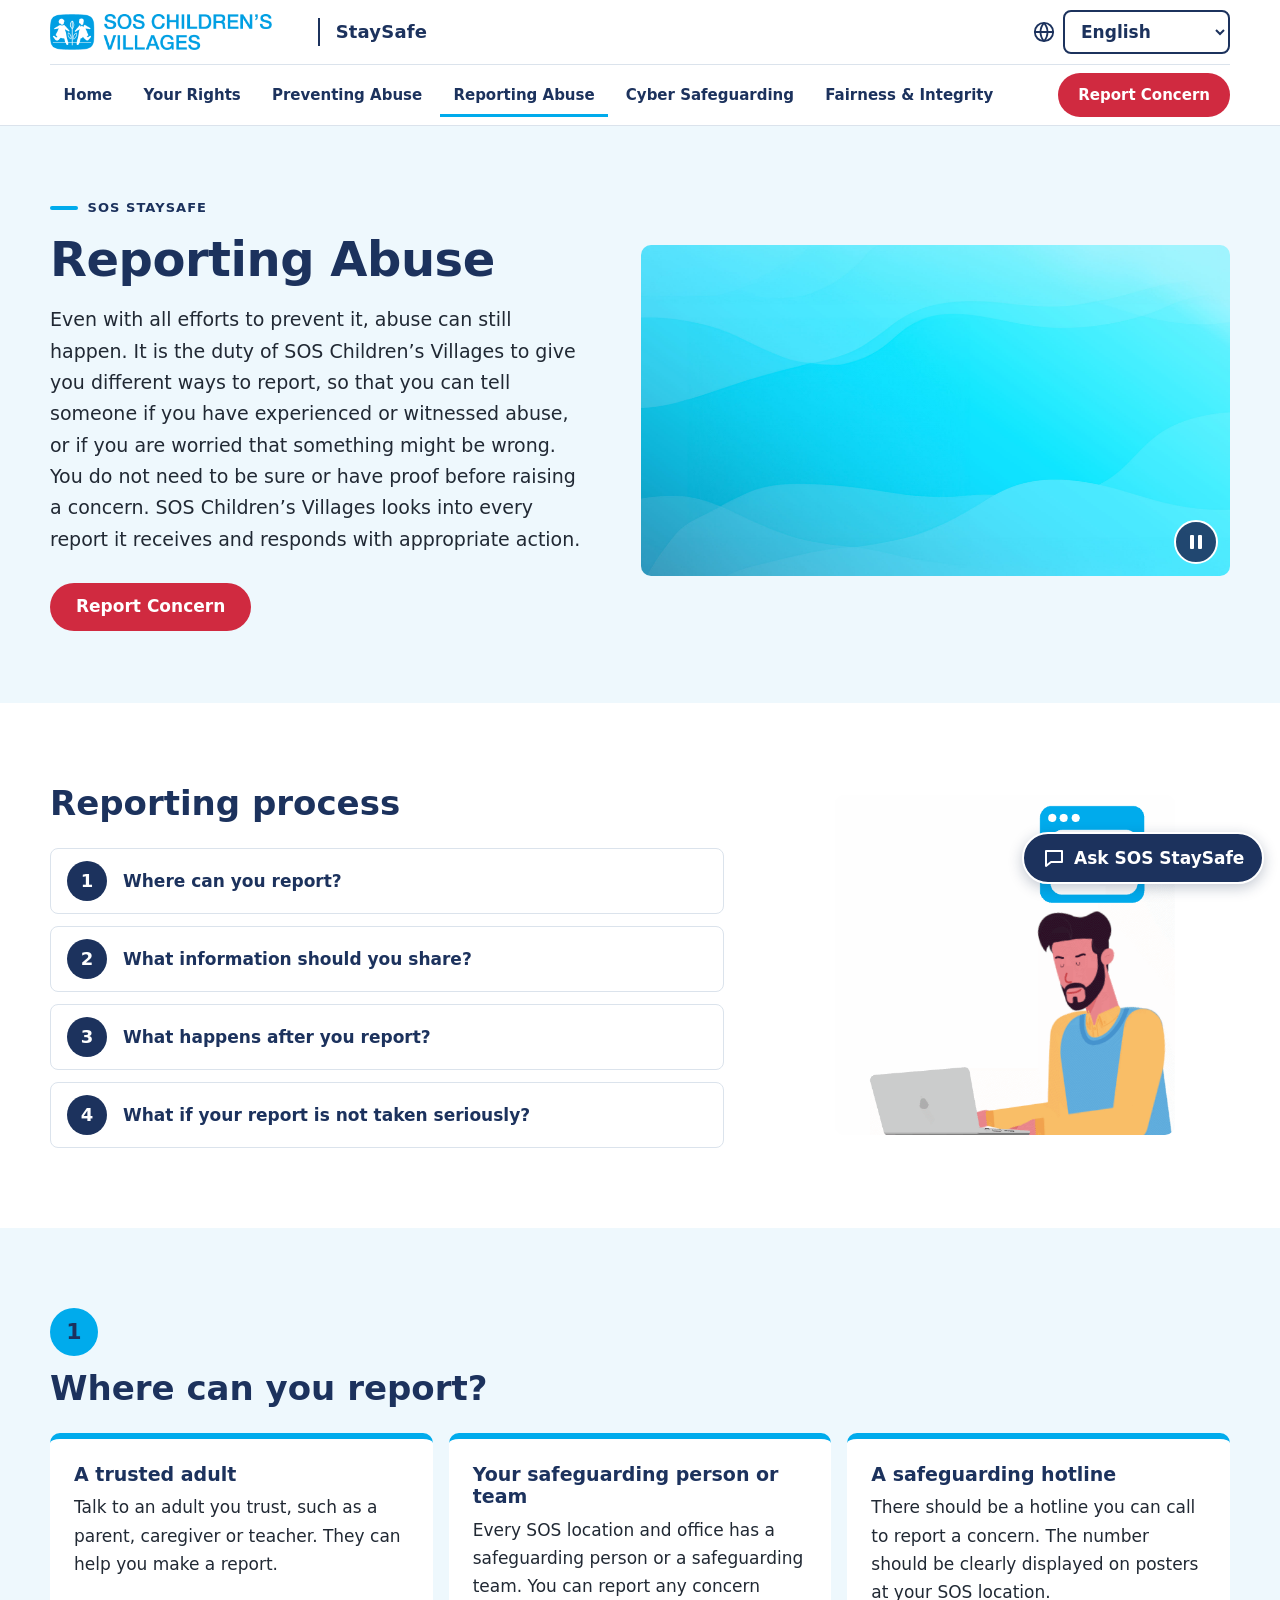
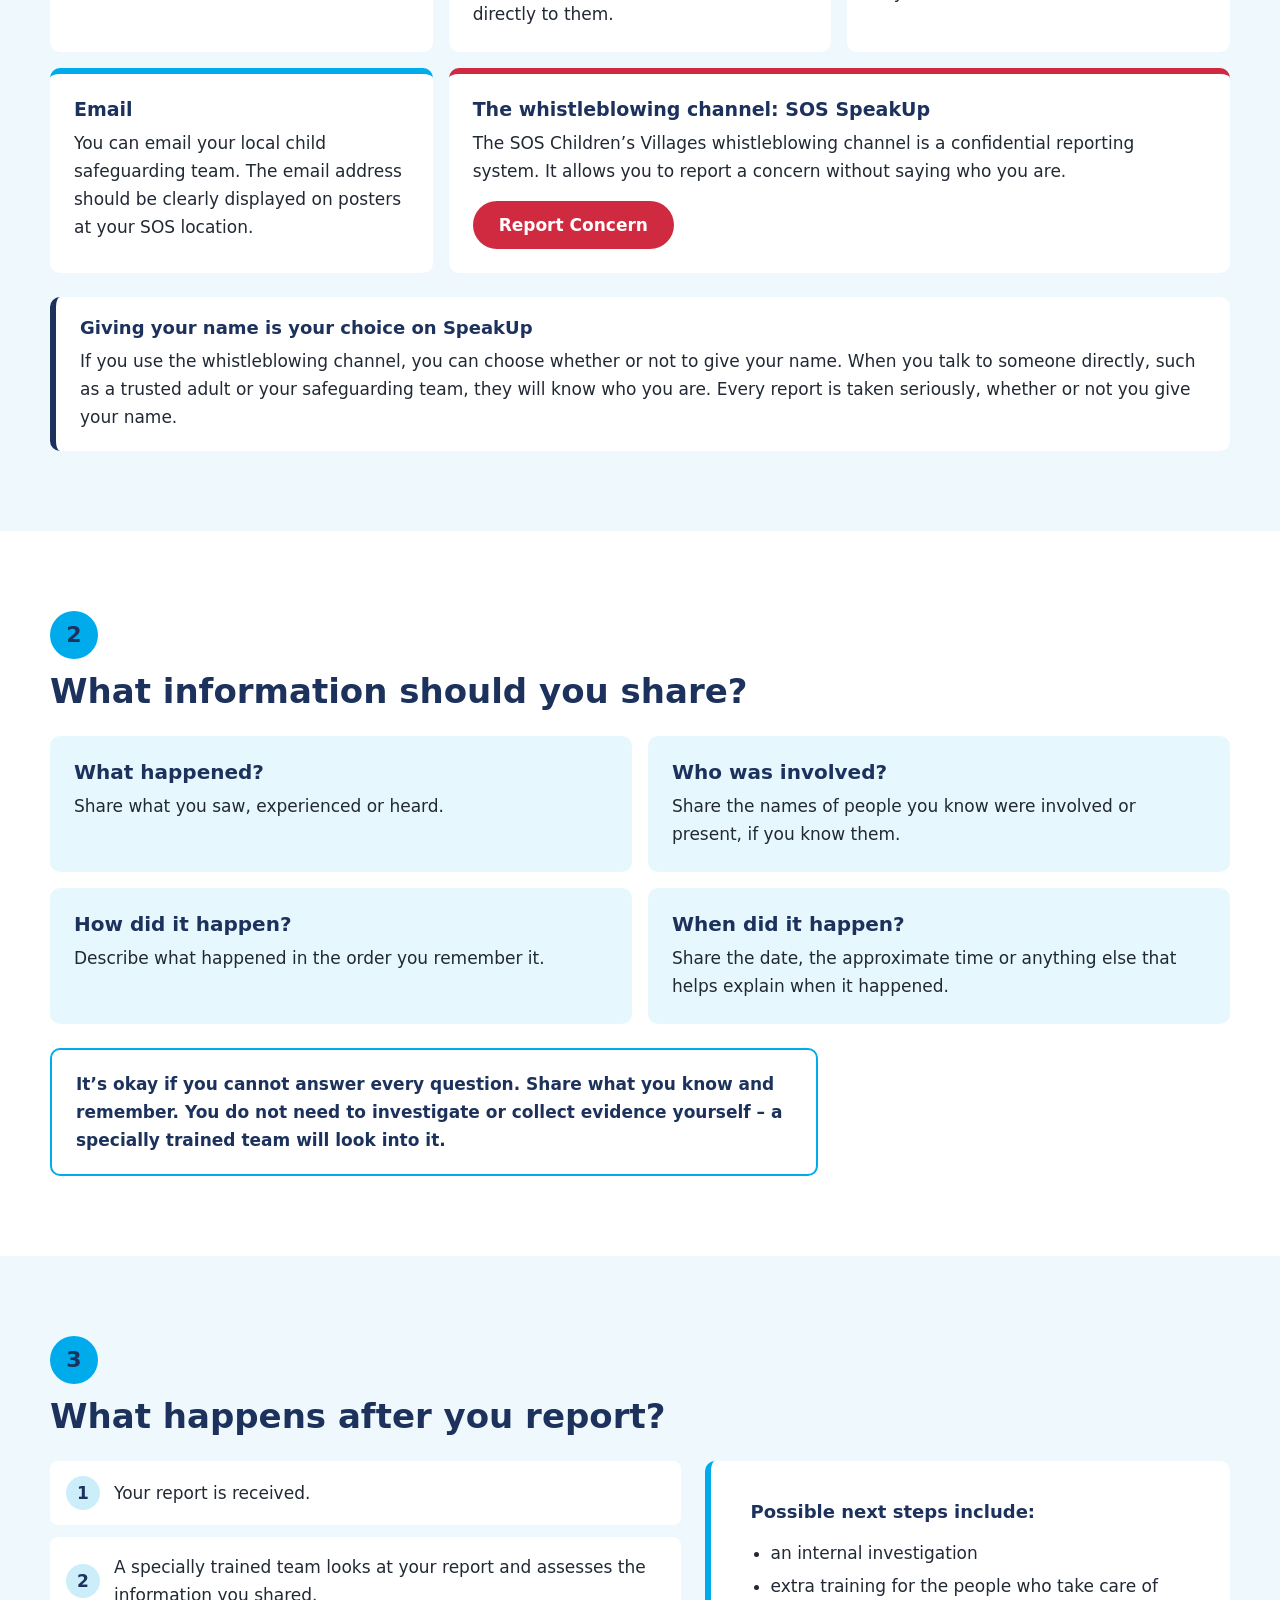
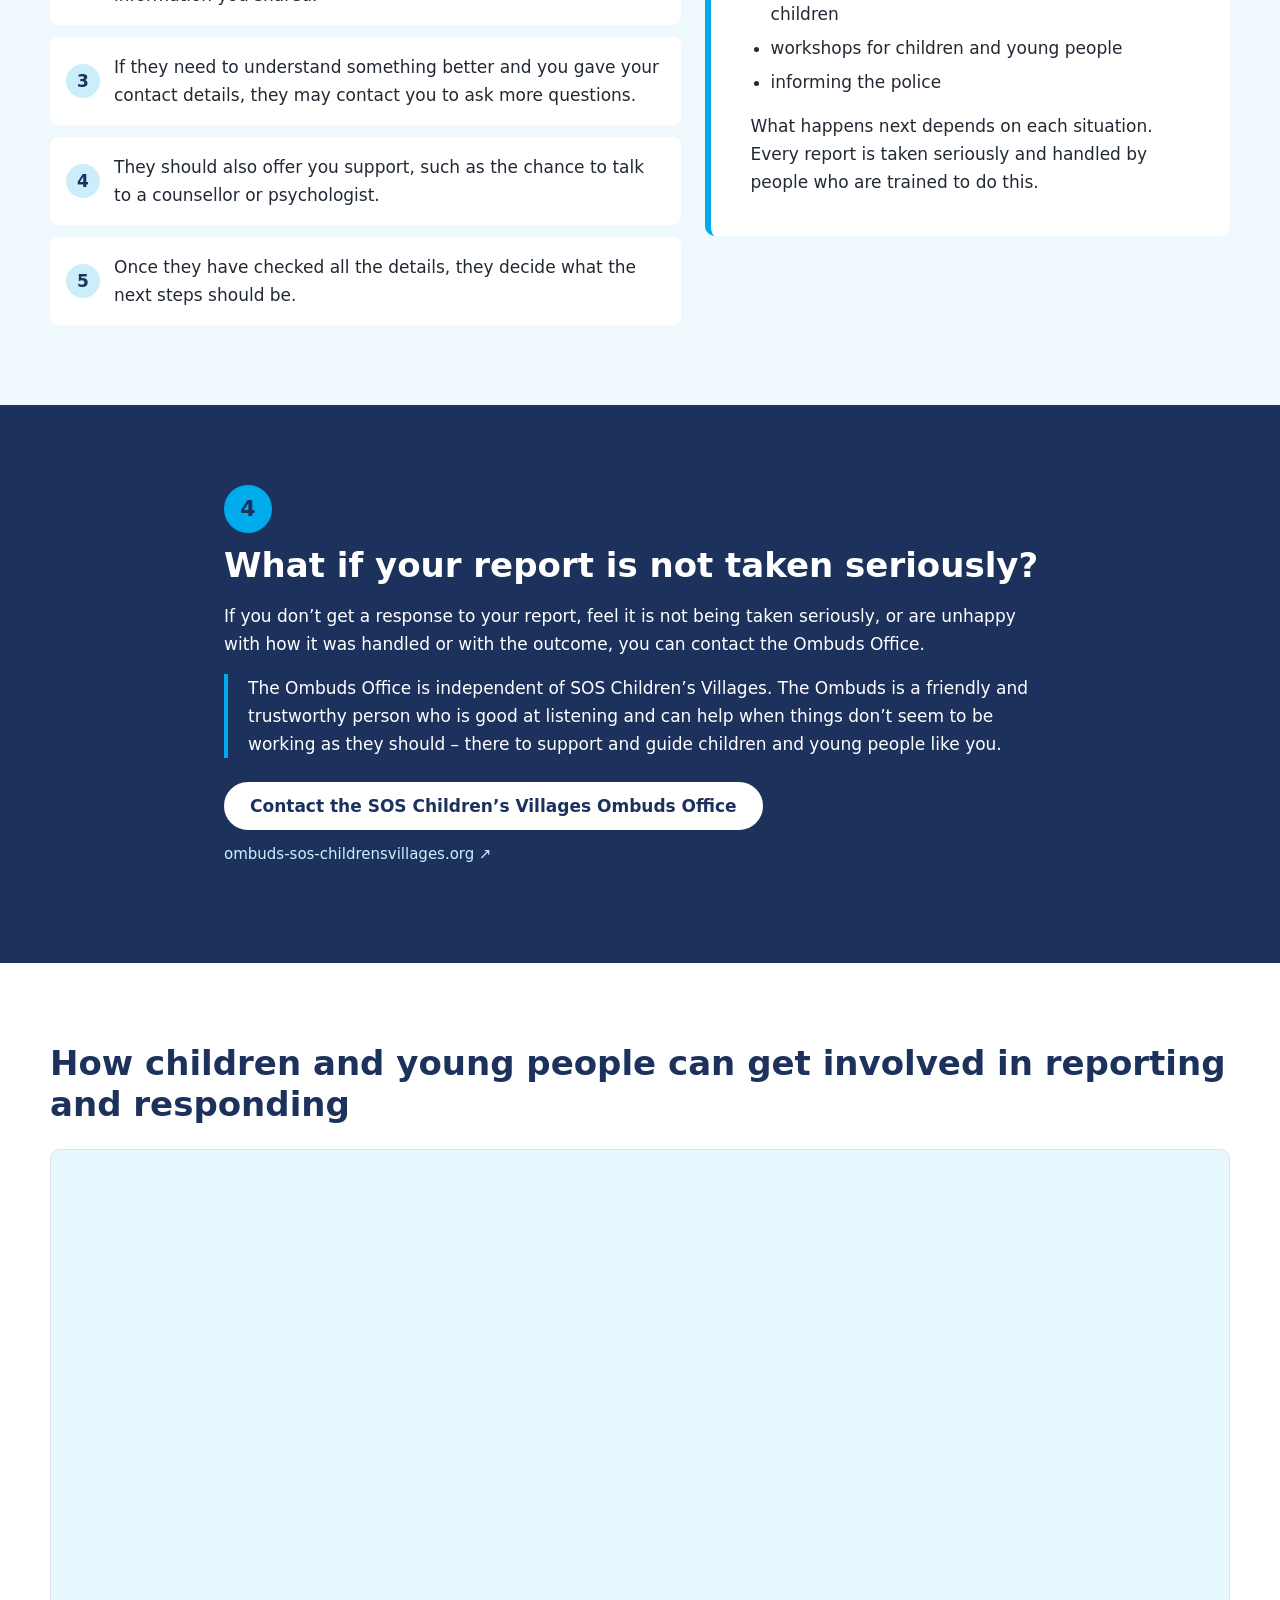
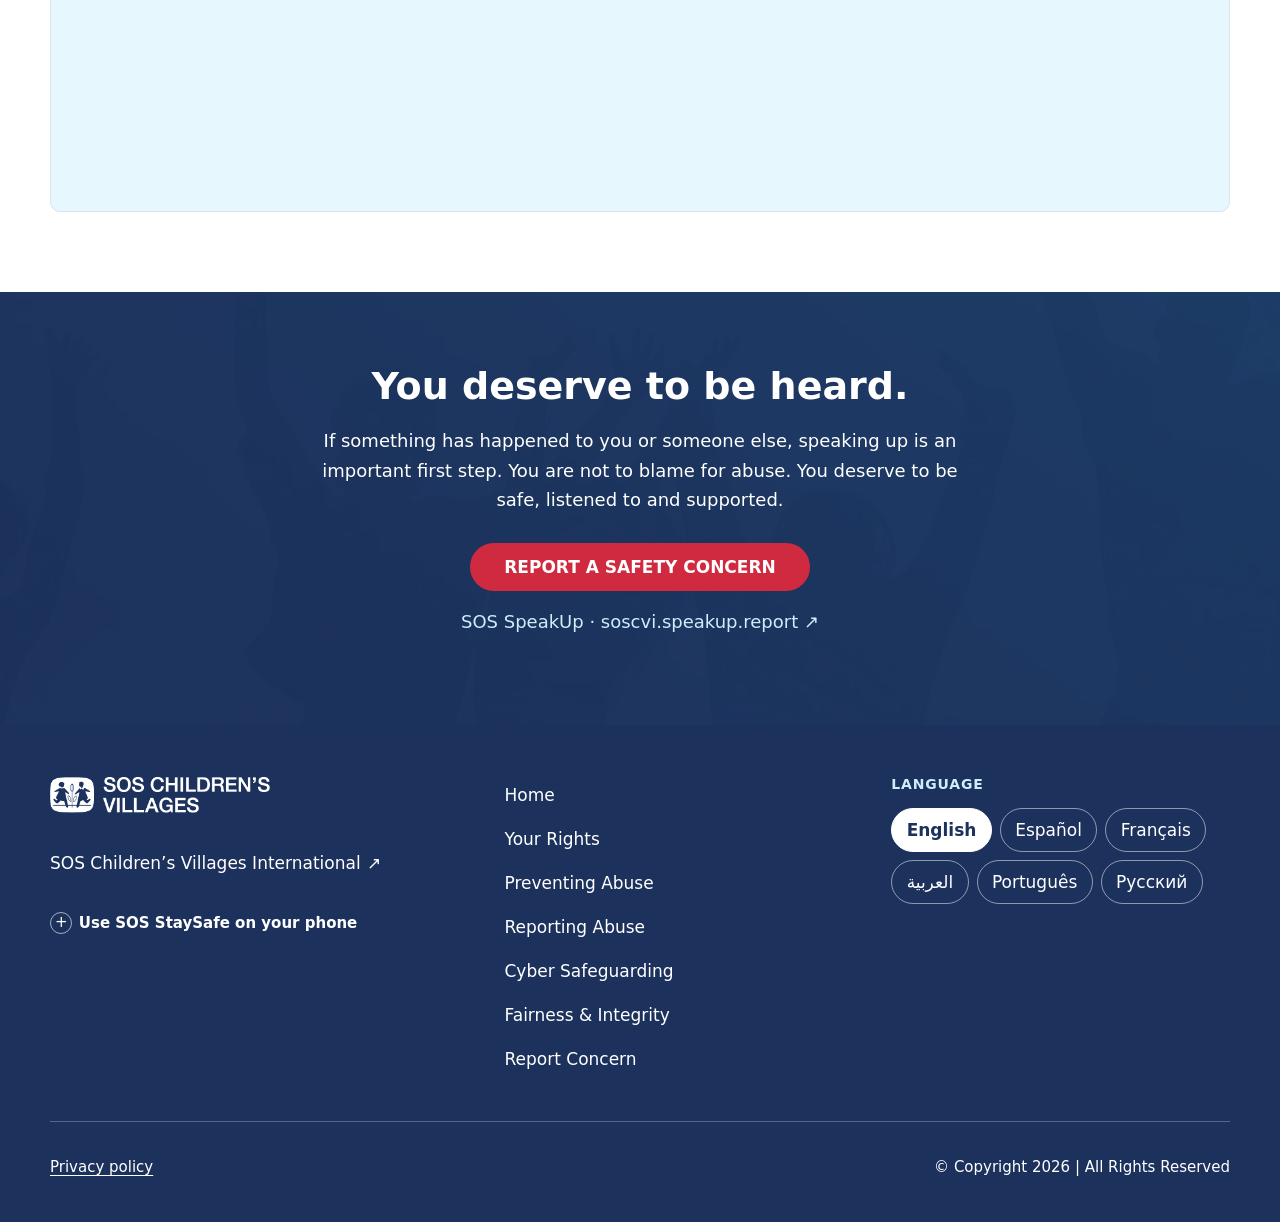
<file: reporting-abuse.html>
<!DOCTYPE html>
<html lang="en" dir="ltr">
<head>
<meta charset="utf-8">
<meta name="viewport" content="width=device-width, initial-scale=1">
<title>Reporting Abuse | SOS StaySafe</title>
<meta name="description" content="Where and how children and young people can report abuse, what to share, what happens after a report, and what to do if a report is not taken seriously.">
<link rel="canonical" href="https://sos-staysafe.com/reporting-abuse.html">
<link rel="icon" type="image/png" href="Images/favicon.png">
<link rel="apple-touch-icon" href="Images/apple-touch-icon.png">
<link rel="manifest" href="manifest.webmanifest">
<meta name="theme-color" content="#1c325d">

<!-- Open Graph (link previews) -->
<meta property="og:type" content="website">
<meta property="og:site_name" content="SOS StaySafe">
<meta property="og:title" content="Reporting Abuse | SOS StaySafe">
<meta property="og:description" content="Where and how children and young people can report abuse, what to share, what happens after a report, and what to do if a report is not taken seriously.">
<meta property="og:url" content="https://sos-staysafe.com/reporting-abuse.html">
<meta property="og:image" content="https://sos-staysafe.com/Images/header-background.jpg">
<meta property="og:locale" content="en_GB">
<meta property="og:locale:alternate" content="es_ES">
<meta property="og:locale:alternate" content="fr_FR">
<meta property="og:locale:alternate" content="ar_AR">
<meta property="og:locale:alternate" content="pt_PT">
<meta property="og:locale:alternate" content="ru_RU">

<script>
  /* Runs before the page is drawn: marks JavaScript as available and applies the visitor's language and
     direction early, so Arabic never flashes left-to-right. Order of precedence: ?lang= in the address,
     then the language chosen earlier on this site, then the browser's preferred languages, then English. */
  (function () {
    var supported = ['en', 'es', 'fr', 'ar', 'pt', 'ru'];
    function pick(code) { var p = String(code || '').toLowerCase().split('-')[0]; return supported.indexOf(p) > -1 ? p : null; }
    var lang = null;
    try { lang = pick(new URLSearchParams(location.search).get('lang')) || pick(localStorage.getItem('sos-staysafe-lang')); } catch (e) { /* storage blocked */ }
    if (!lang) {
      var prefs = navigator.languages && navigator.languages.length ? navigator.languages : [navigator.language];
      for (var i = 0; i < prefs.length && !lang; i++) lang = pick(prefs[i]);
    }
    lang = lang || 'en';
    var root = document.documentElement;
    root.classList.add('js');
    root.dataset.lang = lang;
    if (lang === 'ar') root.dir = 'rtl';
    if (navigator.connection && navigator.connection.saveData) root.classList.add('save-data');
  })();
</script>
<link rel="stylesheet" href="site.css?v=2026-11-25">
<style>
/* Page-specific styles (shared styles are in site.css) */
.highlight { padding-inline-start: 1.25rem; border-inline-start: 4px solid var(--blue); font-size: 1.0625rem; }

/* ---------- Reporting Abuse page ---------- */
/* Four-step journey overview */
.journey { list-style: none; margin: 1.5rem 0 0; padding: 0; display: grid; gap: 0.75rem; }
.journey a { display: flex; align-items: center; gap: 1rem; min-height: 56px; padding: 0.75rem 1rem; border: 1px solid var(--line); border-radius: var(--radius-sm); background: var(--white); color: var(--navy); font-weight: 700; text-decoration: none; }
.journey a:hover { border-color: var(--navy); background: var(--blue-10); }
.step-num, .station-num { display: inline-flex; flex: none; align-items: center; justify-content: center; width: 40px; height: 40px; border-radius: 50%; background: var(--navy); color: var(--white); font-weight: 800; font-size: 1.125rem; }
.station-num { margin: 0 0 0.75rem; width: 48px; height: 48px; font-size: 1.375rem; background: var(--blue); color: var(--navy); }
.section-dark .station-num { background: var(--blue); color: var(--navy); }
.station { scroll-margin-top: 140px; }
/* Station 1: reporting channels */
.channel-grid { list-style: none; margin: 1.5rem 0 0; padding: 0; display: grid; gap: 1rem; }
.channel { display: flex; flex-direction: column; padding: 1.5rem; border-radius: var(--radius); background: var(--white); border-top: 6px solid var(--blue); }
.channel h3 { margin-bottom: 0.5rem; font-size: 1.1875rem; font-weight: 800; }
.channel p { margin-bottom: 0; }
.channel .btn { align-self: flex-start; margin-top: 1rem; }
.channel-wide { border-top-color: var(--red-strong); }
.note { margin-top: 1.5rem; padding: 1.25rem 1.5rem; border-radius: var(--radius); background: var(--white); border-inline-start: 6px solid var(--navy); }
.note h3 { margin-bottom: 0.5rem; font-size: 1.125rem; }
.note p { margin: 0; }
/* Station 2: what to share */
.question-grid { display: grid; gap: 1rem; margin-top: 1.5rem; }
.question { padding: 1.5rem; border-radius: var(--radius); background: var(--blue-10); }
.question h3 { margin-bottom: 0.5rem; font-size: 1.25rem; font-weight: 800; }
.question p { margin: 0; }
.reassure { max-width: 48rem; margin: 1.5rem 0 0; padding: 1.25rem 1.5rem; border-radius: var(--radius); border: 2px solid var(--blue); font-size: 1.0625rem; font-weight: 600; color: var(--navy); }
/* Station 3: what happens next */
.after-grid { display: grid; gap: 1.5rem; margin-top: 1.5rem; align-items: start; }
.steps { list-style: none; margin: 0; padding: 0; counter-reset: step; display: grid; gap: 0.75rem; }
.steps li { counter-increment: step; position: relative; padding: 1rem 1.25rem; padding-inline-start: 4rem; border-radius: var(--radius-sm); background: var(--white); min-height: 64px; display: flex; align-items: center; }
.steps li::before { content: counter(step); position: absolute; inset-inline-start: 1rem; top: 50%; transform: translateY(-50%); display: inline-flex; align-items: center; justify-content: center; width: 34px; height: 34px; border-radius: 50%; background: var(--blue-20); color: var(--navy); font-weight: 800; }
.next-list { margin: 0 0 1rem; padding-inline-start: 1.25rem; }
.next-list li { margin-bottom: 0.35rem; }
.after-grid .panel h3 { font-size: 1.125rem; }
.after-grid .panel p { margin: 0; }
/* Station 4: Ombuds Office */
.ombuds { max-width: 52rem; }
.btn-light { background: var(--white); color: var(--navy); border-color: var(--white); margin-top: 0.5rem; }
.ombuds .channel-note { margin-top: 0.75rem; }
@media (min-width: 700px) {
  .channel-grid { grid-template-columns: 1fr 1fr; }
  .channel-wide { grid-column: 1 / -1; }
  .question-grid { grid-template-columns: 1fr 1fr; }
}
@media (min-width: 1000px) {
  .channel-grid { grid-template-columns: repeat(3, 1fr); }
  .channel-wide { grid-column: span 2; }
  .after-grid { grid-template-columns: 1.2fr 1fr; }
}
</style>
</head>

<body>
<a class="skip-link" href="#main" data-i18n="ui.skip">Skip to main content</a>

<!-- ===================== HEADER ===================== -->
<header class="site-header">
  <div class="container header-inner">
    <a class="brand" href="index.html">
      <img src="Images/sos-logo-blue.png" width="702" height="114" alt="SOS Children’s Villages – SOS StaySafe home">
      <span class="brand-sub" aria-hidden="true">StaySafe</span>
    </a>

    <button class="nav-toggle" type="button" aria-expanded="false" aria-controls="nav-panel" data-i18n-attr="aria-label:ui.menu" aria-label="Menu">
      <span class="nav-toggle-bars" aria-hidden="true"></span>
    </button>

    <div class="nav-panel" id="nav-panel">
      <nav class="main-nav" data-i18n-attr="aria-label:ui.mainNav" aria-label="Main">
        <ul>
          <li><a href="index.html" data-i18n="nav.home">Home</a></li>
          <li><a href="your-rights.html" data-i18n="nav.rights">Your Rights</a></li>
          <li><a href="preventing-abuse.html" data-i18n="nav.preventing">Preventing Abuse</a></li>
          <li><a href="reporting-abuse.html" aria-current="page" data-i18n="nav.reporting">Reporting Abuse</a></li>
          <li><a href="cyber-safeguarding.html" data-i18n="nav.cyber">Cyber Safeguarding</a></li>
          <li><a href="fairness-integrity.html" data-i18n="nav.fairness">Fairness &amp; Integrity</a></li>
          <li class="nav-report"><a href="https://soscvi.speakup.report/en-GB/databreach/home" data-i18n="nav.report">Report Concern</a></li>
        </ul>
      </nav>

      <div class="lang-picker">
        <svg width="22" height="22" viewBox="0 0 24 24" fill="none" stroke="currentColor" stroke-width="2" aria-hidden="true"><circle cx="12" cy="12" r="10"/><path d="M2 12h20M12 2a15 15 0 0 1 0 20M12 2a15 15 0 0 0 0 20"/></svg>
        <label class="sr-only" for="lang-select" data-i18n="ui.language">Language</label>
        <select id="lang-select">
          <option value="en" lang="en">English</option>
          <option value="es" lang="es">Español</option>
          <option value="fr" lang="fr">Français</option>
          <option value="ar" lang="ar">العربية</option>
          <option value="pt" lang="pt">Português</option>
          <option value="ru" lang="ru">Русский</option>
        </select>
      </div>
    </div>
  </div>
</header>

<main id="main" tabindex="-1">

  <!-- ===================== INTRODUCTION ===================== -->
  <section class="hero" aria-labelledby="page-title">
    <div class="container hero-grid">
      <div>
        <p class="eyebrow">SOS StaySafe</p>
        <h1 id="page-title" data-i18n="nav.reporting">Reporting Abuse</h1>
        <p class="lead" data-i18n="intro.text">Even with all efforts to prevent it, abuse can still happen. It is the duty of SOS Children’s Villages to give you different ways to report, so that you can tell someone if you have experienced or witnessed abuse, or if you are worried that something might be wrong. You do not need to be sure or have proof before raising a concern. SOS Children’s Villages looks into every report it receives and responds with appropriate action.</p>
        <div class="actions">
          <a class="btn btn-report" href="https://soscvi.speakup.report/en-GB/databreach/home" data-i18n="nav.report">Report Concern</a>
        </div>
      </div>

      <div class="hero-media">
        <!-- Language-specific "How to report" video, chosen by script; the poster is the static fallback -->
        <video id="hero-video" muted loop playsinline preload="none" poster="Images/header-background.jpg" aria-hidden="true" tabindex="-1"></video>
        <button class="motion-toggle" id="motion-toggle" type="button" aria-pressed="false" data-i18n-attr="aria-label:ui.pause" aria-label="Pause animations">
          <span class="icon-pause" aria-hidden="true"></span>
          <span class="icon-play" aria-hidden="true"></span>
        </button>
      </div>
    </div>
  </section>

  <!-- ===================== THE REPORTING JOURNEY (overview) ===================== -->
  <section class="section" aria-labelledby="process-title">
    <div class="container split">
      <div>
        <h2 id="process-title" data-i18n="process.title">Reporting process</h2>
        <ol class="journey">
          <li><a href="#where"><span class="step-num" aria-hidden="true">1</span><span data-i18n="where.title">Where can you report?</span></a></li>
          <li><a href="#share"><span class="step-num" aria-hidden="true">2</span><span data-i18n="share.title">What information should you share?</span></a></li>
          <li><a href="#after"><span class="step-num" aria-hidden="true">3</span><span data-i18n="after.title">What happens after you report?</span></a></li>
          <li><a href="#ombuds"><span class="step-num" aria-hidden="true">4</span><span data-i18n="ombuds.title">What if your report is not taken seriously?</span></a></li>
        </ol>
      </div>
      <figure class="illustration">
        <img class="anim" src="Images/powtoon-34.gif" width="540" height="540" alt="" loading="lazy" decoding="async">
      </figure>
    </div>
  </section>

  <!-- ===================== 1. WHERE CAN YOU REPORT? ===================== -->
  <section class="section section-tint station" id="where" aria-labelledby="where-heading">
    <div class="container">
      <p class="station-num" aria-hidden="true">1</p>
      <h2 id="where-heading" data-i18n="where.title">Where can you report?</h2>
      <ul class="channel-grid">
        <li class="channel">
          <h3 data-i18n="where.adult.title">A trusted adult</h3>
          <p data-i18n="where.adult.text">Talk to an adult you trust, such as a parent, caregiver or teacher. They can help you make a report.</p>
        </li>
        <li class="channel">
          <h3 data-i18n="where.team.title">Your safeguarding person or team</h3>
          <p data-i18n="where.team.text">Every SOS location and office has a safeguarding person or a safeguarding team. You can report any concern directly to them.</p>
        </li>
        <li class="channel">
          <h3 data-i18n="where.hotline.title">A safeguarding hotline</h3>
          <p data-i18n="where.hotline.text">There should be a hotline you can call to report a concern. The number should be clearly displayed on posters at your SOS location.</p>
        </li>
        <li class="channel">
          <h3 data-i18n="where.email.title">Email</h3>
          <p data-i18n="where.email.text">You can email your local child safeguarding team. The email address should be clearly displayed on posters at your SOS location.</p>
          <!-- AWAITING CONFIRMATION (25 Nov 2026): the original content also gave the International Office address.
               Show it again only once the safeguarding team confirms it is approved for reports from children and young people:
          <p>You can also always use the email address of the International Office: <a href="mailto:childsafeguarding@sos-kd.org">childsafeguarding@sos-kd.org</a></p>
          -->
        </li>
        <li class="channel channel-wide">
          <h3 data-i18n="where.speakup.title">The whistleblowing channel: SOS SpeakUp</h3>
          <p data-i18n="where.speakup.text">The SOS Children’s Villages whistleblowing channel is a confidential reporting system. It allows you to report a concern without saying who you are.</p>
          <a class="btn btn-report" href="https://soscvi.speakup.report/en-GB/databreach/home" data-i18n="nav.report">Report Concern</a>
        </li>
      </ul>
      <div class="note">
        <h3 data-i18n="where.anon.title">Giving your name is your choice on SpeakUp</h3>
        <p data-i18n="where.anon.text">If you use the whistleblowing channel, you can choose whether or not to give your name. When you talk to someone directly, such as a trusted adult or your safeguarding team, they will know who you are. Every report is taken seriously, whether or not you give your name.</p>
      </div>
    </div>
  </section>

  <!-- ===================== 2. WHAT INFORMATION SHOULD YOU SHARE? ===================== -->
  <section class="section station" id="share" aria-labelledby="share-heading">
    <div class="container">
      <p class="station-num" aria-hidden="true">2</p>
      <h2 id="share-heading" data-i18n="share.title">What information should you share?</h2>
      <div class="question-grid">
        <div class="question">
          <h3 data-i18n="share.what.q">What happened?</h3>
          <p data-i18n="share.what.a">Share what you saw, experienced or heard.</p>
        </div>
        <div class="question">
          <h3 data-i18n="share.who.q">Who was involved?</h3>
          <p data-i18n="share.who.a">Share the names of people you know were involved or present, if you know them.</p>
        </div>
        <div class="question">
          <h3 data-i18n="share.how.q">How did it happen?</h3>
          <p data-i18n="share.how.a">Describe what happened in the order you remember it.</p>
        </div>
        <div class="question">
          <h3 data-i18n="share.when.q">When did it happen?</h3>
          <p data-i18n="share.when.a">Share the date, the approximate time or anything else that helps explain when it happened.</p>
        </div>
      </div>
      <p class="reassure" data-i18n="share.reassure">It’s okay if you cannot answer every question. Share what you know and remember. You do not need to investigate or collect evidence yourself – a specially trained team will look into it.</p>
    </div>
  </section>

  <!-- ===================== 3. WHAT HAPPENS AFTER YOU REPORT? ===================== -->
  <section class="section section-tint station" id="after" aria-labelledby="after-heading">
    <div class="container">
      <p class="station-num" aria-hidden="true">3</p>
      <h2 id="after-heading" data-i18n="after.title">What happens after you report?</h2>
      <div class="after-grid">
        <ol class="steps">
          <li data-i18n="after.s1">Your report is received.</li>
          <li data-i18n="after.s2">A specially trained team looks at your report and assesses the information you shared.</li>
          <li data-i18n="after.s3">If they need to understand something better and you gave your contact details, they may contact you to ask more questions.</li>
          <li data-i18n="after.s4">They should also offer you support, such as the chance to talk to a counsellor or psychologist.</li>
          <li data-i18n="after.s5">Once they have checked all the details, they decide what the next steps should be.</li>
        </ol>
        <div class="panel">
          <h3 data-i18n="after.next.title">Possible next steps include:</h3>
          <ul class="next-list">
            <li data-i18n="after.next.1">an internal investigation</li>
            <li data-i18n="after.next.2">extra training for the people who take care of children</li>
            <li data-i18n="after.next.3">workshops for children and young people</li>
            <li data-i18n="after.next.4">informing the police</li>
          </ul>
          <p data-i18n="after.next.note">What happens next depends on each situation. Every report is taken seriously and handled by people who are trained to do this.</p>
        </div>
      </div>
    </div>
  </section>

  <!-- ===================== 4. WHAT IF YOUR REPORT IS NOT TAKEN SERIOUSLY? ===================== -->
  <section class="section section-dark on-dark station" id="ombuds" aria-labelledby="ombuds-heading">
    <div class="container ombuds">
      <p class="station-num" aria-hidden="true">4</p>
      <h2 id="ombuds-heading" data-i18n="ombuds.title">What if your report is not taken seriously?</h2>
      <p data-i18n="ombuds.text1">If you don’t get a response to your report, feel it is not being taken seriously, or are unhappy with how it was handled or with the outcome, you can contact the Ombuds Office.</p>
      <p class="highlight" data-i18n="ombuds.text2">The Ombuds Office is independent of SOS Children’s Villages. The Ombuds is a friendly and trustworthy person who is good at listening and can help when things don’t seem to be working as they should – there to support and guide children and young people like you.</p>
      <a class="btn btn-light" href="https://www.ombuds-sos-childrensvillages.org/" data-i18n="ombuds.link">Contact the SOS Children’s Villages Ombuds Office</a>
      <p class="channel-note" dir="ltr">ombuds-sos-childrensvillages.org <span aria-hidden="true">↗</span></p>
    </div>
  </section>

  <!-- ===================== GETTING INVOLVED (original module) ===================== -->
  <section class="section" aria-labelledby="involve-title">
    <div class="container">
      <h2 id="involve-title" data-i18n="involve.title">How children and young people can get involved in reporting and responding</h2>
      <div class="embed-frame">
        <!-- Original interactive module (Genially). The same English module was embedded on every language version. -->
        <iframe id="involve-frame" src="https://view.genially.com/65eea4e56e9b790015d0ca52" data-i18n-attr="title:involve.title" title="How children and young people can get involved in reporting and responding" loading="lazy" allowfullscreen></iframe>
      </div>
    </div>
  </section>

  <!-- ===================== CLOSING MESSAGE ===================== -->
  <section class="report-cta on-dark" aria-labelledby="cta-title">
    <div class="container">
      <h2 id="cta-title" data-i18n="cta.title">You deserve to be heard.</h2>
      <p data-i18n="cta.text">If something has happened to you or someone else, speaking up is an important first step. You are not to blame for abuse. You deserve to be safe, listened to and supported.</p>
      <a class="btn btn-report" href="https://soscvi.speakup.report/en-GB/databreach/home" data-i18n="cta.button">REPORT A SAFETY CONCERN</a>
      <!-- Shows where the button leads: reports go to the SOS SpeakUp channel, not to this website -->
      <p class="channel-note" dir="ltr">SOS SpeakUp · soscvi.speakup.report <span aria-hidden="true">↗</span></p>
    </div>
  </section>
</main>

<!-- ===================== FOOTER ===================== -->
<footer class="site-footer on-dark">
  <div class="container">
    <div class="footer-grid">
      <div>
        <a class="footer-brand" href="index.html">
          <img src="Images/sos-logo-white.png" width="366" height="60" alt="SOS Children’s Villages – SOS StaySafe home" loading="lazy" decoding="async">
        </a>
        <p class="footer-org"><a href="https://www.sos-childrensvillages.org/" target="_blank" rel="noopener"><span data-i18n="ui.intl">SOS Children’s Villages International</span><span class="sr-only" data-i18n="ui.newTab">(opens in a new tab)</span><span aria-hidden="true">↗</span></a></p>
        <details class="footer-install">
          <summary data-i18n="ui.install.title">Use SOS StaySafe on your phone</summary>
          <p data-i18n="ui.install.android">Android: open the browser menu (⋮) and choose “Install app” or “Add to Home screen”.</p>
          <p data-i18n="ui.install.ios">iPhone or iPad: in Safari, tap Share, then “Add to Home Screen”.</p>
          <p data-i18n="ui.install.offline">Pages you have opened then work without internet. Reporting a concern on SOS SpeakUp always needs internet.</p>
        </details>
      </div>

      <nav data-i18n-attr="aria-label:ui.footerNav" aria-label="Footer">
        <ul class="footer-links">
          <li><a href="index.html" data-i18n="nav.home">Home</a></li>
          <li><a href="your-rights.html" data-i18n="nav.rights">Your Rights</a></li>
          <li><a href="preventing-abuse.html" data-i18n="nav.preventing">Preventing Abuse</a></li>
          <li><a href="reporting-abuse.html" data-i18n="nav.reporting">Reporting Abuse</a></li>
          <li><a href="cyber-safeguarding.html" data-i18n="nav.cyber">Cyber Safeguarding</a></li>
          <li><a href="fairness-integrity.html" data-i18n="nav.fairness">Fairness &amp; Integrity</a></li>
          <li><a href="https://soscvi.speakup.report/en-GB/databreach/home" data-i18n="nav.report">Report Concern</a></li>
        </ul>
      </nav>

      <div>
        <p class="footer-heading" id="footer-lang-heading" data-i18n="ui.language">Language</p>
        <ul class="footer-langs" aria-labelledby="footer-lang-heading">
          <li><button type="button" data-lang="en" lang="en" aria-pressed="true">English</button></li>
          <li><button type="button" data-lang="es" lang="es" aria-pressed="false">Español</button></li>
          <li><button type="button" data-lang="fr" lang="fr" aria-pressed="false">Français</button></li>
          <li><button type="button" data-lang="ar" lang="ar" aria-pressed="false">العربية</button></li>
          <li><button type="button" data-lang="pt" lang="pt" aria-pressed="false">Português</button></li>
          <li><button type="button" data-lang="ru" lang="ru" aria-pressed="false">Русский</button></li>
        </ul>
      </div>
    </div>

    <div class="footer-bottom">
      <a href="privacy-policy.html" data-i18n="nav.privacy">Privacy policy</a>
      <p>© <span data-i18n="footer.copyright">Copyright</span> <span id="year">2026</span> | <span data-i18n="footer.rights">All Rights Reserved</span></p>
    </div>
  </div>
</footer>

<script>
/* Page settings and this page's translations (es, fr, ar, pt, ru). Navigation, footer and interface text
   are shared and live in site.js. REVIEW: the four reporting stations existed only in English on the original site; they are translated here with official terminology (25 Nov 2026), as is the closing message. The rest are the approved WordPress translations. */
window.STAYSAFE_PAGE = {
  titleKey: "nav.reporting",
  descKey: "intro.text",
  video: "reporting-abuse-banner",
  translations: {
    "es": {
      "cta.button": "NOTIFICAR UN PROBLEMA DE SEGURIDAD",
      "intro.text": "Desgraciadamente, incluso con todos los esfuerzos de prevención, pueden producirse abusos. Aldeas Infantiles SOS tiene el deber de poner a tu disposición diferentes canales de denuncia para que puedas informar a la gente si has sufrido o presenciado abusos o simplemente lo sospechas. Aunque no estés seguro o no tengas pruebas, es importante que lo denuncies. Aldeas Infantiles SOS estudiará todas las denuncias que reciba y responderá con las medidas adecuadas.",
      "process.title": "Proceso de información",
      "involve.title": "Algunas formas en que los niños y los jóvenes pueden participar en la denuncia y la respuesta son:",
      "cta.title": "Mereces que te escuchen.",
      "cta.text": "Si te ha pasado algo a ti o a otra persona, hablar es un primer paso importante. Tú no tienes la culpa del abuso. Mereces estar a salvo, que te escuchen y que te apoyen.",
      "where.title": "¿Dónde puedes denunciar?",
      "share.title": "¿Qué información debes compartir?",
      "after.title": "¿Qué pasa después de denunciar?",
      "ombuds.title": "¿Y si no se toma en serio tu denuncia?",
      "where.adult.title": "Una persona adulta de confianza",
      "where.adult.text": "Habla con una persona adulta de confianza, como tu madre o tu padre, tu cuidador o cuidadora o un profesor o profesora. Puede ayudarte a presentar una denuncia.",
      "where.team.title": "Tu persona o equipo de protección infantil",
      "where.team.text": "Cada centro y oficina de Aldeas Infantiles SOS cuenta con una persona o un equipo de protección infantil. Puedes comunicarles directamente cualquier preocupación.",
      "where.hotline.title": "Una línea de ayuda de protección infantil",
      "where.hotline.text": "Debería haber una línea de ayuda a la que puedas llamar para comunicar una preocupación. El número debería estar bien visible en carteles en tu centro SOS.",
      "where.email.title": "Correo electrónico",
      "where.email.text": "Puedes escribir un correo electrónico a tu equipo local de protección infantil. La dirección debería estar bien visible en carteles en tu centro SOS.",
      "where.speakup.title": "El canal de denuncias: SOS SpeakUp",
      "where.speakup.text": "El canal de denuncias de Aldeas Infantiles SOS es un sistema de denuncia confidencial. Te permite comunicar una preocupación sin decir quién eres.",
      "where.anon.title": "En SpeakUp, tú decides si das tu nombre",
      "where.anon.text": "Si usas el canal de denuncias, puedes elegir si das tu nombre o no. Cuando hablas directamente con alguien, como una persona adulta de confianza o tu equipo de protección infantil, sabrá quién eres. Todas las denuncias se toman en serio, des tu nombre o no.",
      "share.what.q": "¿Qué pasó?",
      "share.what.a": "Cuenta lo que viste, viviste u oíste.",
      "share.who.q": "¿Quién estuvo implicado?",
      "share.who.a": "Indica los nombres de las personas que sabes que estuvieron implicadas o presentes, si los conoces.",
      "share.how.q": "¿Cómo ocurrió?",
      "share.how.a": "Describe lo que pasó en el orden en que lo recuerdas.",
      "share.when.q": "¿Cuándo ocurrió?",
      "share.when.a": "Indica la fecha, la hora aproximada o cualquier otro dato que ayude a saber cuándo ocurrió.",
      "share.reassure": "No pasa nada si no puedes responder a todas las preguntas. Cuenta lo que sepas y recuerdes. No tienes que investigar ni reunir pruebas tú mismo o tú misma: un equipo con formación especializada se encargará de ello.",
      "after.s1": "Se recibe tu denuncia.",
      "after.s2": "Un equipo con formación especializada examina tu denuncia y valora la información que compartiste.",
      "after.s3": "Si necesitan entender algo mejor y diste tus datos de contacto, es posible que se pongan en contacto contigo para hacerte más preguntas.",
      "after.s4": "También deberían ofrecerte apoyo, como la posibilidad de hablar con un orientador o un psicólogo.",
      "after.s5": "Una vez comprobados todos los detalles, deciden cuáles deben ser los siguientes pasos.",
      "after.next.title": "Algunos posibles pasos siguientes:",
      "after.next.1": "una investigación interna",
      "after.next.2": "formación adicional para las personas que cuidan de niños y niñas",
      "after.next.3": "talleres para niños, niñas y jóvenes",
      "after.next.4": "informar a la policía",
      "after.next.note": "Lo que ocurra después depende de cada situación. Todas las denuncias se toman en serio y las gestionan personas formadas para ello.",
      "ombuds.text1": "Si no recibes respuesta a tu denuncia, sientes que no se está tomando en serio o no estás de acuerdo con cómo se gestionó o con el resultado, puedes ponerte en contacto con la Oficina del Ombuds.",
      "ombuds.text2": "La Oficina del Ombuds es independiente de Aldeas Infantiles SOS. El Ombuds es una persona amable y de confianza que sabe escuchar y puede ayudar cuando las cosas no parecen funcionar como deberían: está ahí para apoyar y orientar a niños, niñas y jóvenes como tú.",
      "ombuds.link": "Contacta con la Oficina del Ombuds de Aldeas Infantiles SOS"
    },
    "fr": {
      "cta.button": "SIGNALER UN PROBLÈME DE SÉCURITÉ",
      "intro.text": "Malheureusement, malgré tous les efforts de prévention, des abus peuvent encore se produire. Il est du devoir de SOS Villages d'Enfants de vous fournir différents canaux de signalement afin que vous puissiez informer les gens si vous avez vécu ou été témoin d'un abus ou si vous le soupçonnez. Même si vous n'êtes pas sûr ou si vous n'avez pas de preuves, il est important que vous le signaliez. SOS Villages d'Enfants examinera tous les rapports qu'elle reçoit et y répondra en prenant les mesures appropriées.",
      "process.title": "Processus d'élaboration des rapports",
      "involve.title": "Les enfants et les jeunes peuvent s'impliquer dans le signalement et l'intervention de certaines façons :",
      "cta.title": "Vous méritez qu’on vous écoute.",
      "cta.text": "S’il vous est arrivé quelque chose, à vous ou à quelqu’un d’autre, en parler est une première étape importante. Vous n’êtes pas responsable de l’abus. Vous méritez la sécurité, l’écoute et le soutien.",
      "where.title": "Où pouvez-vous faire un signalement ?",
      "share.title": "Quelles informations devez-vous partager ?",
      "after.title": "Que se passe-t-il après votre signalement ?",
      "ombuds.title": "Et si votre signalement n’est pas pris au sérieux ?",
      "where.adult.title": "Un adulte de confiance",
      "where.adult.text": "Parlez à un adulte en qui vous avez confiance, comme un parent, une personne qui s’occupe de vous ou un enseignant. Il peut vous aider à faire un signalement.",
      "where.team.title": "Votre personne ou équipe chargée de la protection de l’enfance",
      "where.team.text": "Chaque site et chaque bureau de SOS Villages d’Enfants dispose d’une personne ou d’une équipe chargée de la protection de l’enfance. Vous pouvez lui signaler directement toute préoccupation.",
      "where.hotline.title": "Une ligne d’assistance pour la protection de l’enfance",
      "where.hotline.text": "Il devrait exister une ligne d’assistance que vous pouvez appeler pour signaler une préoccupation. Le numéro devrait être clairement affiché sur des affiches dans votre site SOS.",
      "where.email.title": "E-mail",
      "where.email.text": "Vous pouvez écrire un e-mail à votre équipe locale de protection de l’enfance. L’adresse devrait être clairement affichée sur des affiches dans votre site SOS.",
      "where.speakup.title": "Le canal de signalement : SOS SpeakUp",
      "where.speakup.text": "Le canal de signalement de SOS Villages d’Enfants est un système de signalement confidentiel. Il vous permet de signaler une préoccupation sans dire qui vous êtes.",
      "where.anon.title": "Sur SpeakUp, c’est vous qui choisissez de donner votre nom ou non",
      "where.anon.text": "Si vous utilisez le canal de signalement, vous pouvez choisir de donner votre nom ou non. Lorsque vous parlez directement à quelqu’un, comme un adulte de confiance ou votre équipe de protection de l’enfance, cette personne saura qui vous êtes. Chaque signalement est pris au sérieux, que vous donniez votre nom ou non.",
      "share.what.q": "Que s’est-il passé ?",
      "share.what.a": "Racontez ce que vous avez vu, vécu ou entendu.",
      "share.who.q": "Qui était impliqué ?",
      "share.who.a": "Donnez les noms des personnes impliquées ou présentes, si vous les connaissez.",
      "share.how.q": "Comment cela s’est-il passé ?",
      "share.how.a": "Décrivez ce qui s’est passé dans l’ordre où vous vous en souvenez.",
      "share.when.q": "Quand cela s’est-il passé ?",
      "share.when.a": "Indiquez la date, l’heure approximative ou tout autre élément qui aide à savoir quand cela s’est passé.",
      "share.reassure": "Ce n’est pas grave si vous ne pouvez pas répondre à toutes les questions. Partagez ce que vous savez et ce dont vous vous souvenez. Vous n’avez pas à enquêter ni à rassembler des preuves vous-même : une équipe spécialement formée s’en chargera.",
      "after.s1": "Votre signalement est reçu.",
      "after.s2": "Une équipe spécialement formée examine votre signalement et évalue les informations que vous avez partagées.",
      "after.s3": "S’ils ont besoin de mieux comprendre quelque chose et que vous avez donné vos coordonnées, ils peuvent vous contacter pour vous poser d’autres questions.",
      "after.s4": "Ils devraient aussi vous proposer un soutien, comme la possibilité de parler à un conseiller ou à un psychologue.",
      "after.s5": "Une fois tous les éléments vérifiés, ils décident des prochaines étapes.",
      "after.next.title": "Les prochaines étapes possibles sont notamment :",
      "after.next.1": "une enquête interne",
      "after.next.2": "une formation complémentaire pour les personnes qui s’occupent des enfants",
      "after.next.3": "des ateliers pour les enfants et les jeunes",
      "after.next.4": "l’information de la police",
      "after.next.note": "La suite dépend de chaque situation. Chaque signalement est pris au sérieux et traité par des personnes formées à cet effet.",
      "ombuds.text1": "Si vous ne recevez pas de réponse à votre signalement, si vous avez l’impression qu’il n’est pas pris au sérieux ou si vous n’êtes pas satisfait de la façon dont il a été traité ou de son résultat, vous pouvez contacter le Bureau de l’Ombuds.",
      "ombuds.text2": "Le Bureau de l’Ombuds est indépendant de SOS Villages d’Enfants. L’Ombuds est une personne bienveillante et digne de confiance, qui sait écouter et peut aider lorsque les choses ne semblent pas fonctionner comme elles le devraient : elle est là pour soutenir et guider les enfants et les jeunes comme vous.",
      "ombuds.link": "Contacter le Bureau de l’Ombuds de SOS Villages d’Enfants"
    },
    "ar": {
      "cta.button": "الإبلاغ عن مخاوف تتعلق بالسلامة",
      "intro.text": "لسوء الحظ، حتى مع كل جهود الوقاية، لا يزال من الممكن أن تحدث إساءة المعاملة. من واجب قرى الأطفال SOS أن توفر لك قنوات مختلفة للإبلاغ حتى تتمكن من إخبار الناس إذا كنت قد تعرضت أو شاهدت إساءة معاملة أو مجرد الاشتباه في ذلك. حتى لو لم تكن متأكدًا أو لم يكن لديك دليل، فمن المهم أن تبلغ عن ذلك. ستنظر قرى الأطفال SOS في جميع البلاغات التي تتلقاها وتستجيب لها بالإجراء المناسب.",
      "process.title": "عملية إعداد التقارير",
      "involve.title": "فيما يلي بعض الطرق التي يمكن للأطفال والشباب من خلالها المشاركة في الإبلاغ والاستجابة:",
      "cta.title": "من حقك أن يُستمع إليك.",
      "cta.text": "إذا حدث شيء لك أو لشخص آخر، فإن التحدث خطوة أولى مهمة. أنت لست مسؤولاً عن الإساءة. من حقك أن تكون آمناً وأن يُستمع إليك وأن تحصل على الدعم.",
      "where.title": "أين يمكنك الإبلاغ؟",
      "share.title": "ما المعلومات التي يجب أن تشاركها؟",
      "after.title": "ماذا يحدث بعد الإبلاغ؟",
      "ombuds.title": "ماذا لو لم يؤخذ بلاغك على محمل الجد؟",
      "where.adult.title": "شخص بالغ تثق به",
      "where.adult.text": "تحدّث إلى شخص بالغ تثق به، مثل أحد والديك أو مقدّم الرعاية أو المعلّم. يمكنه مساعدتك في تقديم بلاغ.",
      "where.team.title": "مسؤول الحماية أو فريق الحماية",
      "where.team.text": "لكل موقع ومكتب تابع لقرى الأطفال SOS مسؤول حماية أو فريق حماية. يمكنك إبلاغهم مباشرة بأي مخاوف.",
      "where.hotline.title": "خط ساخن للحماية",
      "where.hotline.text": "يجب أن يكون هناك خط ساخن يمكنك الاتصال به للإبلاغ عن مخاوفك. ويجب أن يكون الرقم معروضاً بوضوح على الملصقات في موقع SOS الخاص بك.",
      "where.email.title": "البريد الإلكتروني",
      "where.email.text": "يمكنك مراسلة فريق حماية الطفل المحلي عبر البريد الإلكتروني. ويجب أن يكون العنوان معروضاً بوضوح على الملصقات في موقع SOS الخاص بك.",
      "where.speakup.title": "قناة الإبلاغ عن المخالفات: SOS SpeakUp",
      "where.speakup.text": "قناة الإبلاغ عن المخالفات في قرى الأطفال SOS هي نظام إبلاغ سري. وهي تتيح لك الإبلاغ عن مخاوفك دون أن تذكر هويتك.",
      "where.anon.title": "في SpeakUp، ذكر اسمك هو اختيارك",
      "where.anon.text": "إذا استخدمت قناة الإبلاغ عن المخالفات، يمكنك أن تختار ذكر اسمك أو عدم ذكره. وعندما تتحدث مباشرة إلى شخص ما، مثل شخص بالغ تثق به أو فريق الحماية، فسيعرف من أنت. ويؤخذ كل بلاغ على محمل الجد، سواء ذكرت اسمك أم لا.",
      "share.what.q": "ماذا حدث؟",
      "share.what.a": "شارك ما رأيته أو مررت به أو سمعته.",
      "share.who.q": "من كان متورطاً؟",
      "share.who.a": "اذكر أسماء الأشخاص الذين تعرف أنهم كانوا متورطين أو حاضرين، إن كنت تعرفهم.",
      "share.how.q": "كيف حدث ذلك؟",
      "share.how.a": "صف ما حدث بالترتيب الذي تتذكره.",
      "share.when.q": "متى حدث ذلك؟",
      "share.when.a": "اذكر التاريخ أو الوقت التقريبي أو أي شيء آخر يساعد على توضيح متى حدث ذلك.",
      "share.reassure": "لا بأس إن لم تستطع الإجابة عن كل الأسئلة. شارك ما تعرفه وما تتذكره. لا تحتاج إلى التحقيق أو جمع الأدلة بنفسك، فسيتولى ذلك فريق مدرَّب خصيصاً.",
      "after.s1": "يتم استلام بلاغك.",
      "after.s2": "يطّلع فريق مدرَّب خصيصاً على بلاغك ويقيّم المعلومات التي شاركتها.",
      "after.s3": "إذا احتاجوا إلى فهم أمر ما بشكل أفضل وكنت قد قدّمت بيانات الاتصال الخاصة بك، فقد يتواصلون معك لطرح مزيد من الأسئلة.",
      "after.s4": "وينبغي أن يقدّموا لك الدعم أيضاً، مثل فرصة التحدث إلى مرشد أو أخصائي نفسي.",
      "after.s5": "بعد التحقق من جميع التفاصيل، يقررون ما يجب أن تكون عليه الخطوات التالية.",
      "after.next.title": "من الخطوات التالية الممكنة:",
      "after.next.1": "إجراء تحقيق داخلي",
      "after.next.2": "تدريب إضافي للأشخاص الذين يعتنون بالأطفال",
      "after.next.3": "ورش عمل للأطفال والشباب",
      "after.next.4": "إبلاغ الشرطة",
      "after.next.note": "ما يحدث بعد ذلك يعتمد على كل حالة. ويؤخذ كل بلاغ على محمل الجد ويتولاه أشخاص مدرَّبون على ذلك.",
      "ombuds.text1": "إذا لم تتلقَّ رداً على بلاغك، أو شعرت بأنه لا يؤخذ على محمل الجد، أو لم تكن راضياً عن طريقة التعامل معه أو عن نتيجته، يمكنك التواصل مع مكتب أمين المظالم.",
      "ombuds.text2": "مكتب أمين المظالم مستقل عن قرى الأطفال SOS. وأمين المظالم شخص ودود وجدير بالثقة، يحسن الاستماع ويمكنه المساعدة عندما لا تسير الأمور كما ينبغي، وهو موجود لدعم الأطفال والشباب مثلك وإرشادهم.",
      "ombuds.link": "تواصل مع مكتب أمين المظالم في قرى الأطفال SOS"
    },
    "pt": {
      "cta.button": "COMUNICAR UM PROBLEMA DE SEGURANÇA",
      "intro.text": "Infelizmente, mesmo com todos os esforços de prevenção, os abusos podem continuar a acontecer. É dever das Aldeias de Crianças SOS proporcionar-lhe diferentes canais de denúncia para que possa contar às pessoas se tiver sofrido ou testemunhado um abuso ou apenas suspeitar dele. Mesmo que não tenha a certeza ou não disponha de provas, é importante que comunique o facto. As Aldeias de Crianças SOS analisarão todas as denúncias que receberem e responderão com as medidas adequadas.",
      "process.title": "Processo de apresentação de relatórios",
      "involve.title": "Algumas formas de as crianças e os jovens se envolverem na denúncia e na resposta são",
      "cta.title": "Tem o direito de ser ouvido.",
      "cta.text": "Se aconteceu alguma coisa consigo ou com outra pessoa, falar é um primeiro passo importante. A culpa do abuso não é sua. Merece estar em segurança, ser ouvido e apoiado.",
      "where.title": "Onde pode denunciar?",
      "share.title": "Que informação deve partilhar?",
      "after.title": "O que acontece depois de denunciar?",
      "ombuds.title": "E se a sua denúncia não for levada a sério?",
      "where.adult.title": "Um adulto de confiança",
      "where.adult.text": "Fale com um adulto em quem confie, como um dos pais, um cuidador ou um professor. Ele pode ajudá-lo a fazer uma denúncia.",
      "where.team.title": "A sua pessoa ou equipa de proteção da criança",
      "where.team.text": "Cada local e escritório das Aldeias de Crianças SOS tem uma pessoa ou uma equipa de proteção da criança. Pode comunicar-lhes diretamente qualquer preocupação.",
      "where.hotline.title": "Uma linha de apoio de proteção da criança",
      "where.hotline.text": "Deve existir uma linha de apoio para a qual pode ligar para comunicar uma preocupação. O número deve estar bem visível em cartazes no seu local SOS.",
      "where.email.title": "Correio eletrónico",
      "where.email.text": "Pode enviar um e-mail à sua equipa local de proteção da criança. O endereço deve estar bem visível em cartazes no seu local SOS.",
      "where.speakup.title": "O canal de denúncia: SOS SpeakUp",
      "where.speakup.text": "O canal de denúncia das Aldeias de Crianças SOS é um sistema de denúncia confidencial. Permite-lhe comunicar uma preocupação sem dizer quem é.",
      "where.anon.title": "No SpeakUp, dar o seu nome é uma escolha sua",
      "where.anon.text": "Se utilizar o canal de denúncia, pode escolher se dá ou não o seu nome. Quando fala diretamente com alguém, como um adulto de confiança ou a sua equipa de proteção da criança, essa pessoa saberá quem é. Todas as denúncias são levadas a sério, quer dê o seu nome quer não.",
      "share.what.q": "O que aconteceu?",
      "share.what.a": "Conte o que viu, viveu ou ouviu.",
      "share.who.q": "Quem esteve envolvido?",
      "share.who.a": "Indique os nomes das pessoas que sabe que estiveram envolvidas ou presentes, se os conhecer.",
      "share.how.q": "Como aconteceu?",
      "share.how.a": "Descreva o que aconteceu pela ordem de que se lembra.",
      "share.when.q": "Quando aconteceu?",
      "share.when.a": "Indique a data, a hora aproximada ou qualquer outro dado que ajude a perceber quando aconteceu.",
      "share.reassure": "Não faz mal se não conseguir responder a todas as perguntas. Partilhe o que sabe e de que se lembra. Não precisa de investigar nem de reunir provas: uma equipa com formação especializada tratará disso.",
      "after.s1": "A sua denúncia é recebida.",
      "after.s2": "Uma equipa com formação especializada analisa a sua denúncia e avalia a informação que partilhou.",
      "after.s3": "Se precisarem de compreender melhor alguma coisa e tiver dado os seus contactos, poderão contactá-lo para fazer mais perguntas.",
      "after.s4": "Deverão também oferecer-lhe apoio, como a possibilidade de falar com um conselheiro ou um psicólogo.",
      "after.s5": "Depois de verificarem todos os pormenores, decidem quais devem ser os próximos passos.",
      "after.next.title": "Os próximos passos possíveis incluem:",
      "after.next.1": "uma investigação interna",
      "after.next.2": "formação adicional para as pessoas que cuidam das crianças",
      "after.next.3": "oficinas para crianças e jovens",
      "after.next.4": "informar a polícia",
      "after.next.note": "O que acontece a seguir depende de cada situação. Todas as denúncias são levadas a sério e tratadas por pessoas com formação para o fazer.",
      "ombuds.text1": "Se não receber resposta à sua denúncia, sentir que não está a ser levada a sério ou não estiver satisfeito com a forma como foi tratada ou com o resultado, pode contactar o Gabinete do Provedor (Ombuds).",
      "ombuds.text2": "O Gabinete do Provedor (Ombuds) é independente das Aldeias de Crianças SOS. O Provedor é uma pessoa simpática e de confiança, que sabe ouvir e pode ajudar quando as coisas não parecem estar a funcionar como deviam: está lá para apoiar e orientar crianças e jovens como você.",
      "ombuds.link": "Contactar o Gabinete do Provedor (Ombuds) das Aldeias de Crianças SOS"
    },
    "ru": {
      "cta.button": "СООБЩИТЬ О ПРОБЛЕМЕ БЕЗОПАСНОСТИ",
      "intro.text": "К сожалению, даже несмотря на все усилия по профилактике, жестокое обращение все равно может произойти. SOS Детские деревни обязаны предоставить вам различные каналы связи, чтобы вы могли рассказать людям, если вы стали свидетелем или свидетелем жестокого обращения или просто подозреваете его. Даже если вы не уверены или у вас нет доказательств, важно сообщить об этом. SOS Детские деревни рассмотрит все полученные сообщения и примет соответствующие меры.",
      "process.title": "Процесс отчетности",
      "involve.title": "Некоторые способы, с помощью которых дети и подростки могут принять участие в составлении отчетов и реагировании, таковы:",
      "cta.title": "Вы заслуживаете, чтобы вас услышали.",
      "cta.text": "Если что-то случилось с вами или с кем-то другим, рассказать об этом — важный первый шаг. Вы не виноваты в насилии. Вы заслуживаете безопасности, внимания и поддержки.",
      "where.title": "Куда можно сообщить?",
      "share.title": "Какой информацией нужно поделиться?",
      "after.title": "Что происходит после сообщения?",
      "ombuds.title": "Что делать, если ваше сообщение не восприняли всерьёз?",
      "where.adult.title": "Взрослый, которому вы доверяете",
      "where.adult.text": "Поговорите со взрослым, которому вы доверяете: с родителем, воспитателем или учителем. Он может помочь вам сообщить о случившемся.",
      "where.team.title": "Ваш специалист или команда по защите детей",
      "where.team.text": "В каждом подразделении и офисе SOS Детских деревень есть специалист или команда по защите детей. Вы можете сообщить им о любой проблеме напрямую.",
      "where.hotline.title": "Горячая линия по защите детей",
      "where.hotline.text": "Должна быть горячая линия, по которой можно позвонить и сообщить о проблеме. Номер должен быть хорошо виден на плакатах в вашем подразделении SOS.",
      "where.email.title": "Электронная почта",
      "where.email.text": "Вы можете написать по электронной почте в местную команду по защите детей. Адрес должен быть хорошо виден на плакатах в вашем подразделении SOS.",
      "where.speakup.title": "Канал для сообщений о нарушениях: SOS SpeakUp",
      "where.speakup.text": "Канал SOS Детских деревень для сообщений о нарушениях — это конфиденциальная система. Она позволяет сообщить о проблеме, не называя себя.",
      "where.anon.title": "В SpeakUp вы сами решаете, называть ли своё имя",
      "where.anon.text": "Если вы пользуетесь каналом для сообщений о нарушениях, вы можете выбрать, называть ли своё имя. Когда вы говорите с кем-то напрямую — со взрослым, которому доверяете, или с командой по защите детей, — они будут знать, кто вы. Каждое сообщение воспринимается всерьёз, независимо от того, назвали ли вы своё имя.",
      "share.what.q": "Что произошло?",
      "share.what.a": "Расскажите, что вы видели, пережили или слышали.",
      "share.who.q": "Кто был причастен?",
      "share.who.a": "Назовите имена людей, которые были причастны или присутствовали, если вы их знаете.",
      "share.how.q": "Как это произошло?",
      "share.how.a": "Опишите, что произошло, в том порядке, в котором вы это помните.",
      "share.when.q": "Когда это произошло?",
      "share.when.a": "Укажите дату, примерное время или что-то ещё, что поможет понять, когда это произошло.",
      "share.reassure": "Ничего страшного, если вы не можете ответить на все вопросы. Расскажите то, что знаете и помните. Вам не нужно самим расследовать или собирать доказательства — этим займётся специально обученная команда.",
      "after.s1": "Ваше сообщение получено.",
      "after.s2": "Специально обученная команда изучает ваше сообщение и оценивает информацию, которой вы поделились.",
      "after.s3": "Если им нужно лучше в чём-то разобраться и вы оставили свои контактные данные, они могут связаться с вами и задать дополнительные вопросы.",
      "after.s4": "Вам также должны предложить поддержку, например возможность поговорить с консультантом или психологом.",
      "after.s5": "Проверив все подробности, они решают, какими должны быть следующие шаги.",
      "after.next.title": "Возможные следующие шаги:",
      "after.next.1": "внутреннее расследование",
      "after.next.2": "дополнительное обучение для людей, которые заботятся о детях",
      "after.next.3": "занятия для детей и молодёжи",
      "after.next.4": "обращение в полицию",
      "after.next.note": "Что будет дальше, зависит от конкретной ситуации. Каждое сообщение воспринимается всерьёз, и им занимаются специально обученные люди.",
      "ombuds.text1": "Если вы не получили ответа на своё сообщение, чувствуете, что его не воспринимают всерьёз, или недовольны тем, как его рассмотрели, или результатом, вы можете обратиться в Бюро омбудсмена.",
      "ombuds.text2": "Бюро омбудсмена не зависит от SOS Детских деревень. Омбудсмен — доброжелательный человек, которому можно доверять: он умеет слушать и может помочь, когда что-то идёт не так, как должно. Он поддерживает и направляет детей и молодых людей, таких как вы.",
      "ombuds.link": "Связаться с Бюро омбудсмена SOS Детских деревень"
    }
  }
};
</script>
<script src="site.js?v=2026-11-25"></script>
</body>
</html>
</file>
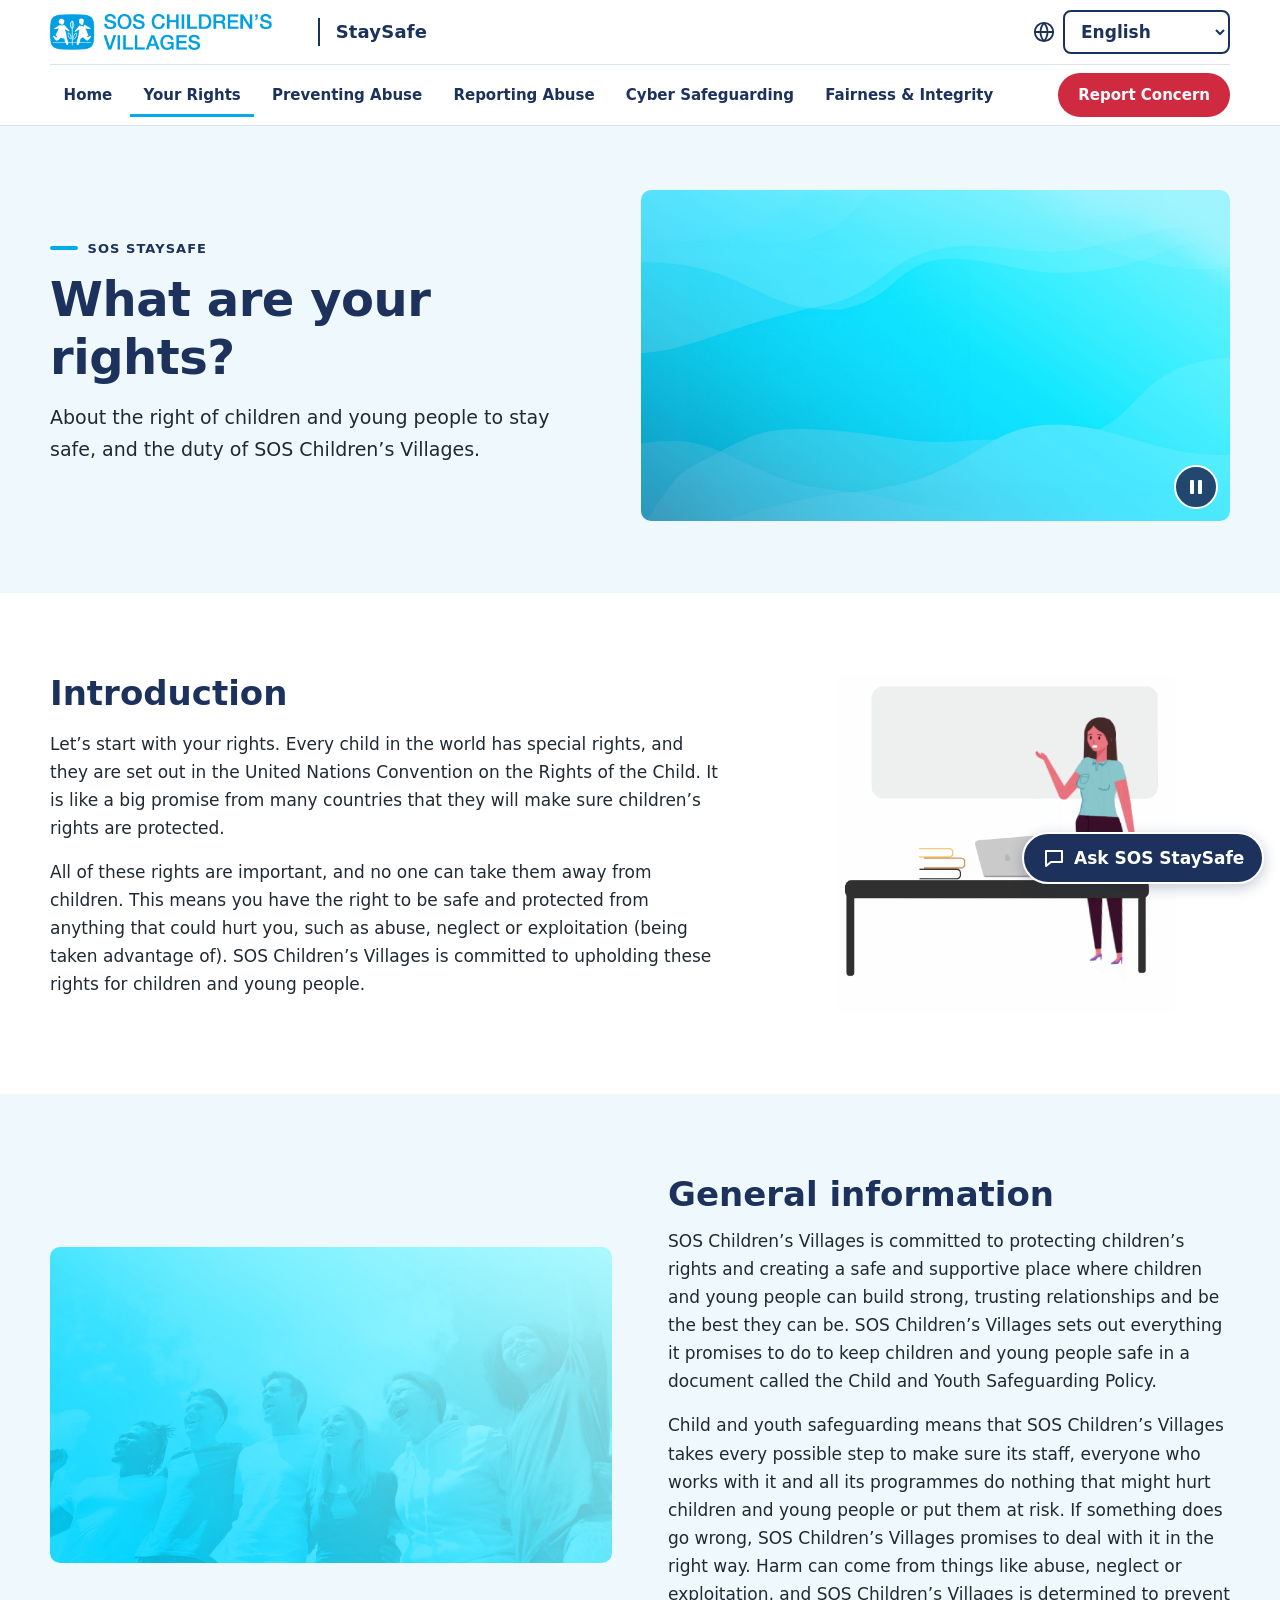
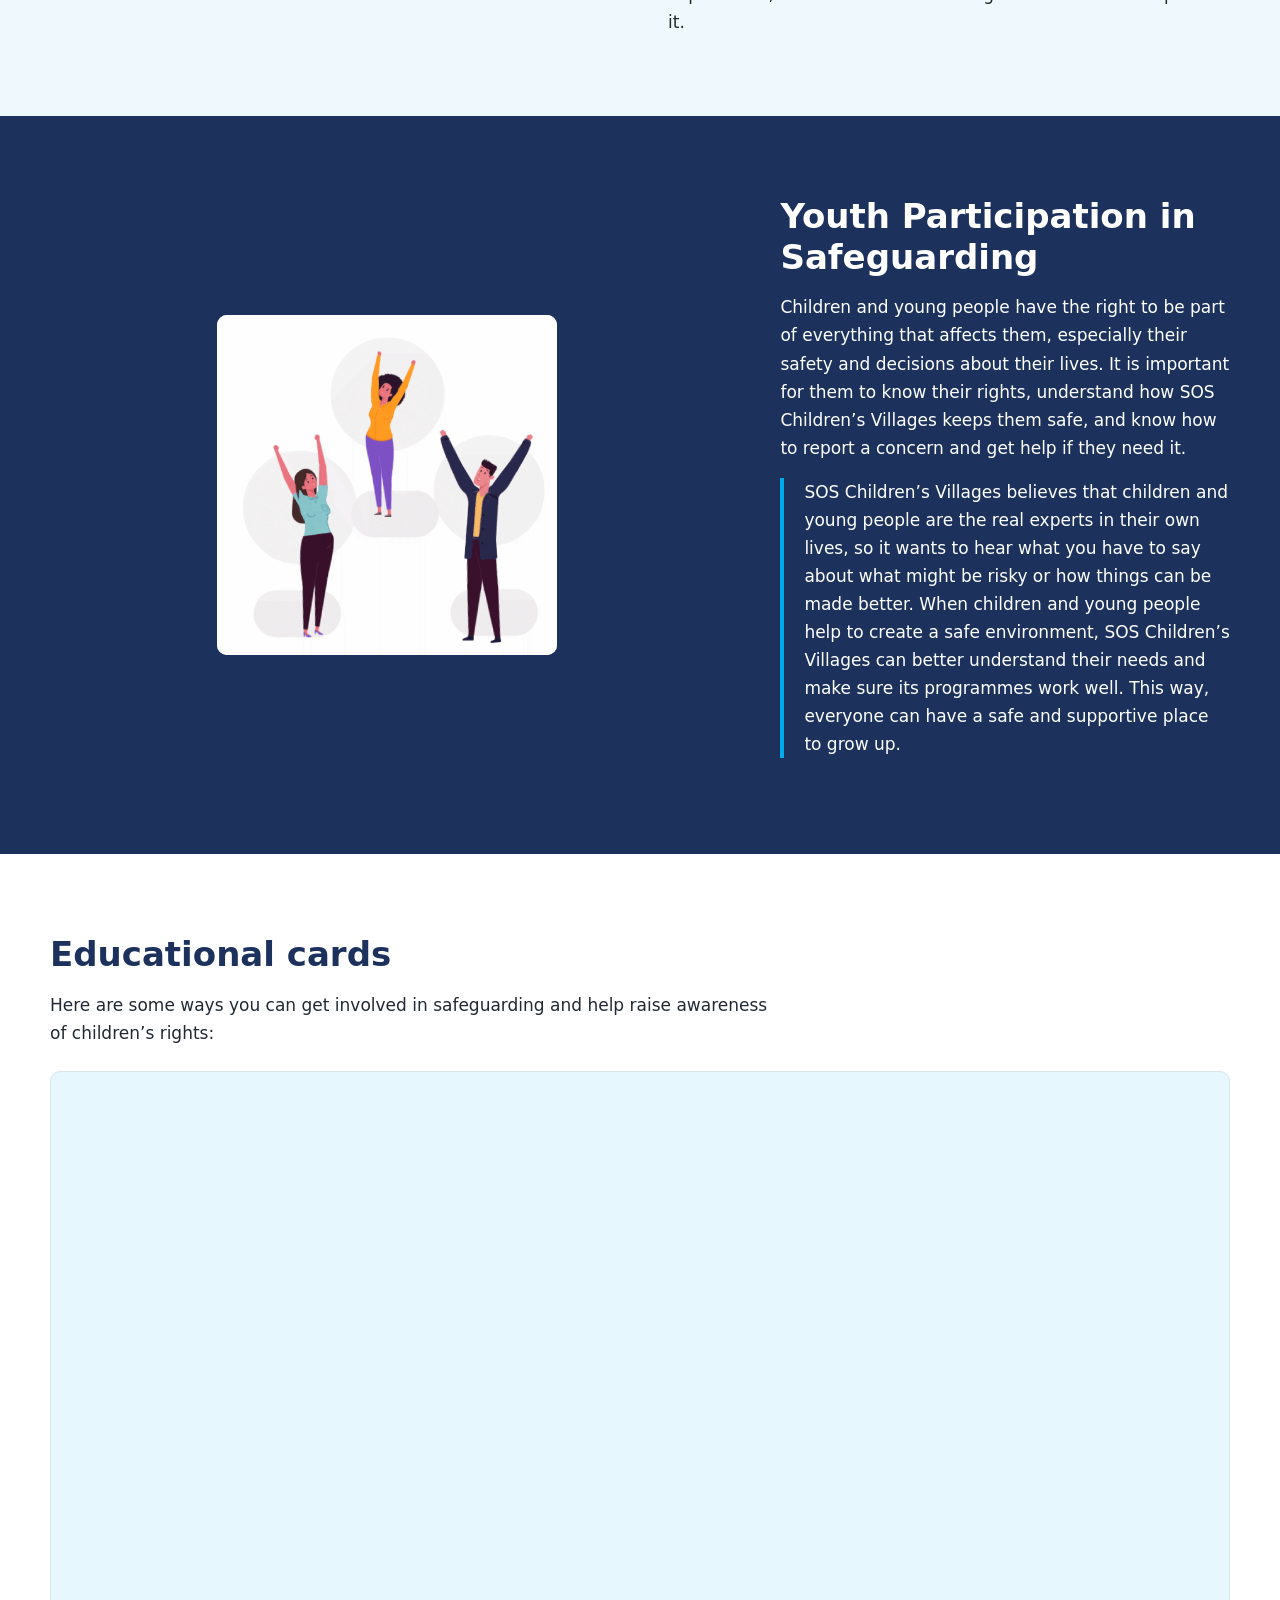
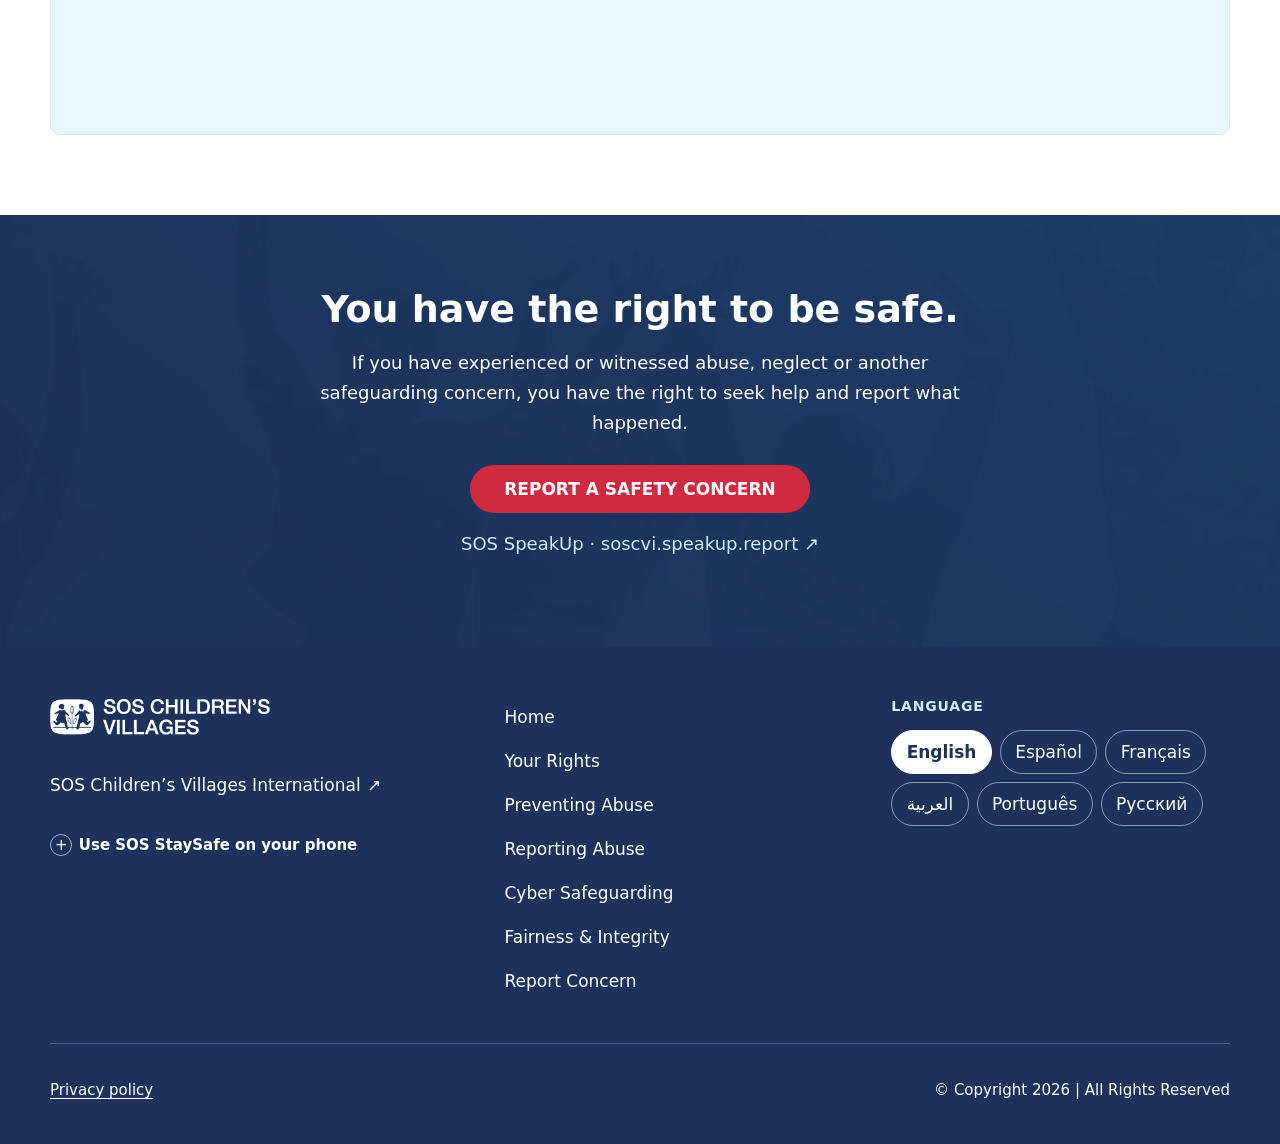
<file: your-rights.html>
<!DOCTYPE html>
<html lang="en" dir="ltr">
<head>
<meta charset="utf-8">
<meta name="viewport" content="width=device-width, initial-scale=1">
<title>What are your rights? | SOS StaySafe</title>
<meta name="description" content="About the right of children and young people to stay safe, and the duty of SOS Children’s Villages.">
<link rel="canonical" href="https://sos-staysafe.com/your-rights.html">
<link rel="icon" type="image/png" href="Images/favicon.png">
<link rel="apple-touch-icon" href="Images/apple-touch-icon.png">
<link rel="manifest" href="manifest.webmanifest">
<meta name="theme-color" content="#1c325d">

<!-- Open Graph (link previews) -->
<meta property="og:type" content="website">
<meta property="og:site_name" content="SOS StaySafe">
<meta property="og:title" content="What are your rights? | SOS StaySafe">
<meta property="og:description" content="About the right of children and young people to stay safe, and the duty of SOS Children’s Villages.">
<meta property="og:url" content="https://sos-staysafe.com/your-rights.html">
<meta property="og:image" content="https://sos-staysafe.com/Images/header-background.jpg">
<meta property="og:locale" content="en_GB">
<meta property="og:locale:alternate" content="es_ES">
<meta property="og:locale:alternate" content="fr_FR">
<meta property="og:locale:alternate" content="ar_AR">
<meta property="og:locale:alternate" content="pt_PT">
<meta property="og:locale:alternate" content="ru_RU">

<script>
  /* Runs before the page is drawn: marks JavaScript as available and applies the visitor's language and
     direction early, so Arabic never flashes left-to-right. Order of precedence: ?lang= in the address,
     then the language chosen earlier on this site, then the browser's preferred languages, then English. */
  (function () {
    var supported = ['en', 'es', 'fr', 'ar', 'pt', 'ru'];
    function pick(code) { var p = String(code || '').toLowerCase().split('-')[0]; return supported.indexOf(p) > -1 ? p : null; }
    var lang = null;
    try { lang = pick(new URLSearchParams(location.search).get('lang')) || pick(localStorage.getItem('sos-staysafe-lang')); } catch (e) { /* storage blocked */ }
    if (!lang) {
      var prefs = navigator.languages && navigator.languages.length ? navigator.languages : [navigator.language];
      for (var i = 0; i < prefs.length && !lang; i++) lang = pick(prefs[i]);
    }
    lang = lang || 'en';
    var root = document.documentElement;
    root.classList.add('js');
    root.dataset.lang = lang;
    if (lang === 'ar') root.dir = 'rtl';
    if (navigator.connection && navigator.connection.saveData) root.classList.add('save-data');
  })();
</script>
<link rel="stylesheet" href="site.css?v=2026-11-25">
<style>
/* Page-specific styles (shared styles are in site.css) */
/* ---------- Your Rights page ---------- */
.highlight { padding-inline-start: 1.25rem; border-inline-start: 4px solid var(--blue); font-size: 1.0625rem; }
.topic-body p:last-of-type { margin-bottom: 0; }
</style>
</head>

<body>
<a class="skip-link" href="#main" data-i18n="ui.skip">Skip to main content</a>

<!-- ===================== HEADER ===================== -->
<header class="site-header">
  <div class="container header-inner">
    <a class="brand" href="index.html">
      <img src="Images/sos-logo-blue.png" width="702" height="114" alt="SOS Children’s Villages – SOS StaySafe home">
      <span class="brand-sub" aria-hidden="true">StaySafe</span>
    </a>

    <button class="nav-toggle" type="button" aria-expanded="false" aria-controls="nav-panel" data-i18n-attr="aria-label:ui.menu" aria-label="Menu">
      <span class="nav-toggle-bars" aria-hidden="true"></span>
    </button>

    <div class="nav-panel" id="nav-panel">
      <nav class="main-nav" data-i18n-attr="aria-label:ui.mainNav" aria-label="Main">
        <ul>
          <li><a href="index.html" data-i18n="nav.home">Home</a></li>
          <li><a href="your-rights.html" aria-current="page" data-i18n="nav.rights">Your Rights</a></li>
          <li><a href="preventing-abuse.html" data-i18n="nav.preventing">Preventing Abuse</a></li>
          <li><a href="reporting-abuse.html" data-i18n="nav.reporting">Reporting Abuse</a></li>
          <li><a href="cyber-safeguarding.html" data-i18n="nav.cyber">Cyber Safeguarding</a></li>
          <li><a href="fairness-integrity.html" data-i18n="nav.fairness">Fairness &amp; Integrity</a></li>
          <li class="nav-report"><a href="https://soscvi.speakup.report/en-GB/databreach/home" data-i18n="nav.report">Report Concern</a></li>
        </ul>
      </nav>

      <div class="lang-picker">
        <svg width="22" height="22" viewBox="0 0 24 24" fill="none" stroke="currentColor" stroke-width="2" aria-hidden="true"><circle cx="12" cy="12" r="10"/><path d="M2 12h20M12 2a15 15 0 0 1 0 20M12 2a15 15 0 0 0 0 20"/></svg>
        <label class="sr-only" for="lang-select" data-i18n="ui.language">Language</label>
        <select id="lang-select">
          <option value="en" lang="en">English</option>
          <option value="es" lang="es">Español</option>
          <option value="fr" lang="fr">Français</option>
          <option value="ar" lang="ar">العربية</option>
          <option value="pt" lang="pt">Português</option>
          <option value="ru" lang="ru">Русский</option>
        </select>
      </div>
    </div>
  </div>
</header>

<main id="main" tabindex="-1">

  <!-- ===================== PAGE INTRODUCTION ===================== -->
  <section class="hero" aria-labelledby="page-title">
    <div class="container hero-grid">
      <div>
        <p class="eyebrow">SOS StaySafe</p>
        <h1 id="page-title" data-i18n="page.title">What are your rights?</h1>
        <p class="lead" data-i18n="general.lead">About the right of children and young people to stay safe, and the duty of SOS Children’s Villages.</p>
      </div>

      <div class="hero-media">
        <!-- Language-specific "What are your rights?" video, chosen by script; the poster is the static fallback -->
        <video id="hero-video" muted loop playsinline preload="none" poster="Images/header-background.jpg" aria-hidden="true" tabindex="-1"></video>
        <button class="motion-toggle" id="motion-toggle" type="button" aria-pressed="false" data-i18n-attr="aria-label:ui.pause" aria-label="Pause animations">
          <span class="icon-pause" aria-hidden="true"></span>
          <span class="icon-play" aria-hidden="true"></span>
        </button>
      </div>
    </div>
  </section>

  <!-- ===================== 1. UNDERSTANDING YOUR RIGHTS ===================== -->
  <section class="section" aria-labelledby="intro-title">
    <div class="container split">
      <div>
        <h2 id="intro-title" data-i18n="intro.title">Introduction</h2>
        <p data-i18n="intro.text1">Let’s start with your rights. Every child in the world has special rights, and they are set out in the United Nations Convention on the Rights of the Child. It is like a big promise from many countries that they will make sure children’s rights are protected.</p>
        <p data-i18n="intro.text2">All of these rights are important, and no one can take them away from children. This means you have the right to be safe and protected from anything that could hurt you, such as abuse, neglect or exploitation (being taken advantage of). SOS Children’s Villages is committed to upholding these rights for children and young people.</p>
      </div>
      <figure class="illustration">
        <img class="anim" src="Images/powtoon-25.gif" width="540" height="540" alt="" loading="lazy" decoding="async">
      </figure>
    </div>
  </section>

  <!-- ===================== 2. SOS CHILDREN'S VILLAGES' COMMITMENT ===================== -->
  <section class="section section-tint" aria-labelledby="general-title">
    <div class="container">
      <article class="topic">
        <img src="Images/home-your-rights-background.jpg" width="1920" height="1098" alt="" loading="lazy" decoding="async">
        <div class="topic-body">
          <h2 id="general-title" data-i18n="general.title">General information</h2>
          <p data-i18n="general.text1">SOS Children’s Villages is committed to protecting children’s rights and creating a safe and supportive place where children and young people can build strong, trusting relationships and be the best they can be. SOS Children’s Villages sets out everything it promises to do to keep children and young people safe in a document called the Child and Youth Safeguarding Policy.</p>
          <p data-i18n="general.text2">Child and youth safeguarding means that SOS Children’s Villages takes every possible step to make sure its staff, everyone who works with it and all its programmes do nothing that might hurt children and young people or put them at risk. If something does go wrong, SOS Children’s Villages promises to deal with it in the right way. Harm can come from things like abuse, neglect or exploitation, and SOS Children’s Villages is determined to prevent it.</p>
        </div>
      </article>
    </div>
  </section>

  <!-- ===================== 3. YOUTH PARTICIPATION IN SAFEGUARDING ===================== -->
  <section class="section section-dark on-dark" aria-labelledby="youth-title">
    <div class="container split split-reverse">
      <div>
        <h2 id="youth-title" data-i18n="youth.title">Youth Participation in Safeguarding</h2>
        <p data-i18n="youth.text1">Children and young people have the right to be part of everything that affects them, especially their safety and decisions about their lives. It is important for them to know their rights, understand how SOS Children’s Villages keeps them safe, and know how to report a concern and get help if they need it.</p>
        <p class="highlight" data-i18n="youth.text2">SOS Children’s Villages believes that children and young people are the real experts in their own lives, so it wants to hear what you have to say about what might be risky or how things can be made better. When children and young people help to create a safe environment, SOS Children’s Villages can better understand their needs and make sure its programmes work well. This way, everyone can have a safe and supportive place to grow up.</p>
      </div>
      <figure class="illustration">
        <img class="anim" src="Images/powtoon-32.gif" width="540" height="540" alt="" loading="lazy" decoding="async">
      </figure>
    </div>
  </section>

  <!-- ===================== 4. EDUCATIONAL CARDS ===================== -->
  <section class="section" aria-labelledby="cards-title">
    <div class="container">
      <h2 id="cards-title" data-i18n="cards.title">Educational cards</h2>
      <p class="cards-intro" data-i18n="cards.intro">Here are some ways you can get involved in safeguarding and help raise awareness of children’s rights:</p>
      <div class="embed-frame">
        <!-- Original interactive educational cards (Genially). The module for each language is set by script (CARD_MODULES). -->
        <iframe id="cards-frame" src="https://view.genially.com/65ee82c7b4108300146d70e3" data-i18n-attr="title:cards.title" title="Educational cards" loading="lazy" allowfullscreen></iframe>
      </div>
    </div>
  </section>

  <!-- ===================== 5. REPORT A SAFETY CONCERN ===================== -->
  <section class="report-cta on-dark" aria-labelledby="cta-title">
    <div class="container">
      <h2 id="cta-title" data-i18n="cta.title">You have the right to be safe.</h2>
      <p data-i18n="cta.text">If you have experienced or witnessed abuse, neglect or another safeguarding concern, you have the right to seek help and report what happened.</p>
      <a class="btn btn-report" href="https://soscvi.speakup.report/en-GB/databreach/home" data-i18n="cta.button">REPORT A SAFETY CONCERN</a>
      <!-- Shows where the button leads: reports go to the SOS SpeakUp channel, not to this website -->
      <p class="channel-note" dir="ltr">SOS SpeakUp · soscvi.speakup.report <span aria-hidden="true">↗</span></p>
    </div>
  </section>
</main>

<!-- ===================== FOOTER ===================== -->
<footer class="site-footer on-dark">
  <div class="container">
    <div class="footer-grid">
      <div>
        <a class="footer-brand" href="index.html">
          <img src="Images/sos-logo-white.png" width="366" height="60" alt="SOS Children’s Villages – SOS StaySafe home" loading="lazy" decoding="async">
        </a>
        <p class="footer-org"><a href="https://www.sos-childrensvillages.org/" target="_blank" rel="noopener"><span data-i18n="ui.intl">SOS Children’s Villages International</span><span class="sr-only" data-i18n="ui.newTab">(opens in a new tab)</span><span aria-hidden="true">↗</span></a></p>
        <details class="footer-install">
          <summary data-i18n="ui.install.title">Use SOS StaySafe on your phone</summary>
          <p data-i18n="ui.install.android">Android: open the browser menu (⋮) and choose “Install app” or “Add to Home screen”.</p>
          <p data-i18n="ui.install.ios">iPhone or iPad: in Safari, tap Share, then “Add to Home Screen”.</p>
          <p data-i18n="ui.install.offline">Pages you have opened then work without internet. Reporting a concern on SOS SpeakUp always needs internet.</p>
        </details>
      </div>

      <nav data-i18n-attr="aria-label:ui.footerNav" aria-label="Footer">
        <ul class="footer-links">
          <li><a href="index.html" data-i18n="nav.home">Home</a></li>
          <li><a href="your-rights.html" data-i18n="nav.rights">Your Rights</a></li>
          <li><a href="preventing-abuse.html" data-i18n="nav.preventing">Preventing Abuse</a></li>
          <li><a href="reporting-abuse.html" data-i18n="nav.reporting">Reporting Abuse</a></li>
          <li><a href="cyber-safeguarding.html" data-i18n="nav.cyber">Cyber Safeguarding</a></li>
          <li><a href="fairness-integrity.html" data-i18n="nav.fairness">Fairness &amp; Integrity</a></li>
          <li><a href="https://soscvi.speakup.report/en-GB/databreach/home" data-i18n="nav.report">Report Concern</a></li>
        </ul>
      </nav>

      <div>
        <p class="footer-heading" id="footer-lang-heading" data-i18n="ui.language">Language</p>
        <ul class="footer-langs" aria-labelledby="footer-lang-heading">
          <li><button type="button" data-lang="en" lang="en" aria-pressed="true">English</button></li>
          <li><button type="button" data-lang="es" lang="es" aria-pressed="false">Español</button></li>
          <li><button type="button" data-lang="fr" lang="fr" aria-pressed="false">Français</button></li>
          <li><button type="button" data-lang="ar" lang="ar" aria-pressed="false">العربية</button></li>
          <li><button type="button" data-lang="pt" lang="pt" aria-pressed="false">Português</button></li>
          <li><button type="button" data-lang="ru" lang="ru" aria-pressed="false">Русский</button></li>
        </ul>
      </div>
    </div>

    <div class="footer-bottom">
      <a href="privacy-policy.html" data-i18n="nav.privacy">Privacy policy</a>
      <p>© <span data-i18n="footer.copyright">Copyright</span> <span id="year">2026</span> | <span data-i18n="footer.rights">All Rights Reserved</span></p>
    </div>
  </div>
</footer>

<script>
/* Page settings and this page's translations (es, fr, ar, pt, ru). Navigation, footer and interface text
   are shared and live in site.js. REVIEW: closing message realigned with the current English (official terminology, 25 Nov 2026); the rest are the approved WordPress translations. cards.title (fr, ar, ru) added. */
window.STAYSAFE_PAGE = {
  titleKey: "page.title",
  descKey: "general.lead",
  video: "your-rights-banner",
  translations: {
    "es": {
      "page.title": "Sus derechos",
      "intro.title": "Introducción",
      "intro.text1": "Empecemos hablando de tus derechos. Todos los niños del mundo tienen algunos derechos especiales, y todos ellos están recogidos en algo llamado \"Convención de las Naciones Unidas sobre los Derechos del Niño\". Es como una gran promesa de muchos países de que velarán por la protección de los derechos de la infancia.",
      "intro.text2": "Todos estos derechos son importantísimos, y nadie puede quitárselos a los niños. Eso significa que tiene derecho a estar seguro y protegido de cualquier cosa que pueda perjudicarle, como malos tratos, abandono o que se aprovechen de él. Aldeas Infantiles SOS se compromete a defender estos derechos de niños y jóvenes.",
      "general.title": "Información general",
      "general.lead": "El derecho de los niños y jóvenes a estar seguros y el deber de Aldeas Infantiles SOS",
      "general.text1": "Aldeas Infantiles SOS se compromete a proteger los derechos de los niños y a crear un lugar seguro y de apoyo donde los niños y los jóvenes puedan establecer relaciones sólidas y de confianza y dar lo mejor de sí mismos. Aldeas Infantiles SOS expone todo lo que se compromete a hacer para mantener a salvo a niños y jóvenes en un documento llamado \"Política de protección de la infancia y la juventud\".",
      "general.text2": "La protección de la infancia y la juventud consiste en que Aldeas Infantiles SOS se asegure de tomar todas las medidas posibles para evitar que su personal, todos los que trabajan con ellos y todos sus programas hagan algo que pueda perjudicar a los niños y jóvenes o ponerlos en peligro. Y si algo sale mal, prometen solucionarlo de la forma adecuada. El daño puede venir de cosas como el abuso, el abandono o que se aprovechen de ti, y Aldeas Infantiles SOS está decidida a evitarlo.",
      "youth.title": "Participación de los jóvenes en la salvaguardia",
      "youth.text1": "Los niños y jóvenes tienen derecho a participar en todo lo que les afecta, especialmente cuando se trata de mantenerse seguros y de tomar decisiones que afectan a sus vidas. Es importante que conozcan sus derechos, que sepan cómo Aldeas Infantiles SOS los mantiene a salvo y que conozcan las formas de denunciar y obtener ayuda si la necesitan.",
      "youth.text2": "Creen que los niños y los jóvenes son los verdaderos expertos en sus propias vidas, por lo que quieren escuchar lo que tienen que decir sobre lo que puede ser arriesgado o cómo se pueden mejorar las cosas. Cuando los niños y los jóvenes participan en la creación de un entorno seguro, ayudan a Aldeas Infantiles SOS a comprender mejor las necesidades y a garantizar el buen funcionamiento de sus programas. De este modo, todos pueden tener un lugar seguro y solidario donde crecer.",
      "cards.title": "Tarjetas educativas",
      "cards.intro": "Algunas formas de implicarse y participar en la protección y concienciación sobre sus derechos son:",
      "cta.title": "Tienes derecho a estar seguro.",
      "cta.text": "Si has sufrido o presenciado malos tratos, abandono u otra situación que afecte a tu protección, tienes derecho a pedir ayuda y a denunciar lo ocurrido.",
      "cta.button": "NOTIFICAR UN PROBLEMA DE SEGURIDAD"
    },
    "fr": {
      "page.title": "Vos droits",
      "intro.title": "Introduction",
      "intro.text1": "Commençons par parler de vos droits ! Chaque enfant dans le monde a des droits particuliers, qui sont énoncés dans la \"Convention des Nations unies relative aux droits de l'enfant\". C'est comme une grande promesse faite par de nombreux pays de veiller à ce que les droits de l'enfant soient protégés.",
      "intro.text2": "Tous ces droits sont très importants et personne ne peut les retirer aux enfants. Cela signifie que vous avez le droit d'être en sécurité et protégé contre tout ce qui pourrait lui nuire, comme la maltraitance, la négligence ou les abus. SOS Villages d'Enfants s'engage à faire respecter ces droits pour les enfants et les jeunes.",
      "general.title": "Informations générales",
      "general.lead": "Le droit des enfants et des jeunes à la sécurité et le devoir de SOS Villages d'Enfants",
      "general.text1": "SOS Villages d'Enfants s'engage à protéger les droits des enfants et à créer un lieu sûr et solidaire où les enfants et les jeunes peuvent établir des relations solides et de confiance et donner le meilleur d'eux-mêmes. SOS Villages d'Enfants présente tout ce qu'elle s'engage à faire pour assurer la sécurité des enfants et des jeunes dans un document intitulé \"Child and Youth Safeguarding Policy\" (Politique de sauvegarde des enfants et des jeunes).",
      "general.text2": "La protection des enfants et des jeunes consiste pour SOS Villages d'Enfants à s'assurer qu'ils prennent toutes les mesures possibles pour empêcher leur personnel, toutes les personnes qui travaillent avec eux et tous leurs programmes de faire quoi que ce soit qui puisse blesser les enfants et les jeunes ou les mettre en danger. Et si quelque chose ne va pas, ils promettent d'y remédier de manière appropriée. Le préjudice peut résulter d'abus, de négligence ou d'exploitation, et SOS Villages d'Enfants est déterminé à l'éviter.",
      "youth.title": "La participation des jeunes à la sauvegarde",
      "youth.text1": "Les enfants et les jeunes ont le droit de participer à tout ce qui les concerne, en particulier lorsqu'il s'agit de rester en sécurité et de prendre des décisions qui affectent leur vie. Il est important qu'ils connaissent leurs droits, qu'ils comprennent comment SOS Villages d'Enfants assure leur sécurité et qu'ils sachent comment signaler un cas et obtenir de l'aide s'ils en ont besoin.",
      "youth.text2": "Ils sont convaincus que les enfants et les jeunes sont les véritables experts de leur propre vie. Ils veulent donc entendre ce que vous avez à dire sur ce qui pourrait être risqué ou sur la manière dont les choses pourraient être améliorées. Lorsque les enfants et les jeunes participent à la création d'un environnement sûr, SOS Villages d'Enfants est mieux à même de comprendre les besoins et de veiller au bon fonctionnement de ses programmes. De cette manière, tout le monde peut disposer d'un endroit sûr et favorable pour grandir.",
      "cards.intro": "Voici quelques moyens de s'impliquer et de participer à la protection et à la sensibilisation aux droits de ces personnes :",
      "cta.title": "Vous avez le droit d'être en sécurité.",
      "cta.text": "Si vous avez subi ou été témoin d’abus, de négligence ou d’une autre situation qui menace votre protection, vous avez le droit de demander de l’aide et de signaler ce qui s’est passé.",
      "cta.button": "SIGNALER UN PROBLÈME DE SÉCURITÉ",
      "cards.title": "Cartes éducatives"
    },
    "ar": {
      "page.title": "حقوقك",
      "intro.title": "مقدمة",
      "intro.text1": "دعونا نبدأ الأمور بالحديث عن حقوقك! يتمتع كل طفل حول العالم ببعض الحقوق الخاصة، وكلها منصوص عليها في ما يسمى \"اتفاقية الأمم المتحدة لحقوق الطفل\". إنه بمثابة وعد كبير من العديد من البلدان بأنها سوف تتأكد من حماية حقوق الطفل.",
      "intro.text2": "كل هذه الحقوق مهمة للغاية، ولا يمكن لأحد أن ينتزعها من الأطفال. وهذا يعني أن لديك الحق في أن تكون آمنًا ومحميًا من أي شيء يمكن أن يؤذيهم، مثل الإساءة أو الإهمال أو الاستغلال. تلتزم قرى الأطفال SOS بدعم هذه الحقوق للأطفال والشباب.",
      "general.title": "معلومات عامة",
      "general.lead": "حول حقوق الأطفال واليافعين في البقاء آمنين وواجب قرى الأطفال SOS",
      "general.text1": "تلتزم قرى الأطفال SOS بحماية حقوق الأطفال وإنشاء مكان آمن وداعم حيث يمكن للأطفال والشباب بناء علاقات قوية وجديرة بالثقة وأن يكونوا في أفضل حالاتهم. تحدد قرى الأطفال SOS كل ما وعدت بفعله للحفاظ على سلامة الأطفال والشباب في وثيقة تسمى \"سياسة حماية الأطفال والشباب\".",
      "general.text2": "إن حماية الأطفال والشباب تدور حول قيام قرى الأطفال SOS بالتأكد من اتخاذ كل خطوة ممكنة للحفاظ على موظفيها وكل من يعمل معهم وجميع برامجهم من القيام بأي شيء قد يؤذي الأطفال والشباب أو يعرضهم للخطر. وإذا حدث خطأ ما، فإنهم يعدون بالتعامل معه بالطريقة الصحيحة. يمكن أن يأتي الضرر من أشياء مثل سوء المعاملة أو الإهمال أو الاستغلال، وقرى الأطفال SOS مصممة على منع ذلك.",
      "youth.title": "مشاركة الشباب في الحماية",
      "youth.text1": "يحق للأطفال والشباب أن يكونوا جزءًا من كل ما يؤثر عليهم، خاصة عندما يتعلق الأمر بالبقاء آمنًا والقرارات التي تؤثر على حياتهم. من المهم بالنسبة لهم أن يعرفوا حقوقهم، وأن يفهموا كيف تحافظ قرى الأطفال SOS على سلامتهم، وأن يكونوا على دراية بطرق الإبلاغ والحصول على المساعدة إذا احتاجوا إليها.",
      "youth.text2": "إنهم يعتقدون أن الأطفال والشباب هم الخبراء الحقيقيون في حياتهم الخاصة، لذلك يريدون أن يسمعوا ما ستقوله حول ما قد يكون محفوفًا بالمخاطر أو كيف يمكن تحسين الأمور. عندما يكون الأطفال والشباب جزءًا من خلق بيئة آمنة، فإن ذلك يساعد قرى الأطفال SOS على القيام بعمل أفضل في فهم الاحتياجات والتأكد من أن برامجهم تعمل بشكل جيد. بهذه الطريقة، يمكن للجميع الحصول على مكان آمن وداعم لينمو.",
      "cards.intro": "بعض الطرق التي يمكنك من خلالها المشاركة والمشاركة في حماية حقوقهم وزيادة الوعي بها هي:",
      "cta.title": "من حقك أن تكون آمناً.",
      "cta.text": "إذا تعرّضت للإساءة أو الإهمال أو لأي مشكلة أخرى تتعلق بالحماية، أو شهدت ذلك، فمن حقك أن تطلب المساعدة وأن تبلغ عمّا حدث.",
      "cta.button": "الإبلاغ عن مخاوف تتعلق بالسلامة",
      "cards.title": "بطاقات تعليمية"
    },
    "pt": {
      "page.title": "Os seus direitos",
      "intro.title": "Introdução",
      "intro.text1": "Vamos começar por falar dos seus direitos! Todas as crianças do mundo têm alguns direitos especiais, e todos eles estão definidos numa coisa chamada \"Convenção das Nações Unidas sobre os Direitos da Criança\". É como uma grande promessa de muitos países de que irão garantir a proteção dos direitos da criança.",
      "intro.text2": "Todos estes direitos são muito importantes e ninguém os pode retirar às crianças. Isso significa que têm o direito de estar seguros e protegidos de tudo o que os possa prejudicar, como maus tratos, negligência ou aproveitamento. As Aldeias de Crianças SOS estão empenhadas em defender estes direitos das crianças e dos jovens.",
      "general.title": "Informações gerais",
      "general.lead": "Sobre os direitos das crianças e dos jovens a permanecerem seguros e o dever das Aldeias de Crianças SOS",
      "general.text1": "As Aldeias de Crianças SOS estão empenhadas em proteger os direitos das crianças e em criar um local seguro e de apoio onde as crianças e os jovens possam construir relações fortes e de confiança e ser o melhor que podem ser. As Aldeias de Crianças SOS apresentam tudo o que prometem fazer para manter as crianças e os jovens em segurança num documento denominado \"Política de Salvaguarda de Crianças e Jovens\".",
      "general.text2": "A proteção de crianças e jovens tem a ver com o facto de as Aldeias de Crianças SOS se certificarem de que tomam todas as medidas possíveis para evitar que os seus funcionários, todos os que trabalham com eles e todos os seus programas façam algo que possa magoar crianças e jovens ou colocá-los em risco. E se algo correr mal, prometem resolver o problema da forma correcta. Os danos podem resultar de situações como abuso, negligência ou aproveitamento, e a Aldeias de Crianças SOS está determinada a evitá-los.",
      "youth.title": "Participação dos jovens na proteção",
      "youth.text1": "As crianças e os jovens têm o direito de participar em tudo o que os afecta, especialmente quando se trata de se manterem seguros e das decisões que afectam as suas vidas. É importante que conheçam os seus direitos, compreendam como as Aldeias de Crianças SOS os mantêm seguros e estejam cientes das formas de denunciar e obter ajuda, caso necessitem.",
      "youth.text2": "Acreditam que as crianças e os jovens são os verdadeiros especialistas nas suas próprias vidas, por isso querem ouvir o que têm a dizer sobre o que pode ser arriscado ou como as coisas podem ser melhoradas. Quando as crianças e os jovens fazem parte da criação de um ambiente seguro, isso ajuda as Aldeias de Crianças SOS a fazer um melhor trabalho na compreensão das necessidades e a garantir que os seus programas funcionam bem. Desta forma, todos podem ter um lugar seguro e solidário para crescer.",
      "cards.title": "Cartões didácticos",
      "cards.intro": "Algumas formas de se envolver e participar na proteção e sensibilização para os seus direitos são",
      "cta.title": "Tem o direito de estar em segurança.",
      "cta.text": "Se sofreu ou presenciou abuso, negligência ou outra situação que ponha em causa a sua proteção, tem o direito de pedir ajuda e de comunicar o que aconteceu.",
      "cta.button": "COMUNICAR UM PROBLEMA DE SEGURANÇA"
    },
    "ru": {
      "page.title": "Ваши права",
      "intro.title": "Введение",
      "intro.text1": "Давайте начнем с разговора о ваших правах! У каждого ребенка в мире есть особые права, и все они прописаны в так называемой \"Конвенции ООН о правах ребенка\". Это похоже на обещание многих стран обеспечить защиту прав ребенка.",
      "intro.text2": "Все эти права очень важны, и никто не может отнять их у детей. Это означает, что вы имеете право на безопасность и защиту от всего, что может причинить им вред, например от жестокого обращения, пренебрежения или использования в своих интересах. Организация \"Детские деревни - SOS\" привержена соблюдению этих прав детей и подростков.",
      "general.title": "Общая информация",
      "general.lead": "О правах детей и подростков на безопасность и обязанностях Детских деревень - SOS",
      "general.text1": "SOS Детские деревни\" стремится защищать права детей и создавать безопасное и благоприятное место, где дети и подростки могут строить крепкие, надежные отношения и быть лучшими, какими они могут быть. В документе под названием \"Политика защиты детей и молодежи\" SOS Children's Villages излагает все, что они обещают сделать для обеспечения безопасности детей и подростков.",
      "general.text2": "Защита детей и молодежи - это забота о том, чтобы SOS Children's Villages принимал все возможные меры для того, чтобы их сотрудники, все, кто с ними работает, и все их программы не делали ничего, что может навредить детям и подросткам или подвергнуть их риску. А если что-то пойдет не так, они обещают разобраться с этим должным образом. Вред может быть причинен такими вещами, как жестокое обращение, пренебрежение или использование в своих интересах, и организация \"Детские деревни - SOS\" намерена предотвратить его.",
      "youth.title": "Участие молодежи в охране",
      "youth.text1": "Дети и подростки имеют право принимать участие во всем, что их касается, особенно когда речь идет о безопасности и решениях, влияющих на их жизнь. Важно, чтобы они знали свои права, понимали, как SOS Детские деревни обеспечивает их безопасность, и были осведомлены о том, как сообщить о случившемся и получить помощь, если она им понадобится.",
      "youth.text2": "Они считают, что дети и подростки - настоящие эксперты в своей собственной жизни, поэтому хотят услышать, что вы можете сказать о том, что может быть рискованным или как можно улучшить ситуацию. Когда дети и подростки участвуют в создании безопасной среды, это помогает Детским деревням - SOS лучше понять потребности и обеспечить эффективную работу своих программ. Таким образом, у каждого будет безопасное и благоприятное место для взросления.",
      "cards.intro": "Вот некоторые способы, с помощью которых вы можете принять участие в защите и повышении осведомленности об их правах:",
      "cta.title": "Вы имеете право на безопасность.",
      "cta.text": "Если вы подверглись насилию, пренебрежению или другой угрозе безопасности либо стали их свидетелем, вы имеете право обратиться за помощью и сообщить о случившемся.",
      "cta.button": "СООБЩИТЬ О ПРОБЛЕМЕ БЕЗОПАСНОСТИ",
      "cards.title": "Обучающие карточки"
    }
  }
};
</script>
<script src="site.js?v=2026-11-25"></script>
<script>
/* Educational cards: the Genially module embedded on each language version of the original page.
   The Spanish and Portuguese pages used the English module; no translated module is in the XML. */
const CARD_MODULES = { en: '65ee82c7b4108300146d70e3', es: '65ee82c7b4108300146d70e3', fr: '6669d636b9dac5001472a0fe',
  ar: '6669d9f6c11b8c0014381a31', pt: '65ee82c7b4108300146d70e3', ru: '6669d9fdb9dac50014769eb7' };
StaySafe.onLanguageChange(function (lang) {
  const frame = document.getElementById('cards-frame');
  const url = 'https://view.genially.com/' + CARD_MODULES[lang];
  if (frame.getAttribute('src') !== url) frame.setAttribute('src', url);
});
</script>
</body>
</html>
</file>
<file: site.css>
/* =====================================================================
   SOS StaySafe — shared styles for all seven pages
   Colours: SOS Brand Blue #00abec and Red #de5a6c (SOS brand guide); navy #1c325d and
   text #212934 (existing StaySafe settings). --red-strong is the brand red darkened for
   5:1 contrast with white text. Supporting backgrounds: very light blue, warm white and
   light grey, used to separate sections, never as decoration.
   Fonts: system fonts (fast, offline, good Arabic and Cyrillic coverage).
   ===================================================================== */
:root {
  --navy: #1c325d;
  --navy-dark: #14264a;
  --blue: #00abec;
  --blue-10: #e6f7fd;
  --blue-20: #cceefb;
  --red: #de5a6c;
  --red-strong: #d02a40;
  --red-strong-hover: #b62438;
  --green: #1f7a45;
  --ink: #212934;
  --ink-soft: #4a5563;
  --line: #dbe3ec;
  --white: #ffffff;
  --bg-blue: #eef8fd;
  --bg-warm: #fbf7f1;
  --bg-grey: #f3f5f8;
  --radius: 10px;
  --radius-sm: 8px;
  --max: 1180px;
  --font: system-ui, -apple-system, "Segoe UI", Roboto, "Helvetica Neue", Arial, "Noto Sans", sans-serif;
  --font-ar: system-ui, "Segoe UI", Tahoma, "Noto Sans Arabic", "Geeza Pro", Arial, sans-serif;
}

*, *::before, *::after { box-sizing: border-box; }
html { -webkit-text-size-adjust: 100%; scroll-behavior: smooth; }
body { margin: 0; font-family: var(--font); font-size: 1.0625rem; line-height: 1.65; color: var(--ink); background: var(--white); }
html[lang="ar"] body { font-family: var(--font-ar); line-height: 1.85; }
img, video { display: block; max-width: 100%; }
h1, h2, h3 { color: var(--navy); line-height: 1.2; margin: 0 0 1rem; overflow-wrap: break-word; }
html[lang="ar"] h1, html[lang="ar"] h2, html[lang="ar"] h3 { line-height: 1.4; }
.hero-grid > *, .split > *, .topics > *, .cards > *, .footer-grid > * { min-width: 0; }
p { margin: 0 0 1rem; }
a { color: var(--navy); text-underline-offset: 0.2em; }
button, select, input { font: inherit; }

/* Focus: navy ring on light backgrounds, white ring on dark ones */
:focus-visible { outline: 3px solid var(--navy); outline-offset: 3px; border-radius: 4px; }
main:focus { outline: none; }
.on-dark :focus-visible { outline-color: var(--white); }

.container { width: min(100% - 2.5rem, var(--max)); margin-inline: auto; }
/* Elements marked hidden must stay hidden even when a rule below sets their display */
[hidden] { display: none !important; }
.sr-only { position: absolute; width: 1px; height: 1px; padding: 0; margin: -1px; overflow: hidden; clip: rect(0 0 0 0); white-space: nowrap; border: 0; }

.skip-link { position: absolute; inset-inline-start: 1rem; top: -100px; z-index: 100; padding: 0.75rem 1rem; background: var(--navy); color: var(--white); font-weight: 700; border-radius: var(--radius-sm); }
.skip-link:focus { top: 1rem; outline-color: var(--blue); }

/* ---------- Buttons and links ---------- */
.btn { display: inline-flex; align-items: center; justify-content: center; gap: 0.5rem; min-height: 48px; padding: 0.7rem 1.5rem; border: 2px solid transparent; border-radius: 999px; font-weight: 700; line-height: 1.25; text-align: center; text-decoration: none; cursor: pointer; transition: background-color 0.15s, color 0.15s; }
.btn-report { background: var(--red-strong); color: var(--white); }
.btn-report:hover { background: var(--red-strong-hover); }
.btn-navy { background: var(--navy); color: var(--white); }
.btn-navy:hover { background: var(--navy-dark); }
.btn-outline { background: var(--white); border-color: var(--navy); color: var(--navy); }
.btn-outline:hover { background: var(--navy); color: var(--white); }
.btn-light { background: var(--white); color: var(--navy); border-color: var(--white); }
.btn-light:hover { background: var(--blue-20); }
.btn-caps { text-transform: uppercase; letter-spacing: 0.02em; }
.arrow { display: inline-block; }
[dir="rtl"] .arrow { transform: scaleX(-1); }
[dir="rtl"] .arrow-down { transform: none; }
.text-link { display: inline-flex; align-items: center; gap: 0.5rem; min-height: 44px; align-self: flex-start; color: var(--navy); font-weight: 700; text-decoration: underline; text-decoration-thickness: 2px; text-decoration-color: var(--blue); }
.text-link:hover { text-decoration-color: var(--navy); }

/* Category label above a heading, as on the SOS Children's Villages website */
.eyebrow, .label { display: inline-flex; align-items: center; gap: 0.6rem; margin: 0 0 0.75rem; color: var(--navy); font-size: 0.8125rem; font-weight: 800; letter-spacing: 0.08em; text-transform: uppercase; }
.eyebrow::before { content: ""; width: 28px; height: 4px; border-radius: 2px; background: var(--blue); }
.label { color: var(--ink-soft); }
html[lang="ar"] .eyebrow, html[lang="ar"] .label { letter-spacing: 0; }

/* ---------- Header and navigation (mobile first) ---------- */
.site-header { position: sticky; top: 0; z-index: 50; background: var(--white); border-bottom: 1px solid var(--line); }
.header-inner { display: grid; grid-template-columns: 1fr auto; grid-template-areas: "brand toggle" "panel panel"; align-items: center; column-gap: 1rem; }
.brand { grid-area: brand; display: inline-flex; align-items: center; padding-block: 0.875rem; text-decoration: none; justify-self: start; }
.brand img { width: auto; height: 32px; }
/* "StaySafe" as an SOS sub-brand: separated by a dark blue bar. Clear space before the bar must be at least the
   emblem's width; the emblem is 1.23 × the logo height (44px at the 36px logo height), so 2.875rem = 46px. */
.brand-sub { display: none; margin-inline-start: 2.875rem; padding-inline-start: 1rem; border-inline-start: 2px solid var(--navy); color: var(--navy); font-weight: 800; font-size: 1.125rem; letter-spacing: 0.01em; line-height: 1.6; }

.nav-toggle { grid-area: toggle; display: inline-flex; align-items: center; justify-content: center; width: 48px; height: 48px; padding: 0; border: 2px solid var(--navy); border-radius: var(--radius-sm); background: var(--white); color: var(--navy); cursor: pointer; }
.nav-toggle-bars, .nav-toggle-bars::before, .nav-toggle-bars::after { display: block; width: 22px; height: 2px; background: currentColor; border-radius: 2px; transition: transform 0.2s; }
.nav-toggle-bars { position: relative; }
.nav-toggle-bars::before, .nav-toggle-bars::after { content: ""; position: absolute; inset-inline-start: 0; }
.nav-toggle-bars::before { top: -7px; }
.nav-toggle-bars::after { top: 7px; }
.nav-toggle[aria-expanded="true"] .nav-toggle-bars { background: transparent; }
.nav-toggle[aria-expanded="true"] .nav-toggle-bars::before { transform: translateY(7px) rotate(45deg); }
.nav-toggle[aria-expanded="true"] .nav-toggle-bars::after { transform: translateY(-7px) rotate(-45deg); }
html:not(.js) .nav-toggle { display: none; }

.nav-panel { grid-area: panel; padding-block: 0.5rem 1.25rem; }
.js .nav-panel { display: none; }
.js .nav-panel.is-open { display: block; max-height: calc(100vh - 76px); overflow-y: auto; }

.main-nav ul { list-style: none; margin: 0; padding: 0; }
.main-nav a { display: flex; align-items: center; min-height: 48px; padding: 0.5rem 0.75rem; border-radius: var(--radius-sm); color: var(--navy); font-weight: 600; text-decoration: none; }
.main-nav a:hover { background: var(--blue-10); }
.main-nav a[aria-current="page"] { font-weight: 800; box-shadow: inset 4px 0 0 var(--blue); background: var(--blue-10); }
[dir="rtl"] .main-nav a[aria-current="page"] { box-shadow: inset -4px 0 0 var(--blue); }
.main-nav .nav-report { margin-top: 0.75rem; }
.main-nav .nav-report a { justify-content: center; background: var(--red-strong); color: var(--white); border-radius: 999px; font-weight: 700; }
.main-nav .nav-report a:hover { background: var(--red-strong-hover); }

.lang-picker { display: flex; align-items: center; gap: 0.5rem; margin-top: 1rem; padding-inline: 0.75rem; color: var(--navy); }
.lang-picker svg { flex: none; }
.lang-picker select { min-height: 44px; padding: 0.4rem 2rem 0.4rem 0.75rem; border: 2px solid var(--navy); border-radius: var(--radius-sm); background: var(--white); color: var(--navy); font-weight: 600; cursor: pointer; }
[dir="rtl"] .lang-picker select { padding: 0.4rem 0.75rem 0.4rem 2rem; }

@media (min-width: 640px) {
  .brand img { height: 36px; }
  .brand-sub { display: inline-block; }
}
/* Desktop: logo and language on the first row, navigation on the second */
@media (min-width: 1100px) {
  .header-inner { grid-template-columns: auto 1fr; grid-template-areas: "brand tools" "nav nav"; }
  .nav-toggle { display: none; }
  .js .nav-panel, .nav-panel { display: contents; }
  .lang-picker { grid-area: tools; justify-self: end; margin: 0; padding: 0; }
  .main-nav { grid-area: nav; border-top: 1px solid var(--line); }
  .main-nav ul { display: flex; flex-wrap: wrap; align-items: center; gap: 0.25rem; padding-block: 0.5rem; }
  .main-nav a { min-height: 44px; padding: 0.5rem 0.85rem; font-size: 0.9375rem; }
  .main-nav a[aria-current="page"], [dir="rtl"] .main-nav a[aria-current="page"] { background: none; box-shadow: inset 0 -3px 0 var(--blue); border-radius: 0; }
  .main-nav .nav-report { margin-top: 0; margin-inline-start: auto; }
  .main-nav .nav-report a { padding-inline: 1.25rem; }
}

/* ---------- Hero ---------- */
.hero { background: var(--bg-blue); padding-block: 2.5rem 3rem; }
.hero-grid { display: grid; gap: 2rem; align-items: center; }
.hero h1 { font-size: clamp(1.875rem, 1.25rem + 2.6vw, 3rem); font-weight: 800; letter-spacing: -0.01em; }
html[lang="ar"] .hero h1 { letter-spacing: 0; }
.lead { font-size: 1.1875rem; max-width: 38rem; }
.actions { display: flex; flex-wrap: wrap; gap: 0.75rem; margin-top: 1.75rem; }
.hero-media { position: relative; overflow: hidden; aspect-ratio: 16 / 9; border-radius: var(--radius); background: var(--blue-20); }
.hero-media video { width: 100%; height: 100%; object-fit: cover; }
.motion-toggle { position: absolute; inset-block-end: 0.75rem; inset-inline-end: 0.75rem; display: inline-flex; align-items: center; justify-content: center; width: 44px; height: 44px; padding: 0; border: 2px solid var(--white); border-radius: 50%; background: rgba(28, 50, 93, 0.88); color: var(--white); cursor: pointer; }
.motion-toggle:focus-visible { outline-color: var(--navy); }
/* Media icons keep their usual orientation in Arabic, as media players do */
.motion-toggle .icon-pause { display: flex; gap: 4px; }
.motion-toggle .icon-pause::before, .motion-toggle .icon-pause::after { content: ""; width: 4px; height: 14px; background: currentColor; border-radius: 1px; }
.motion-toggle .icon-play { display: none; width: 0; height: 0; margin-left: 3px; border-top: 8px solid transparent; border-bottom: 8px solid transparent; border-left: 13px solid currentColor; }
.motion-toggle[aria-pressed="true"] .icon-pause { display: none; }
.motion-toggle[aria-pressed="true"] .icon-play { display: block; }
@media (min-width: 900px) {
  .hero { padding-block: 4rem 4.5rem; }
  .hero-grid { grid-template-columns: 1fr 1.1fr; gap: 3.5rem; }
}

/* ---------- Content sections ---------- */
.section { padding-block: 3.5rem; }
.section-tint { background: var(--bg-blue); }
.section-warm { background: var(--bg-warm); }
.section-grey { background: var(--bg-grey); }
.section-dark { background: var(--navy); color: var(--white); }
.section-dark h2, .section-dark h3 { color: var(--white); }
.section h2 { font-size: clamp(1.5rem, 1.15rem + 1.5vw, 2.125rem); font-weight: 800; }
.section-head { max-width: 46rem; margin-bottom: 2rem; }
.cards-intro { max-width: 46rem; font-size: 1.0625rem; }
.split { display: grid; gap: 2rem; align-items: center; }
.illustration { margin: 0; }
.illustration img, .illustration canvas { display: block; width: 100%; max-width: 340px; height: auto; margin-inline: auto; border-radius: var(--radius); background: var(--white); }
.panel { padding: 1.75rem; border-radius: var(--radius); background: var(--white); border-inline-start: 6px solid var(--blue); }
.step-num { display: inline-flex; flex: none; align-items: center; justify-content: center; width: 40px; height: 40px; border-radius: 50%; background: var(--navy); color: var(--white); font-weight: 800; font-size: 1.125rem; }
@media (min-width: 800px) {
  .section { padding-block: 5rem; }
  .split { grid-template-columns: 1.5fr 1fr; gap: 3.5rem; }
  .split-reverse > :first-child { order: 2; }
  .panel { padding: 2.5rem; }
}

/* Topic teasers: photo, category label, heading, short text and link (SOS website teaser pattern) */
.topics { display: grid; gap: 2.5rem; }
.topic { display: grid; gap: 1.25rem; align-items: center; }
.topic img { width: 100%; height: auto; aspect-ratio: 16 / 9; object-fit: cover; border-radius: var(--radius); }
.topic-body h2 { margin-bottom: 0.75rem; }
.topic-body p:last-of-type { margin-bottom: 1rem; }
@media (min-width: 800px) {
  .topics { gap: 3.5rem; }
  .topic { grid-template-columns: 1fr 1fr; gap: 3.5rem; }
  .topic:nth-child(even) img { order: 2; }
}

/* Cards (Cyber Safeguarding, Fairness & Integrity) */
.cards { display: grid; gap: 1.5rem; }
.card { display: flex; flex-direction: column; padding: 1.75rem; border-radius: var(--radius); background: var(--white); border-top: 4px solid var(--blue); }
.card p { flex: 1; }
.card-icon { display: grid; place-items: center; width: 52px; height: 52px; margin-bottom: 1rem; border-radius: 50%; background: var(--blue-10); color: var(--navy); }
.card-icon svg { fill: none; stroke: currentColor; stroke-width: 1.8; stroke-linecap: round; stroke-linejoin: round; }
@media (min-width: 800px) {
  .cards { grid-template-columns: 1fr 1fr; }
  .card { padding: 2.25rem 2.5rem; }
}

/* Embedded learning modules (Genially) */
.embed-frame { position: relative; aspect-ratio: 16 / 9; margin-top: 1.5rem; overflow: hidden; border: 1px solid var(--line); border-radius: var(--radius); background: var(--blue-10); }
.embed-frame iframe { position: absolute; inset: 0; width: 100%; height: 100%; border: 0; }
/* Visible focus while focus is inside an embedded module (set by site.js) */
.embed-frame.has-focus { outline: 3px solid var(--navy); outline-offset: 3px; }
.on-dark .embed-frame.has-focus { outline-color: var(--white); }

/* ---------- Report a safety concern ---------- */
.report-cta { position: relative; color: var(--white); background: var(--navy) url("Images/report-concern-banner.jpg") center / cover no-repeat; }
.report-cta::before { content: ""; position: absolute; inset: 0; background: rgba(28, 50, 93, 0.9); }
.report-cta .container { position: relative; text-align: center; padding-block: 3.5rem; }
.report-cta h2 { color: var(--white); font-size: clamp(1.625rem, 1.2rem + 1.8vw, 2.375rem); font-weight: 800; }
.report-cta p { font-size: 1.125rem; max-width: 40rem; margin-inline: auto; }
.report-cta .btn { margin-top: 0.75rem; font-size: 1.0625rem; padding-inline: 2rem; }
.channel-note { margin-top: 1rem; font-size: 0.9375rem; color: var(--blue-20); }
@media (min-width: 800px) { .report-cta .container { padding-block: 4.5rem; } }

/* ---------- Footer ---------- */
.site-footer { background: var(--navy); color: var(--white); padding-block: 3rem 6rem; }
.site-footer a { color: var(--white); }
.footer-grid { display: grid; gap: 2rem; }
.footer-brand { display: inline-flex; align-items: center; min-height: 44px; text-decoration: none; }
.footer-brand img { width: auto; height: 36px; }
.footer-org { margin-top: 1.25rem; }
.footer-heading { margin: 0 0 0.75rem; color: var(--blue-20); font-size: 0.875rem; font-weight: 700; letter-spacing: 0.06em; text-transform: uppercase; }
.footer-links { list-style: none; margin: 0; padding: 0; }
.footer-links a, .footer-links button, .footer-org a { display: inline-flex; align-items: center; gap: 0.4rem; min-height: 44px; padding: 0; text-decoration: none; }
.footer-links a:hover, .footer-org a:hover { text-decoration: underline; }
.footer-langs { display: flex; flex-wrap: wrap; gap: 0.5rem; list-style: none; margin: 0; padding: 0; }
.footer-langs button { min-height: 44px; padding: 0.35rem 0.9rem; border: 1px solid rgba(255, 255, 255, 0.5); border-radius: 999px; background: transparent; color: var(--white); cursor: pointer; }
.footer-langs button[aria-pressed="true"] { background: var(--white); color: var(--navy); font-weight: 700; border-color: var(--white); }
.footer-bottom { display: flex; flex-wrap: wrap; gap: 0.5rem 1.5rem; align-items: center; justify-content: space-between; margin-top: 2.5rem; padding-top: 1.5rem; border-top: 1px solid rgba(255, 255, 255, 0.25); font-size: 0.9375rem; }
.footer-install { margin-top: 1rem; font-size: 0.9375rem; }
.footer-install summary { display: inline-flex; align-items: center; gap: 0.4rem; min-height: 44px; cursor: pointer; font-weight: 700; }
.footer-install summary::marker { content: ''; }
.footer-install summary::before { content: '+'; display: inline-grid; place-items: center; width: 1.4rem; height: 1.4rem; border: 1px solid rgba(255, 255, 255, 0.6); border-radius: 50%; font-weight: 400; line-height: 1; }
.footer-install[open] summary::before { content: '−'; }
.footer-install p { margin: 0.5rem 0 0; color: var(--blue-10); }
.offline-bar { margin: 0; padding: 0.75rem 1rem; background: var(--navy); color: var(--white); font-weight: 700; text-align: center; }
.footer-bottom p { margin: 0; }
.footer-bottom a { display: inline-flex; align-items: center; min-height: 44px; }
@media (min-width: 800px) {
  .site-footer { padding-bottom: 2rem; }
  .footer-grid { grid-template-columns: 1.2fr 1fr 1fr; gap: 3rem; }
}

/* ---------- Ask SOS StaySafe (assistant) ---------- */
.chat-launcher { position: fixed; z-index: 60; inset-block-end: 1rem; inset-inline-end: 1rem; display: inline-flex; align-items: center; gap: 0.5rem; min-height: 52px; padding: 0.6rem 1.1rem; border: 2px solid var(--white); border-radius: 999px; background: var(--navy); color: var(--white); font-weight: 700; cursor: pointer; box-shadow: 0 4px 14px rgba(20, 38, 74, 0.25); }
.chat-launcher:hover { background: var(--navy-dark); }
.chat-launcher svg, .chat-close svg { fill: none; stroke: currentColor; stroke-width: 2; stroke-linecap: round; stroke-linejoin: round; }
.chat-open .chat-launcher { display: none; }
.chat-panel { position: fixed; z-index: 70; inset: auto 0 0 0; display: flex; flex-direction: column; max-height: min(88vh, 640px); background: var(--white); border-radius: var(--radius) var(--radius) 0 0; box-shadow: 0 -6px 24px rgba(20, 38, 74, 0.25); }
.chat-head { display: flex; align-items: flex-start; justify-content: space-between; gap: 1rem; padding: 1rem 1.25rem; background: var(--navy); color: var(--white); border-radius: var(--radius) var(--radius) 0 0; }
.chat-head h2 { margin: 0; color: var(--white); font-size: 1.125rem; }
.chat-demo { margin: 0.25rem 0 0; color: var(--blue-20); font-size: 0.875rem; }
.chat-close { flex: none; display: grid; place-items: center; width: 44px; height: 44px; padding: 0; border: 0; border-radius: 50%; background: transparent; color: var(--white); cursor: pointer; }
.chat-close:hover { background: rgba(255, 255, 255, 0.15); }
.chat-close:focus-visible { outline-color: var(--white); }
.chat-body { flex: 1; overflow-y: auto; padding: 1rem 1.25rem; }
.chat-notice { padding: 0.75rem 1rem; border-inline-start: 4px solid var(--blue); border-radius: var(--radius-sm); background: var(--bg-blue); font-size: 0.9375rem; }
.chat-log { display: grid; gap: 0.75rem; }
.chat-msg { max-width: 92%; padding: 0.75rem 1rem; border-radius: var(--radius); font-size: 1rem; }
.chat-msg p { margin: 0 0 0.5rem; }
.chat-msg p:last-child { margin-bottom: 0; }
.chat-msg.user { justify-self: end; background: var(--navy); color: var(--white); }
.chat-msg.bot { justify-self: start; background: var(--bg-grey); }
.chat-msg.is-safety { border-inline-start: 4px solid var(--red-strong); background: #fdf1f3; }
.chat-msg.is-status { color: var(--ink-soft); font-style: italic; }
.chat-msg.is-error { border-inline-start: 4px solid var(--red-strong); }
.chat-note { color: var(--ink-soft); font-size: 0.875rem; font-style: italic; }
.chat-link { display: flex; align-items: center; min-height: 44px; font-weight: 700; text-decoration-color: var(--blue); text-decoration-thickness: 2px; }
.chat-link.is-report { color: var(--red-strong-hover); text-decoration-color: currentColor; }
.chat-suggest { margin-top: 1rem; }
.chat-suggest-title { margin-bottom: 0.5rem; color: var(--ink-soft); font-size: 0.9375rem; font-weight: 700; }
.chat-chips { display: flex; flex-wrap: wrap; gap: 0.5rem; }
.chat-chip { min-height: 44px; padding: 0.4rem 0.9rem; border: 2px solid var(--navy); border-radius: 999px; background: var(--white); color: var(--navy); font-size: 0.9375rem; font-weight: 600; text-align: start; cursor: pointer; }
.chat-chip:hover { background: var(--blue-10); }
.chat-form { display: flex; gap: 0.5rem; padding: 0.75rem 1.25rem 1rem; border-top: 1px solid var(--line); }
.chat-form input { flex: 1; min-width: 0; min-height: 48px; padding: 0.5rem 0.9rem; border: 2px solid var(--navy); border-radius: 999px; color: var(--ink); }
.chat-send { flex: none; padding-inline: 1.1rem; }
@media (min-width: 640px) {
  .chat-panel { inset: auto 1rem 1rem auto; width: 400px; border-radius: var(--radius); }
  [dir="rtl"] .chat-panel { inset: auto auto 1rem 1rem; }
}

/* ---------- Motion and data saving ---------- */
@media (prefers-reduced-motion: reduce) {
  html { scroll-behavior: auto; }
  *, *::before, *::after { transition: none !important; animation: none !important; }
  .illustration { display: none; }
  .split { grid-template-columns: 1fr; }
  .split > div { max-width: 48rem; }
}
/* Data saver on: skip the animated illustrations entirely */
.save-data .illustration { display: none; }
.save-data .split { grid-template-columns: 1fr; }
.save-data .split > div { max-width: 48rem; }

@media print {
  .skip-link, .site-header, .site-footer, .chat-launcher, .chat-panel, .motion-toggle { display: none !important; }
}
</file>
